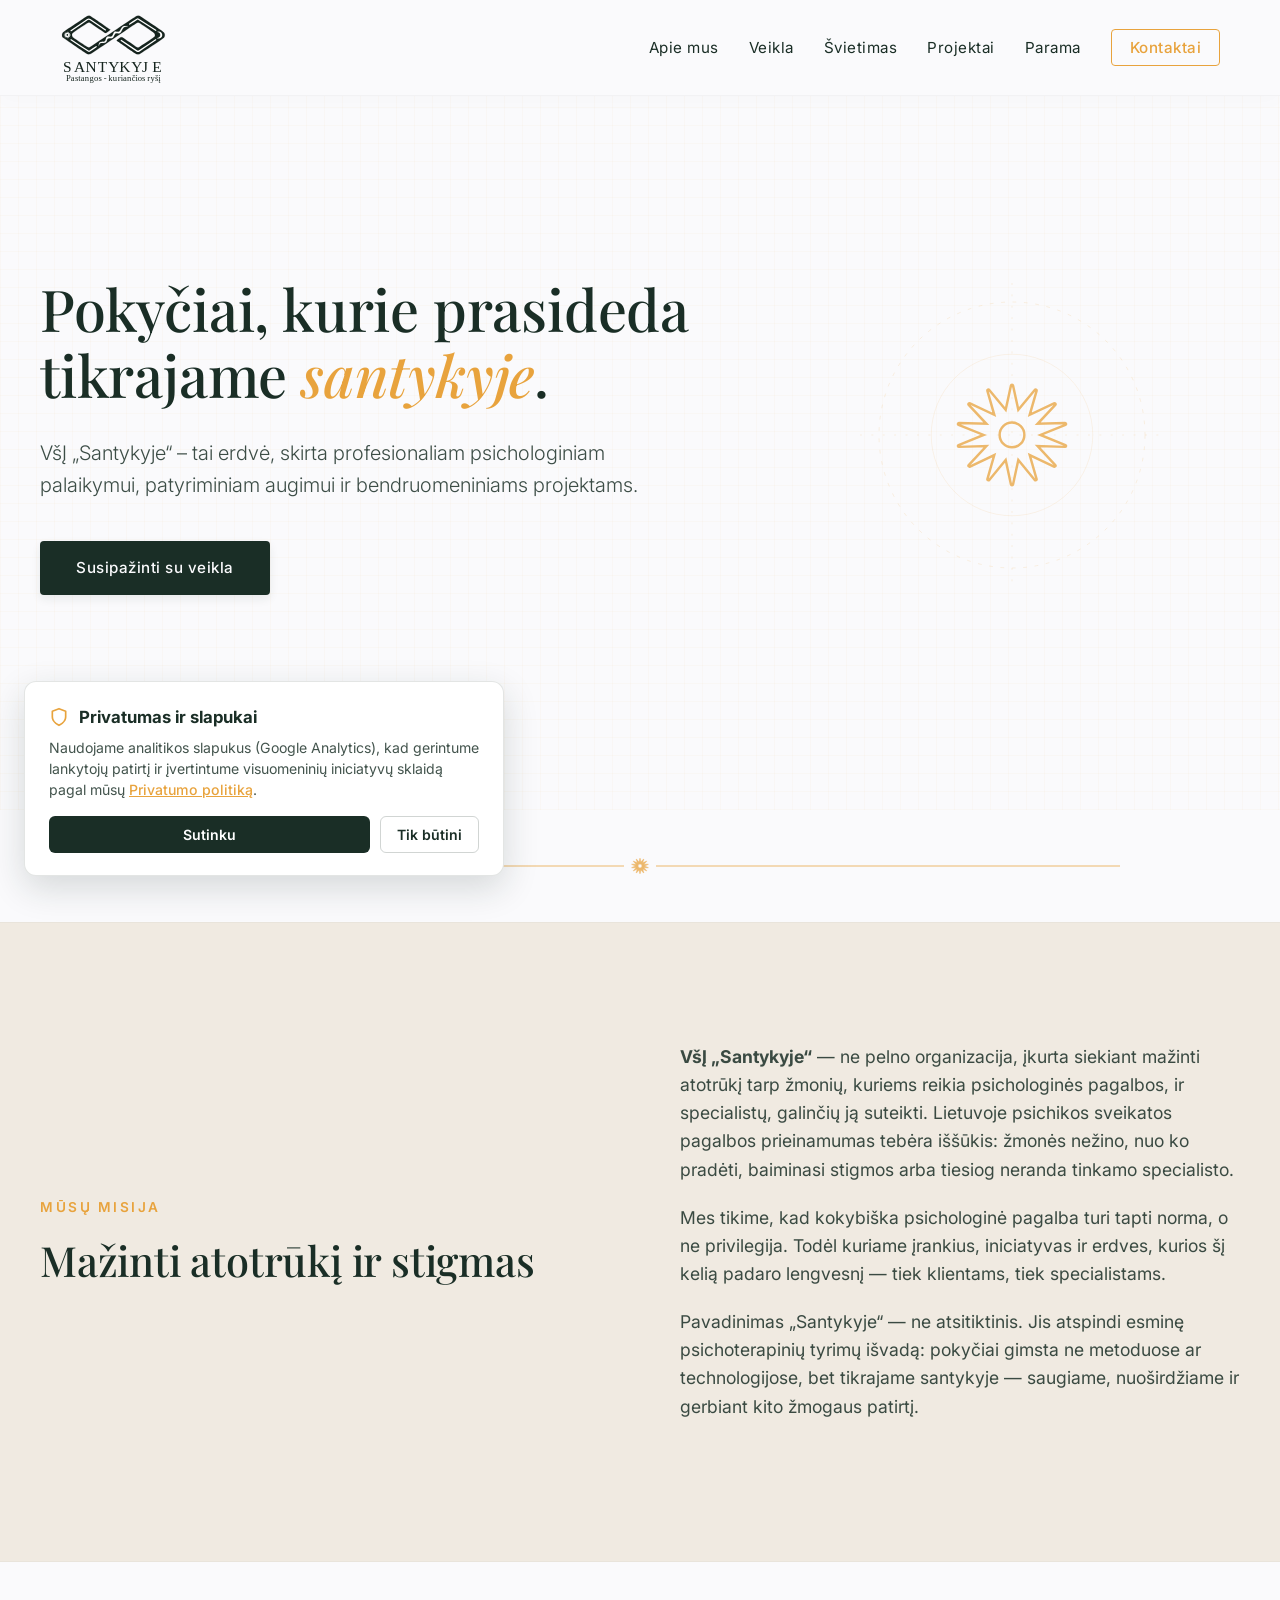
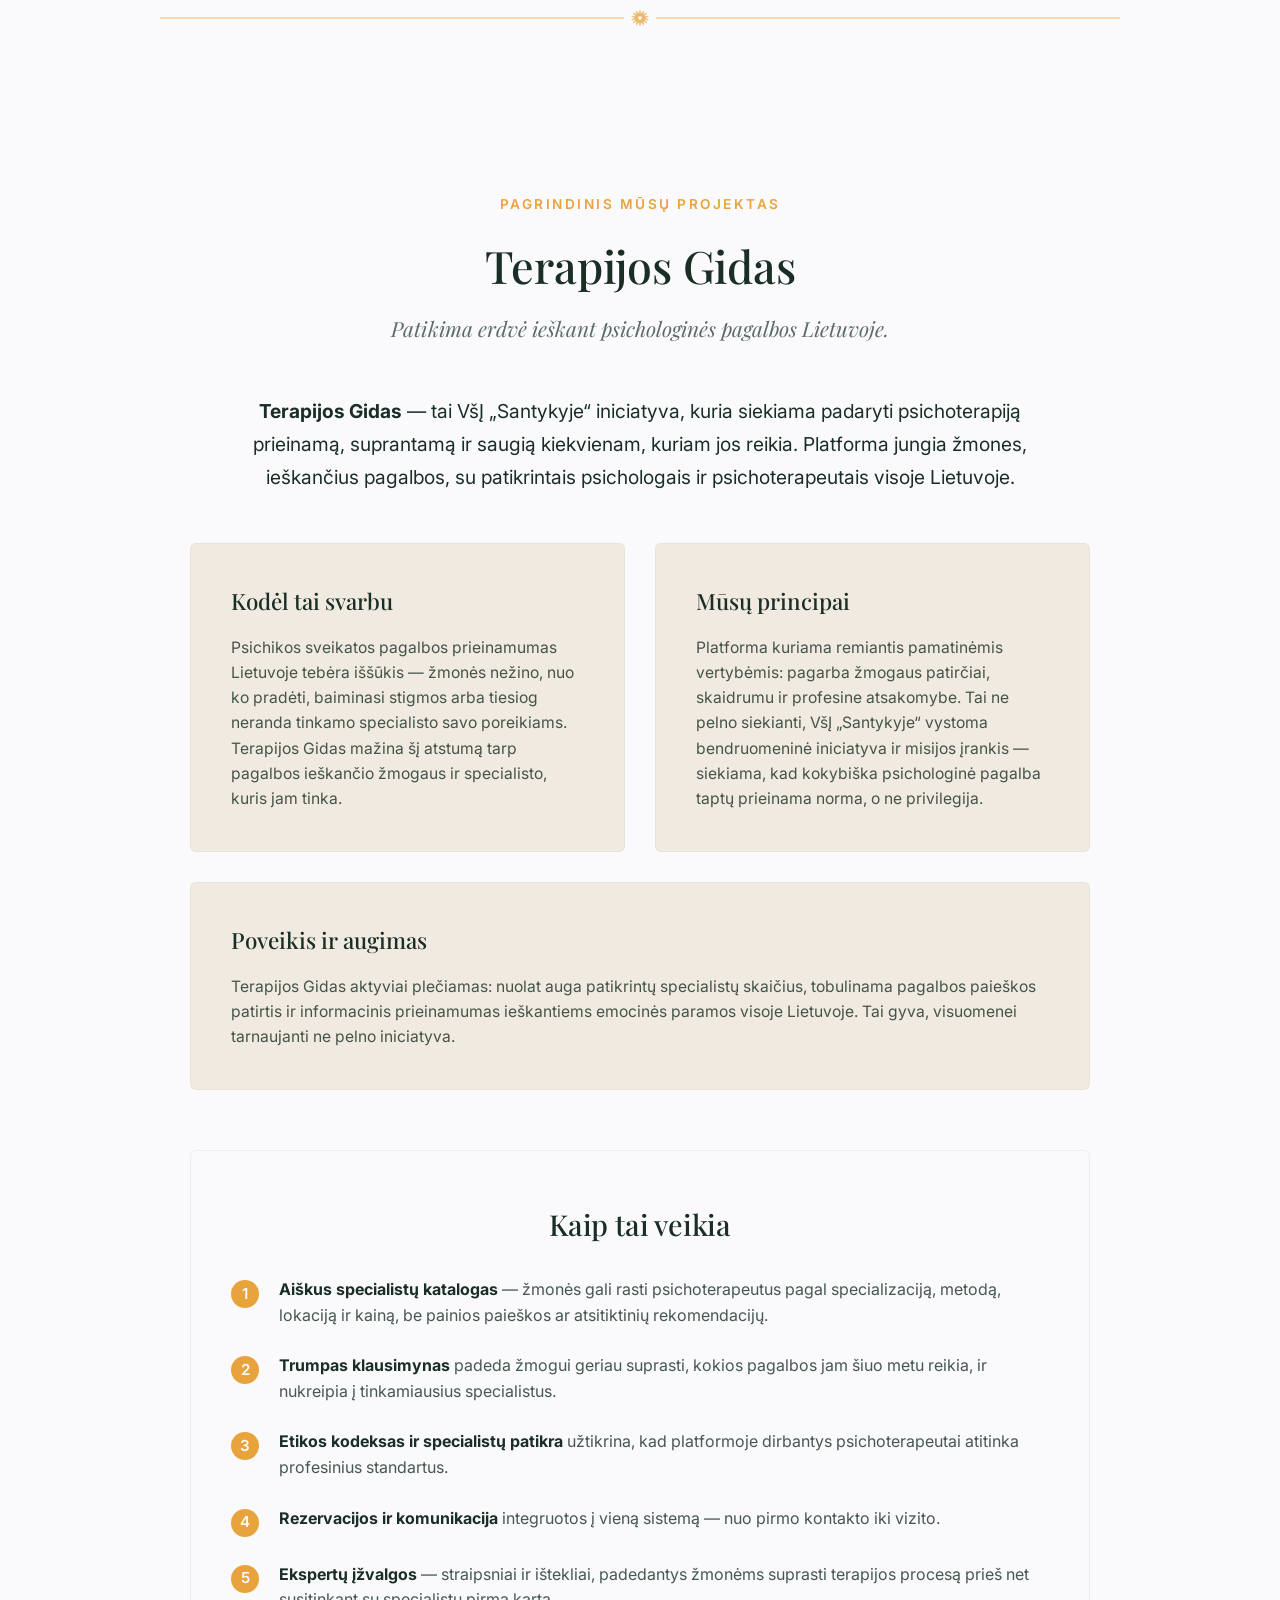
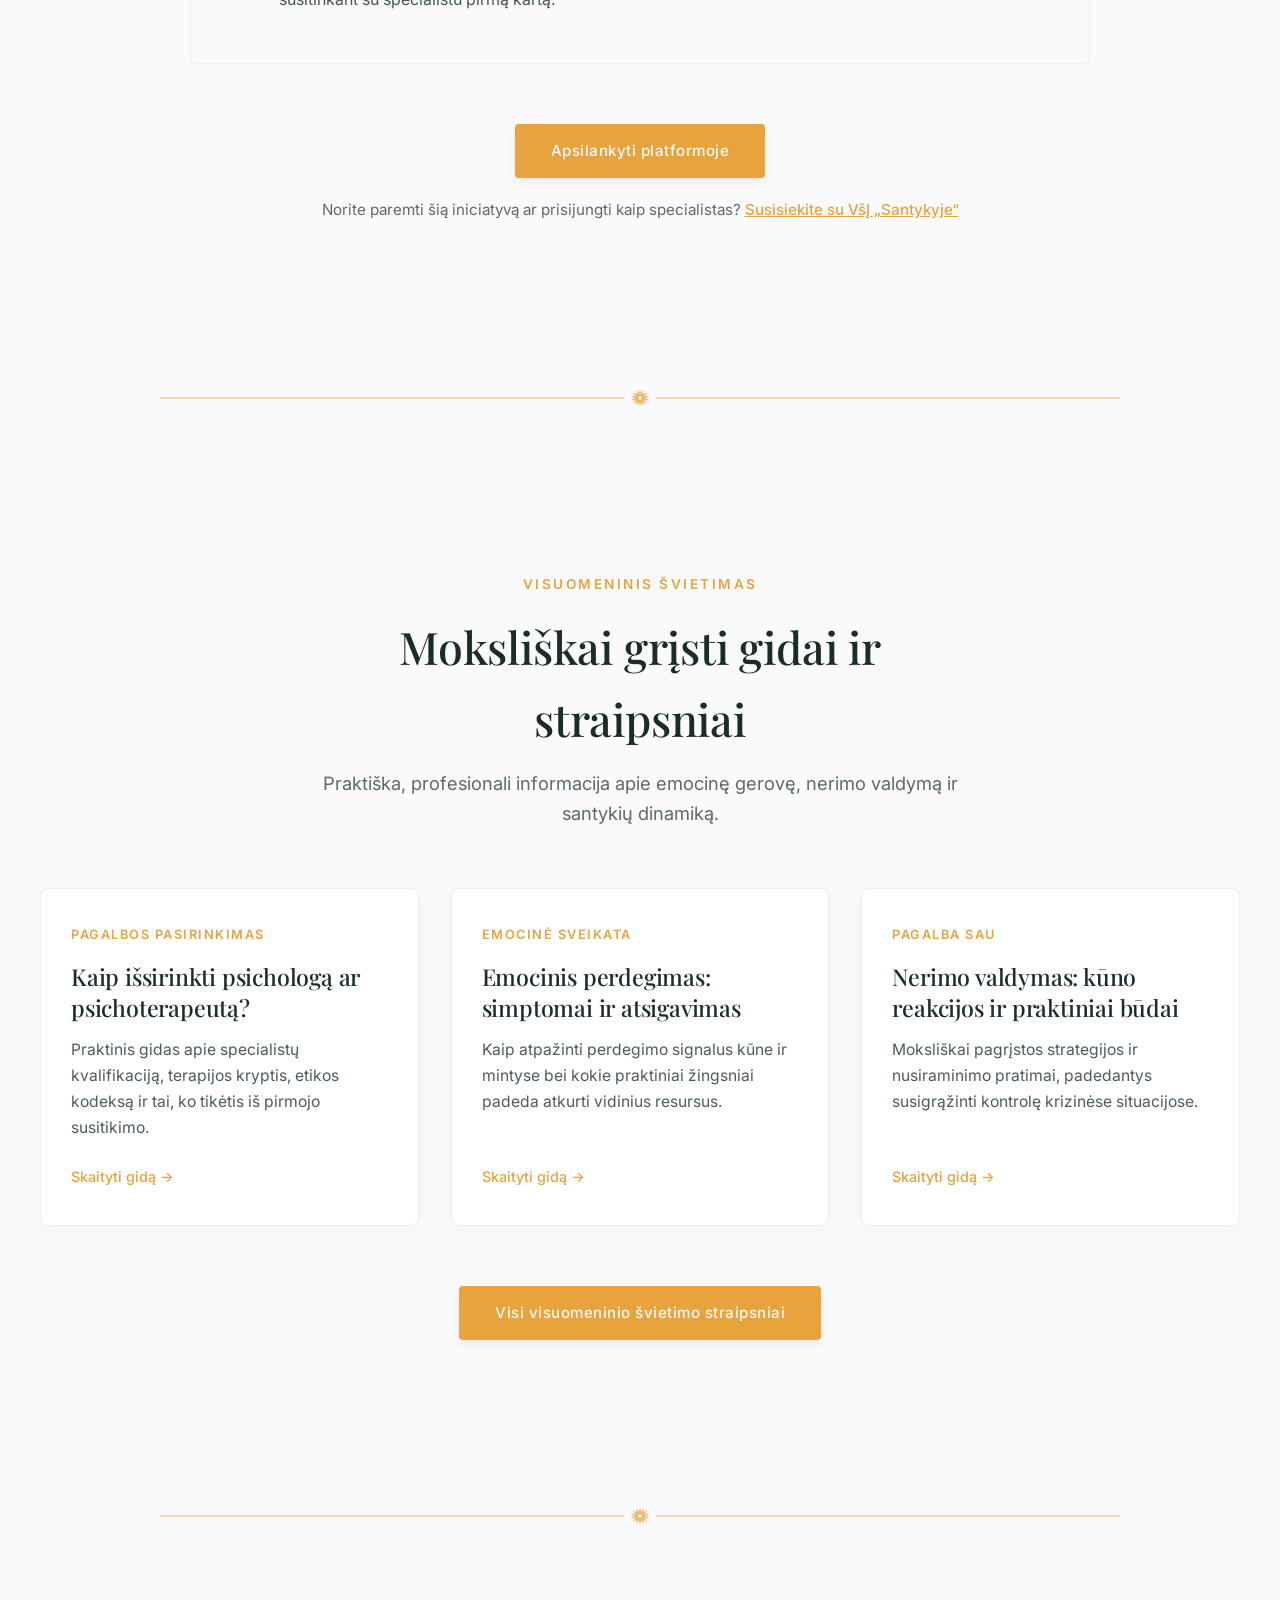
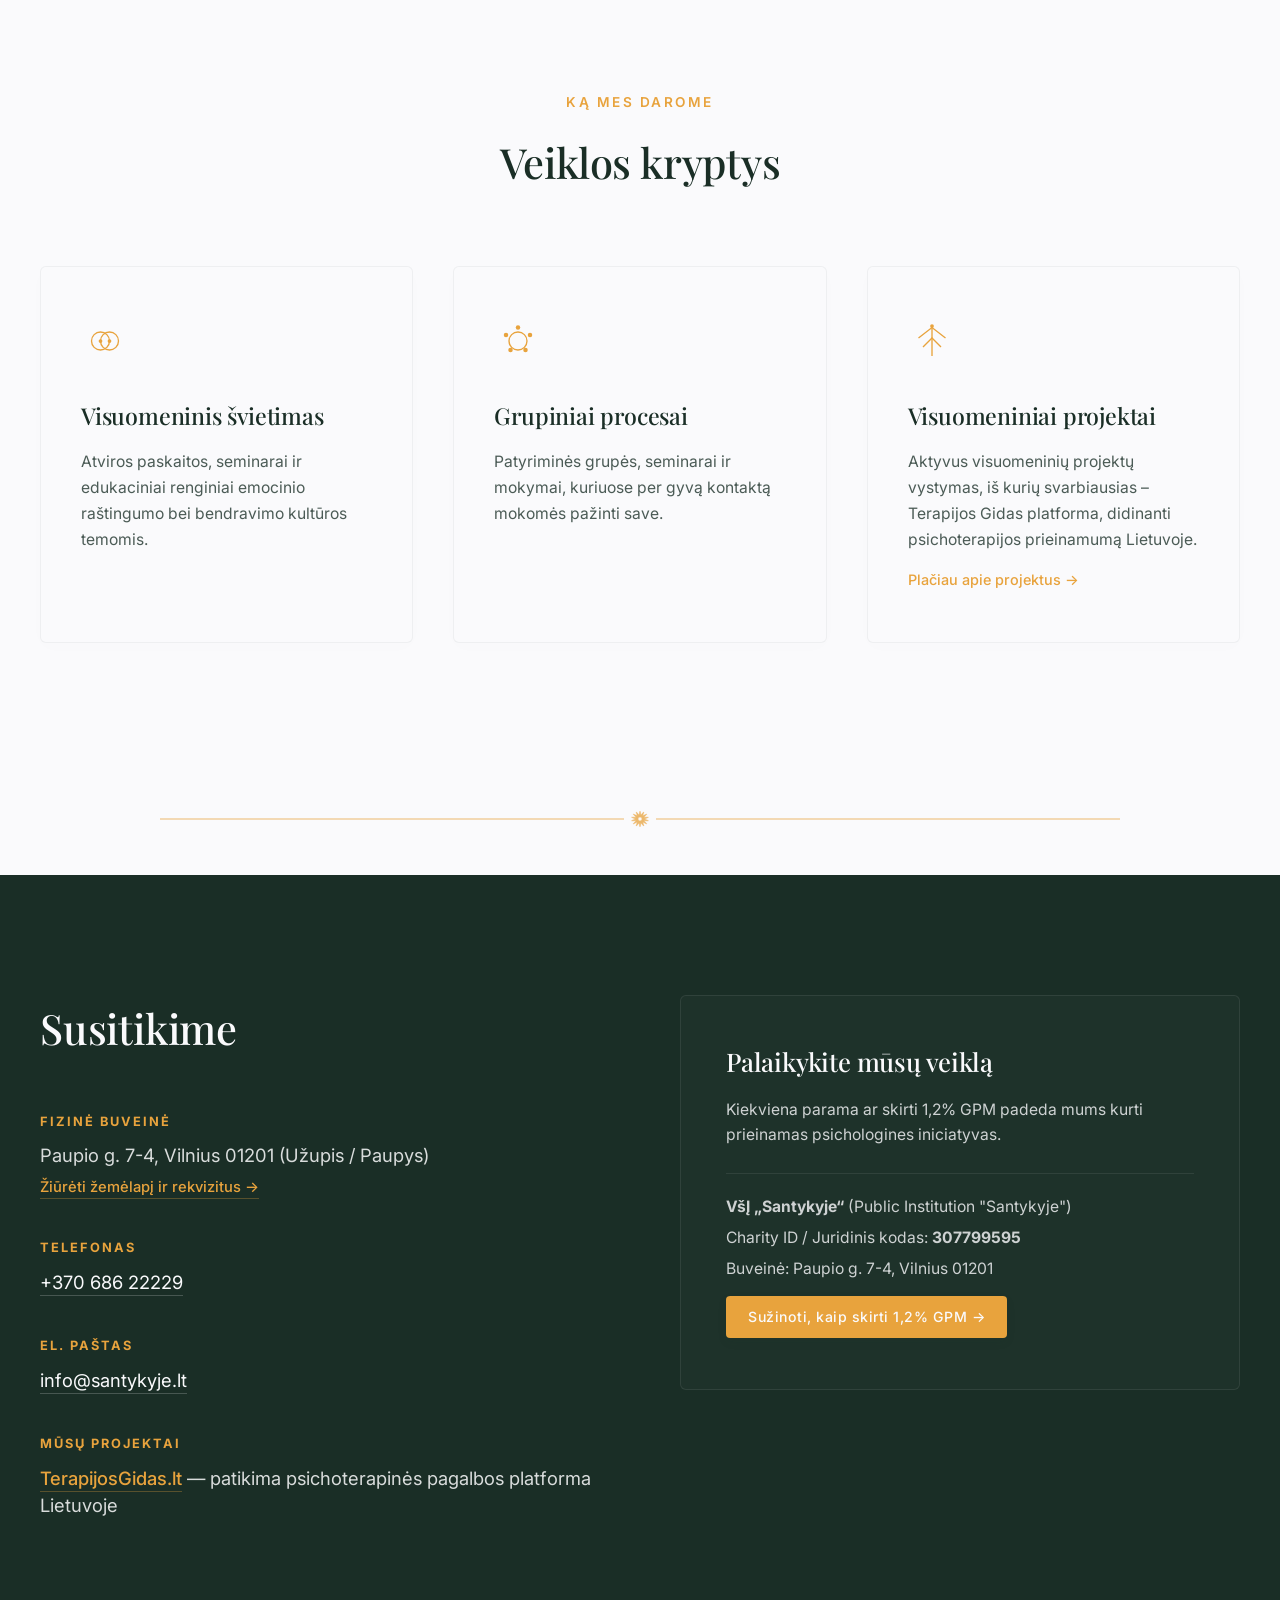
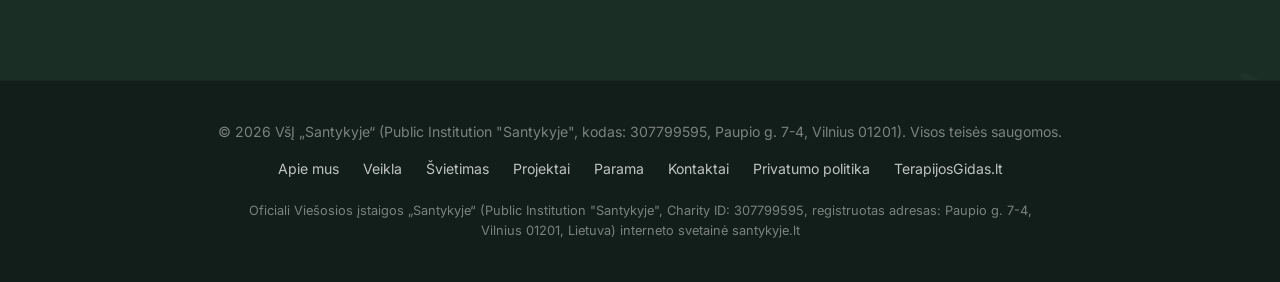
<file: index.html>
<!DOCTYPE html>
<html lang="lt">
<head>
    <meta charset="UTF-8">
    <!-- Google Analytics 4 (GA4) with Google Consent Mode v2 -->
    <script src="analytics.js"></script>
    <script async src="https://www.googletagmanager.com/gtag/js?id=G-ZPH6WLMYG9"></script>
    <meta name="viewport" content="width=device-width, initial-scale=1.0">
    <title>VšĮ Santykyje — Erdvė būti, augti ir susitikti</title>
    <link rel="icon" type="image/svg+xml" href="logo.svg">
    <meta name="description" content="VšĮ „Santykyje“ – patyriminės grupės, edukaciniai seminarai, visuomeninis švietimas ir bendruomeniniai NVO projektai Vilniuje, Užupyje. Terapijos Gidas iniciatyva.">
    <meta name="keywords" content="Santykyje, VšĮ Santykyje, psichoterapija, psichologinė pagalba, Terapijos Gidas, patyriminės grupės, psichologai, Užupis, Vilnius, geštalto terapija">
    <meta name="robots" content="index, follow">
    
    <!-- Open Graph / Facebook -->
    <meta property="og:type" content="website">
    <meta property="og:url" content="https://santykyje.lt/">
    <meta property="og:title" content="VšĮ Santykyje — Erdvė būti, augti ir susitikti">
    <meta property="og:description" content="Profesionalus psichologinis palaikymas, patyriminės grupės, seminarai ir visuomeniniai projektai. Terapijos Gidas – patikima erdvė ieškant pagalbos.">
    <meta property="og:image" content="https://santykyje.lt/Santykyje.png">

    <!-- Twitter -->
    <meta property="twitter:card" content="summary_large_image">
    <meta property="twitter:url" content="https://santykyje.lt/">
    <meta property="twitter:title" content="VšĮ Santykyje — Erdvė būti, augti ir susitikti">
    <meta property="twitter:description" content="Profesionalus psichologinis palaikymas, patyriminės grupės, seminarai ir visuomeniniai projektai. Terapijos Gidas – patikima erdvė ieškant pagalbos.">
    <meta property="twitter:image" content="https://santykyje.lt/Santykyje.png">
    
    <link rel="canonical" href="https://santykyje.lt/">

    <link rel="preconnect" href="https://fonts.googleapis.com">
    <link rel="preconnect" href="https://fonts.gstatic.com" crossorigin>
    <link href="https://fonts.googleapis.com/css2?family=Inter:wght@300;400;500;600&family=Playfair+Display:ital,wght@0,400;0,500;0,600;1,400&display=swap" rel="stylesheet">
    <link rel="stylesheet" href="style.css">

    <!-- Structured Data (JSON-LD) for Search Engines & AI Models -->
    <script type="application/ld+json">
    {
      "@context": "https://schema.org",
      "@type": "NGO",
      "name": "VšĮ Santykyje",
      "alternateName": [
        "Viešoji įstaiga „Santykyje“",
        "Public Institution \"Santykyje\""
      ],
      "url": "https://santykyje.lt",
      "logo": "https://santykyje.lt/logo.svg",
      "image": "https://santykyje.lt/Santykyje.png",
      "description": "Profesionalus psichologinis palaikymas, patyriminės grupės, seminarai ir visuomeniniai projektai Vilniuje.",
      "address": {
        "@type": "PostalAddress",
        "streetAddress": "Paupio g. 7-4",
        "addressLocality": "Vilnius",
        "postalCode": "01201",
        "addressRegion": "Vilniaus m. sav.",
        "addressCountry": "LT"
      },
      "telephone": "+37068622229",
      "email": "info@santykyje.lt",
      "taxID": "307799595",
      "sameAs": [
        "https://terapijosgidas.lt"
      ]
    }
    </script>
</head>
<body>
    <!-- Hidden SVG Defs for Reusable Saulutė Symbol -->
    <svg style="display:none" aria-hidden="true">
        <defs>
            <symbol id="saulute" viewBox="-30 -30 60 60">
                <g transform="translate(-969.774, -870)">
                    <path d="M969.274,845.955c0.047,-0.216 0.256,-0.372 0.5,-0.372c0.243,0 0.452,0.156 0.5,0.372l2.572,11.828l7.978,-9.645c0.146,-0.176 0.409,-0.235 0.628,-0.139c0.219,0.096 0.333,0.318 0.272,0.532l-3.343,11.668l11.804,-5.551c0.216,-0.102 0.481,-0.05 0.633,0.122c0.152,0.172 0.148,0.418 -0.01,0.586l-8.596,9.197l13.292,-0.359c0.243,-0.007 0.457,0.144 0.512,0.359c0.054,0.215 -0.067,0.435 -0.289,0.524l-12.147,4.905l12.147,4.905c0.222,0.09 0.343,0.309 0.289,0.524c-0.054,0.215 -0.268,0.365 -0.512,0.359l-13.292,-0.359l8.596,9.197c0.157,0.168 0.161,0.414 0.01,0.586c-0.152,0.172 -0.417,0.223 -0.633,0.122l-11.804,-5.551l3.343,11.668c0.061,0.213 -0.053,0.436 -0.272,0.532c-0.219,0.096 -0.482,0.037 -0.628,-0.139l-7.978,-9.645l-2.572,11.828c-0.047,0.216 -0.256,0.372 -0.5,0.372c-0.243,0 -0.452,-0.156 -0.5,-0.372l-2.572,-11.828l-7.978,9.645c-0.146,0.176 -0.409,0.235 -0.628,0.139c-0.219,-0.096 -0.333,-0.318 -0.272,-0.532l3.343,-11.668l-11.804,5.551c-0.216,0.102 -0.481,0.05 -0.633,-0.122c-0.152,-0.172 -0.148,-0.418 0.01,-0.586l8.596,-9.197l-13.292,0.359c-0.243,0.007 -0.457,-0.144 -0.512,-0.359c-0.054,-0.215 0.067,-0.435 0.289,-0.524l12.147,-4.905l-12.147,-4.905c-0.222,-0.09 -0.343,-0.309 -0.289,-0.524c0.054,-0.215 0.268,-0.365 0.512,-0.359l13.292,0.359l-8.596,-9.197c-0.157,-0.168 -0.161,-0.414 -0.01,-0.586c0.152,-0.172 0.417,-0.223 0.633,-0.122l11.804,5.551l-3.343,-11.668c-0.061,-0.213 0.053,-0.436 0.272,-0.532c0.219,-0.096 0.482,-0.037 0.628,0.139l7.978,9.645l2.572,-11.828Zm0.5,18.022c-3.315,0 -6.006,2.691 -6.006,6.006c0,3.315 2.691,6.006 6.006,6.006c3.315,0 6.006,-2.691 6.006,-6.006c0,-3.315 -2.691,-6.006 -6.006,-6.006Z" />
                </g>
            </symbol>
        </defs>
    </svg>

    <header>
        <div class="nav-container">
            <div class="logo">
                <a href="index.html"><img src="logo.svg" alt="VšĮ Santykyje"></a>
            </div>
            <nav>
                <ul>
                    <li><a href="apie.html">Apie mus</a></li>
                    <li><a href="veikla.html">Veikla</a></li>
                    <li><a href="straipsniai.html">Švietimas</a></li>
                    <li><a href="projektai.html">Projektai</a></li>
                    <li><a href="parama.html">Parama</a></li>
                    <li><a href="kontaktai.html" class="cta-nav">Kontaktai</a></li>
                </ul>
            </nav>
        </div>
    </header>

    <section class="hero">
        <div class="hero-container">
            <div class="hero-text-block">
                <h1>Pokyčiai, kurie prasideda tikrajame <em>santykyje</em>.</h1>
                <p>VšĮ „Santykyje“ – tai erdvė, skirta profesionaliam psichologiniam palaikymui, patyriminiam augimui ir bendruomeniniams projektams.</p>
                <a href="veikla.html" class="btn">Susipažinti su veikla</a>
            </div>
            <div class="hero-graphic-block">
                <!-- Large Modern Rotating Baltic Star (Saulutė) -->
                <svg class="hero-star-graphic" viewBox="-200 -200 400 400" width="100%" height="100%" aria-hidden="true">
                    <g class="rotating-group">
                        <!-- Concentric geometric circles for blueprint alignment look -->
                        <circle cx="0" cy="0" r="140" stroke="#E8A33D" stroke-width="0.75px" stroke-dasharray="4 8" opacity="0.2" fill="none" />
                        <circle cx="0" cy="0" r="85" stroke="#E8A33D" stroke-width="0.75px" opacity="0.15" fill="none" />
                        <line x1="-160" y1="0" x2="160" y2="0" stroke="#E8A33D" stroke-width="0.75px" stroke-dasharray="2 10" opacity="0.2" />
                        <line x1="0" y1="-160" x2="0" y2="160" stroke="#E8A33D" stroke-width="0.75px" stroke-dasharray="2 10" opacity="0.2" />
                        
                        <!-- High-fidelity vector Baltic Star scaled and centered via <use> -->
                        <use href="#saulute" x="-65" y="-65" width="130" height="130" fill="none" stroke="#E8A33D" stroke-width="1.2px" opacity="0.75" />
                    </g>
                </svg>
            </div>
        </div>
    </section>

    <!-- Modern Baltic Star Divider -->
    <div class="divider-container">
        <svg class="baltic-divider" viewBox="-600 -20 1200 40" width="100%" height="32px" aria-hidden="true">
            <line x1="-600" y1="0" x2="-20" y2="0" />
            <line x1="20" y1="0" x2="600" y2="0" />
            <use href="#saulute" x="-12" y="-12" width="24" height="24" fill="#E8A33D" />
        </svg>
    </div>

    <section class="philosophy fade-up" id="apie">
        <div class="section-container">
            <div class="philosophy-grid">
                <div>
                    <span class="section-tag">Mūsų misija</span>
                    <h2>Mažinti atotrūkį ir stigmas</h2>
                </div>
                <div class="philosophy-text">
                    <p><strong>VšĮ „Santykyje“</strong> — ne pelno organizacija, įkurta siekiant mažinti atotrūkį tarp žmonių, kuriems reikia psichologinės pagalbos, ir specialistų, galinčių ją suteikti. Lietuvoje psichikos sveikatos pagalbos prieinamumas tebėra iššūkis: žmonės nežino, nuo ko pradėti, baiminasi stigmos arba tiesiog neranda tinkamo specialisto.</p>
                    <p>Mes tikime, kad kokybiška psichologinė pagalba turi tapti norma, o ne privilegija. Todėl kuriame įrankius, iniciatyvas ir erdves, kurios šį kelią padaro lengvesnį — tiek klientams, tiek specialistams.</p>
                    <p>Pavadinimas „Santykyje“ — ne atsitiktinis. Jis atspindi esminę psichoterapinių tyrimų išvadą: pokyčiai gimsta ne metoduose ar technologijose, bet tikrajame santykyje — saugiame, nuoširdžiame ir gerbiant kito žmogaus patirtį.</p>
                </div>
            </div>
        </div>
    </section>

    <!-- Modern Baltic Star Divider -->
    <div class="divider-container">
        <svg class="baltic-divider" viewBox="-600 -20 1200 40" width="100%" height="32px" aria-hidden="true">
            <line x1="-600" y1="0" x2="-20" y2="0" />
            <line x1="20" y1="0" x2="600" y2="0" />
            <use href="#saulute" x="-12" y="-12" width="24" height="24" fill="#E8A33D" />
        </svg>
    </div>

    <!-- Featured Project: Terapijos Gidas -->
    <section class="project-feature fade-up" id="projektas">
        <div class="section-container">
            <div class="project-header">
                <span class="section-tag">Pagrindinis mūsų projektas</span>
                <h2>Terapijos Gidas</h2>
                <p class="project-subtitle">Patikima erdvė ieškant psichologinės pagalbos Lietuvoje.</p>
            </div>
            
            <div class="project-intro">
                <p><strong>Terapijos Gidas</strong> — tai VšĮ „Santykyje“ iniciatyva, kuria siekiama padaryti psichoterapiją prieinamą, suprantamą ir saugią kiekvienam, kuriam jos reikia. Platforma jungia žmones, ieškančius pagalbos, su patikrintais psichologais ir psichoterapeutais visoje Lietuvoje.</p>
            </div>

            <div class="project-details-grid">
                <div class="project-detail-card">
                    <h4>Kodėl tai svarbu</h4>
                    <p>Psichikos sveikatos pagalbos prieinamumas Lietuvoje tebėra iššūkis — žmonės nežino, nuo ko pradėti, baiminasi stigmos arba tiesiog neranda tinkamo specialisto savo poreikiams. Terapijos Gidas mažina šį atstumą tarp pagalbos ieškančio žmogaus ir specialisto, kuris jam tinka.</p>
                </div>
                
                <div class="project-detail-card">
                    <h4>Mūsų principai</h4>
                    <p>Platforma kuriama remiantis pamatinėmis vertybėmis: pagarba žmogaus patirčiai, skaidrumu ir profesine atsakomybe. Tai ne pelno siekianti, VšĮ „Santykyje“ vystoma bendruomeninė iniciatyva ir misijos įrankis — siekiama, kad kokybiška psichologinė pagalba taptų prieinama norma, o ne privilegija.</p>
                </div>

                <div class="project-detail-card full-width">
                    <h4>Poveikis ir augimas</h4>
                    <p>Terapijos Gidas aktyviai plečiamas: nuolat auga patikrintų specialistų skaičius, tobulinama pagalbos paieškos patirtis ir informacinis prieinamumas ieškantiems emocinės paramos visoje Lietuvoje. Tai gyva, visuomenei tarnaujanti ne pelno iniciatyva.</p>
                </div>
            </div>

            <div class="project-how-it-works">
                <h3>Kaip tai veikia</h3>
                <ul class="how-it-works-list">
                    <li>
                        <span class="step-num">1</span>
                        <div>
                            <strong>Aiškus specialistų katalogas</strong> — žmonės gali rasti psichoterapeutus pagal specializaciją, metodą, lokaciją ir kainą, be painios paieškos ar atsitiktinių rekomendacijų.
                        </div>
                    </li>
                    <li>
                        <span class="step-num">2</span>
                        <div>
                            <strong>Trumpas klausimynas</strong> padeda žmogui geriau suprasti, kokios pagalbos jam šiuo metu reikia, ir nukreipia į tinkamiausius specialistus.
                        </div>
                    </li>
                    <li>
                        <span class="step-num">3</span>
                        <div>
                            <strong>Etikos kodeksas ir specialistų patikra</strong> užtikrina, kad platformoje dirbantys psichoterapeutai atitinka profesinius standartus.
                        </div>
                    </li>
                    <li>
                        <span class="step-num">4</span>
                        <div>
                            <strong>Rezervacijos ir komunikacija</strong> integruotos į vieną sistemą — nuo pirmo kontakto iki vizito.
                        </div>
                    </li>
                    <li>
                        <span class="step-num">5</span>
                        <div>
                            <strong>Ekspertų įžvalgos</strong> — straipsniai ir ištekliai, padedantys žmonėms suprasti terapijos procesą prieš net susitinkant su specialistu pirmą kartą.
                        </div>
                    </li>
                </ul>
            </div>

            <div class="project-cta-block">
                <a href="https://terapijosgidas.lt" target="_blank" rel="noopener" class="btn btn-amber">Apsilankyti platformoje</a>
                <p class="cta-subtext">Norite paremti šią iniciatyvą ar prisijungti kaip specialistas? <a href="kontaktai.html">Susisiekite su VšĮ „Santykyje“</a></p>
            </div>
        </div>
    </section>

    <!-- Modern Baltic Star Divider -->
    <div class="divider-container">
        <svg class="baltic-divider" viewBox="-600 -20 1200 40" width="100%" height="32px" aria-hidden="true">
            <line x1="-600" y1="0" x2="-20" y2="0" />
            <line x1="20" y1="0" x2="600" y2="0" />
            <use href="#saulute" x="-12" y="-12" width="24" height="24" fill="#E8A33D" />
        </svg>
    </div>

    <!-- Articles Preview Section -->
    <section class="articles-section fade-up" id="straipsniai">
        <div class="section-container">
            <div class="articles-header">
                <span class="section-tag">Visuomeninis švietimas</span>
                <h2>Moksliškai grįsti gidai ir straipsniai</h2>
                <p class="articles-subtitle">Praktiška, profesionali informacija apie emocinę gerovę, nerimo valdymą ir santykių dinamiką.</p>
            </div>
            
            <div class="articles-grid">
                <div class="article-card">
                    <span class="article-category">Pagalbos pasirinkimas</span>
                    <h3>Kaip išsirinkti psichologą ar psichoterapeutą?</h3>
                    <p>Praktinis gidas apie specialistų kvalifikaciją, terapijos kryptis, etikos kodeksą ir tai, ko tikėtis iš pirmojo susitikimo.</p>
                    <a href="kaip-issirinkti-psichologa.html" class="article-link">Skaityti gidą &rarr;</a>
                </div>
                
                <div class="article-card">
                    <span class="article-category">Emocinė sveikata</span>
                    <h3>Emocinis perdegimas: simptomai ir atsigavimas</h3>
                    <p>Kaip atpažinti perdegimo signalus kūne ir mintyse bei kokie praktiniai žingsniai padeda atkurti vidinius resursus.</p>
                    <a href="emocinis-perdegimas.html" class="article-link">Skaityti gidą &rarr;</a>
                </div>
                
                <div class="article-card">
                    <span class="article-category">Pagalba sau</span>
                    <h3>Nerimo valdymas: kūno reakcijos ir praktiniai būdai</h3>
                    <p>Moksliškai pagrįstos strategijos ir nusiraminimo pratimai, padedantys susigrąžinti kontrolę krizinėse situacijose.</p>
                    <a href="nerimo-valdymas.html" class="article-link">Skaityti gidą &rarr;</a>
                </div>
            </div>
            
            <div class="articles-cta">
                <a href="straipsniai.html" class="btn btn-amber">Visi visuomeninio švietimo straipsniai</a>
            </div>
        </div>
    </section>

    <!-- Modern Baltic Star Divider -->
    <div class="divider-container">
        <svg class="baltic-divider" viewBox="-600 -20 1200 40" width="100%" height="32px" aria-hidden="true">
            <line x1="-600" y1="0" x2="-20" y2="0" />
            <line x1="20" y1="0" x2="600" y2="0" />
            <use href="#saulute" x="-12" y="-12" width="24" height="24" fill="#E8A33D" />
        </svg>
    </div>

    <section class="services fade-up" id="veiklos">
        <div class="section-container">
            <div class="services-header">
                <span class="section-tag">Ką mes darome</span>
                <h2>Veiklos kryptys</h2>
            </div>
            <div class="grid-three">
                <div class="card">
                    <!-- Harmonized Baltic Line Icon for Individual Meetings -->
                    <span class="card-icon">
                        <svg viewBox="0 0 64 64" width="48" height="48" fill="none" stroke="currentColor" stroke-width="1.8" aria-hidden="true">
                            <circle cx="26" cy="32" r="12" />
                            <circle cx="38" cy="32" r="12" />
                            <circle cx="26" cy="32" r="2.5" fill="currentColor" stroke="none" />
                            <circle cx="38" cy="32" r="2.5" fill="currentColor" stroke="none" />
                        </svg>
                    </span>
                    <h3>Visuomeninis švietimas</h3>
                    <p>Atviros paskaitos, seminarai ir edukaciniai renginiai emocinio raštingumo bei bendravimo kultūros temomis.</p>
                </div>
                <div class="card">
                    <!-- Harmonized Baltic Line Icon for Group Processes -->
                    <span class="card-icon">
                        <svg viewBox="0 0 64 64" width="48" height="48" fill="none" stroke="currentColor" stroke-width="1.8" aria-hidden="true">
                            <circle cx="32" cy="32" r="12" />
                            <circle cx="32" cy="14" r="3" fill="currentColor" stroke="none" />
                            <circle cx="48" cy="24" r="3" fill="currentColor" stroke="none" />
                            <circle cx="42" cy="44" r="3" fill="currentColor" stroke="none" />
                            <circle cx="22" cy="44" r="3" fill="currentColor" stroke="none" />
                            <circle cx="16" cy="24" r="3" fill="currentColor" stroke="none" />
                        </svg>
                    </span>
                    <h3>Grupiniai procesai</h3>
                    <p>Patyriminės grupės, seminarai ir mokymai, kuriuose per gyvą kontaktą mokomės pažinti save.</p>
                </div>
                <div class="card">
                    <!-- Harmonized Baltic Line Icon for NVO / Public Projects -->
                    <span class="card-icon">
                        <svg viewBox="0 0 64 64" width="48" height="48" fill="none" stroke="currentColor" stroke-width="1.8" aria-hidden="true">
                            <path d="M32,52 L32,12" />
                            <path d="M20,40 L32,28 L44,40" />
                            <path d="M14,28 L32,14 L50,28" />
                            <circle cx="32" cy="12" r="2.5" fill="currentColor" stroke="none" />
                        </svg>
                    </span>
                    <h3>Visuomeniniai projektai</h3>
                    <p>Aktyvus visuomeninių projektų vystymas, iš kurių svarbiausias – Terapijos Gidas platforma, didinanti psichoterapijos prieinamumą Lietuvoje.</p>
                    <a href="projektai.html" style="display: inline-block; margin-top: 15px; font-size: 0.9rem; color: #E8A33D; font-weight: 500; text-decoration: none; border-bottom: 1px solid transparent; transition: border-color 0.2s;" onmouseover="this.style.borderBottomColor='#E8A33D'" onmouseout="this.style.borderBottomColor='transparent'">Plačiau apie projektus &rarr;</a>
                </div>
            </div>
        </div>
    </section>

    <!-- Modern Baltic Star Divider -->
    <div class="divider-container">
        <svg class="baltic-divider" viewBox="-600 -20 1200 40" width="100%" height="32px" aria-hidden="true">
            <line x1="-600" y1="0" x2="-20" y2="0" />
            <line x1="20" y1="0" x2="600" y2="0" />
            <use href="#saulute" x="-12" y="-12" width="24" height="24" fill="#E8A33D" />
        </svg>
    </div>

    <section class="contact fade-up" id="kontaktai">
        <!-- Subtle Baltic Star Watermark in the background -->
        <svg class="contact-watermark" aria-hidden="true" viewBox="-30 -30 60 60">
            <use href="#saulute" fill="#FAFAFC" />
        </svg>
        <div class="section-container" style="position: relative; z-index: 2;">
            <div class="contact-grid">
                <div>
                    <h2>Susitikime</h2>
                    <div class="info-block">
                        <h4>Fizinė buveinė</h4>
                        <address>Paupio g. 7-4, Vilnius 01201 (Užupis / Paupys)</address>
                        <p style="margin-top: 6px; font-size: 0.92rem;"><a href="kontaktai.html" class="text-link">Žiūrėti žemėlapį ir rekvizitus &rarr;</a></p>
                    </div>
                    <div class="info-block">
                        <h4>Telefonas</h4>
                        <p><a href="tel:+37068622229">+370 686 22229</a></p>
                    </div>
                    <div class="info-block">
                        <h4>El. paštas</h4>
                        <p><a href="mailto:info@santykyje.lt">info@santykyje.lt</a></p>
                    </div>
                    <div class="info-block">
                        <h4>Mūsų projektai</h4>
                        <p><a href="https://terapijosgidas.lt" target="_blank" rel="noopener" class="text-link">TerapijosGidas.lt</a> — patikima psichoterapinės pagalbos platforma Lietuvoje</p>
                    </div>
                </div>
                <div>
                    <div class="support-box">
                        <h3>Palaikykite mūsų veiklą</h3>
                        <p>Kiekviena parama ar skirti 1,2% GPM padeda mums kurti prieinamas psichologines iniciatyvas.</p>
                        <div class="support-details">
                            <p><strong>VšĮ „Santykyje“</strong> (Public Institution "Santykyje")</p>
                            <p>Charity ID / Juridinis kodas: <strong>307799595</strong></p>
                            <p>Buveinė: Paupio g. 7-4, Vilnius 01201</p>
                            <p style="margin-top: 15px;"><a href="parama.html" class="btn" style="background-color: #E8A33D; color: #FAFAFC; padding: 10px 22px; font-size: 0.88rem;">Sužinoti, kaip skirti 1,2% GPM &rarr;</a></p>
                        </div>
                    </div>
                </div>
            </div>
        </div>
    </section>

    <footer>
        <div class="footer-container" style="flex-direction: column; gap: 15px; text-align: center;">
            <p>&copy; 2026 VšĮ „Santykyje“ (Public Institution "Santykyje", kodas: 307799595, Paupio g. 7-4, Vilnius 01201). Visos teisės saugomos.</p>
            <p>
                <a href="apie.html" style="margin: 0 10px;">Apie mus</a>
                <a href="veikla.html" style="margin: 0 10px;">Veikla</a>
                <a href="straipsniai.html" style="margin: 0 10px;">Švietimas</a>
                <a href="projektai.html" style="margin: 0 10px;">Projektai</a>
                <a href="parama.html" style="margin: 0 10px;">Parama</a>
                <a href="kontaktai.html" style="margin: 0 10px;">Kontaktai</a>
                <a href="privatumo-politika.html" style="margin: 0 10px;">Privatumo politika</a>
                <a href="https://terapijosgidas.lt" target="_blank" rel="noopener" style="margin: 0 10px;">TerapijosGidas.lt</a>
            </p>
            <p style="font-size: 0.8rem; color: rgba(250,250,252,0.45); max-width: 800px; margin: 5px auto 0 auto;">
                Oficiali Viešosios įstaigos „Santykyje“ (Public Institution "Santykyje", Charity ID: 307799595, registruotas adresas: Paupio g. 7-4, Vilnius 01201, Lietuva) interneto svetainė santykyje.lt
            </p>
        </div>
    </footer>

    <script>
        // Scroll to the top and clean hash on page refresh
        if (performance.getEntriesByType("navigation")[0].type === "reload") {
            if (window.location.hash) {
                history.replaceState(null, document.title, window.location.pathname + window.location.search);
            }
            window.scrollTo(0, 0);
        }

        // Scroll Entry Animations trigger
        document.addEventListener("DOMContentLoaded", function() {
            const observer = new IntersectionObserver((entries) => {
                entries.forEach(entry => {
                    if (entry.isIntersecting) {
                        entry.target.classList.add("visible");
                    }
                });
            }, { threshold: 0.08 });
            
            document.querySelectorAll(".fade-up").forEach(el => observer.observe(el));
        });
    </script>
</body>
</html>
</file>
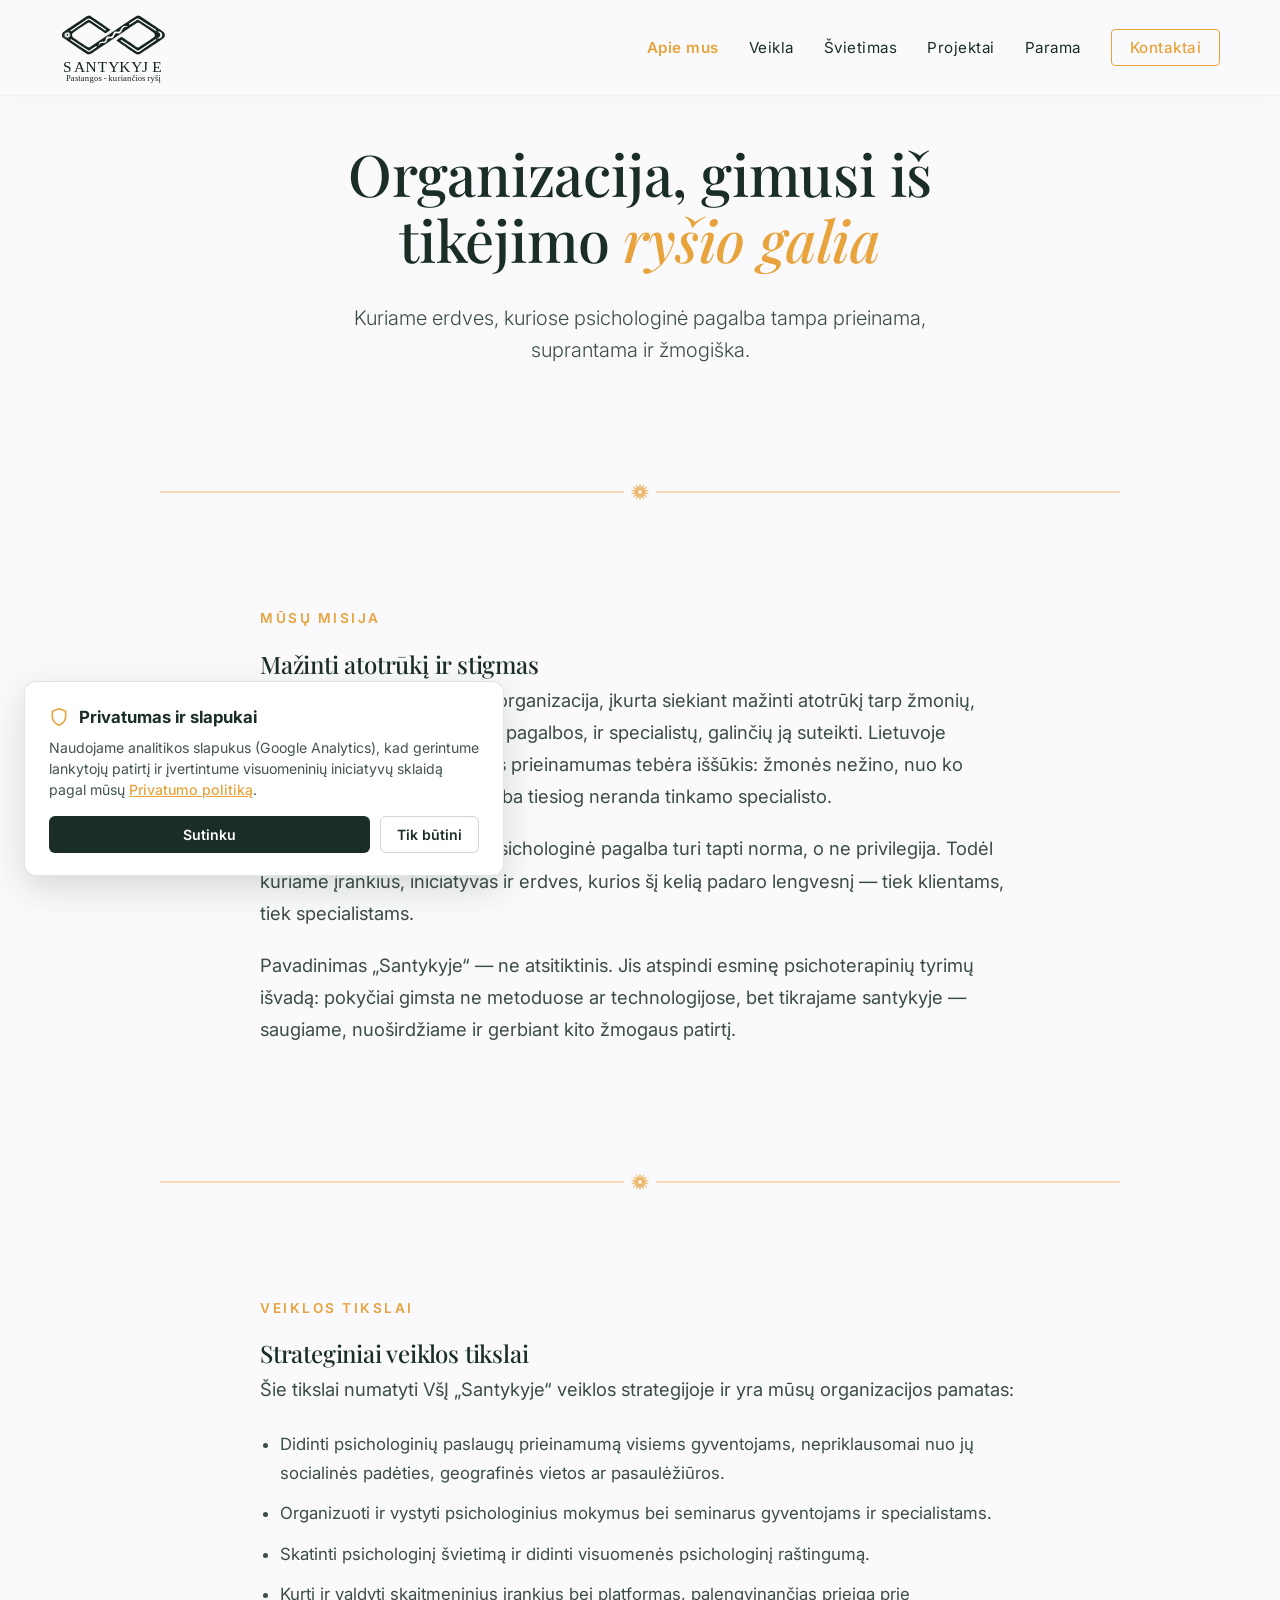
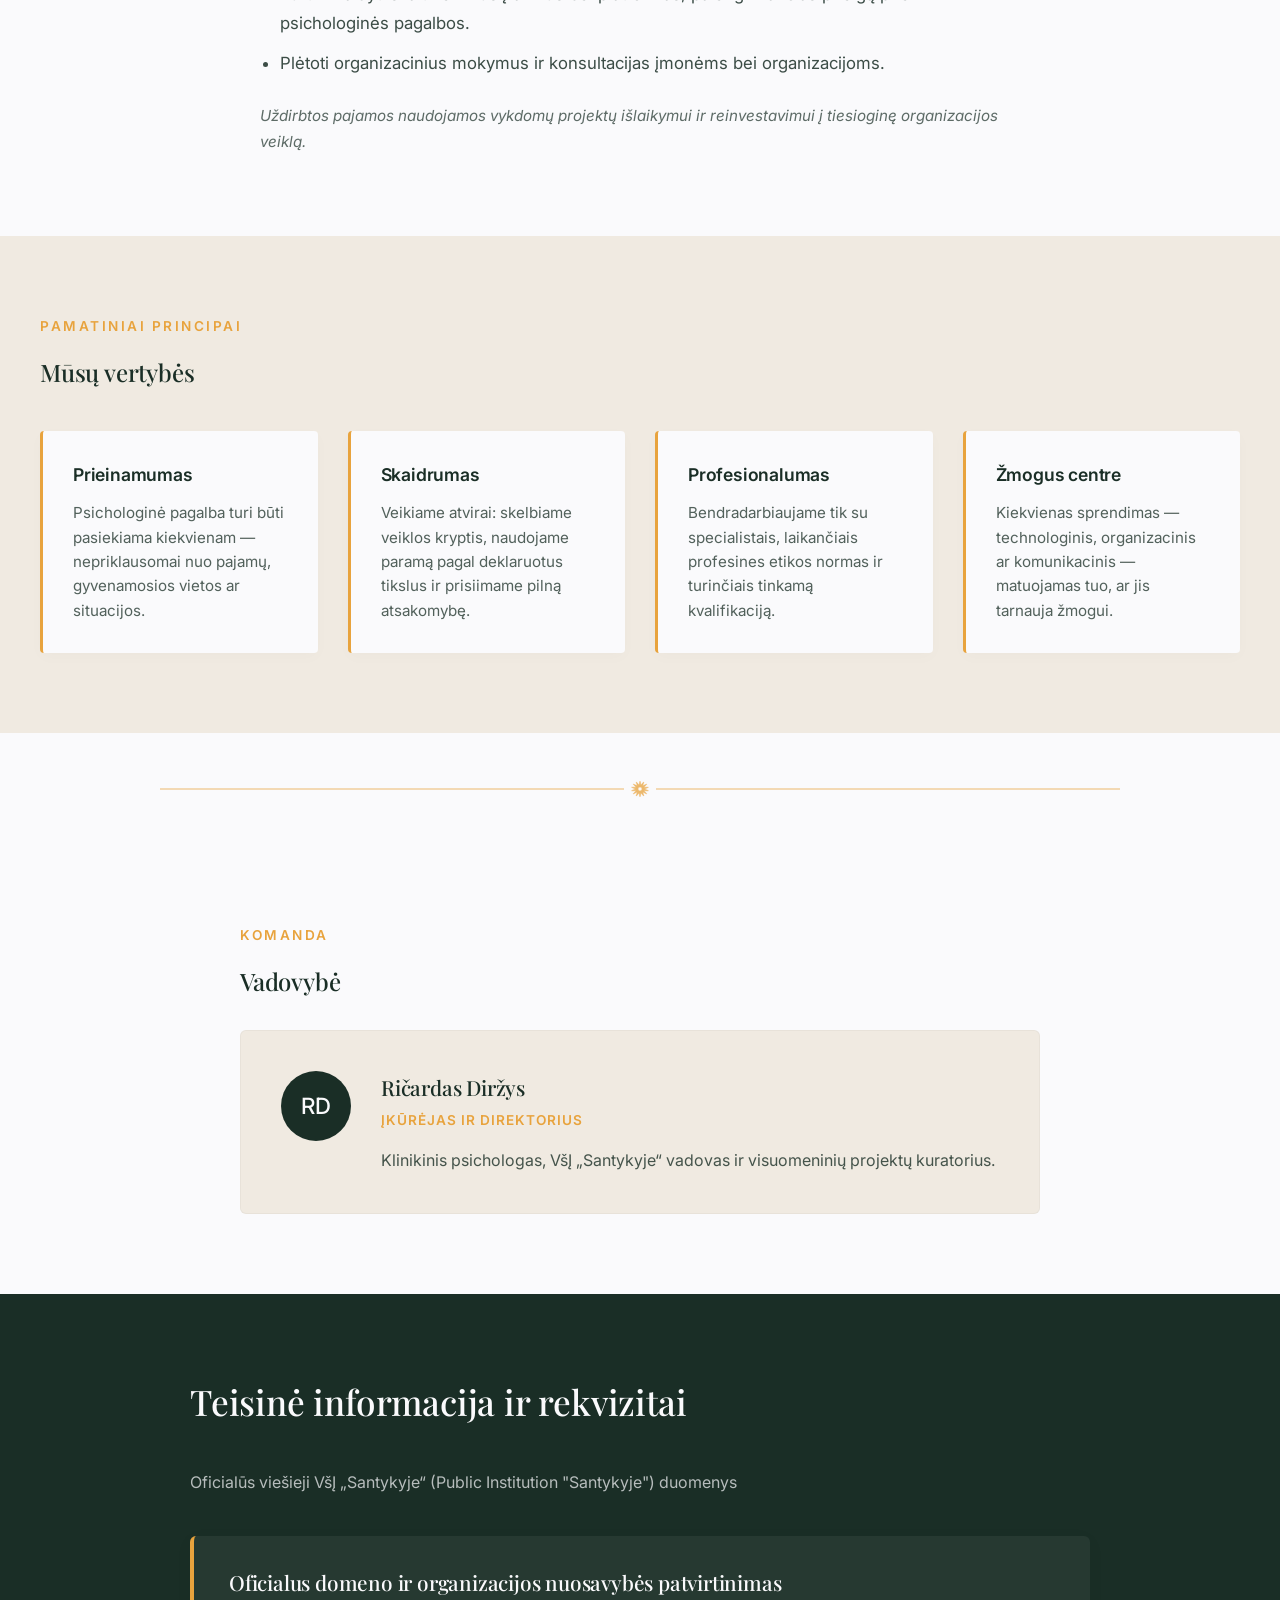
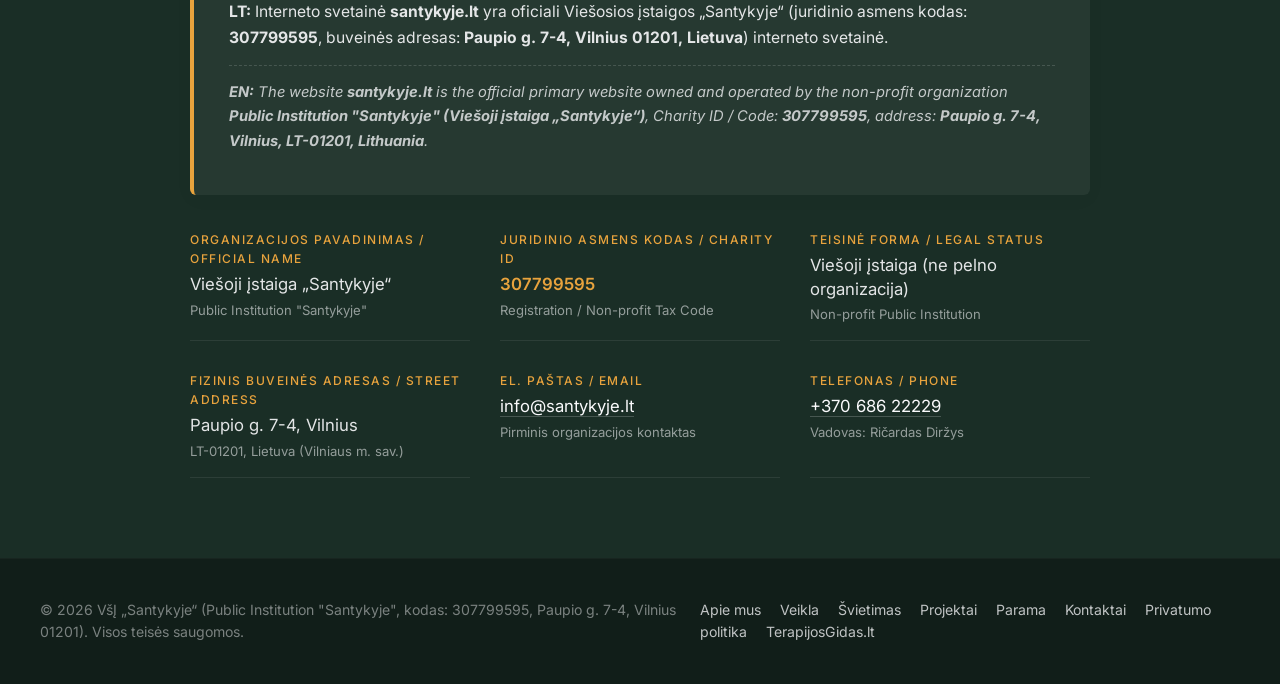
<file: apie.html>
<!DOCTYPE html>
<html lang="lt">

<head>
    <meta charset="UTF-8">
    <!-- Google Analytics 4 (GA4) with Google Consent Mode v2 -->
    <script src="analytics.js"></script>
    <script async src="https://www.googletagmanager.com/gtag/js?id=G-ZPH6WLMYG9"></script>
    <meta name="viewport" content="width=device-width, initial-scale=1.0">
    <title>Apie mus — VšĮ „Santykyje“</title>
    <link rel="icon" type="image/svg+xml" href="logo.svg">
    <meta name="description"
        content="VšĮ „Santykyje“ — ne pelno organizacija, kurianti prieinamas psichologines iniciatyvas Lietuvoje. Sužinokite apie mūsų misiją, vertybes ir veiklą.">
    <meta name="robots" content="index, follow">
    <link rel="canonical" href="https://santykyje.lt/apie.html">

    <!-- Open Graph / Facebook -->
    <meta property="og:type" content="website">
    <meta property="og:url" content="https://santykyje.lt/apie.html">
    <meta property="og:title" content="Apie mus — VšĮ „Santykyje“">
    <meta property="og:description"
        content="Ne pelno organizacija, kurianti prieinamas psichologines iniciatyvas Lietuvoje. Sužinokite apie mūsų misiją ir veiklą.">
    <meta property="og:image" content="https://santykyje.lt/Santykyje.png">

    <link rel="preconnect" href="https://fonts.googleapis.com">
    <link rel="preconnect" href="https://fonts.gstatic.com" crossorigin>
    <link
        href="https://fonts.googleapis.com/css2?family=Inter:wght@300;400;500;600&family=Playfair+Display:ital,wght@0,400;0,500;0,600;1,400&display=swap"
        rel="stylesheet">
    <link rel="stylesheet" href="style.css">

    <!-- Structured Data (JSON-LD) -->
    <script type="application/ld+json">
    {
      "@context": "https://schema.org",
      "@type": "NGO",
      "name": "VšĮ „Santykyje“",
      "alternateName": [
        "Viešoji įstaiga „Santykyje“",
        "Public Institution \"Santykyje\""
      ],
      "url": "https://santykyje.lt",
      "logo": "https://santykyje.lt/logo.svg",
      "image": "https://santykyje.lt/Santykyje.png",
      "description": "Ne pelno organizacija, kurianti prieinamas psichologines iniciatyvas Lietuvoje.",
      "address": {
        "@type": "PostalAddress",
        "streetAddress": "Paupio g. 7-4",
        "addressLocality": "Vilnius",
        "postalCode": "01201",
        "addressRegion": "Vilniaus m. sav.",
        "addressCountry": "LT"
      },
      "telephone": "+37068622229",
      "email": "info@santykyje.lt",
      "taxID": "307799595",
      "areaServed": "LT",
      "founder": {
        "@type": "Person",
        "name": "Ričardas Diržys",
        "jobTitle": "Klinikinis psichologas, geštalto terapijos praktikas"
      }
    }
    </script>

    <style>
        /* Subpage Hero override */
        .hero {
            min-height: 45vh !important;
            padding: 140px 20px 50px 20px !important;
        }

        .section-intro {
            max-width: 800px;
            margin: 0 auto;
            padding: 60px 20px;
        }

        .section-intro p {
            font-size: 1.15rem;
            line-height: 1.75;
            color: rgba(26, 46, 38, 0.85);
            margin-bottom: 20px;
        }

        /* Subpage-specific styling updated to match theme variables */
        .values-block {
            background-color: #F0EAE1;
            padding: 80px 20px;
        }

        .values-container {
            max-width: 1200px;
            margin: 0 auto;
        }

        .values-grid {
            display: grid;
            grid-template-columns: repeat(auto-fit, minmax(260px, 1fr));
            gap: 30px;
            margin-top: 40px;
        }

        .value-card-sub {
            background-color: #FAFAFC;
            border-left: 3px solid #E8A33D;
            padding: 30px;
            border-radius: 4px;
            box-shadow: 0 4px 15px rgba(26, 46, 38, 0.02);
        }

        .value-card-sub h3 {
            font-family: 'Inter', sans-serif;
            font-size: 1.1rem;
            font-weight: 600;
            color: #1A2E26;
            margin-bottom: 12px;
        }

        .value-card-sub p {
            font-size: 0.95rem;
            color: rgba(26, 46, 38, 0.75);
            line-height: 1.6;
        }

        .team-section {
            padding: 80px 20px;
            background-color: #FAFAFC;
        }

        .team-container {
            max-width: 800px;
            margin: 0 auto;
        }

        .team-card {
            display: flex;
            gap: 30px;
            align-items: flex-start;
            background: #F0EAE1;
            border-radius: 6px;
            padding: 40px;
            border: 1px solid rgba(26, 46, 38, 0.04);
            margin-top: 30px;
        }

        .team-initials {
            width: 70px;
            height: 70px;
            min-width: 70px;
            border-radius: 50%;
            background: #1A2E26;
            color: #FAFAFC;
            display: flex;
            align-items: center;
            justify-content: center;
            font-size: 1.4rem;
            font-family: 'Inter', sans-serif;
            font-weight: 500;
        }

        .team-info h3 {
            font-size: 1.3rem;
            margin-bottom: 5px;
        }

        .team-info .role {
            font-family: 'Inter', sans-serif;
            font-size: 0.85rem;
            color: #E8A33D;
            letter-spacing: 1px;
            text-transform: uppercase;
            font-weight: 600;
            margin-bottom: 15px;
        }

        .team-info p {
            font-size: 1rem;
            color: rgba(26, 46, 38, 0.8);
            line-height: 1.65;
        }

        .rekvizitai-section {
            background-color: #1A2E26;
            color: #FAFAFC;
            padding: 80px 20px;
        }

        .rekvizitai-container {
            max-width: 900px;
            margin: 0 auto;
        }

        .rekvizitai-container h2 {
            color: #FAFAFC;
            margin-bottom: 40px;
        }

        .rek-grid {
            display: grid;
            grid-template-columns: repeat(auto-fit, minmax(250px, 1fr));
            gap: 30px;
        }

        .rek-item {
            border-bottom: 1px solid rgba(250, 250, 252, 0.08);
            padding-bottom: 15px;
        }

        .rek-item label {
            display: block;
            font-family: 'Inter', sans-serif;
            font-size: 0.75rem;
            letter-spacing: 1.5px;
            text-transform: uppercase;
            color: #E8A33D;
            margin-bottom: 5px;
            font-weight: 500;
        }

        .rek-item span {
            font-size: 1.05rem;
            color: rgba(250, 250, 252, 0.9);
        }

        .rek-item a {
            color: #FAFAFC;
            border-bottom: 1px solid rgba(250, 250, 252, 0.2);
        }

        .rek-item a:hover {
            color: #E8A33D;
            border-bottom-color: #E8A33D;
        }

        .goals-list {
            margin-top: 25px;
            padding-left: 20px;
        }

        .goals-list li {
            margin-bottom: 12px;
            font-size: 1.05rem;
            color: rgba(26, 46, 38, 0.85);
            line-height: 1.7;
        }

        @media (max-width: 768px) {
            .team-card {
                flex-direction: column;
                align-items: center;
                text-align: center;
            }

            .team-initials {
                margin-bottom: 15px;
            }
        }
    </style>
</head>

<body>
    <!-- Hidden SVG Defs for Reusable Saulutė Symbol -->
    <svg style="display:none" aria-hidden="true">
        <defs>
            <symbol id="saulute" viewBox="-30 -30 60 60">
                <g transform="translate(-969.774, -870)">
                    <path
                        d="M969.274,845.955c0.047,-0.216 0.256,-0.372 0.5,-0.372c0.243,0 0.452,0.156 0.5,0.372l2.572,11.828l7.978,-9.645c0.146,-0.176 0.409,-0.235 0.628,-0.139c0.219,0.096 0.333,0.318 0.272,0.532l-3.343,11.668l11.804,-5.551c0.216,-0.102 0.481,-0.05 0.633,0.122c0.152,0.172 0.148,0.418 -0.01,0.586l-8.596,9.197l13.292,-0.359c0.243,-0.007 0.457,0.144 0.512,0.359c0.054,0.215 -0.067,0.435 -0.289,0.524l-12.147,4.905l12.147,4.905c0.222,0.09 0.343,0.309 0.289,0.524c-0.054,0.215 -0.268,0.365 -0.512,0.359l-13.292,-0.359l8.596,9.197c0.157,0.168 0.161,0.414 0.01,0.586c-0.152,0.172 -0.417,0.223 -0.633,0.122l-11.804,-5.551l3.343,11.668c0.061,0.213 -0.053,0.436 -0.272,0.532c-0.219,0.096 -0.482,0.037 -0.628,-0.139l-7.978,-9.645l-2.572,11.828c-0.047,0.216 -0.256,0.372 -0.5,0.372c-0.243,0 -0.452,-0.156 -0.5,-0.372l-2.572,-11.828l-7.978,9.645c-0.146,0.176 -0.409,0.235 -0.628,0.139c-0.219,-0.096 -0.333,-0.318 -0.272,-0.532l3.343,-11.668l-11.804,5.551c-0.216,0.102 -0.481,0.05 -0.633,-0.122c-0.152,-0.172 -0.148,-0.418 0.01,-0.586l8.596,-9.197l-13.292,0.359c-0.243,0.007 -0.457,-0.144 -0.512,-0.359c-0.054,-0.215 0.067,-0.435 0.289,-0.524l12.147,-4.905l-12.147,-4.905c-0.222,-0.09 -0.343,-0.309 -0.289,-0.524c0.054,-0.215 0.268,-0.365 0.512,-0.359l13.292,0.359l-8.596,-9.197c-0.157,-0.168 -0.161,-0.414 -0.01,-0.586c0.152,-0.172 0.417,-0.223 0.633,-0.122l11.804,5.551l-3.343,-11.668c-0.061,-0.213 0.053,-0.436 0.272,-0.532c0.219,-0.096 0.482,-0.037 0.628,0.139l7.978,9.645l2.572,-11.828Zm0.5,18.022c-3.315,0 -6.006,2.691 -6.006,6.006c0,3.315 2.691,6.006 6.006,6.006c3.315,0 6.006,-2.691 6.006,-6.006c0,-3.315 -2.691,-6.006 -6.006,-6.006Z" />
                </g>
            </symbol>
        </defs>
    </svg>

    <!-- HEADER -->
    <header>
        <div class="nav-container">
            <div class="logo">
                <a href="index.html"><img src="logo.svg" alt="VšĮ Santykyje"></a>
            </div>
            <nav>
                <ul>
                    <li><a href="apie.html" style="font-weight: 600; color: #E8A33D;">Apie mus</a></li>
                    <li><a href="veikla.html">Veikla</a></li>
                    <li><a href="straipsniai.html">Švietimas</a></li>
                    <li><a href="projektai.html">Projektai</a></li>
                    <li><a href="parama.html">Parama</a></li>
                    <li><a href="kontaktai.html" class="cta-nav">Kontaktai</a></li>
                </ul>
            </nav>
        </div>
    </header>

    <!-- HERO -->
    <section class="hero">
        <div class="hero-container" style="grid-template-columns: 1fr;">
            <div class="hero-text-block" style="max-width: 800px; margin: 0 auto; text-align: center;">
                <h1>Organizacija, gimusi iš tikėjimo <em>ryšio galia</em></h1>
                <p style="margin: 0 auto 20px auto;">Kuriame erdves, kuriose psichologinė pagalba tampa prieinama,
                    suprantama ir žmogiška.</p>
            </div>
        </div>
    </section>

    <!-- Modern Baltic Star Divider -->
    <div class="divider-container">
        <svg class="baltic-divider" viewBox="-600 -20 1200 40" width="100%" height="32px" aria-hidden="true">
            <line x1="-600" y1="0" x2="-20" y2="0" />
            <line x1="20" y1="0" x2="600" y2="0" />
            <use href="#saulute" x="-12" y="-12" width="24" height="24" fill="#E8A33D" />
        </svg>
    </div>

    <!-- MISIJA -->
    <section class="section-intro fade-up">
        <span class="section-tag">Mūsų misija</span>
        <h2>Mažinti atotrūkį ir stigmas</h2>
        <p>VšĮ „Santykyje“ — ne pelno organizacija, įkurta siekiant mažinti atotrūkį tarp žmonių, kuriems reikia
            psichologinės pagalbos, ir specialistų, galinčių ją suteikti. Lietuvoje psichikos sveikatos pagalbos
            prieinamumas tebėra iššūkis: žmonės nežino, nuo ko pradėti, baiminasi stigmos arba tiesiog neranda tinkamo
            specialisto.</p>
        <p>Mes tikime, kad kokybiška psichologinė pagalba turi tapti norma, o ne privilegija. Todėl kuriame įrankius,
            iniciatyvas ir erdves, kurios šį kelią padaro lengvesnį — tiek klientams, tiek specialistams.</p>
        <p>Pavadinimas „Santykyje“ — ne atsitiktinis. Jis atspindi esminę psichoterapinių tyrimų išvadą: pokyčiai gimsta
            ne metoduose ar technologijose, bet tikrajame santykyje — saugiame, nuoširdžiame ir gerbiant kito žmogaus
            patirtį.</p>
    </section>

    <!-- Modern Baltic Star Divider -->
    <div class="divider-container">
        <svg class="baltic-divider" viewBox="-600 -20 1200 40" width="100%" height="32px" aria-hidden="true">
            <line x1="-600" y1="0" x2="-20" y2="0" />
            <line x1="20" y1="0" x2="600" y2="0" />
            <use href="#saulute" x="-12" y="-12" width="24" height="24" fill="#E8A33D" />
        </svg>
    </div>

    <!-- TIKSLAS -->
    <section class="section-intro fade-up">
        <span class="section-tag">Veiklos tikslai</span>
        <h2>Strateginiai veiklos tikslai</h2>
        <p>Šie tikslai numatyti VšĮ „Santykyje“ veiklos strategijoje ir yra mūsų organizacijos pamatas:</p>
        <ul class="goals-list">
            <li>Didinti psichologinių paslaugų prieinamumą visiems gyventojams, nepriklausomai nuo jų socialinės
                padėties, geografinės vietos ar pasaulėžiūros.</li>
            <li>Organizuoti ir vystyti psichologinius mokymus bei seminarus gyventojams ir specialistams.</li>
            <li>Skatinti psichologinį švietimą ir didinti visuomenės psichologinį raštingumą.</li>
            <li>Kurti ir valdyti skaitmeninius įrankius bei platformas, palengvinančias prieigą prie psichologinės
                pagalbos.</li>
            <li>Plėtoti organizacinius mokymus ir konsultacijas įmonėms bei organizacijoms.</li>
        </ul>
        <p style="margin-top: 25px; color: rgba(26, 46, 38, 0.7); font-size: 0.95rem; font-style: italic;">Uždirbtos pajamos naudojamos vykdomų projektų išlaikymui ir reinvestavimui į tiesioginę organizacijos veiklą.</p>
    </section>

    <!-- VERTYBĖS -->
    <div class="values-block">
        <div class="values-container fade-up">
            <span class="section-tag">Pamatiniai principai</span>
            <h2>Mūsų vertybės</h2>
            <div class="values-grid">
                <div class="value-card-sub">
                    <h3>Prieinamumas</h3>
                    <p>Psichologinė pagalba turi būti pasiekiama kiekvienam — nepriklausomai nuo pajamų, gyvenamosios
                        vietos ar situacijos.</p>
                </div>
                <div class="value-card-sub">
                    <h3>Skaidrumas</h3>
                    <p>Veikiame atvirai: skelbiame veiklos kryptis, naudojame paramą pagal deklaruotus tikslus ir
                        prisiimame pilną atsakomybę.</p>
                </div>
                <div class="value-card-sub">
                    <h3>Profesionalumas</h3>
                    <p>Bendradarbiaujame tik su specialistais, laikančiais profesines etikos normas ir turinčiais
                        tinkamą kvalifikaciją.</p>
                </div>
                <div class="value-card-sub">
                    <h3>Žmogus centre</h3>
                    <p>Kiekvienas sprendimas — technologinis, organizacinis ar komunikacinis — matuojamas tuo, ar jis
                        tarnauja žmogui.</p>
                </div>
            </div>
        </div>
    </div>

    <!-- Modern Baltic Star Divider -->
    <div class="divider-container">
        <svg class="baltic-divider" viewBox="-600 -20 1200 40" width="100%" height="32px" aria-hidden="true">
            <line x1="-600" y1="0" x2="-20" y2="0" />
            <line x1="20" y1="0" x2="600" y2="0" />
            <use href="#saulute" x="-12" y="-12" width="24" height="24" fill="#E8A33D" />
        </svg>
    </div>

    <!-- VADOVYBĖ -->
    <section class="team-section fade-up">
        <div class="team-container">
            <span class="section-tag">Komanda</span>
            <h2>Vadovybė</h2>
            <div class="team-card">
                <div class="team-initials">RD</div>
                <div class="team-info">
                    <h3>Ričardas Diržys</h3>
                    <p class="role">Įkūrėjas ir direktorius</p>
                    <p>Klinikinis psichologas, VšĮ „Santykyje“ vadovas ir visuomeninių projektų kuratorius.</p>
                </div>
            </div>
        </div>
    </section>

    <!-- REKVIZITAI IR TEISINĖ INFORMACIJA -->
    <section class="rekvizitai-section">
        <div class="rekvizitai-container fade-up">
            <h2>Teisinė informacija ir rekvizitai</h2>
            <p class="rekvizitai-subtitle">Oficialūs viešieji VšĮ „Santykyje“ (Public Institution "Santykyje") duomenys</p>

            <div class="official-verification-card" style="background-color: rgba(250, 250, 252, 0.05); border-left: 4px solid #E8A33D; color: #FAFAFC; margin-bottom: 35px;">
                <h3 style="color: #FAFAFC;">Oficialus domeno ir organizacijos nuosavybės patvirtinimas</h3>
                <p style="color: rgba(250, 250, 252, 0.9);"><strong>LT:</strong> Interneto svetainė <strong>santykyje.lt</strong> yra oficiali Viešosios įstaigos „Santykyje“ (juridinio asmens kodas: <strong>307799595</strong>, buveinės adresas: <strong>Paupio g. 7-4, Vilnius 01201, Lietuva</strong>) interneto svetainė.</p>
                <p class="en-note" style="color: rgba(250, 250, 252, 0.75); border-top-color: rgba(250, 250, 252, 0.15);"><strong>EN:</strong> The website <strong>santykyje.lt</strong> is the official primary website owned and operated by the non-profit organization <strong>Public Institution "Santykyje" (Viešoji įstaiga „Santykyje“)</strong>, Charity ID / Code: <strong>307799595</strong>, address: <strong>Paupio g. 7-4, Vilnius, LT-01201, Lithuania</strong>.</p>
            </div>

            <div class="rek-grid">
                <div class="rek-item">
                    <label>Organizacijos pavadinimas / Official Name</label>
                    <span>Viešoji įstaiga „Santykyje“</span>
                    <small>Public Institution "Santykyje"</small>
                </div>
                <div class="rek-item">
                    <label>Juridinio asmens kodas / Charity ID</label>
                    <span style="color: #E8A33D; font-weight: 600;">307799595</span>
                    <small>Registration / Non-profit Tax Code</small>
                </div>
                <div class="rek-item">
                    <label>Teisinė forma / Legal Status</label>
                    <span>Viešoji įstaiga (ne pelno organizacija)</span>
                    <small>Non-profit Public Institution</small>
                </div>
                <div class="rek-item">
                    <label>Fizinis buveinės adresas / Street Address</label>
                    <span>Paupio g. 7-4, Vilnius</span>
                    <small>LT-01201, Lietuva (Vilniaus m. sav.)</small>
                </div>
                <div class="rek-item">
                    <label>El. paštas / Email</label>
                    <span><a href="mailto:info@santykyje.lt">info@santykyje.lt</a></span>
                    <small>Pirminis organizacijos kontaktas</small>
                </div>
                <div class="rek-item">
                    <label>Telefonas / Phone</label>
                    <span><a href="tel:+37068622229">+370 686 22229</a></span>
                    <small>Vadovas: Ričardas Diržys</small>
                </div>
            </div>
        </div>
    </section>

    <footer>
        <div class="footer-container">
            <p>&copy; 2026 VšĮ „Santykyje“ (Public Institution "Santykyje", kodas: 307799595, Paupio g. 7-4, Vilnius 01201). Visos teisės saugomos.</p>
            <p>
                <a href="apie.html" style="margin-right: 15px;">Apie mus</a>
                <a href="veikla.html" style="margin-right: 15px;">Veikla</a>
                <a href="straipsniai.html" style="margin-right: 15px;">Švietimas</a>
                <a href="projektai.html" style="margin-right: 15px;">Projektai</a>
                <a href="parama.html" style="margin-right: 15px;">Parama</a>
                <a href="kontaktai.html" style="margin-right: 15px;">Kontaktai</a>
                <a href="privatumo-politika.html" style="margin-right: 15px;">Privatumo politika</a>
                <a href="https://terapijosgidas.lt" target="_blank" rel="noopener">TerapijosGidas.lt</a>
            </p>
        </div>
    </footer>

    <script>
        // Scroll Entry Animations trigger
        document.addEventListener("DOMContentLoaded", function () {
            const observer = new IntersectionObserver((entries) => {
                entries.forEach(entry => {
                    if (entry.isIntersecting) {
                        entry.target.classList.add("visible");
                    }
                });
            }, { threshold: 0.08 });

            document.querySelectorAll(".fade-up").forEach(el => observer.observe(el));
        });
    </script>
</body>

</html>
</file>
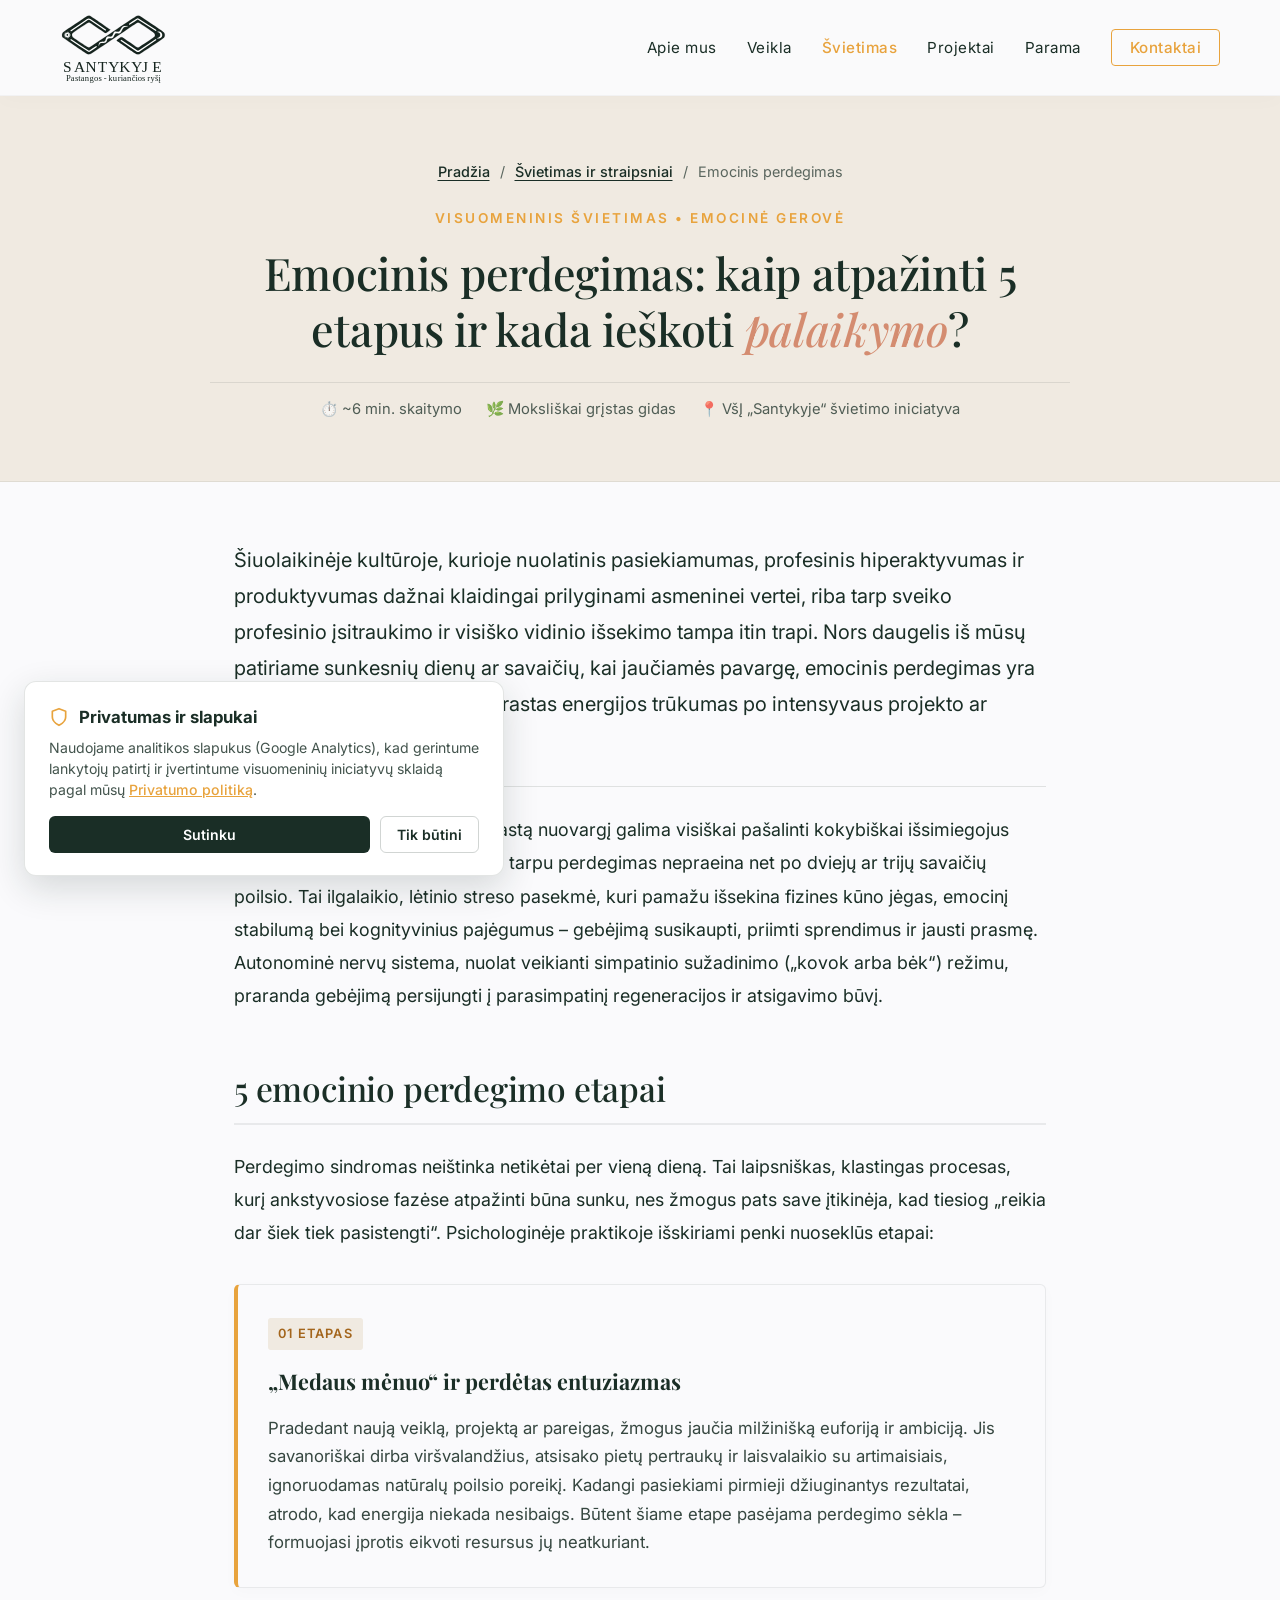
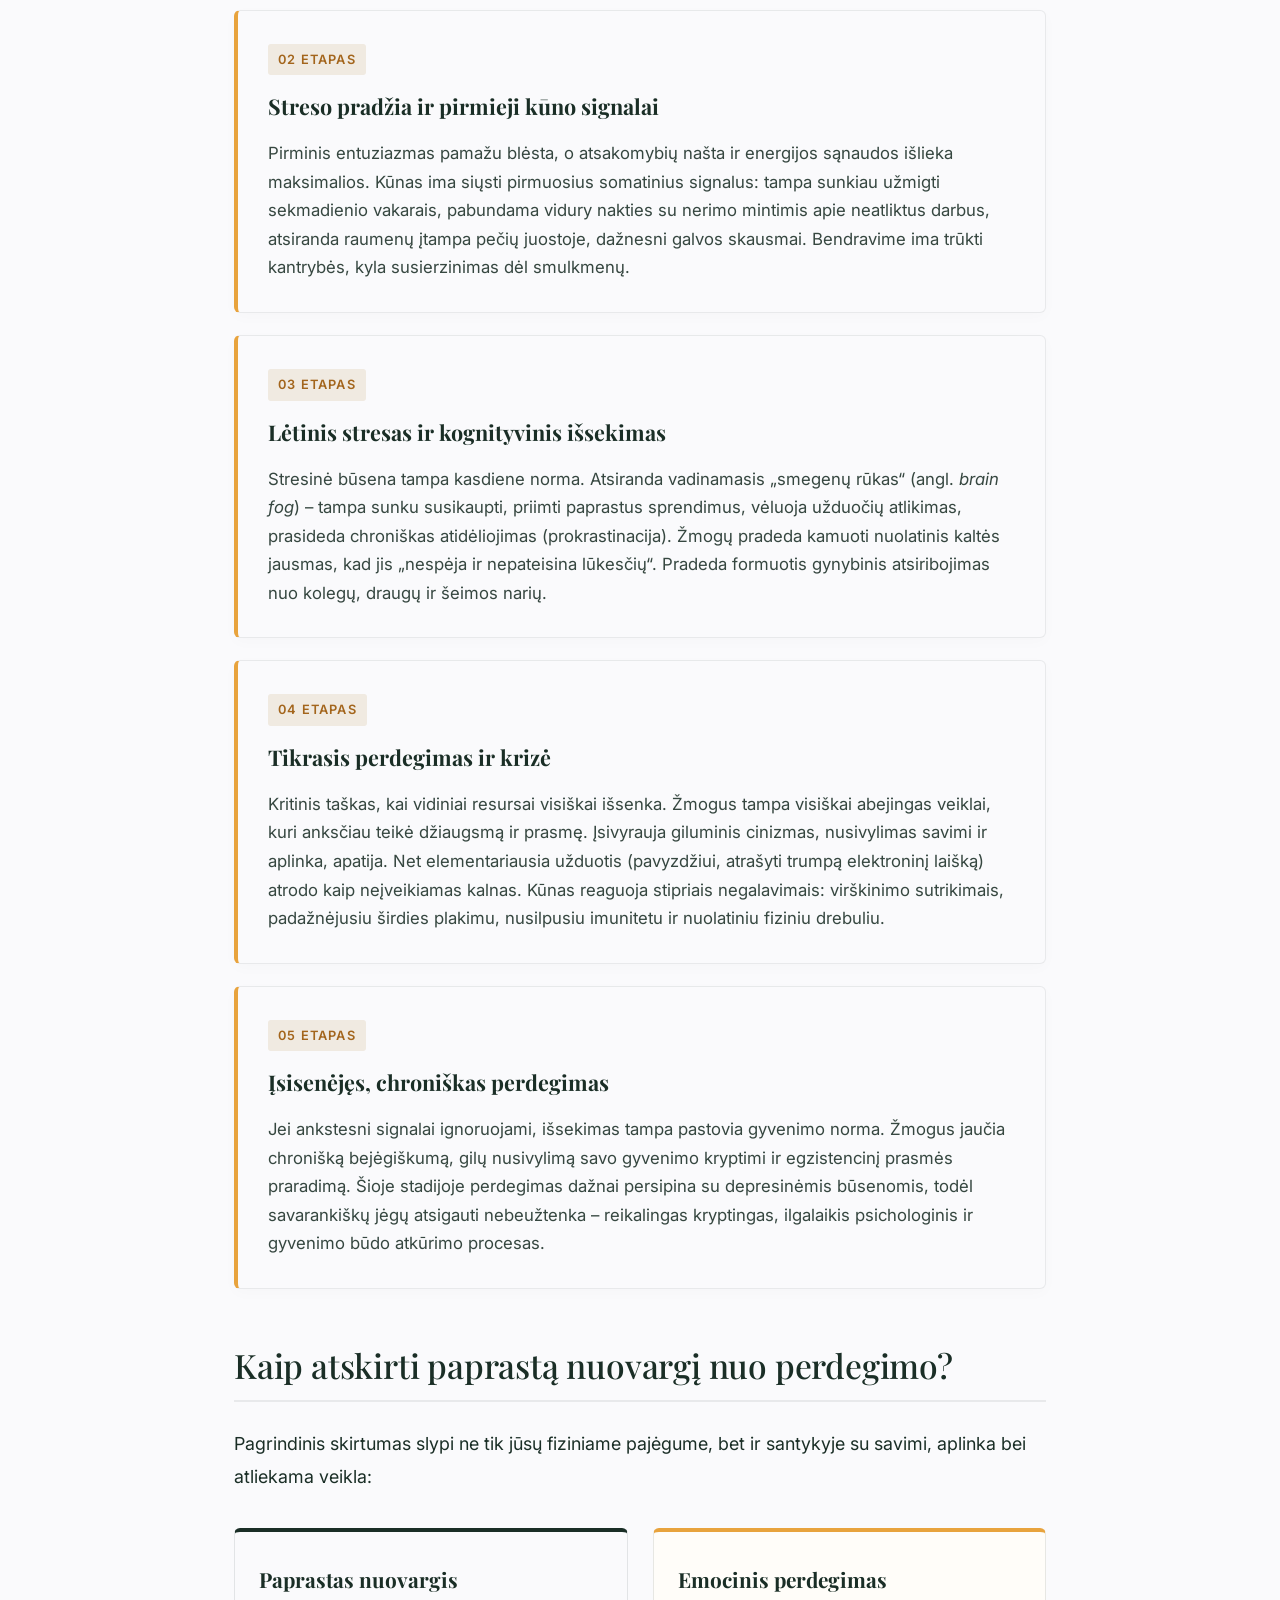
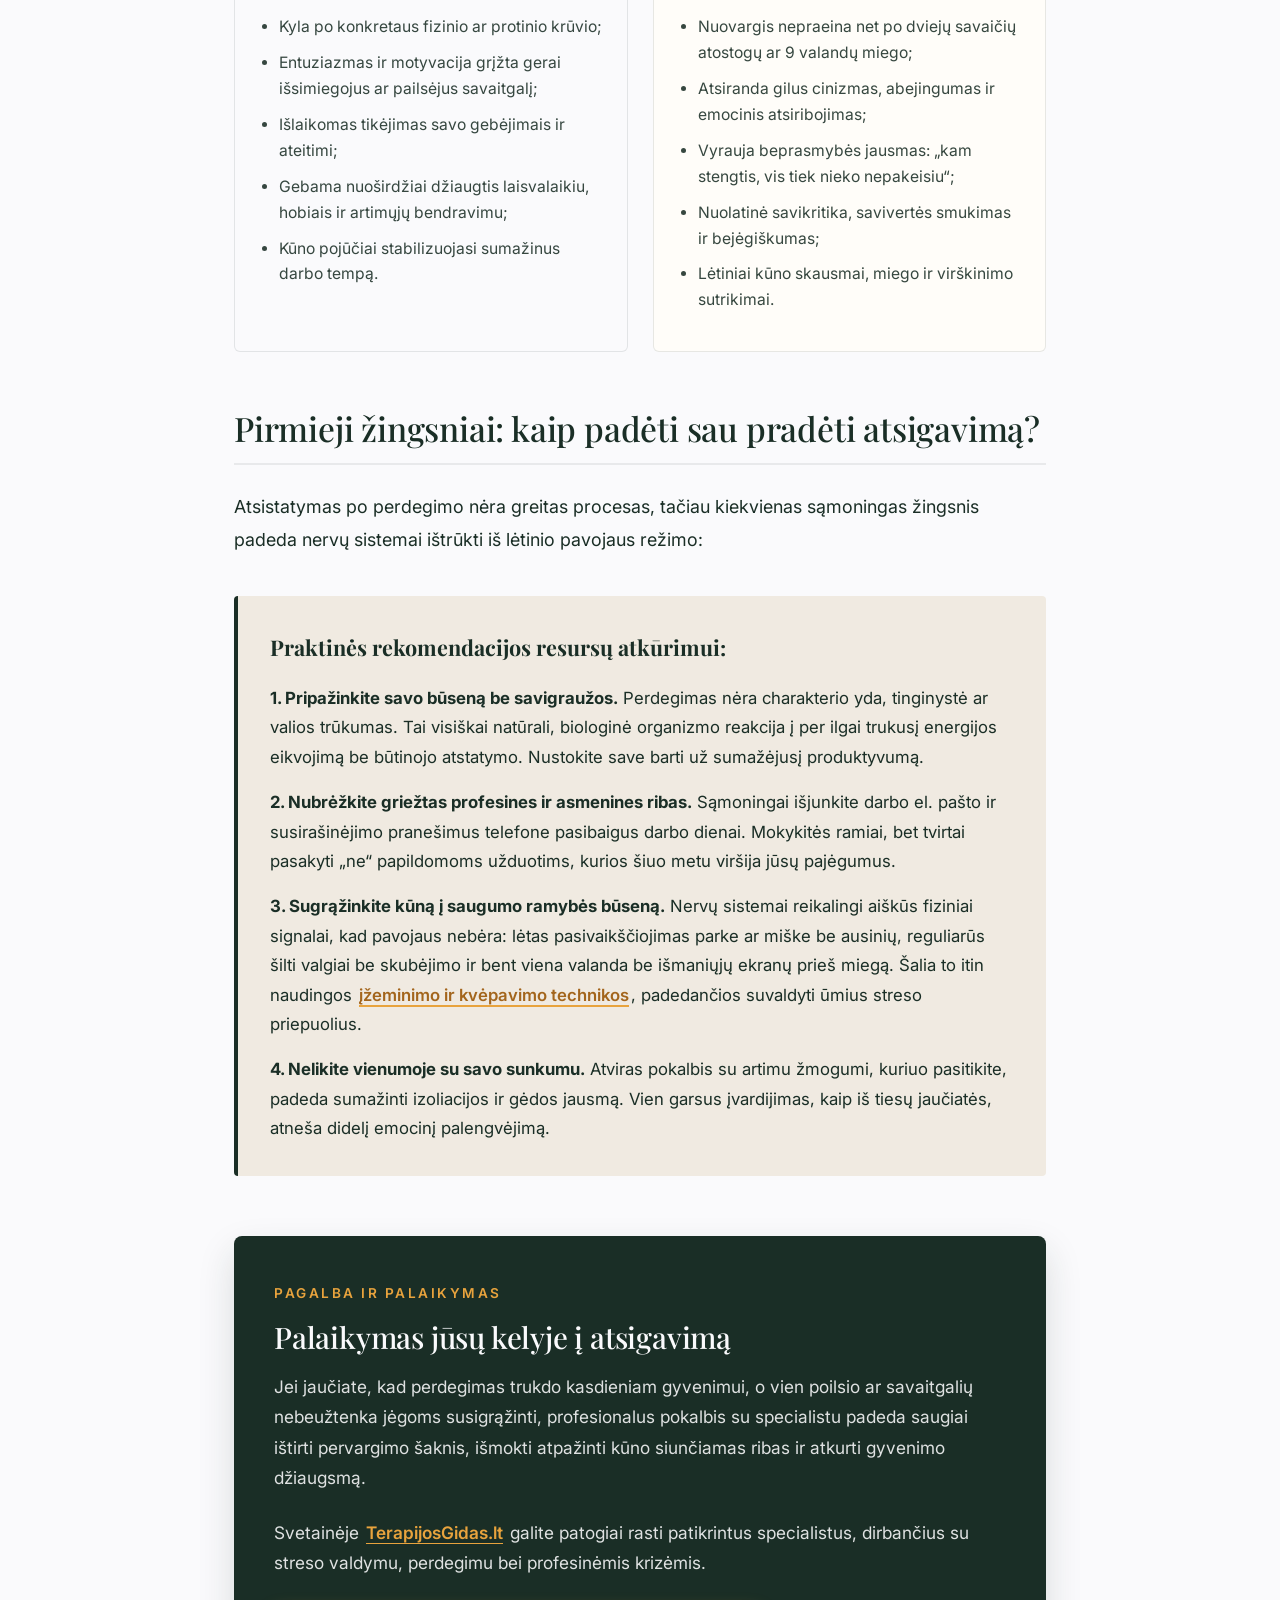
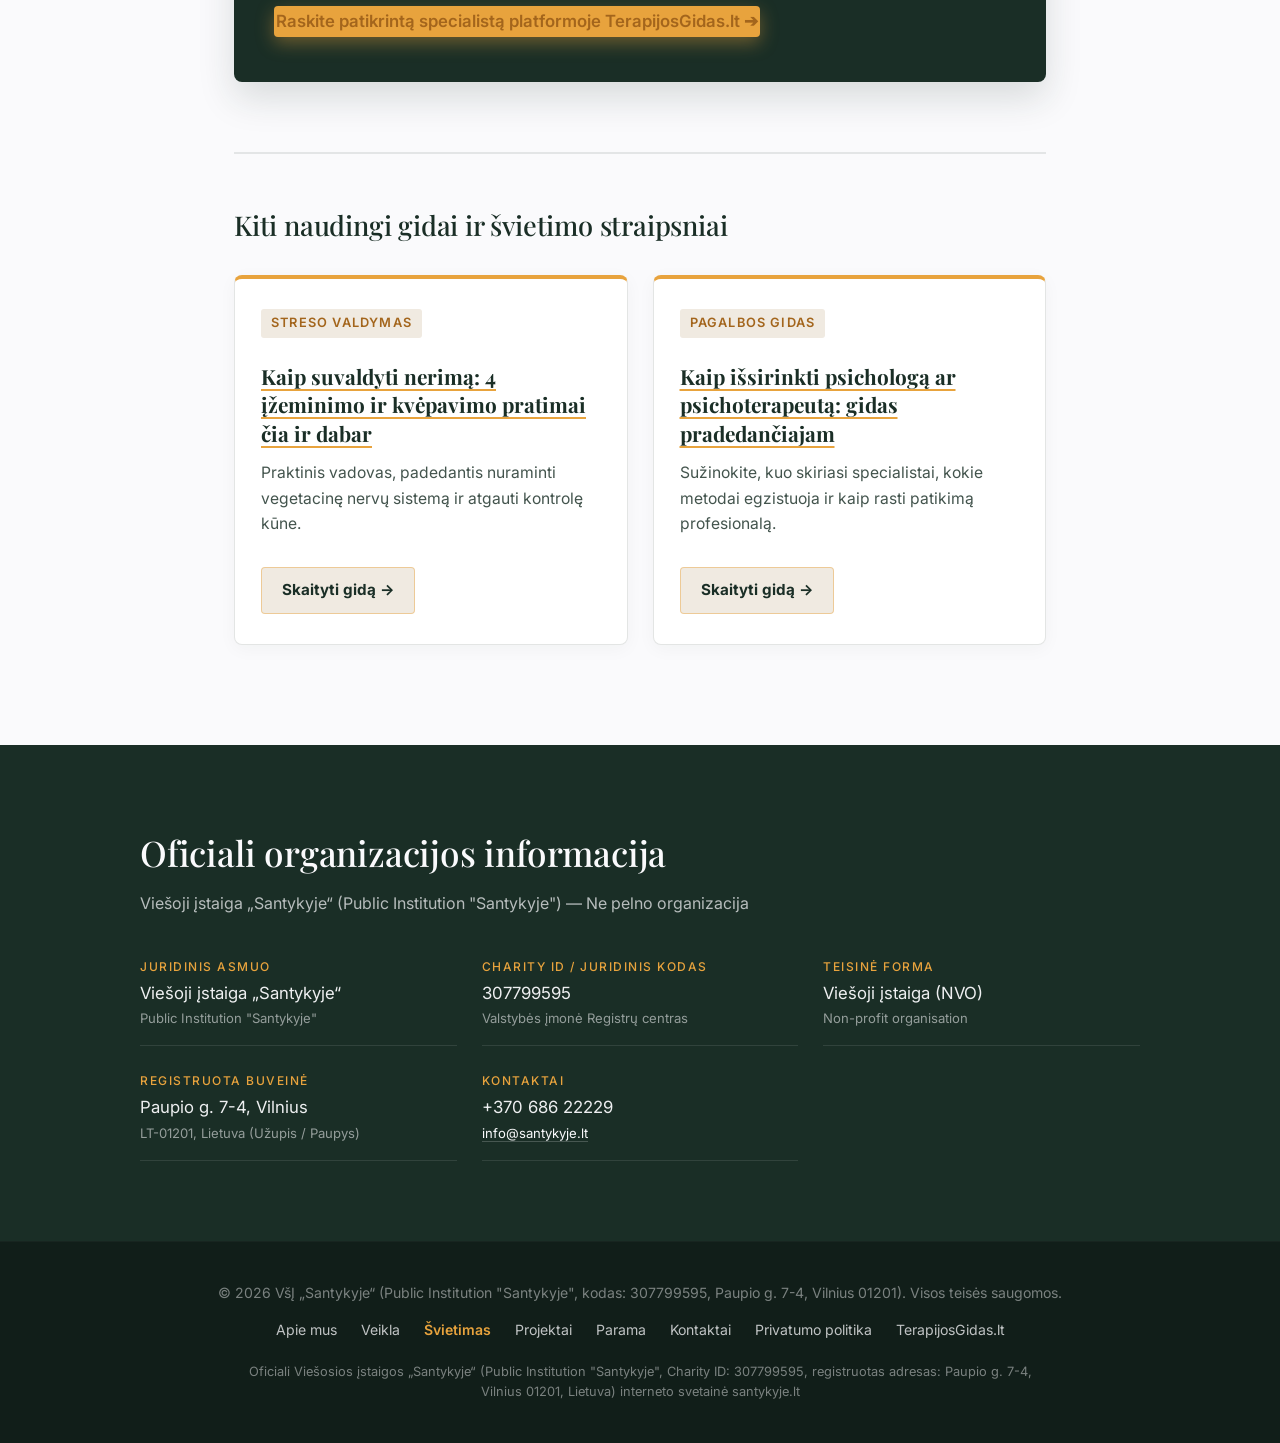
<file: emocinis-perdegimas.html>
<!DOCTYPE html>
<html lang="lt">
<head>
    <meta charset="UTF-8">
    <!-- Google Analytics 4 (GA4) with Google Consent Mode v2 -->
    <script src="analytics.js"></script>
    <script async src="https://www.googletagmanager.com/gtag/js?id=G-ZPH6WLMYG9"></script>
    <meta name="viewport" content="width=device-width, initial-scale=1.0">
    <title>Emocinis perdegimas: kaip atpažinti 5 etapus ir kada ieškoti palaikymo? — VšĮ „Santykyje“</title>
    <link rel="icon" type="image/svg+xml" href="logo.svg">
    <meta name="description" content="Kas yra emocinis perdegimas ir kuo jis skiriasi nuo paprasto nuovargio? Sužinokite 5 perdegimo etapus, kūno signalus ir praktinius žingsnius, kaip atgauti jėgas.">
    <meta name="keywords" content="emocinis perdegimas, perdegimo etapai, nuovargis ar perdegimas, streso valdymas, emocinis išsekimas, kognityviniai resursai, psichologinė pagalba, Terapijos Gidas">
    <meta name="robots" content="index, follow">
    <link rel="canonical" href="https://santykyje.lt/emocinis-perdegimas.html">

    <!-- Open Graph / Facebook -->
    <meta property="og:type" content="article">
    <meta property="og:url" content="https://santykyje.lt/emocinis-perdegimas.html">
    <meta property="og:title" content="Emocinis perdegimas: kaip atpažinti 5 etapus ir kada ieškoti palaikymo?">
    <meta property="og:description" content="Kas yra emocinis perdegimas ir kuo jis skiriasi nuo paprasto nuovargio? Sužinokite 5 perdegimo etapus, kūno signalus ir praktinius žingsnius, kaip atgauti jėgas.">
    <meta property="og:image" content="https://santykyje.lt/Santykyje.png">

    <link rel="preconnect" href="https://fonts.googleapis.com">
    <link rel="preconnect" href="https://fonts.gstatic.com" crossorigin>
    <link href="https://fonts.googleapis.com/css2?family=Inter:wght@300;400;500;600;700&family=Playfair+Display:ital,wght@0,400;0,500;0,600;1,400&display=swap" rel="stylesheet">
    <link rel="stylesheet" href="style.css?v=20261026_3">

    <!-- Structured Data (JSON-LD) for Article -->
    <script type="application/ld+json">
    {
      "@context": "https://schema.org",
      "@type": "Article",
      "headline": "Emocinis perdegimas: kaip atpažinti 5 etapus ir kada ieškoti palaikymo?",
      "description": "Kas yra emocinis perdegimas ir kuo jis skiriasi nuo paprasto nuovargio? Sužinokite 5 perdegimo etapus, kūno signalus ir praktinius žingsnius, kaip atgauti jėgas.",
      "url": "https://santykyje.lt/emocinis-perdegimas.html",
      "inLanguage": "lt",
      "publisher": {
        "@type": "NGO",
        "name": "VšĮ Santykyje",
        "url": "https://santykyje.lt",
        "logo": "https://santykyje.lt/logo.svg"
      },
      "author": {
        "@type": "Organization",
        "name": "VšĮ Santykyje švietimo komanda"
      },
      "datePublished": "2026-10-20",
      "dateModified": "2026-10-26"
    }
    </script>

    <!-- Embedded fail-safe styles matching Santykyje design system -->
    <style>
        /* Article Hero Section */
        .article-hero-section {
            background-color: #F0EAE1;
            padding: 160px 24px 60px 24px;
            border-bottom: 1px solid rgba(26, 46, 38, 0.08);
            text-align: center;
        }

        .article-hero-inner {
            max-width: 860px;
            margin: 0 auto;
        }

        .article-breadcrumbs {
            display: flex;
            justify-content: center;
            align-items: center;
            gap: 10px;
            font-size: 0.9rem;
            color: rgba(26, 46, 38, 0.7);
            margin-bottom: 25px;
            flex-wrap: wrap;
        }

        .article-breadcrumbs a {
            color: #1A2E26;
            font-weight: 500;
            text-decoration: underline;
            text-underline-offset: 3px;
        }

        .article-breadcrumbs a:hover {
            color: #E8A33D;
        }

        .article-hero-inner h1 {
            font-family: 'Playfair Display', Georgia, serif;
            font-size: 2.8rem;
            line-height: 1.25;
            color: #1A2E26;
            margin: 15px 0 25px 0;
            letter-spacing: -0.3px;
        }

        .article-hero-inner h1 em {
            font-style: italic;
            color: #D48C70;
        }

        .article-meta-row {
            display: flex;
            justify-content: center;
            align-items: center;
            gap: 24px;
            font-size: 0.92rem;
            color: rgba(26, 46, 38, 0.75);
            padding-top: 15px;
            border-top: 1px solid rgba(26, 46, 38, 0.1);
            flex-wrap: wrap;
        }

        /* Reading Body Container */
        .article-main-container {
            max-width: 860px;
            margin: 0 auto;
            padding: 60px 24px 100px 24px;
        }

        .article-body {
            font-family: 'Inter', sans-serif;
            font-size: 1.12rem;
            line-height: 1.85;
            color: #1A2E26;
        }

        .article-body p {
            margin-bottom: 26px;
        }

        .article-lead-p {
            font-size: 1.25rem;
            line-height: 1.8;
            color: #1A2E26;
            padding-bottom: 28px;
            margin-bottom: 35px;
            border-bottom: 1px solid rgba(26, 46, 38, 0.12);
        }

        .article-body h2 {
            font-family: 'Playfair Display', Georgia, serif;
            font-size: 2.1rem;
            line-height: 1.3;
            color: #1A2E26;
            margin: 55px 0 25px 0;
            padding-bottom: 12px;
            border-bottom: 2px solid rgba(26, 46, 38, 0.08);
        }

        .article-body h3 {
            font-family: 'Playfair Display', Georgia, serif;
            font-size: 1.5rem;
            line-height: 1.35;
            color: #1A2E26;
            margin: 35px 0 16px 0;
        }

        /* HIGH-CONTRAST IN-TEXT LINKS */
        .article-body a {
            color: #A3651C !important;
            font-weight: 600 !important;
            text-decoration: underline !important;
            text-decoration-color: #E8A33D !important;
            text-decoration-thickness: 2px !important;
            text-underline-offset: 4px !important;
            transition: all 0.2s ease !important;
            padding: 0 2px !important;
        }

        .article-body a:hover {
            color: #1A2E26 !important;
            background-color: rgba(232, 163, 61, 0.18) !important;
            border-radius: 3px !important;
        }

        /* Stage Cards (Etapai) */
        .stage-box-list {
            display: flex;
            flex-direction: column;
            gap: 22px;
            margin: 35px 0;
        }

        .stage-box {
            background-color: #FAFAFC;
            border: 1px solid rgba(26, 46, 38, 0.08);
            border-left: 4px solid #E8A33D;
            border-radius: 6px;
            padding: 30px;
            box-shadow: 0 4px 15px rgba(26, 46, 38, 0.02);
        }

        .stage-box-badge {
            display: inline-block;
            font-size: 0.8rem;
            font-weight: 600;
            text-transform: uppercase;
            letter-spacing: 1.2px;
            color: #A3651C;
            background-color: #F0EAE1;
            padding: 4px 10px;
            border-radius: 3px;
            margin-bottom: 12px;
        }

        .stage-box h4 {
            font-family: 'Playfair Display', Georgia, serif;
            font-size: 1.35rem;
            color: #1A2E26;
            margin-bottom: 12px;
        }

        .stage-box p {
            font-size: 1.05rem;
            line-height: 1.7;
            color: rgba(26, 46, 38, 0.88);
            margin: 0;
        }

        /* Comparison Grid */
        .contrast-table-grid {
            display: grid;
            grid-template-columns: 1fr 1fr;
            gap: 25px;
            margin: 35px 0;
        }

        .contrast-col {
            background-color: #FAFAFC;
            border: 1px solid rgba(26, 46, 38, 0.1);
            border-radius: 6px;
            padding: 28px 24px;
        }

        .contrast-col.col-normal {
            border-top: 4px solid #1A2E26;
        }

        .contrast-col.col-burnout {
            border-top: 4px solid #E8A33D;
            background-color: #FFFDF9;
        }

        .contrast-col h4 {
            font-family: 'Playfair Display', Georgia, serif;
            font-size: 1.3rem;
            margin-bottom: 16px;
            color: #1A2E26;
        }

        .contrast-col ul {
            padding-left: 20px;
            margin: 0;
        }

        .contrast-col li {
            font-size: 0.98rem;
            line-height: 1.65;
            margin-bottom: 10px;
            color: rgba(26, 46, 38, 0.88);
        }

        /* Highlight Callout Box */
        .callout-box {
            background-color: #F0EAE1;
            border-left: 4px solid #1A2E26;
            border-radius: 4px;
            padding: 32px;
            margin: 40px 0;
        }

        .callout-box h4 {
            font-family: 'Playfair Display', Georgia, serif;
            font-size: 1.35rem;
            color: #1A2E26;
            margin-top: 0;
            margin-bottom: 16px;
        }

        .callout-box p {
            margin-bottom: 16px;
            font-size: 1.05rem;
            line-height: 1.75;
        }

        .callout-box p:last-child {
            margin-bottom: 0;
        }

        /* Prominent CTA Box to TerapijosGidas */
        .cta-action-card {
            background-color: #1A2E26;
            color: #FAFAFC;
            border-radius: 8px;
            padding: 45px 40px;
            margin: 60px 0 40px 0;
            box-shadow: 0 16px 36px rgba(26, 46, 38, 0.15);
            text-align: left;
        }

        .cta-action-card .section-tag {
            color: #E8A33D;
            margin-bottom: 12px;
        }

        .cta-action-card h3 {
            font-family: 'Playfair Display', Georgia, serif;
            font-size: 1.85rem;
            color: #FAFAFC;
            margin: 0 0 16px 0;
            line-height: 1.3;
        }

        .cta-action-card p {
            font-size: 1.08rem;
            line-height: 1.75;
            color: rgba(250, 250, 252, 0.88);
            margin-bottom: 25px;
        }

        .cta-action-btn {
            display: inline-flex;
            align-items: center;
            gap: 12px;
            background-color: #E8A33D;
            color: #1A2E26 !important;
            font-weight: 700 !important;
            font-size: 1.05rem;
            padding: 16px 32px;
            border-radius: 4px;
            text-decoration: none !important;
            transition: all 0.25s ease;
            box-shadow: 0 6px 18px rgba(232, 163, 61, 0.4);
        }

        .cta-action-btn:hover {
            background-color: #FAFAFC;
            color: #1A2E26 !important;
            transform: translateY(-2px);
            box-shadow: 0 10px 24px rgba(0, 0, 0, 0.25);
        }

        /* Related Articles Prominent Cards */
        .more-guides-section {
            margin-top: 70px;
            padding-top: 50px;
            border-top: 2px solid rgba(26, 46, 38, 0.1);
        }

        .more-guides-section h3 {
            font-family: 'Playfair Display', Georgia, serif;
            font-size: 1.7rem;
            margin-bottom: 28px;
            color: #1A2E26;
        }

        .guides-cards-grid {
            display: grid;
            grid-template-columns: 1fr 1fr;
            gap: 25px;
        }

        .guide-item-card {
            background-color: #FFFFFF;
            border: 1px solid rgba(26, 46, 38, 0.12);
            border-top: 4px solid #E8A33D;
            border-radius: 8px;
            padding: 30px 26px;
            display: flex;
            flex-direction: column;
            justify-content: space-between;
            transition: all 0.25s ease;
            box-shadow: 0 4px 18px rgba(26, 46, 38, 0.04);
        }

        .guide-item-card:hover {
            border-color: #E8A33D;
            border-top: 4px solid #A3651C;
            transform: translateY(-4px);
            box-shadow: 0 12px 30px rgba(26, 46, 38, 0.09);
        }

        .guide-item-card h4 {
            font-family: 'Playfair Display', Georgia, serif;
            font-size: 1.3rem;
            line-height: 1.38;
            margin: 12px 0 12px 0;
        }

        .guide-item-card h4 a {
            color: #1A2E26 !important;
            text-decoration: underline !important;
            text-decoration-color: #E8A33D !important;
            text-decoration-thickness: 2px !important;
            text-underline-offset: 4px !important;
            transition: all 0.2s ease;
        }

        .guide-item-card:hover h4 a {
            color: #A3651C !important;
            text-decoration-color: #A3651C !important;
        }

        .guide-item-card p {
            font-size: 0.98rem;
            line-height: 1.65;
            color: rgba(26, 46, 38, 0.82);
            margin: 0 0 20px 0;
        }

        .guide-read-link {
            font-size: 0.95rem;
            font-weight: 700 !important;
            color: #1A2E26 !important;
            background-color: #F0EAE1;
            padding: 10px 20px;
            border-radius: 4px;
            border: 1px solid rgba(232, 163, 61, 0.45);
            display: inline-flex;
            align-items: center;
            gap: 8px;
            text-decoration: none !important;
            margin-top: 10px;
            transition: all 0.22s ease;
            align-self: flex-start;
        }

        .guide-item-card:hover .guide-read-link,
        .guide-read-link:hover {
            background-color: #E8A33D;
            color: #1A2E26 !important;
            border-color: #E8A33D;
            transform: translateX(4px);
            box-shadow: 0 4px 12px rgba(232, 163, 61, 0.3);
        }

        @media (max-width: 768px) {
            .article-hero-section {
                padding: 130px 20px 45px 20px;
            }
            .article-hero-inner h1 {
                font-size: 2.1rem;
            }
            .article-main-container {
                padding: 40px 18px 70px 18px;
            }
            .contrast-table-grid,
            .guides-cards-grid {
                grid-template-columns: 1fr;
            }
            .cta-action-card {
                padding: 30px 22px;
            }
            .cta-action-btn {
                width: 100%;
                justify-content: center;
                text-align: center;
            }
        }
    </style>
</head>
<body>
    <header>
        <div class="nav-container">
            <div class="logo">
                <a href="index.html"><img src="logo.svg" alt="VšĮ Santykyje"></a>
            </div>
            <nav>
                <ul>
                    <li><a href="apie.html">Apie mus</a></li>
                    <li><a href="veikla.html">Veikla</a></li>
                    <li><a href="straipsniai.html" style="color: #E8A33D; font-weight: 500;">Švietimas</a></li>
                    <li><a href="projektai.html">Projektai</a></li>
                    <li><a href="parama.html">Parama</a></li>
                    <li><a href="kontaktai.html" class="cta-nav">Kontaktai</a></li>
                </ul>
            </nav>
        </div>
    </header>

    <!-- Header Section with Clear Top Margin and White Space -->
    <section class="article-hero-section">
        <div class="article-hero-inner">
            <nav class="article-breadcrumbs" aria-label="Navigacija">
                <a href="index.html">Pradžia</a>
                <span>/</span>
                <a href="straipsniai.html">Švietimas ir straipsniai</a>
                <span>/</span>
                <span>Emocinis perdegimas</span>
            </nav>

            <span class="section-tag">Visuomeninis švietimas • Emocinė gerovė</span>
            <h1>Emocinis perdegimas: kaip atpažinti 5 etapus ir kada ieškoti <em>palaikymo</em>?</h1>
            
            <div class="article-meta-row">
                <span>⏱️ ~6 min. skaitymo</span>
                <span>🌿 Moksliškai grįstas gidas</span>
                <span>📍 VšĮ „Santykyje“ švietimo iniciatyva</span>
            </div>
        </div>
    </section>

    <!-- Reading Container with Comfortable Margins -->
    <main class="article-main-container">
        <article class="article-body">
            <p class="article-lead-p">
                Šiuolaikinėje kultūroje, kurioje nuolatinis pasiekiamumas, profesinis hiperaktyvumas ir produktyvumas dažnai klaidingai prilyginami asmeninei vertei, riba tarp sveiko profesinio įsitraukimo ir visiško vidinio išsekimo tampa itin trapi. Nors daugelis iš mūsų patiriame sunkesnių dienų ar savaičių, kai jaučiamės pavargę, emocinis perdegimas yra gerokai gilesnė būsena nei įprastas energijos trūkumas po intensyvaus projekto ar bemiegės nakties.
            </p>

            <p>
                Esminis skirtumas tas, kad paprastą nuovargį galima visiškai pašalinti kokybiškai išsimiegojus savaitgalį ar paatostogavus. Tuo tarpu perdegimas nepraeina net po dviejų ar trijų savaičių poilsio. Tai ilgalaikio, lėtinio streso pasekmė, kuri pamažu išsekina fizines kūno jėgas, emocinį stabilumą bei kognityvinius pajėgumus – gebėjimą susikaupti, priimti sprendimus ir jausti prasmę. Autonominė nervų sistema, nuolat veikianti simpatinio sužadinimo („kovok arba bėk“) režimu, praranda gebėjimą persijungti į parasimpatinį regeneracijos ir atsigavimo būvį.
            </p>

            <h2>5 emocinio perdegimo etapai</h2>
            <p>
                Perdegimo sindromas neištinka netikėtai per vieną dieną. Tai laipsniškas, klastingas procesas, kurį ankstyvosiose fazėse atpažinti būna sunku, nes žmogus pats save įtikinėja, kad tiesiog „reikia dar šiek tiek pasistengti“. Psichologinėje praktikoje išskiriami penki nuoseklūs etapai:
            </p>

            <div class="stage-box-list">
                <div class="stage-box">
                    <span class="stage-box-badge">01 etapas</span>
                    <h4>„Medaus mėnuo“ ir perdėtas entuziazmas</h4>
                    <p>
                        Pradedant naują veiklą, projektą ar pareigas, žmogus jaučia milžinišką euforiją ir ambiciją. Jis savanoriškai dirba viršvalandžius, atsisako pietų pertraukų ir laisvalaikio su artimaisiais, ignoruodamas natūralų poilsio poreikį. Kadangi pasiekiami pirmieji džiuginantys rezultatai, atrodo, kad energija niekada nesibaigs. Būtent šiame etape pasėjama perdegimo sėkla – formuojasi įprotis eikvoti resursus jų neatkuriant.
                    </p>
                </div>

                <div class="stage-box">
                    <span class="stage-box-badge">02 etapas</span>
                    <h4>Streso pradžia ir pirmieji kūno signalai</h4>
                    <p>
                        Pirminis entuziazmas pamažu blėsta, o atsakomybių našta ir energijos sąnaudos išlieka maksimalios. Kūnas ima siųsti pirmuosius somatinius signalus: tampa sunkiau užmigti sekmadienio vakarais, pabundama vidury nakties su nerimo mintimis apie neatliktus darbus, atsiranda raumenų įtampa pečių juostoje, dažnesni galvos skausmai. Bendravime ima trūkti kantrybės, kyla susierzinimas dėl smulkmenų.
                    </p>
                </div>

                <div class="stage-box">
                    <span class="stage-box-badge">03 etapas</span>
                    <h4>Lėtinis stresas ir kognityvinis išsekimas</h4>
                    <p>
                        Stresinė būsena tampa kasdiene norma. Atsiranda vadinamasis „smegenų rūkas“ (angl. <em>brain fog</em>) – tampa sunku susikaupti, priimti paprastus sprendimus, vėluoja užduočių atlikimas, prasideda chroniškas atidėliojimas (prokrastinacija). Žmogų pradeda kamuoti nuolatinis kaltės jausmas, kad jis „nespėja ir nepateisina lūkesčių“. Pradeda formuotis gynybinis atsiribojimas nuo kolegų, draugų ir šeimos narių.
                    </p>
                </div>

                <div class="stage-box">
                    <span class="stage-box-badge">04 etapas</span>
                    <h4>Tikrasis perdegimas ir krizė</h4>
                    <p>
                        Kritinis taškas, kai vidiniai resursai visiškai išsenka. Žmogus tampa visiškai abejingas veiklai, kuri anksčiau teikė džiaugsmą ir prasmę. Įsivyrauja giluminis cinizmas, nusivylimas savimi ir aplinka, apatija. Net elementariausia užduotis (pavyzdžiui, atrašyti trumpą elektroninį laišką) atrodo kaip neįveikiamas kalnas. Kūnas reaguoja stipriais negalavimais: virškinimo sutrikimais, padažnėjusiu širdies plakimu, nusilpusiu imunitetu ir nuolatiniu fiziniu drebuliu.
                    </p>
                </div>

                <div class="stage-box">
                    <span class="stage-box-badge">05 etapas</span>
                    <h4>Įsisenėjęs, chroniškas perdegimas</h4>
                    <p>
                        Jei ankstesni signalai ignoruojami, išsekimas tampa pastovia gyvenimo norma. Žmogus jaučia chronišką bejėgiškumą, gilų nusivylimą savo gyvenimo kryptimi ir egzistencinį prasmės praradimą. Šioje stadijoje perdegimas dažnai persipina su depresinėmis būsenomis, todėl savarankiškų jėgų atsigauti nebeužtenka – reikalingas kryptingas, ilgalaikis psichologinis ir gyvenimo būdo atkūrimo procesas.
                    </p>
                </div>
            </div>

            <h2>Kaip atskirti paprastą nuovargį nuo perdegimo?</h2>
            <p>
                Pagrindinis skirtumas slypi ne tik jūsų fiziniame pajėgume, bet ir santykyje su savimi, aplinka bei atliekama veikla:
            </p>

            <div class="contrast-table-grid">
                <div class="contrast-col col-normal">
                    <h4>Paprastas nuovargis</h4>
                    <ul>
                        <li>Kyla po konkretaus fizinio ar protinio krūvio;</li>
                        <li>Entuziazmas ir motyvacija grįžta gerai išsimiegojus ar pailsėjus savaitgalį;</li>
                        <li>Išlaikomas tikėjimas savo gebėjimais ir ateitimi;</li>
                        <li>Gebama nuoširdžiai džiaugtis laisvalaikiu, hobiais ir artimųjų bendravimu;</li>
                        <li>Kūno pojūčiai stabilizuojasi sumažinus darbo tempą.</li>
                    </ul>
                </div>
                <div class="contrast-col col-burnout">
                    <h4>Emocinis perdegimas</h4>
                    <ul>
                        <li>Nuovargis nepraeina net po dviejų savaičių atostogų ar 9 valandų miego;</li>
                        <li>Atsiranda gilus cinizmas, abejingumas ir emocinis atsiribojimas;</li>
                        <li>Vyrauja beprasmybės jausmas: „kam stengtis, vis tiek nieko nepakeisiu“;</li>
                        <li>Nuolatinė savikritika, savivertės smukimas ir bejėgiškumas;</li>
                        <li>Lėtiniai kūno skausmai, miego ir virškinimo sutrikimai.</li>
                    </ul>
                </div>
            </div>

            <h2>Pirmieji žingsniai: kaip padėti sau pradėti atsigavimą?</h2>
            <p>
                Atsistatymas po perdegimo nėra greitas procesas, tačiau kiekvienas sąmoningas žingsnis padeda nervų sistemai ištrūkti iš lėtinio pavojaus režimo:
            </p>

            <div class="callout-box">
                <h4>Praktinės rekomendacijos resursų atkūrimui:</h4>
                <p>
                    <strong>1. Pripažinkite savo būseną be savigraužos.</strong> Perdegimas nėra charakterio yda, tinginystė ar valios trūkumas. Tai visiškai natūrali, biologinė organizmo reakcija į per ilgai trukusį energijos eikvojimą be būtinojo atstatymo. Nustokite save barti už sumažėjusį produktyvumą.
                </p>
                <p>
                    <strong>2. Nubrėžkite griežtas profesines ir asmenines ribas.</strong> Sąmoningai išjunkite darbo el. pašto ir susirašinėjimo pranešimus telefone pasibaigus darbo dienai. Mokykitės ramiai, bet tvirtai pasakyti „ne“ papildomoms užduotims, kurios šiuo metu viršija jūsų pajėgumus.
                </p>
                <p>
                    <strong>3. Sugrąžinkite kūną į saugumo ramybės būseną.</strong> Nervų sistemai reikalingi aiškūs fiziniai signalai, kad pavojaus nebėra: lėtas pasivaikščiojimas parke ar miške be ausinių, reguliarūs šilti valgiai be skubėjimo ir bent viena valanda be išmaniųjų ekranų prieš miegą. Šalia to itin naudingos <a href="nerimo-valdymas.html">įžeminimo ir kvėpavimo technikos</a>, padedančios suvaldyti ūmius streso priepuolius.
                </p>
                <p>
                    <strong>4. Nelikite vienumoje su savo sunkumu.</strong> Atviras pokalbis su artimu žmogumi, kuriuo pasitikite, padeda sumažinti izoliacijos ir gėdos jausmą. Vien garsus įvardijimas, kaip iš tiesų jaučiatės, atneša didelį emocinį palengvėjimą.
                </p>
            </div>

            <!-- Prominent High-Contrast Call to Action Box for TerapijosGidas.lt -->
            <div class="cta-action-card">
                <span class="section-tag">Pagalba ir palaikymas</span>
                <h3>Palaikymas jūsų kelyje į atsigavimą</h3>
                <p>
                    Jei jaučiate, kad perdegimas trukdo kasdieniam gyvenimui, o vien poilsio ar savaitgalių nebeužtenka jėgoms susigrąžinti, profesionalus pokalbis su specialistu padeda saugiai ištirti pervargimo šaknis, išmokti atpažinti kūno siunčiamas ribas ir atkurti gyvenimo džiaugsmą.
                </p>
                <p>
                    Svetainėje <a href="https://terapijosgidas.lt" target="_blank" rel="noopener" style="color: #E8A33D !important; text-decoration: underline !important;">TerapijosGidas.lt</a> galite patogiai rasti patikrintus specialistus, dirbančius su streso valdymu, perdegimu bei profesinėmis krizėmis.
                </p>
                <div style="margin-top: 25px;">
                    <a href="https://terapijosgidas.lt" target="_blank" rel="noopener" class="cta-action-btn">
                        Raskite patikrintą specialistą platformoje TerapijosGidas.lt ➔
                    </a>
                </div>
            </div>
        </article>

        <!-- Related articles section with prominent cards -->
        <section class="more-guides-section">
            <h3>Kiti naudingi gidai ir švietimo straipsniai</h3>
            <div class="guides-cards-grid">
                <div class="guide-item-card">
                    <div>
                        <span class="stage-box-badge">Streso valdymas</span>
                        <h4><a href="nerimo-valdymas.html">Kaip suvaldyti nerimą: 4 įžeminimo ir kvėpavimo pratimai čia ir dabar</a></h4>
                        <p>Praktinis vadovas, padedantis nuraminti vegetacinę nervų sistemą ir atgauti kontrolę kūne.</p>
                    </div>
                    <div>
                        <a href="nerimo-valdymas.html" class="guide-read-link">Skaityti gidą &rarr;</a>
                    </div>
                </div>

                <div class="guide-item-card">
                    <div>
                        <span class="stage-box-badge">Pagalbos gidas</span>
                        <h4><a href="kaip-issirinkti-psichologa.html">Kaip išsirinkti psichologą ar psichoterapeutą: gidas pradedančiajam</a></h4>
                        <p>Sužinokite, kuo skiriasi specialistai, kokie metodai egzistuoja ir kaip rasti patikimą profesionalą.</p>
                    </div>
                    <div>
                        <a href="kaip-issirinkti-psichologa.html" class="guide-read-link">Skaityti gidą &rarr;</a>
                    </div>
                </div>
            </div>
        </section>
    </main>

    <!-- Official Rekvizitai Bar -->
    <section class="rekvizitai-section">
        <div class="rekvizitai-container">
            <h2>Oficiali organizacijos informacija</h2>
            <p class="rekvizitai-subtitle">Viešoji įstaiga „Santykyje“ (Public Institution "Santykyje") — Ne pelno organizacija</p>
            <div class="rek-grid">
                <div class="rek-item">
                    <label>Juridinis asmuo</label>
                    <span>Viešoji įstaiga „Santykyje“</span>
                    <small>Public Institution "Santykyje"</small>
                </div>
                <div class="rek-item">
                    <label>Charity ID / Juridinis kodas</label>
                    <span>307799595</span>
                    <small>Valstybės įmonė Registrų centras</small>
                </div>
                <div class="rek-item">
                    <label>Teisinė forma</label>
                    <span>Viešoji įstaiga (NVO)</span>
                    <small>Non-profit organisation</small>
                </div>
                <div class="rek-item">
                    <label>Registruota buveinė</label>
                    <span>Paupio g. 7-4, Vilnius</span>
                    <small>LT-01201, Lietuva (Užupis / Paupys)</small>
                </div>
                <div class="rek-item">
                    <label>Kontaktai</label>
                    <span>+370 686 22229</span>
                    <small><a href="mailto:info@santykyje.lt">info@santykyje.lt</a></small>
                </div>
            </div>
        </div>
    </section>

    <footer>
        <div class="footer-container" style="flex-direction: column; gap: 15px; text-align: center;">
            <p>&copy; 2026 VšĮ „Santykyje“ (Public Institution "Santykyje", kodas: 307799595, Paupio g. 7-4, Vilnius 01201). Visos teisės saugomos.</p>
            <p>
                <a href="apie.html" style="margin: 0 10px;">Apie mus</a>
                <a href="veikla.html" style="margin: 0 10px;">Veikla</a>
                <a href="straipsniai.html" style="margin: 0 10px; font-weight: 600; color: #E8A33D;">Švietimas</a>
                <a href="projektai.html" style="margin: 0 10px;">Projektai</a>
                <a href="parama.html" style="margin: 0 10px;">Parama</a>
                <a href="kontaktai.html" style="margin: 0 10px;">Kontaktai</a>
                <a href="privatumo-politika.html" style="margin: 0 10px;">Privatumo politika</a>
                <a href="https://terapijosgidas.lt" target="_blank" rel="noopener" style="margin: 0 10px;">TerapijosGidas.lt</a>
            </p>
            <p style="font-size: 0.8rem; color: rgba(250,250,252,0.45); max-width: 800px; margin: 5px auto 0 auto;">
                Oficiali Viešosios įstaigos „Santykyje“ (Public Institution "Santykyje", Charity ID: 307799595, registruotas adresas: Paupio g. 7-4, Vilnius 01201, Lietuva) interneto svetainė santykyje.lt
            </p>
        </div>
    </footer>
</body>
</html>
</file>
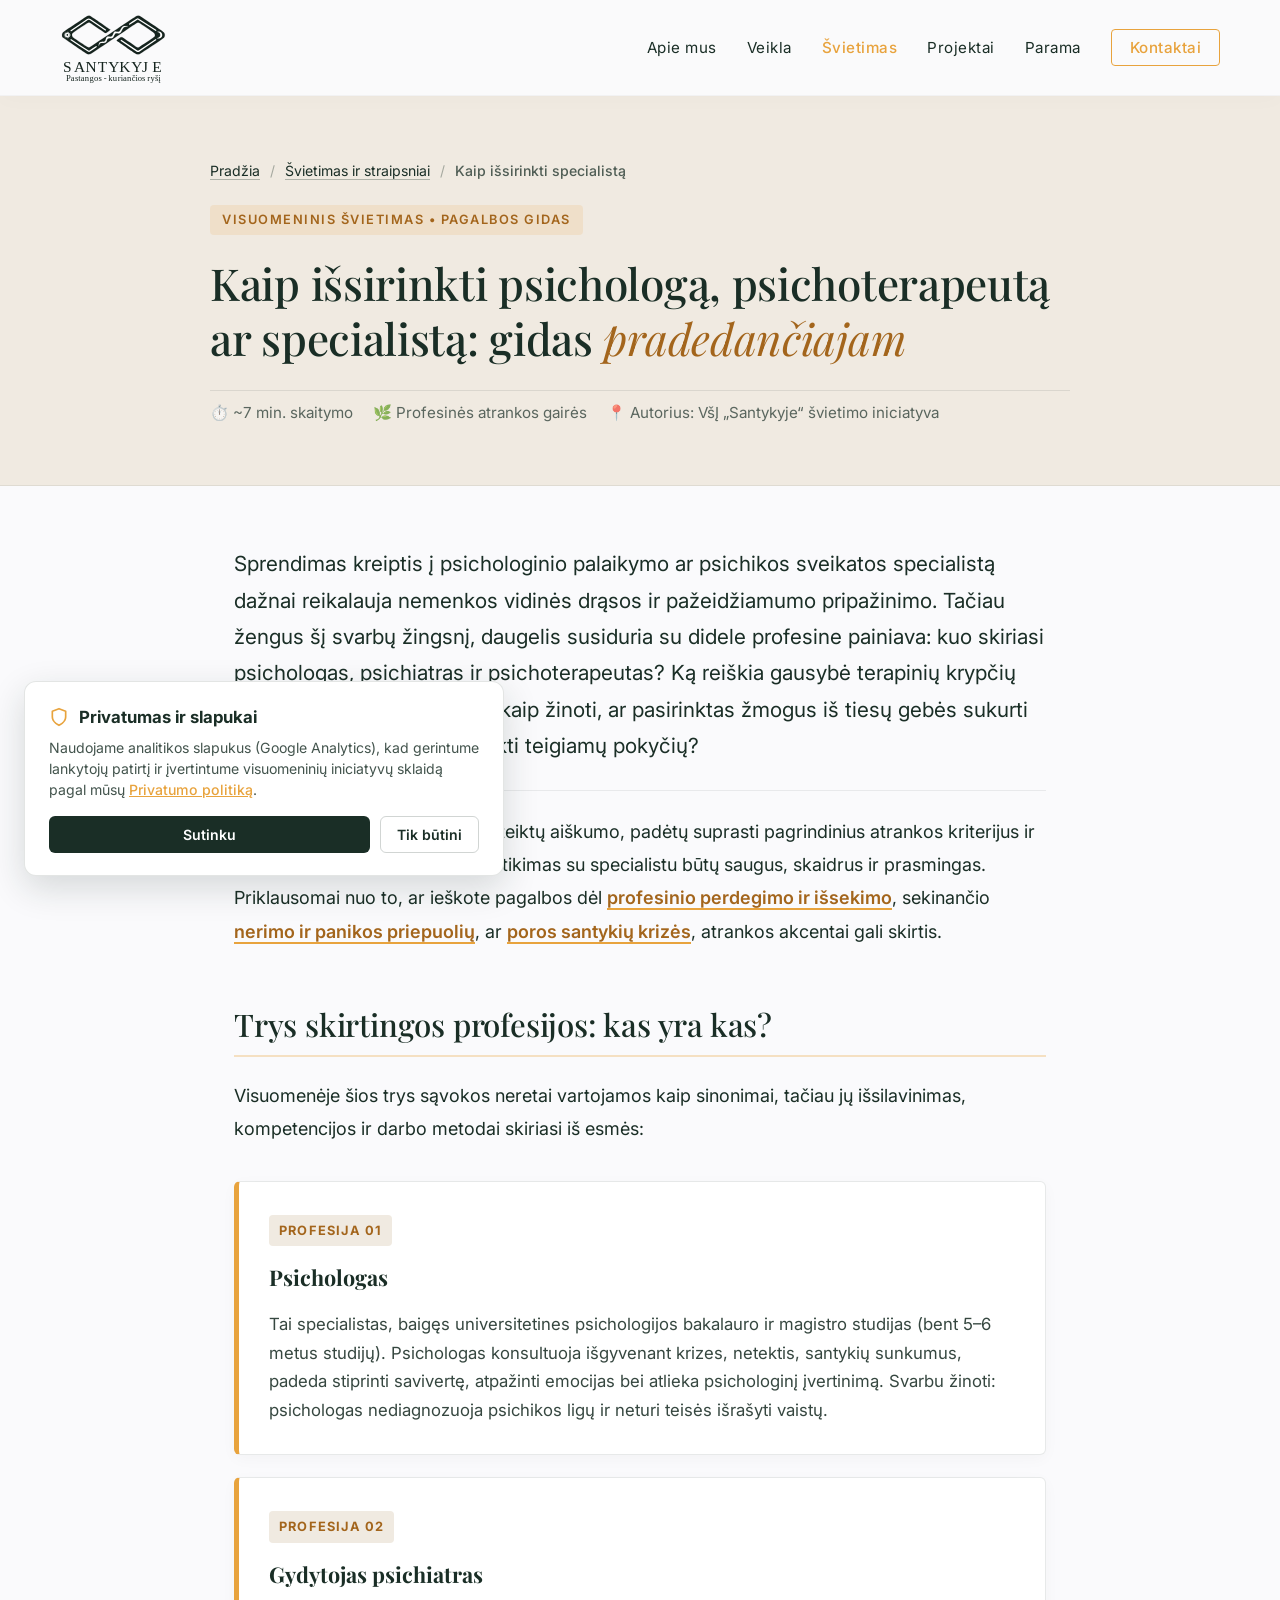
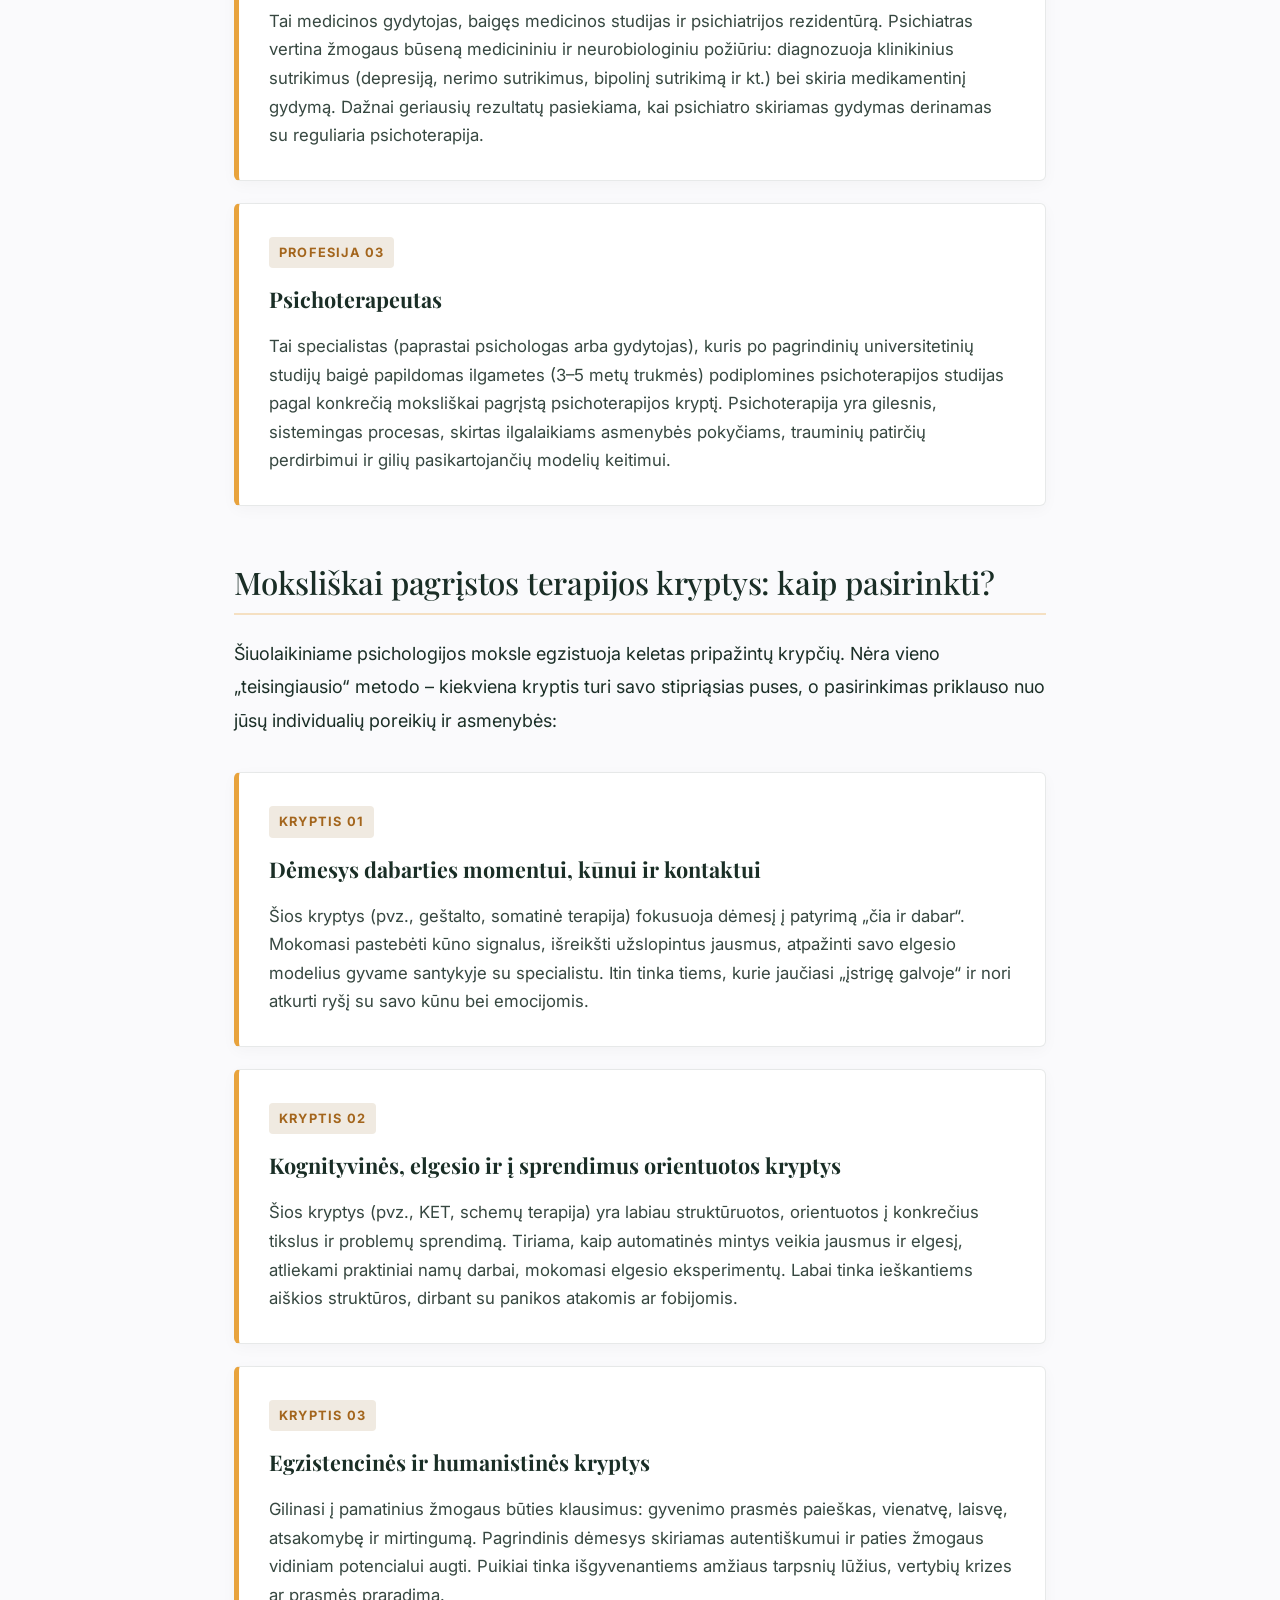
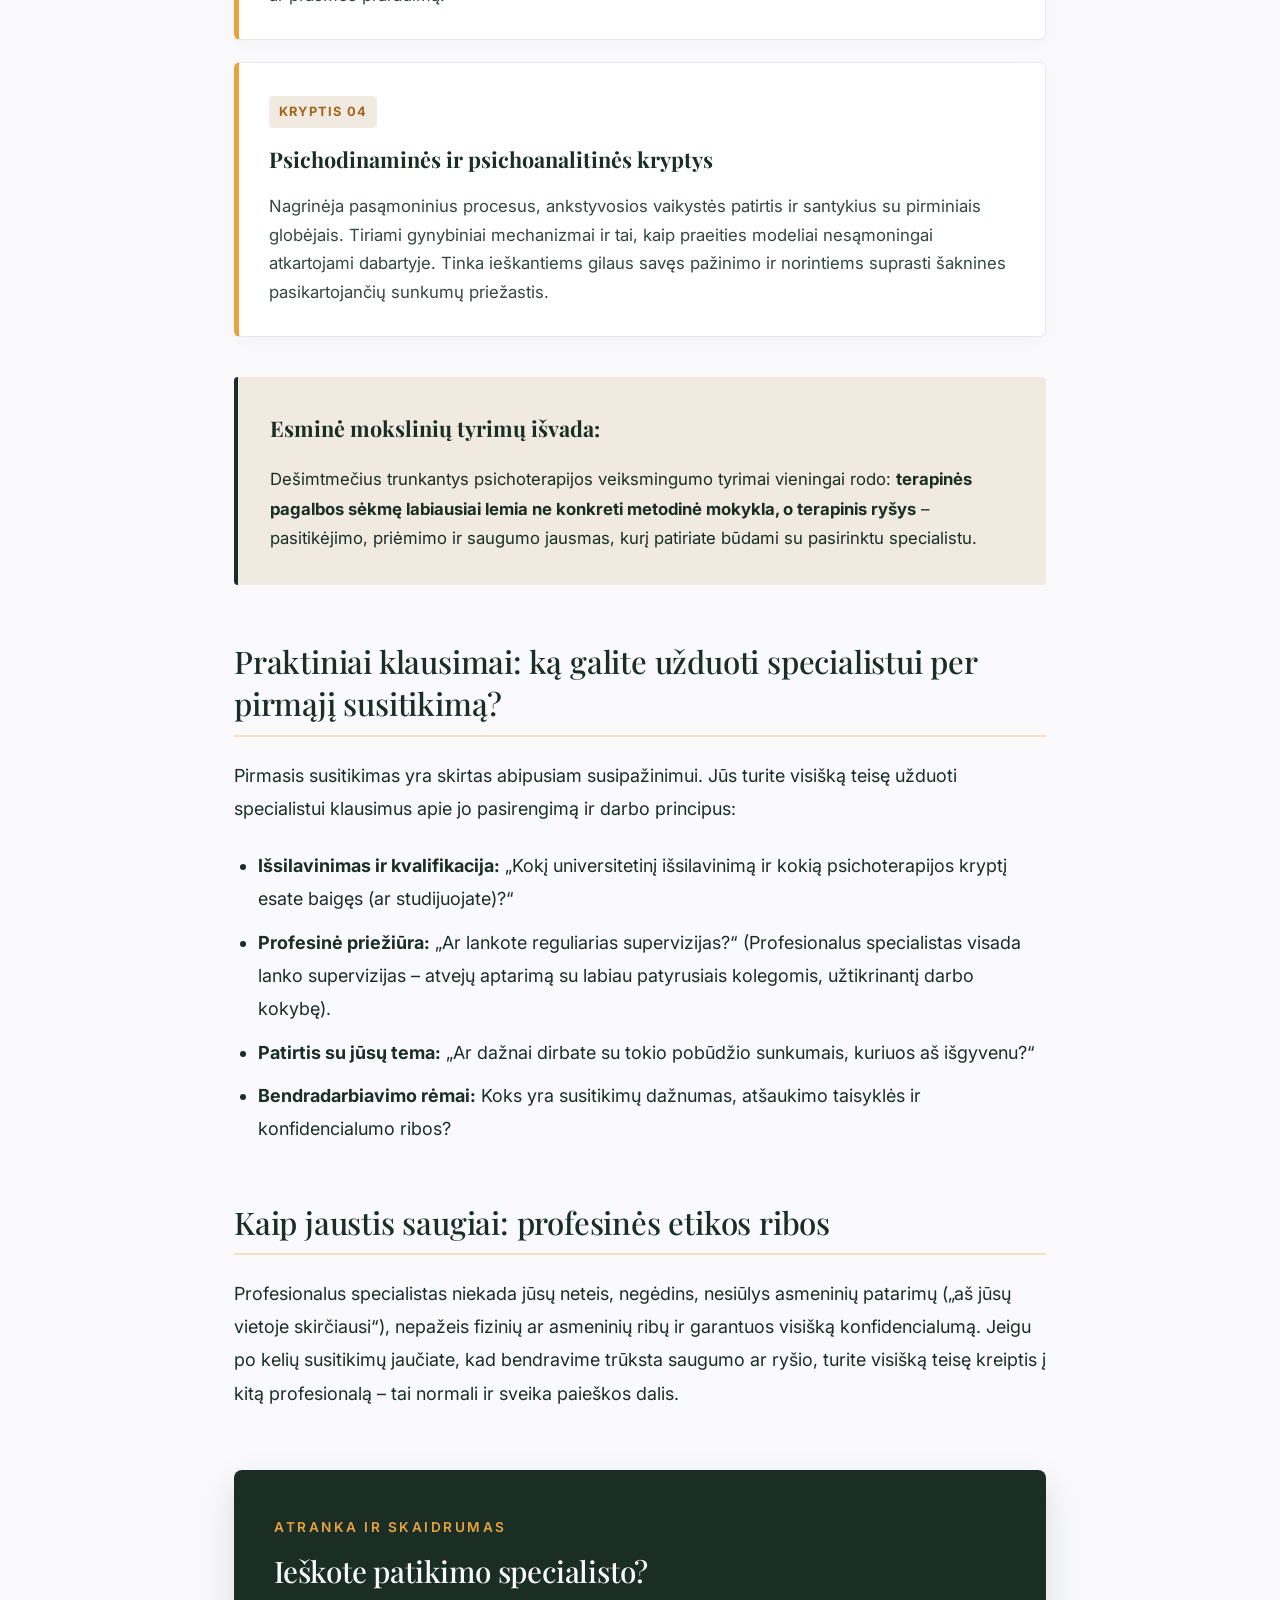
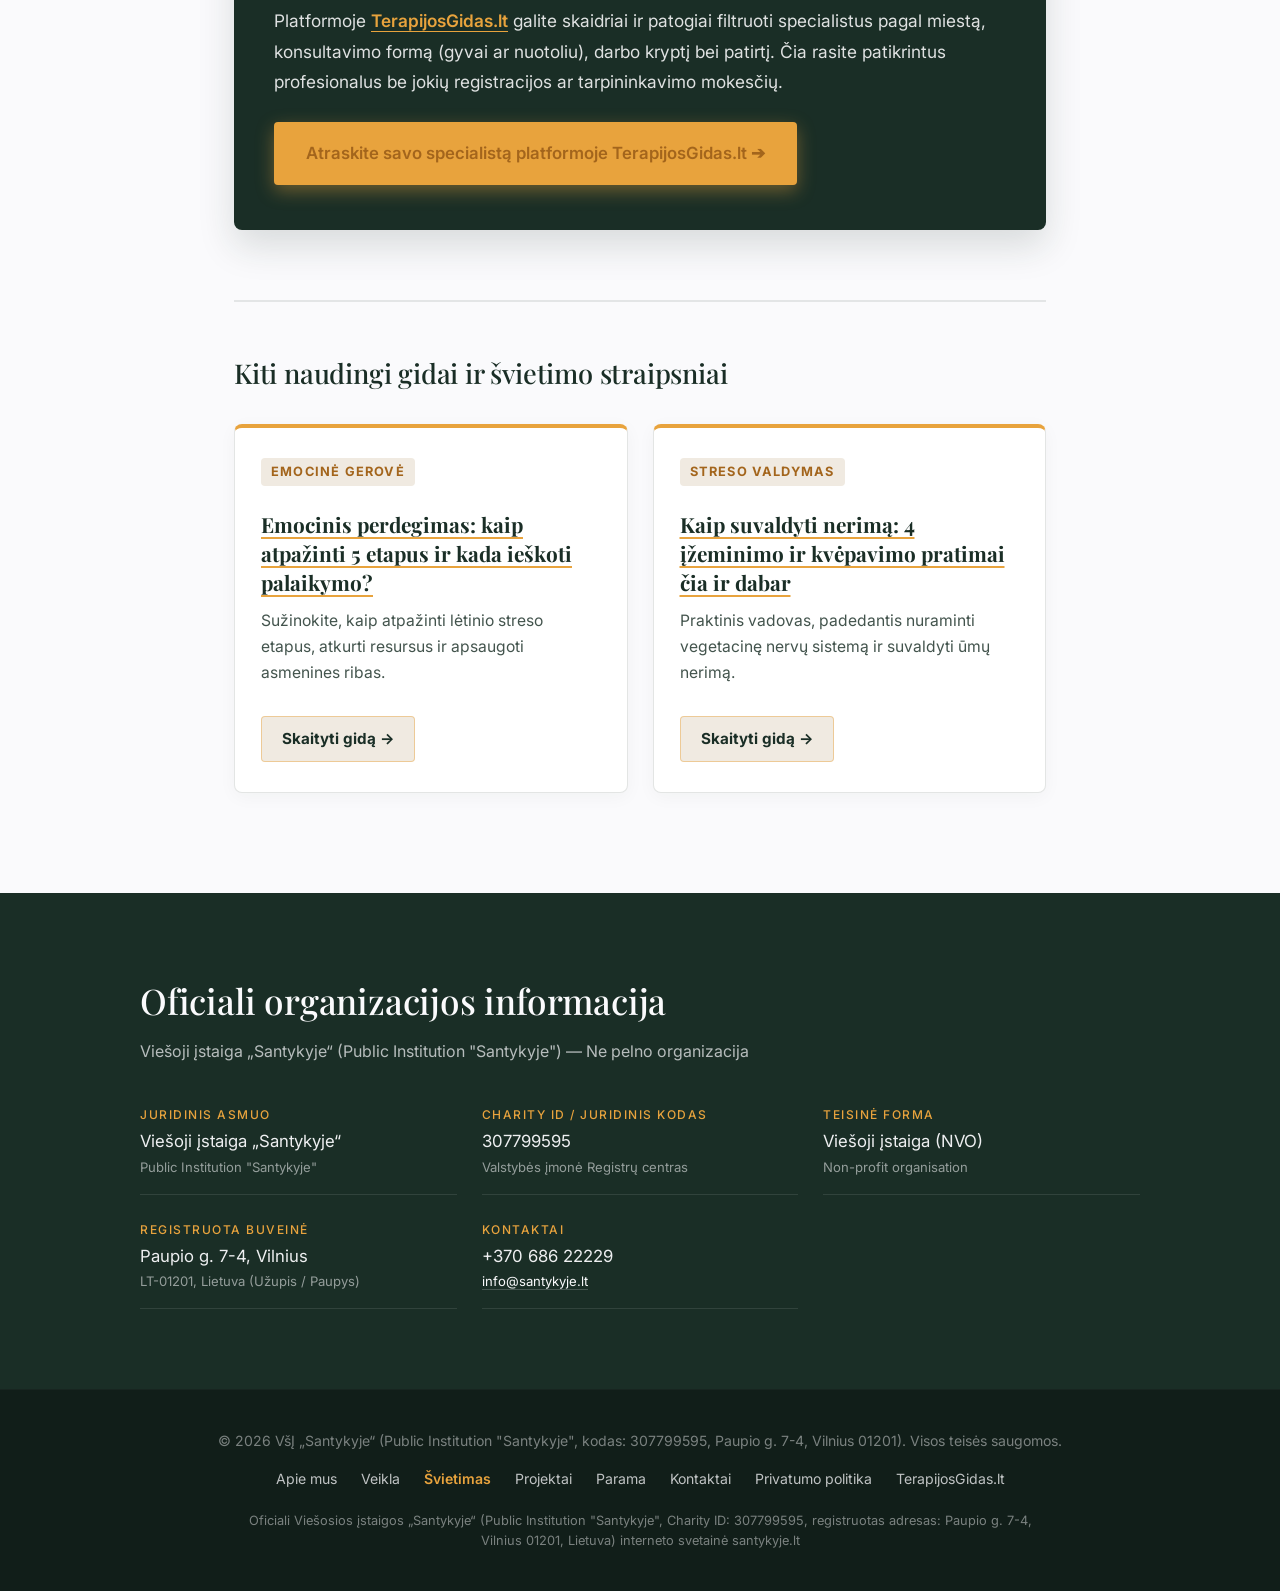
<file: kaip-issirinkti-psichologa.html>
<!DOCTYPE html>
<html lang="lt">
<head>
    <meta charset="UTF-8">
    <!-- Google Analytics 4 (GA4) with Google Consent Mode v2 -->
    <script src="analytics.js"></script>
    <script async src="https://www.googletagmanager.com/gtag/js?id=G-ZPH6WLMYG9"></script>
    <meta name="viewport" content="width=device-width, initial-scale=1.0">
    <title>Kaip išsirinkti psichologą, psichoterapeutą ar specialistą: gidas pradedančiajam — VšĮ „Santykyje“</title>
    <link rel="icon" type="image/svg+xml" href="logo.svg">
    <meta name="description" content="Svarstote kreiptis į specialistą, bet nežinote, nuo ko pradėti? Kuo skiriasi specialistai, kokie metodai egzistuoja ir kaip atpažinti saugų profesionalą.">
    <meta name="keywords" content="kaip išsirinkti psichologą, psichoterapeutas ar psichologas, psichoterapijos kryptys, terapinis ryšys, supervizija, etikos kodeksas, Terapijos Gidas">
    <meta name="robots" content="index, follow">
    <link rel="canonical" href="https://santykyje.lt/kaip-issirinkti-psichologa.html">

    <!-- Open Graph / Facebook -->
    <meta property="og:type" content="article">
    <meta property="og:url" content="https://santykyje.lt/kaip-issirinkti-psichologa.html">
    <meta property="og:title" content="Kaip išsirinkti psichologą, psichoterapeutą ar specialistą: gidas pradedančiajam">
    <meta property="og:description" content="Svarstote kreiptis į specialistą, bet nežinote, nuo ko pradėti? Kuo skiriasi specialistai, kokie metodai egzistuoja ir kaip atpažinti saugų profesionalą.">
    <meta property="og:image" content="https://santykyje.lt/Santykyje.png">

    <!-- Twitter -->
    <meta property="twitter:card" content="summary_large_image">
    <meta property="twitter:url" content="https://santykyje.lt/kaip-issirinkti-psichologa.html">
    <meta property="twitter:title" content="Kaip išsirinkti psichologą, psichoterapeutą ar specialistą: gidas pradedančiajam">
    <meta property="twitter:description" content="Svarstote kreiptis į specialistą, bet nežinote, nuo ko pradėti? Kuo skiriasi specialistai, kokie metodai egzistuoja ir kaip atpažinti saugų profesionalą.">
    <meta property="twitter:image" content="https://santykyje.lt/Santykyje.png">

    <link rel="preconnect" href="https://fonts.googleapis.com">
    <link rel="preconnect" href="https://fonts.gstatic.com" crossorigin>
    <link href="https://fonts.googleapis.com/css2?family=Inter:wght@300;400;500;600;700&family=Playfair+Display:ital,wght@0,400;0,500;0,600;1,400&display=swap" rel="stylesheet">
    <link rel="stylesheet" href="style.css?v=20261026_4">

    <!-- Structured Data (JSON-LD) for Article -->
    <script type="application/ld+json">
    {
      "@context": "https://schema.org",
      "@type": "Article",
      "headline": "Kaip išsirinkti psichologą, psichoterapeutą ar specialistą: gidas pradedančiajam",
      "description": "Svarstote kreiptis į specialistą, bet nežinote, nuo ko pradėti? Kuo skiriasi specialistai, kokie metodai egzistuoja ir kaip atpažinti saugų profesionalą.",
      "url": "https://santykyje.lt/kaip-issirinkti-psichologa.html",
      "inLanguage": "lt",
      "publisher": {
        "@type": "NGO",
        "name": "VšĮ Santykyje",
        "url": "https://santykyje.lt",
        "logo": "https://santykyje.lt/logo.svg"
      },
      "author": {
        "@type": "Organization",
        "name": "VšĮ Santykyje švietimo komanda"
      },
      "datePublished": "2026-10-23",
      "dateModified": "2026-10-26"
    }
    </script>

    <!-- Resilient Baltic Modern Article Stylesheet -->
    <style>
        /* Article Hero Header with warm Baltic Sand background */
        .article-hero-section {
            background-color: #F0EAE1;
            padding: 160px 24px 60px 24px;
            border-bottom: 1px solid rgba(26, 46, 38, 0.08);
            width: 100%;
            display: block;
        }

        .article-hero-inner {
            max-width: 860px;
            margin: 0 auto;
            text-align: left;
        }

        .article-breadcrumbs {
            display: flex;
            align-items: center;
            gap: 10px;
            font-size: 0.88rem;
            color: rgba(26, 46, 38, 0.65);
            margin-bottom: 22px;
            flex-wrap: wrap;
        }

        .article-breadcrumbs a {
            color: #1A2E26 !important;
            text-decoration: underline !important;
            text-decoration-color: rgba(26, 46, 38, 0.3) !important;
            text-underline-offset: 3px;
            transition: color 0.2s ease;
        }

        .article-breadcrumbs a:hover {
            color: #E8A33D !important;
            text-decoration-color: #E8A33D !important;
        }

        .article-breadcrumbs .sep {
            color: rgba(26, 46, 38, 0.35);
        }

        .article-breadcrumbs .current {
            color: rgba(26, 46, 38, 0.75);
            font-weight: 500;
        }

        .article-hero-inner .section-tag {
            display: inline-block;
            font-size: 0.8rem;
            font-weight: 600;
            text-transform: uppercase;
            letter-spacing: 1.5px;
            color: #A3651C;
            background-color: rgba(232, 163, 61, 0.15);
            padding: 5px 12px;
            border-radius: 4px;
            margin-bottom: 20px;
        }

        .article-hero-inner h1 {
            font-family: 'Playfair Display', Georgia, serif;
            font-size: 2.75rem;
            line-height: 1.25;
            color: #1A2E26;
            margin: 0 0 25px 0;
            letter-spacing: -0.3px;
        }

        .article-hero-inner h1 em {
            font-style: italic;
            font-weight: 400;
            color: #A3651C;
        }

        .article-meta-row {
            display: flex;
            align-items: center;
            gap: 20px;
            font-size: 0.95rem;
            color: rgba(26, 46, 38, 0.7);
            flex-wrap: wrap;
            padding-top: 10px;
            border-top: 1px solid rgba(26, 46, 38, 0.1);
        }

        .article-meta-row span {
            display: inline-flex;
            align-items: center;
            gap: 6px;
        }

        /* Main Article Reading Container */
        .article-main-container {
            max-width: 860px;
            margin: 0 auto;
            padding: 60px 24px 100px 24px;
            box-sizing: border-box;
            background-color: #FAFAFC;
        }

        .article-body {
            font-family: 'Inter', -apple-system, BlinkMacSystemFont, "Segoe UI", Arial, sans-serif;
            font-size: 1.125rem;
            line-height: 1.85;
            color: #1A2E26;
        }

        .article-body p {
            margin-bottom: 24px;
        }

        .article-lead {
            font-size: 1.3rem;
            line-height: 1.75;
            color: #1A2E26;
            font-weight: 400;
            margin-bottom: 35px;
            border-bottom: 1px solid rgba(26, 46, 38, 0.08);
            padding-bottom: 25px;
        }

        .article-body h2 {
            font-family: 'Playfair Display', Georgia, serif;
            font-size: 1.95rem;
            line-height: 1.35;
            color: #1A2E26;
            margin-top: 55px;
            margin-bottom: 22px;
            letter-spacing: -0.2px;
            border-bottom: 2px solid rgba(232, 163, 61, 0.3);
            padding-bottom: 10px;
        }

        .article-body h3 {
            font-family: 'Playfair Display', Georgia, serif;
            font-size: 1.45rem;
            color: #1A2E26;
            margin-top: 35px;
            margin-bottom: 16px;
        }

        /* In-text Links with high contrast & amber underline */
        .article-body a {
            color: #A3651C !important;
            font-weight: 600 !important;
            text-decoration: underline !important;
            text-decoration-color: #E8A33D !important;
            text-decoration-thickness: 2px !important;
            text-underline-offset: 4px !important;
            transition: all 0.2s ease;
        }

        .article-body a:hover {
            color: #1A2E26 !important;
            background-color: rgba(232, 163, 61, 0.18) !important;
            border-radius: 3px !important;
        }

        /* Stage / Role Box */
        .stage-box-list {
            display: flex;
            flex-direction: column;
            gap: 22px;
            margin: 35px 0;
        }

        .stage-box {
            background-color: #FFFFFF;
            border: 1px solid rgba(26, 46, 38, 0.1);
            border-left: 5px solid #E8A33D;
            border-radius: 6px;
            padding: 30px;
            box-shadow: 0 4px 15px rgba(26, 46, 38, 0.03);
        }

        .stage-box-badge {
            display: inline-block;
            font-size: 0.8rem;
            font-weight: 700;
            text-transform: uppercase;
            letter-spacing: 1.2px;
            color: #A3651C;
            background-color: #F0EAE1;
            padding: 4px 10px;
            border-radius: 4px;
            margin-bottom: 12px;
        }

        .stage-box h4 {
            font-family: 'Playfair Display', Georgia, serif;
            font-size: 1.35rem;
            color: #1A2E26;
            margin-bottom: 12px;
        }

        .stage-box p {
            font-size: 1.05rem;
            line-height: 1.7;
            color: rgba(26, 46, 38, 0.88);
            margin: 0;
        }

        /* Highlight Callout Box */
        .callout-box {
            background-color: #F0EAE1;
            border-left: 4px solid #1A2E26;
            border-radius: 4px;
            padding: 32px;
            margin: 40px 0;
        }

        .callout-box h4 {
            font-family: 'Playfair Display', Georgia, serif;
            font-size: 1.35rem;
            color: #1A2E26;
            margin-top: 0;
            margin-bottom: 16px;
        }

        .callout-box p {
            margin-bottom: 14px;
            font-size: 1.05rem;
            line-height: 1.75;
        }

        .callout-box p:last-child {
            margin-bottom: 0;
        }

        /* Prominent CTA Box to TerapijosGidas */
        .cta-action-card {
            background-color: #1A2E26;
            color: #FAFAFC;
            border-radius: 8px;
            padding: 45px 40px;
            margin: 60px 0 40px 0;
            box-shadow: 0 16px 36px rgba(26, 46, 38, 0.15);
            text-align: left;
        }

        .cta-action-card .section-tag {
            color: #E8A33D;
            margin-bottom: 12px;
        }

        .cta-action-card h3 {
            font-family: 'Playfair Display', Georgia, serif;
            font-size: 1.85rem;
            color: #FAFAFC;
            margin: 0 0 16px 0;
            line-height: 1.3;
        }

        .cta-action-card p {
            font-size: 1.08rem;
            line-height: 1.75;
            color: rgba(250, 250, 252, 0.88);
            margin-bottom: 25px;
        }

        .cta-action-btn {
            display: inline-flex;
            align-items: center;
            gap: 12px;
            background-color: #E8A33D;
            color: #1A2E26 !important;
            font-weight: 700 !important;
            font-size: 1.05rem;
            padding: 16px 32px;
            border-radius: 4px;
            text-decoration: none !important;
            transition: all 0.25s ease;
            box-shadow: 0 6px 18px rgba(232, 163, 61, 0.4);
        }

        .cta-action-btn:hover {
            background-color: #FAFAFC;
            color: #1A2E26 !important;
            transform: translateY(-2px);
            box-shadow: 0 10px 24px rgba(0, 0, 0, 0.25);
        }

        /* Related Articles Prominent Cards */
        .more-guides-section {
            margin-top: 70px;
            padding-top: 50px;
            border-top: 2px solid rgba(26, 46, 38, 0.1);
        }

        .more-guides-section h3 {
            font-family: 'Playfair Display', Georgia, serif;
            font-size: 1.7rem;
            margin-bottom: 28px;
            color: #1A2E26;
        }

        .guides-cards-grid {
            display: grid;
            grid-template-columns: 1fr 1fr;
            gap: 25px;
        }

        .guide-item-card {
            background-color: #FFFFFF;
            border: 1px solid rgba(26, 46, 38, 0.12);
            border-top: 4px solid #E8A33D;
            border-radius: 8px;
            padding: 30px 26px;
            display: flex;
            flex-direction: column;
            justify-content: space-between;
            transition: all 0.25s ease;
            box-shadow: 0 4px 18px rgba(26, 46, 38, 0.04);
        }

        .guide-item-card:hover {
            border-color: #E8A33D;
            border-top: 4px solid #A3651C;
            transform: translateY(-4px);
            box-shadow: 0 12px 30px rgba(26, 46, 38, 0.09);
        }

        .guide-item-card h4 {
            font-family: 'Playfair Display', Georgia, serif;
            font-size: 1.3rem;
            line-height: 1.38;
            margin: 12px 0 12px 0;
        }

        .guide-item-card h4 a {
            color: #1A2E26 !important;
            text-decoration: underline !important;
            text-decoration-color: #E8A33D !important;
            text-decoration-thickness: 2px !important;
            text-underline-offset: 4px !important;
            transition: all 0.2s ease;
        }

        .guide-item-card:hover h4 a {
            color: #A3651C !important;
            text-decoration-color: #A3651C !important;
        }

        .guide-item-card p {
            font-size: 0.98rem;
            line-height: 1.65;
            color: rgba(26, 46, 38, 0.82);
            margin: 0 0 20px 0;
        }

        .guide-read-link {
            font-size: 0.95rem;
            font-weight: 700 !important;
            color: #1A2E26 !important;
            background-color: #F0EAE1;
            padding: 10px 20px;
            border-radius: 4px;
            border: 1px solid rgba(232, 163, 61, 0.45);
            display: inline-flex;
            align-items: center;
            gap: 8px;
            text-decoration: none !important;
            margin-top: 10px;
            transition: all 0.22s ease;
            align-self: flex-start;
        }

        .guide-item-card:hover .guide-read-link,
        .guide-read-link:hover {
            background-color: #E8A33D;
            color: #1A2E26 !important;
            border-color: #E8A33D;
            transform: translateX(4px);
            box-shadow: 0 4px 12px rgba(232, 163, 61, 0.3);
        }

        @media (max-width: 768px) {
            .article-hero-section {
                padding: 130px 20px 45px 20px;
            }
            .article-hero-inner h1 {
                font-size: 2.1rem;
            }
            .article-main-container {
                padding: 40px 18px 70px 18px;
            }
            .guides-cards-grid {
                grid-template-columns: 1fr;
            }
            .cta-action-card {
                padding: 30px 20px;
            }
            .cta-action-btn {
                width: 100%;
                justify-content: center;
            }
        }
    </style>
</head>
<body>
    <header>
        <div class="nav-container">
            <div class="logo">
                <a href="index.html"><img src="logo.svg" alt="VšĮ Santykyje"></a>
            </div>
            <nav>
                <ul>
                    <li><a href="apie.html">Apie mus</a></li>
                    <li><a href="veikla.html">Veikla</a></li>
                    <li><a href="straipsniai.html" style="color: #E8A33D; font-weight: 500;">Švietimas</a></li>
                    <li><a href="projektai.html">Projektai</a></li>
                    <li><a href="parama.html">Parama</a></li>
                    <li><a href="kontaktai.html" class="cta-nav">Kontaktai</a></li>
                </ul>
            </nav>
        </div>
    </header>

    <!-- Header Section with Baltic Sand Background & Breathing Room -->
    <section class="article-hero-section">
        <div class="article-hero-inner">
            <nav class="article-breadcrumbs" aria-label="Navigacija">
                <a href="index.html">Pradžia</a>
                <span class="sep">/</span>
                <a href="straipsniai.html">Švietimas ir straipsniai</a>
                <span class="sep">/</span>
                <span class="current">Kaip išsirinkti specialistą</span>
            </nav>

            <span class="section-tag">Visuomeninis švietimas • Pagalbos gidas</span>
            <h1>Kaip išsirinkti psichologą, psichoterapeutą ar specialistą: gidas <em>pradedančiajam</em></h1>
            
            <div class="article-meta-row">
                <span>⏱️ ~7 min. skaitymo</span>
                <span>🌿 Profesinės atrankos gairės</span>
                <span>📍 Autorius: VšĮ „Santykyje“ švietimo iniciatyva</span>
            </div>
        </div>
    </section>

    <!-- Main Article Body -->
    <main class="article-main-container">
        <article class="article-body">
            <p class="article-lead">
                Sprendimas kreiptis į psichologinio palaikymo ar psichikos sveikatos specialistą dažnai reikalauja nemenkos vidinės drąsos ir pažeidžiamumo pripažinimo. Tačiau žengus šį svarbų žingsnį, daugelis susiduria su didele profesine painiava: kuo skiriasi psichologas, psichiatras ir psichoterapeutas? Ką reiškia gausybė terapinių krypčių santrumpų? Ir svarbiausia – kaip žinoti, ar pasirinktas žmogus iš tiesų gebės sukurti saugią erdvę ir padėti pasiekti teigiamų pokyčių?
            </p>

            <p>
                Šis gidas parengtas tam, kad suteiktų aiškumo, padėtų suprasti pagrindinius atrankos kriterijus ir užtikrintų, kad jūsų pirmasis susitikimas su specialistu būtų saugus, skaidrus ir prasmingas. Priklausomai nuo to, ar ieškote pagalbos dėl <a href="emocinis-perdegimas.html">profesinio perdegimo ir išsekimo</a>, sekinančio <a href="nerimo-valdymas.html">nerimo ir panikos priepuolių</a>, ar <a href="santykiu-krize.html">poros santykių krizės</a>, atrankos akcentai gali skirtis.
            </p>

            <h2>Trys skirtingos profesijos: kas yra kas?</h2>
            <p>
                Visuomenėje šios trys sąvokos neretai vartojamos kaip sinonimai, tačiau jų išsilavinimas, kompetencijos ir darbo metodai skiriasi iš esmės:
            </p>

            <div class="stage-box-list">
                <div class="stage-box">
                    <span class="stage-box-badge">Profesija 01</span>
                    <h4>Psichologas</h4>
                    <p>
                        Tai specialistas, baigęs universitetines psichologijos bakalauro ir magistro studijas (bent 5–6 metus studijų). Psichologas konsultuoja išgyvenant krizes, netektis, santykių sunkumus, padeda stiprinti savivertę, atpažinti emocijas bei atlieka psichologinį įvertinimą. Svarbu žinoti: psichologas nediagnozuoja psichikos ligų ir neturi teisės išrašyti vaistų.
                    </p>
                </div>

                <div class="stage-box">
                    <span class="stage-box-badge">Profesija 02</span>
                    <h4>Gydytojas psichiatras</h4>
                    <p>
                        Tai medicinos gydytojas, baigęs medicinos studijas ir psichiatrijos rezidentūrą. Psichiatras vertina žmogaus būseną medicininiu ir neurobiologiniu požiūriu: diagnozuoja klinikinius sutrikimus (depresiją, nerimo sutrikimus, bipolinį sutrikimą ir kt.) bei skiria medikamentinį gydymą. Dažnai geriausių rezultatų pasiekiama, kai psichiatro skiriamas gydymas derinamas su reguliaria psichoterapija.
                    </p>
                </div>

                <div class="stage-box">
                    <span class="stage-box-badge">Profesija 03</span>
                    <h4>Psichoterapeutas</h4>
                    <p>
                        Tai specialistas (paprastai psichologas arba gydytojas), kuris po pagrindinių universitetinių studijų baigė papildomas ilgametes (3–5 metų trukmės) podiplomines psichoterapijos studijas pagal konkrečią moksliškai pagrįstą psichoterapijos kryptį. Psichoterapija yra gilesnis, sistemingas procesas, skirtas ilgalaikiams asmenybės pokyčiams, trauminių patirčių perdirbimui ir gilių pasikartojančių modelių keitimui.
                    </p>
                </div>
            </div>

            <h2>Moksliškai pagrįstos terapijos kryptys: kaip pasirinkti?</h2>
            <p>
                Šiuolaikiniame psichologijos moksle egzistuoja keletas pripažintų krypčių. Nėra vieno „teisingiausio“ metodo – kiekviena kryptis turi savo stipriąsias puses, o pasirinkimas priklauso nuo jūsų individualių poreikių ir asmenybės:
            </p>

            <div class="stage-box-list">
                <div class="stage-box">
                    <span class="stage-box-badge">Kryptis 01</span>
                    <h4>Dėmesys dabarties momentui, kūnui ir kontaktui</h4>
                    <p>
                        Šios kryptys (pvz., geštalto, somatinė terapija) fokusuoja dėmesį į patyrimą „čia ir dabar“. Mokomasi pastebėti kūno signalus, išreikšti užslopintus jausmus, atpažinti savo elgesio modelius gyvame santykyje su specialistu. Itin tinka tiems, kurie jaučiasi „įstrigę galvoje“ ir nori atkurti ryšį su savo kūnu bei emocijomis.
                    </p>
                </div>

                <div class="stage-box">
                    <span class="stage-box-badge">Kryptis 02</span>
                    <h4>Kognityvinės, elgesio ir į sprendimus orientuotos kryptys</h4>
                    <p>
                        Šios kryptys (pvz., KET, schemų terapija) yra labiau struktūruotos, orientuotos į konkrečius tikslus ir problemų sprendimą. Tiriama, kaip automatinės mintys veikia jausmus ir elgesį, atliekami praktiniai namų darbai, mokomasi elgesio eksperimentų. Labai tinka ieškantiems aiškios struktūros, dirbant su panikos atakomis ar fobijomis.
                    </p>
                </div>

                <div class="stage-box">
                    <span class="stage-box-badge">Kryptis 03</span>
                    <h4>Egzistencinės ir humanistinės kryptys</h4>
                    <p>
                        Gilinasi į pamatinius žmogaus būties klausimus: gyvenimo prasmės paieškas, vienatvę, laisvę, atsakomybę ir mirtingumą. Pagrindinis dėmesys skiriamas autentiškumui ir paties žmogaus vidiniam potencialui augti. Puikiai tinka išgyvenantiems amžiaus tarpsnių lūžius, vertybių krizes ar prasmės praradimą.
                    </p>
                </div>

                <div class="stage-box">
                    <span class="stage-box-badge">Kryptis 04</span>
                    <h4>Psichodinaminės ir psichoanalitinės kryptys</h4>
                    <p>
                        Nagrinėja pasąmoninius procesus, ankstyvosios vaikystės patirtis ir santykius su pirminiais globėjais. Tiriami gynybiniai mechanizmai ir tai, kaip praeities modeliai nesąmoningai atkartojami dabartyje. Tinka ieškantiems gilaus savęs pažinimo ir norintiems suprasti šaknines pasikartojančių sunkumų priežastis.
                    </p>
                </div>
            </div>

            <div class="callout-box">
                <h4>Esminė mokslinių tyrimų išvada:</h4>
                <p>
                    Dešimtmečius trunkantys psichoterapijos veiksmingumo tyrimai vieningai rodo: <strong>terapinės pagalbos sėkmę labiausiai lemia ne konkreti metodinė mokykla, o terapinis ryšys</strong> – pasitikėjimo, priėmimo ir saugumo jausmas, kurį patiriate būdami su pasirinktu specialistu.
                </p>
            </div>

            <h2>Praktiniai klausimai: ką galite užduoti specialistui per pirmąjį susitikimą?</h2>
            <p>
                Pirmasis susitikimas yra skirtas abipusiam susipažinimui. Jūs turite visišką teisę užduoti specialistui klausimus apie jo pasirengimą ir darbo principus:
            </p>

            <ul style="padding-left: 24px; margin-bottom: 30px;">
                <li style="margin-bottom: 10px;"><strong>Išsilavinimas ir kvalifikacija:</strong> „Kokį universitetinį išsilavinimą ir kokią psichoterapijos kryptį esate baigęs (ar studijuojate)?“</li>
                <li style="margin-bottom: 10px;"><strong>Profesinė priežiūra:</strong> „Ar lankote reguliarias supervizijas?“ (Profesionalus specialistas visada lanko supervizijas – atvejų aptarimą su labiau patyrusiais kolegomis, užtikrinantį darbo kokybę).</li>
                <li style="margin-bottom: 10px;"><strong>Patirtis su jūsų tema:</strong> „Ar dažnai dirbate su tokio pobūdžio sunkumais, kuriuos aš išgyvenu?“</li>
                <li style="margin-bottom: 10px;"><strong>Bendradarbiavimo rėmai:</strong> Koks yra susitikimų dažnumas, atšaukimo taisyklės ir konfidencialumo ribos?</li>
            </ul>

            <h2>Kaip jaustis saugiai: profesinės etikos ribos</h2>
            <p>
                Profesionalus specialistas niekada jūsų neteis, negėdins, nesiūlys asmeninių patarimų („aš jūsų vietoje skirčiausi“), nepažeis fizinių ar asmeninių ribų ir garantuos visišką konfidencialumą. Jeigu po kelių susitikimų jaučiate, kad bendravime trūksta saugumo ar ryšio, turite visišką teisę kreiptis į kitą profesionalą – tai normali ir sveika paieškos dalis.
            </p>

            <!-- Prominent High-Contrast Call to Action Box for TerapijosGidas.lt -->
            <div class="cta-action-card">
                <span class="section-tag">Atranka ir skaidrumas</span>
                <h3>Ieškote patikimo specialisto?</h3>
                <p>
                    Platformoje <a href="https://terapijosgidas.lt" target="_blank" rel="noopener" style="color: #E8A33D !important; text-decoration: underline !important;">TerapijosGidas.lt</a> galite skaidriai ir patogiai filtruoti specialistus pagal miestą, konsultavimo formą (gyvai ar nuotoliu), darbo kryptį bei patirtį. Čia rasite patikrintus profesionalus be jokių registracijos ar tarpininkavimo mokesčių.
                </p>
                <div>
                    <a href="https://terapijosgidas.lt" target="_blank" rel="noopener" class="cta-action-btn">
                        Atraskite savo specialistą platformoje TerapijosGidas.lt ➔
                    </a>
                </div>
            </div>
        </article>

        <!-- Related articles section with prominent cards -->
        <section class="more-guides-section">
            <h3>Kiti naudingi gidai ir švietimo straipsniai</h3>
            <div class="guides-cards-grid">
                <div class="guide-item-card">
                    <div>
                        <span class="stage-box-badge">Emocinė gerovė</span>
                        <h4><a href="emocinis-perdegimas.html">Emocinis perdegimas: kaip atpažinti 5 etapus ir kada ieškoti palaikymo?</a></h4>
                        <p>Sužinokite, kaip atpažinti lėtinio streso etapus, atkurti resursus ir apsaugoti asmenines ribas.</p>
                    </div>
                    <div>
                        <a href="emocinis-perdegimas.html" class="guide-read-link">Skaityti gidą &rarr;</a>
                    </div>
                </div>

                <div class="guide-item-card">
                    <div>
                        <span class="stage-box-badge">Streso valdymas</span>
                        <h4><a href="nerimo-valdymas.html">Kaip suvaldyti nerimą: 4 įžeminimo ir kvėpavimo pratimai čia ir dabar</a></h4>
                        <p>Praktinis vadovas, padedantis nuraminti vegetacinę nervų sistemą ir suvaldyti ūmų nerimą.</p>
                    </div>
                    <div>
                        <a href="nerimo-valdymas.html" class="guide-read-link">Skaityti gidą &rarr;</a>
                    </div>
                </div>
            </div>
        </section>
    </main>

    <!-- Official Rekvizitai Bar -->
    <section class="rekvizitai-section">
        <div class="rekvizitai-container">
            <h2>Oficiali organizacijos informacija</h2>
            <p class="rekvizitai-subtitle">Viešoji įstaiga „Santykyje“ (Public Institution "Santykyje") — Ne pelno organizacija</p>
            <div class="rek-grid">
                <div class="rek-item">
                    <label>Juridinis asmuo</label>
                    <span>Viešoji įstaiga „Santykyje“</span>
                    <small>Public Institution "Santykyje"</small>
                </div>
                <div class="rek-item">
                    <label>Charity ID / Juridinis kodas</label>
                    <span>307799595</span>
                    <small>Valstybės įmonė Registrų centras</small>
                </div>
                <div class="rek-item">
                    <label>Teisinė forma</label>
                    <span>Viešoji įstaiga (NVO)</span>
                    <small>Non-profit organisation</small>
                </div>
                <div class="rek-item">
                    <label>Registruota buveinė</label>
                    <span>Paupio g. 7-4, Vilnius</span>
                    <small>LT-01201, Lietuva (Užupis / Paupys)</small>
                </div>
                <div class="rek-item">
                    <label>Kontaktai</label>
                    <span>+370 686 22229</span>
                    <small><a href="mailto:info@santykyje.lt">info@santykyje.lt</a></small>
                </div>
            </div>
        </div>
    </section>

    <footer>
        <div class="footer-container" style="flex-direction: column; gap: 15px; text-align: center;">
            <p>&copy; 2026 VšĮ „Santykyje“ (Public Institution "Santykyje", kodas: 307799595, Paupio g. 7-4, Vilnius 01201). Visos teisės saugomos.</p>
            <p>
                <a href="apie.html" style="margin: 0 10px;">Apie mus</a>
                <a href="veikla.html" style="margin: 0 10px;">Veikla</a>
                <a href="straipsniai.html" style="margin: 0 10px; font-weight: 600; color: #E8A33D;">Švietimas</a>
                <a href="projektai.html" style="margin: 0 10px;">Projektai</a>
                <a href="parama.html" style="margin: 0 10px;">Parama</a>
                <a href="kontaktai.html" style="margin: 0 10px;">Kontaktai</a>
                <a href="privatumo-politika.html" style="margin: 0 10px;">Privatumo politika</a>
                <a href="https://terapijosgidas.lt" target="_blank" rel="noopener" style="margin: 0 10px;">TerapijosGidas.lt</a>
            </p>
            <p style="font-size: 0.8rem; color: rgba(250,250,252,0.45); max-width: 800px; margin: 5px auto 0 auto;">
                Oficiali Viešosios įstaigos „Santykyje“ (Public Institution "Santykyje", Charity ID: 307799595, registruotas adresas: Paupio g. 7-4, Vilnius 01201, Lietuva) interneto svetainė santykyje.lt
            </p>
        </div>
    </footer>
</body>
</html>
</file>
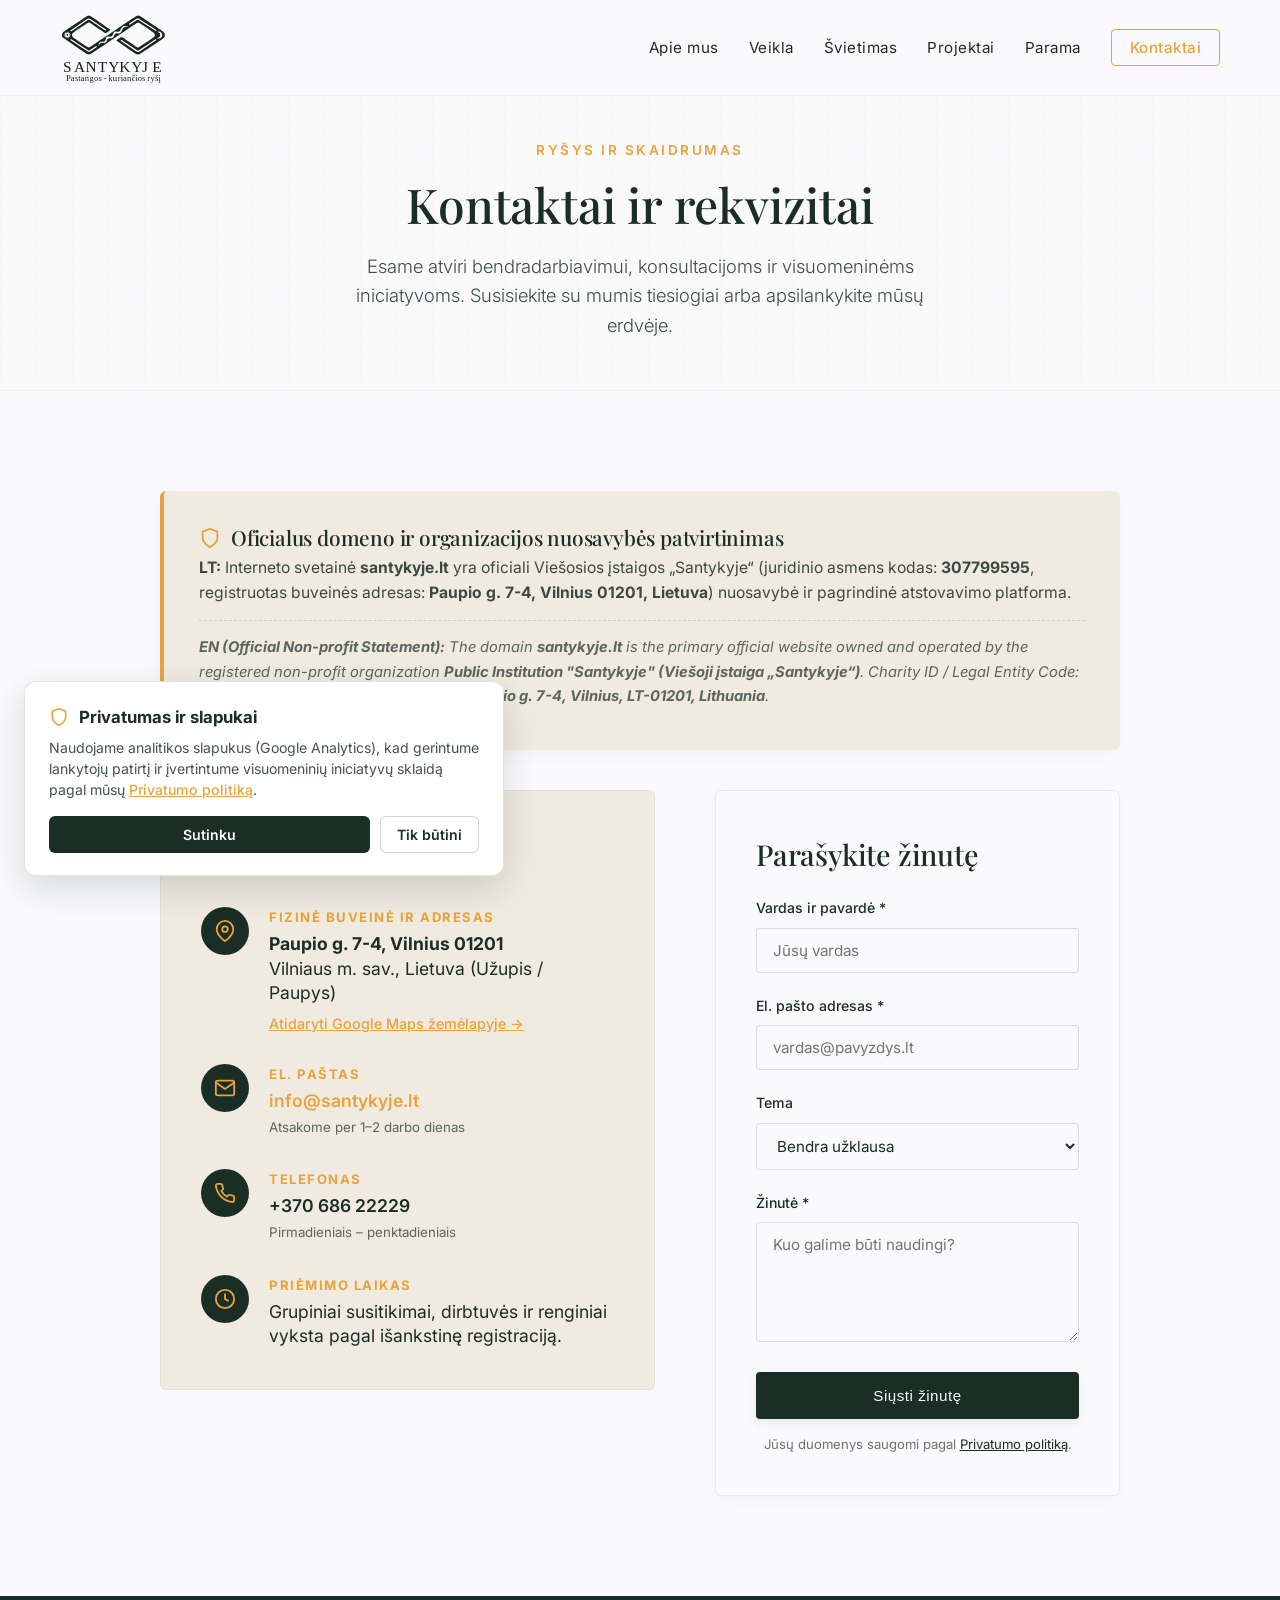
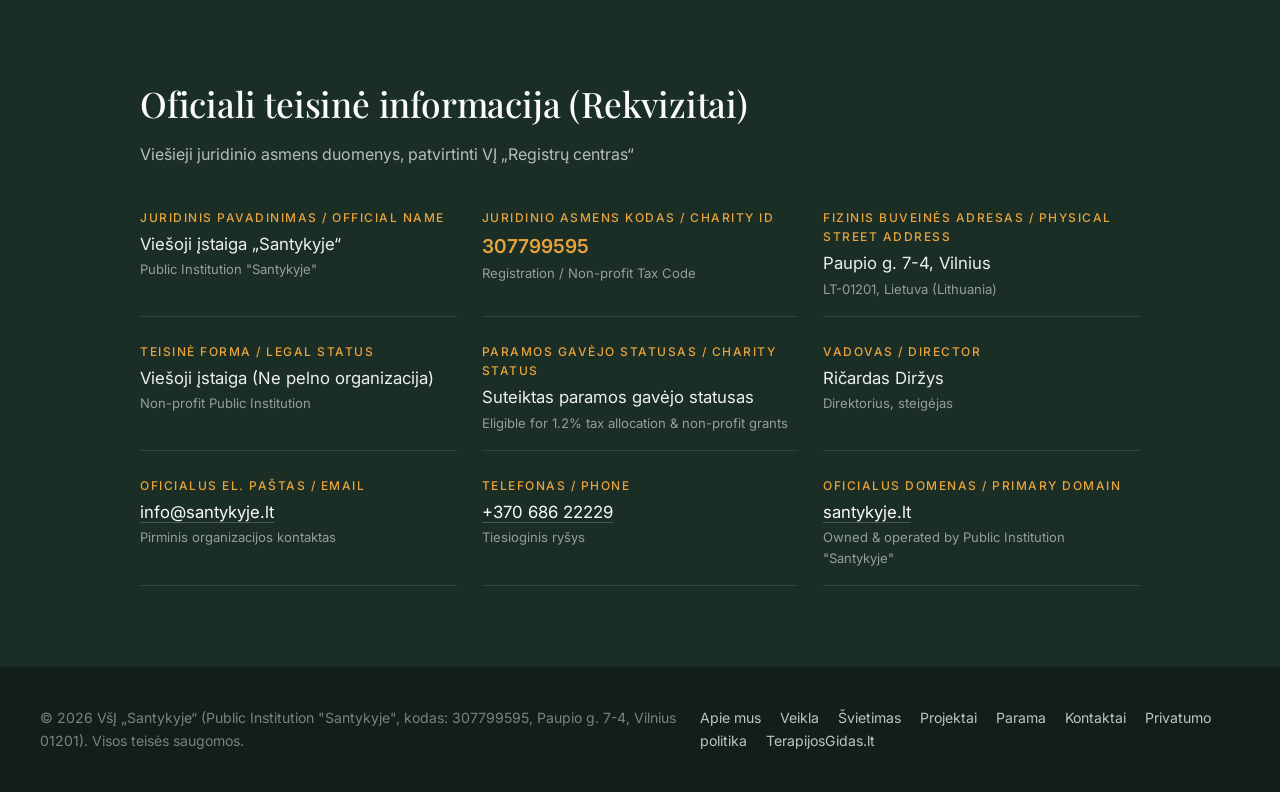
<file: kontaktai.html>
<!DOCTYPE html>
<html lang="lt">
<head>
    <meta charset="UTF-8">
    <!-- Google Analytics 4 (GA4) with Google Consent Mode v2 -->
    <script src="analytics.js"></script>
    <script async src="https://www.googletagmanager.com/gtag/js?id=G-ZPH6WLMYG9"></script>
    <meta name="viewport" content="width=device-width, initial-scale=1.0">
    <title>Kontaktai ir rekvizitai — VšĮ „Santykyje“</title>
    <link rel="icon" type="image/svg+xml" href="logo.svg">
    <meta name="description" content="VšĮ „Santykyje“ (Public Institution &quot;Santykyje&quot;) kontaktai ir oficialūs rekvizitai. Fizinis adresas: Paupio g. 7-4, Vilnius 01201. Tel. +370 686 22229, info@santykyje.lt.">
    <meta name="keywords" content="Santykyje kontaktai, VšĮ Santykyje rekvizitai, Paupio g. 7-4 Vilnius, Ričardas Diržys, Charity ID 307799595">
    <meta name="robots" content="index, follow">
    <link rel="canonical" href="https://santykyje.lt/kontaktai.html">

    <!-- Open Graph / Facebook -->
    <meta property="og:type" content="website">
    <meta property="og:url" content="https://santykyje.lt/kontaktai.html">
    <meta property="og:title" content="Kontaktai ir rekvizitai — VšĮ „Santykyje“">
    <meta property="og:description" content="Oficialūs ne pelno organizacijos VšĮ „Santykyje“ rekvizitai, fizinis adresas Paupio g. 7-4, Vilnius ir kontaktai.">
    <meta property="og:image" content="https://santykyje.lt/Santykyje.png">

    <link rel="preconnect" href="https://fonts.googleapis.com">
    <link rel="preconnect" href="https://fonts.gstatic.com" crossorigin>
    <link href="https://fonts.googleapis.com/css2?family=Inter:wght@300;400;500;600&family=Playfair+Display:ital,wght@0,400;0,500;0,600;1,400&display=swap" rel="stylesheet">
    <link rel="stylesheet" href="style.css">

    <!-- Structured Data (JSON-LD) for Search Engines & Verification -->
    <script type="application/ld+json">
    {
      "@context": "https://schema.org",
      "@type": "NGO",
      "name": "VšĮ Santykyje",
      "alternateName": [
        "Viešoji įstaiga „Santykyje“",
        "Public Institution \"Santykyje\""
      ],
      "url": "https://santykyje.lt",
      "logo": "https://santykyje.lt/logo.svg",
      "image": "https://santykyje.lt/Santykyje.png",
      "description": "Ne pelno organizacija, teikianti profesionalų psichologinį palaikymą, patyriminį ugdymą bei vystanti visuomeninius projektus Lietuvoje.",
      "address": {
        "@type": "PostalAddress",
        "streetAddress": "Paupio g. 7-4",
        "addressLocality": "Vilnius",
        "postalCode": "01201",
        "addressRegion": "Vilniaus m. sav.",
        "addressCountry": "LT"
      },
      "telephone": "+37068622229",
      "email": "info@santykyje.lt",
      "taxID": "307799595",
      "founder": {
        "@type": "Person",
        "name": "Ričardas Diržys"
      }
    }
    </script>
</head>
<body>
    <header>
        <div class="nav-container">
            <div class="logo">
                <a href="index.html"><img src="logo.svg" alt="VšĮ Santykyje"></a>
            </div>
            <nav>
                <ul>
                    <li><a href="apie.html">Apie mus</a></li>
                    <li><a href="veikla.html">Veikla</a></li>
                    <li><a href="straipsniai.html">Švietimas</a></li>
                    <li><a href="projektai.html">Projektai</a></li>
                    <li><a href="parama.html">Parama</a></li>
                    <li><a href="kontaktai.html" class="cta-nav">Kontaktai</a></li>
                </ul>
            </nav>
        </div>
    </header>

    <section class="hero hero-subpage">
        <div class="hero-container" style="grid-template-columns: 1fr; text-align: center;">
            <div class="hero-text-block" style="max-width: 800px; margin: 0 auto;">
                <span class="section-tag">Ryšys ir skaidrumas</span>
                <h1 style="font-size: 3rem; margin-bottom: 20px;">Kontaktai ir rekvizitai</h1>
                <p style="margin: 0 auto; font-size: 1.15rem;">Esame atviri bendradarbiavimui, konsultacijoms ir visuomeninėms iniciatyvoms. Susisiekite su mumis tiesiogiai arba apsilankykite mūsų erdvėje.</p>
            </div>
        </div>
    </section>

    <div class="subpage-container">
        <!-- Official Google / International Non-profit Ownership Declaration -->
        <div class="official-verification-card">
            <h3>
                <svg width="22" height="22" viewBox="0 0 24 24" fill="none" stroke="#E8A33D" stroke-width="2" stroke-linecap="round" stroke-linejoin="round">
                    <path d="M12 22s8-4 8-10V5l-8-3-8 3v7c0 6 8 10 8 10z"/>
                </svg>
                Oficialus domeno ir organizacijos nuosavybės patvirtinimas
            </h3>
            <p><strong>LT:</strong> Interneto svetainė <strong>santykyje.lt</strong> yra oficiali Viešosios įstaigos „Santykyje“ (juridinio asmens kodas: <strong>307799595</strong>, registruotas buveinės adresas: <strong>Paupio g. 7-4, Vilnius 01201, Lietuva</strong>) nuosavybė ir pagrindinė atstovavimo platforma.</p>
            <p class="en-note"><strong>EN (Official Non-profit Statement):</strong> The domain <strong>santykyje.lt</strong> is the primary official website owned and operated by the registered non-profit organization <strong>Public Institution "Santykyje" (Viešoji įstaiga „Santykyje“)</strong>. Charity ID / Legal Entity Code: <strong>307799595</strong>. Physical Street Address: <strong>Paupio g. 7-4, Vilnius, LT-01201, Lithuania</strong>.</p>
        </div>

        <div class="contact-page-grid">
            <div class="contact-card-box">
                <h2 style="font-size: 1.8rem; margin-bottom: 30px; color: #1A2E26;">Tiesioginiai kontaktai</h2>

                <div class="contact-item-row">
                    <div class="contact-icon-badge">
                        <svg width="22" height="22" viewBox="0 0 24 24" fill="none" stroke="currentColor" stroke-width="2">
                            <path d="M21 10c0 7-9 13-9 13s-9-6-9-13a9 9 0 0 1 18 0z"></path>
                            <circle cx="12" cy="10" r="3"></circle>
                        </svg>
                    </div>
                    <div class="contact-item-text">
                        <h4>Fizinė buveinė ir adresas</h4>
                        <address>
                            <strong>Paupio g. 7-4, Vilnius 01201</strong><br>
                            Vilniaus m. sav., Lietuva (Užupis / Paupys)
                        </address>
                        <p style="margin-top: 8px; font-size: 0.9rem;">
                            <a href="https://maps.google.com/?q=Paupio+g.+7,+Vilnius+01201" target="_blank" rel="noopener" class="text-link" style="text-decoration: underline;">
                                Atidaryti Google Maps žemėlapyje &rarr;
                            </a>
                        </p>
                    </div>
                </div>

                <div class="contact-item-row">
                    <div class="contact-icon-badge">
                        <svg width="22" height="22" viewBox="0 0 24 24" fill="none" stroke="currentColor" stroke-width="2">
                            <path d="M4 4h16c1.1 0 2 .9 2 2v12c0 1.1-.9 2-2 2H4c-1.1 0-2-.9-2-2V6c0-1.1.9-2 2-2z"></path>
                            <polyline points="22,6 12,13 2,6"></polyline>
                        </svg>
                    </div>
                    <div class="contact-item-text">
                        <h4>El. paštas</h4>
                        <p><a href="mailto:info@santykyje.lt" class="text-link" style="font-weight: 600;">info@santykyje.lt</a></p>
                        <small style="color: rgba(26,46,38,0.7);">Atsakome per 1–2 darbo dienas</small>
                    </div>
                </div>

                <div class="contact-item-row">
                    <div class="contact-icon-badge">
                        <svg width="22" height="22" viewBox="0 0 24 24" fill="none" stroke="currentColor" stroke-width="2">
                            <path d="M22 16.92v3a2 2 0 0 1-2.18 2 19.79 19.79 0 0 1-8.63-3.07 19.5 19.5 0 0 1-6-6 19.79 19.79 0 0 1-3.07-8.67A2 2 0 0 1 4.11 2h3a2 2 0 0 1 2 1.72 12.84 12.84 0 0 0 .7 2.81 2 2 0 0 1-.45 2.11L8.09 9.91a16 16 0 0 0 6 6l1.27-1.27a2 2 0 0 1 2.11-.45 12.84 12.84 0 0 0 2.81.7A2 2 0 0 1 22 16.92z"></path>
                        </svg>
                    </div>
                    <div class="contact-item-text">
                        <h4>Telefonas</h4>
                        <p><a href="tel:+37068622229" style="color: #1A2E26; font-weight: 600;">+370 686 22229</a></p>
                        <small style="color: rgba(26,46,38,0.7);">Pirmadieniais – penktadieniais</small>
                    </div>
                </div>

                <div class="contact-item-row" style="margin-bottom: 0;">
                    <div class="contact-icon-badge">
                        <svg width="22" height="22" viewBox="0 0 24 24" fill="none" stroke="currentColor" stroke-width="2">
                            <circle cx="12" cy="12" r="10"></circle>
                            <polyline points="12 6 12 12 16 14"></polyline>
                        </svg>
                    </div>
                    <div class="contact-item-text">
                        <h4>Priėmimo laikas</h4>
                        <p>Grupiniai susitikimai, dirbtuvės ir renginiai vyksta pagal išankstinę registraciją.</p>
                    </div>
                </div>
            </div>

            <!-- Contact Form -->
            <div class="form-box">
                <h2 style="font-size: 1.8rem; margin-bottom: 20px; color: #1A2E26;">Parašykite žinutę</h2>
                <form id="contact-form">
                    <div class="form-group">
                        <label for="contact-name">Vardas ir pavardė *</label>
                        <input type="text" id="contact-name" name="name" required placeholder="Jūsų vardas">
                    </div>
                    <div class="form-group">
                        <label for="contact-email">El. pašto adresas *</label>
                        <input type="email" id="contact-email" name="email" required placeholder="vardas@pavyzdys.lt">
                    </div>
                    <div class="form-group">
                        <label for="contact-topic">Tema</label>
                        <select id="contact-topic" name="subject">
                            <option value="Bendra užklausa">Bendra užklausa</option>
                            <option value="Patyriminiai užsiėmimai">Patyriminės grupės / saviugda</option>
                            <option value="Grupiniai užsiėmimai">Grupiniai procesai / seminarai</option>
                            <option value="Projektai ir partnerystė">Visuomeniniai projektai / Terapijos Gidas</option>
                            <option value="Parama">Parama ir bendradarbiavimas</option>
                        </select>
                    </div>
                    <div class="form-group">
                        <label for="contact-msg">Žinutė *</label>
                        <textarea id="contact-msg" name="body" required placeholder="Kuo galime būti naudingi?"></textarea>
                    </div>
                    <button type="submit" class="btn" style="width: 100%; border: none; cursor: pointer; text-align: center;">Siųsti žinutę</button>
                    <div id="form-feedback" style="display: none; background: #EAF4EE; border: 1px solid #C4DFC9; border-radius: 4px; padding: 15px; margin-top: 15px; color: #1A2E26; text-align: center; font-size: 0.92rem; line-height: 1.5;">
                        ✓ <strong>Žinutė paruošta!</strong> Jūsų el. pašto programa atveriama išsiuntimui.<br>
                        Jei ji neatsidarė automatiškai, prašome parašyti tiesiogiai į <a href="mailto:info@santykyje.lt" style="color: #E8A33D; font-weight: 600; text-decoration: underline;">info@santykyje.lt</a>.
                    </div>
                    <p style="margin-top: 15px; font-size: 0.82rem; color: rgba(26,46,38,0.65); text-align: center;">
                        Jūsų duomenys saugomi pagal <a href="privatumo-politika.html" style="text-decoration: underline; color: #1A2E26;">Privatumo politiką</a>.
                    </p>
                </form>
            </div>
        </div>
    </div>

    <!-- Official Rekvizitai Section for Legal Verification -->
    <section class="rekvizitai-section" id="rekvizitai">
        <div class="rekvizitai-container">
            <h2>Oficiali teisinė informacija (Rekvizitai)</h2>
            <p class="rekvizitai-subtitle">Viešieji juridinio asmens duomenys, patvirtinti VĮ „Registrų centras“</p>

            <div class="rek-grid">
                <div class="rek-item">
                    <label>Juridinis pavadinimas / Official Name</label>
                    <span>Viešoji įstaiga „Santykyje“</span>
                    <small>Public Institution "Santykyje"</small>
                </div>
                <div class="rek-item">
                    <label>Juridinio asmens kodas / Charity ID</label>
                    <span style="color: #E8A33D; font-weight: 600; font-size: 1.2rem;">307799595</span>
                    <small>Registration / Non-profit Tax Code</small>
                </div>
                <div class="rek-item">
                    <label>Fizinis buveinės adresas / Physical Street Address</label>
                    <span>Paupio g. 7-4, Vilnius</span>
                    <small>LT-01201, Lietuva (Lithuania)</small>
                </div>
                <div class="rek-item">
                    <label>Teisinė forma / Legal Status</label>
                    <span>Viešoji įstaiga (Ne pelno organizacija)</span>
                    <small>Non-profit Public Institution</small>
                </div>
                <div class="rek-item">
                    <label>Paramos gavėjo statusas / Charity Status</label>
                    <span>Suteiktas paramos gavėjo statusas</span>
                    <small>Eligible for 1.2% tax allocation & non-profit grants</small>
                </div>
                <div class="rek-item">
                    <label>Vadovas / Director</label>
                    <span>Ričardas Diržys</span>
                    <small>Direktorius, steigėjas</small>
                </div>
                <div class="rek-item">
                    <label>Oficialus el. paštas / Email</label>
                    <span><a href="mailto:info@santykyje.lt">info@santykyje.lt</a></span>
                    <small>Pirminis organizacijos kontaktas</small>
                </div>
                <div class="rek-item">
                    <label>Telefonas / Phone</label>
                    <span><a href="tel:+37068622229">+370 686 22229</a></span>
                    <small>Tiesioginis ryšys</small>
                </div>
                <div class="rek-item">
                    <label>Oficialus domenas / Primary Domain</label>
                    <span><a href="https://santykyje.lt">santykyje.lt</a></span>
                    <small>Owned & operated by Public Institution "Santykyje"</small>
                </div>
            </div>
        </div>
    </section>

    <footer>
        <div class="footer-container">
            <p>&copy; 2026 VšĮ „Santykyje“ (Public Institution "Santykyje", kodas: 307799595, Paupio g. 7-4, Vilnius 01201). Visos teisės saugomos.</p>
            <p>
                <a href="apie.html" style="margin-right: 15px;">Apie mus</a>
                <a href="veikla.html" style="margin-right: 15px;">Veikla</a>
                <a href="straipsniai.html" style="margin-right: 15px;">Švietimas</a>
                <a href="projektai.html" style="margin-right: 15px;">Projektai</a>
                <a href="parama.html" style="margin-right: 15px;">Parama</a>
                <a href="kontaktai.html" style="margin-right: 15px;">Kontaktai</a>
                <a href="privatumo-politika.html" style="margin-right: 15px;">Privatumo politika</a>
                <a href="https://terapijosgidas.lt" target="_blank" rel="noopener">TerapijosGidas.lt</a>
            </p>
        </div>
    </footer>
    <script>
        document.getElementById('contact-form').addEventListener('submit', function(e) {
            e.preventDefault();
            const name = document.getElementById('contact-name').value;
            const email = document.getElementById('contact-email').value;
            const topic = document.getElementById('contact-topic').value;
            const msg = document.getElementById('contact-msg').value;
            
            const subject = encodeURIComponent(`[Santykyje.lt] ${topic} - ${name}`);
            const body = encodeURIComponent(`Vardas: ${name}\nEl. paštas: ${email}\nTema: ${topic}\n\nŽinutė:\n${msg}`);
            
            document.getElementById('form-feedback').style.display = 'block';
            window.location.href = `mailto:info@santykyje.lt?subject=${subject}&body=${body}`;
        });
    </script>
</body>
</html>
</file>
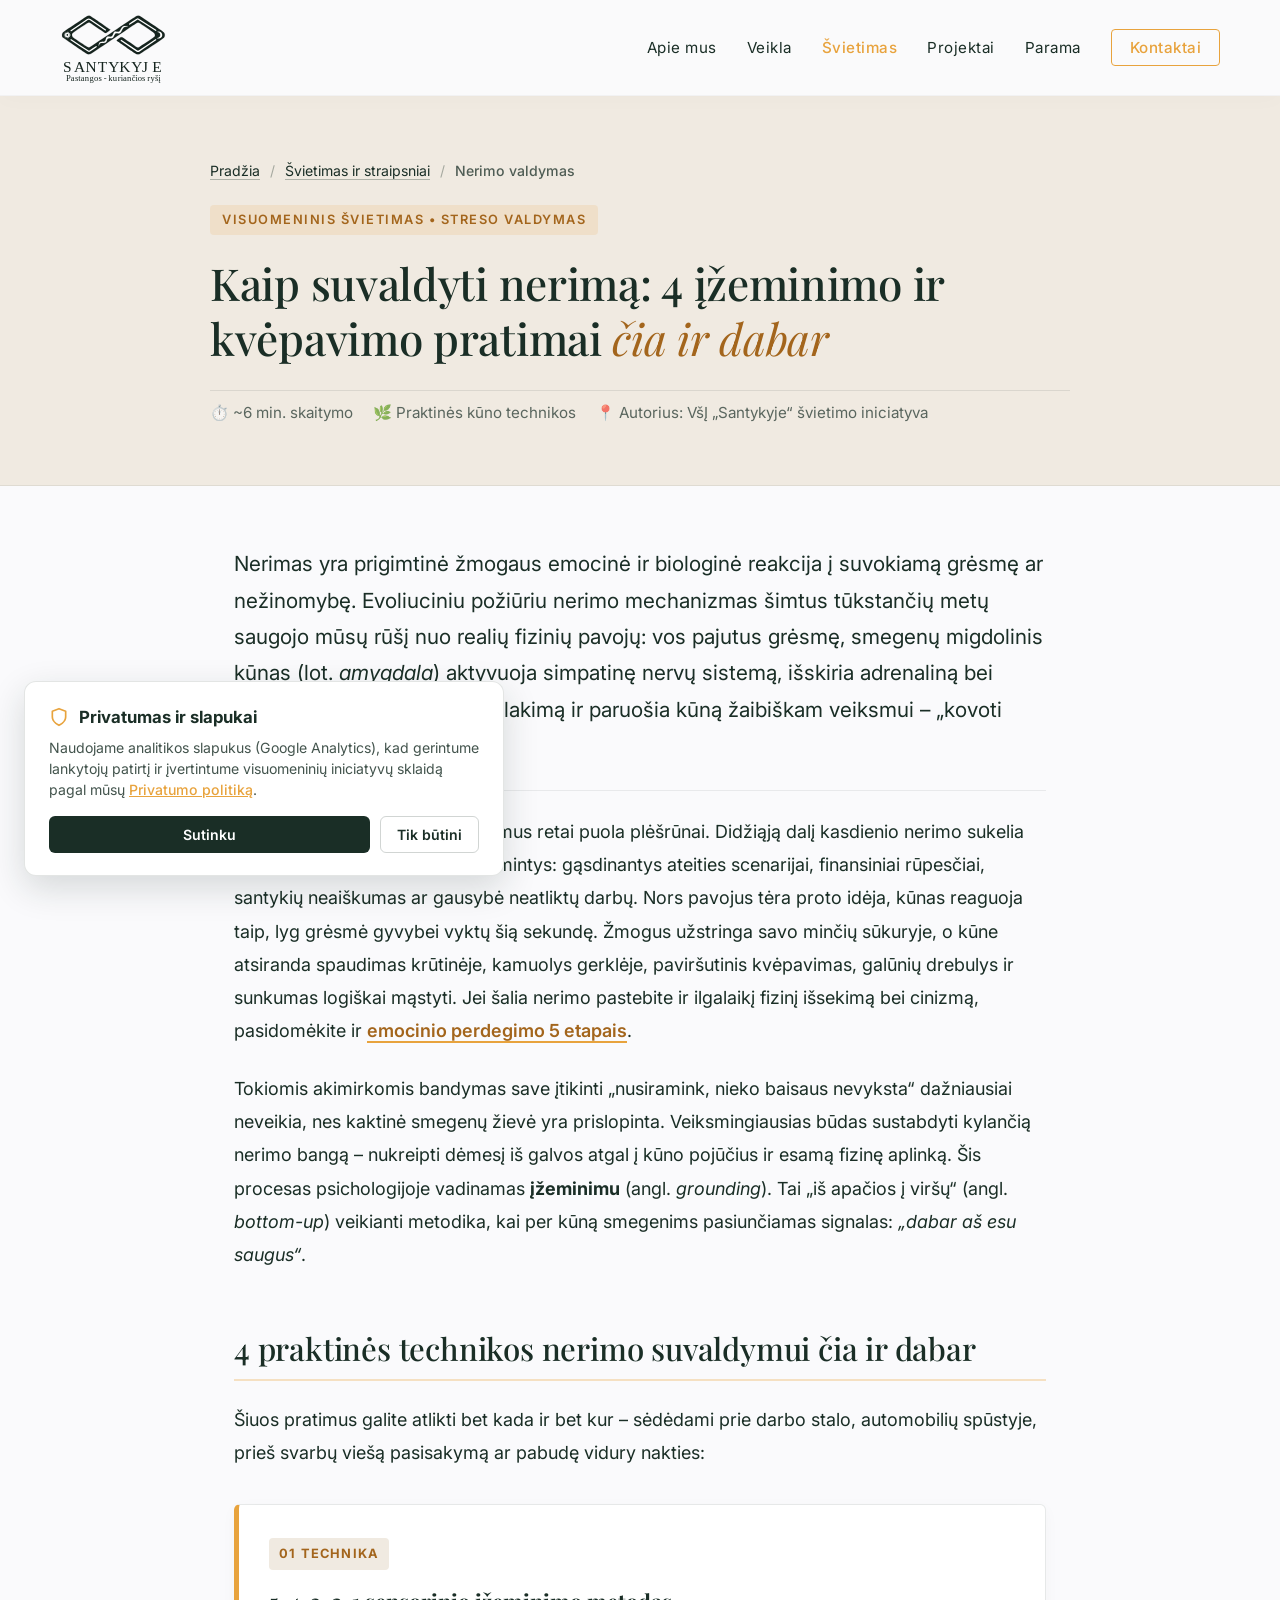
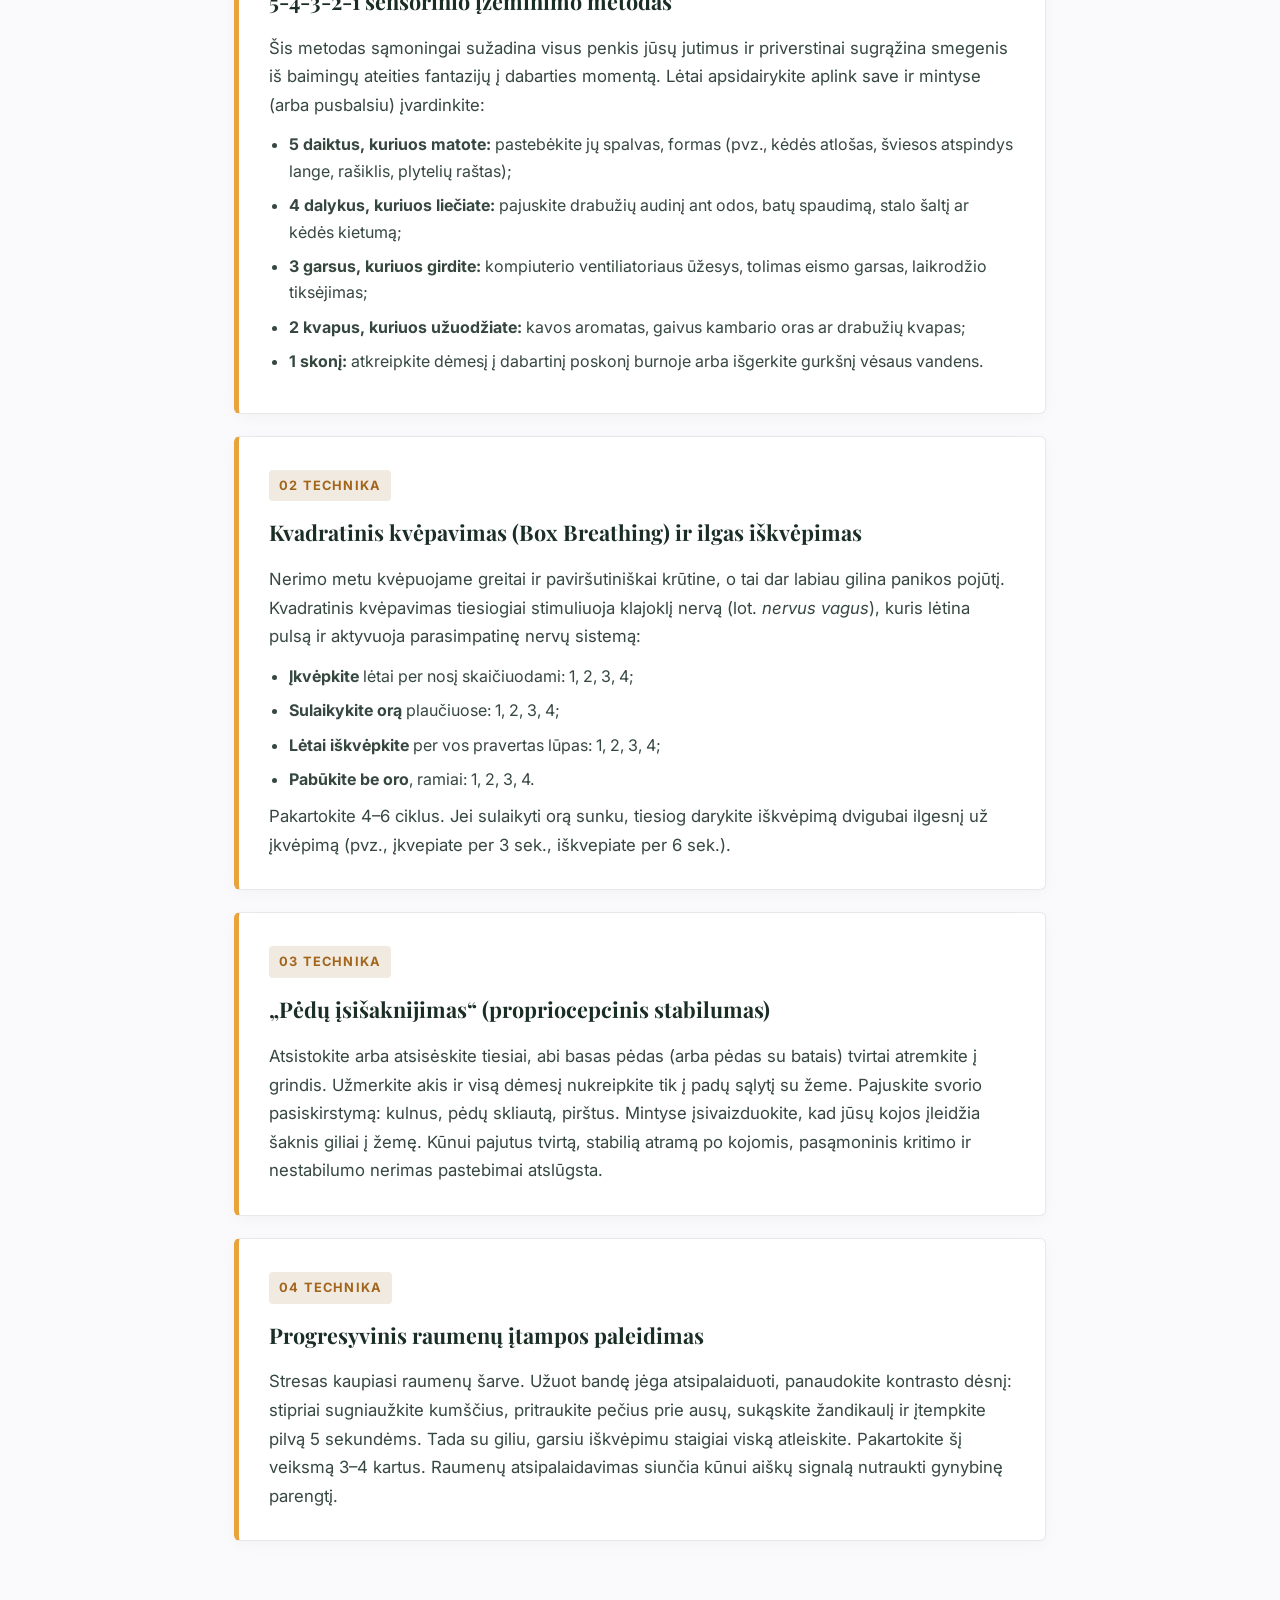
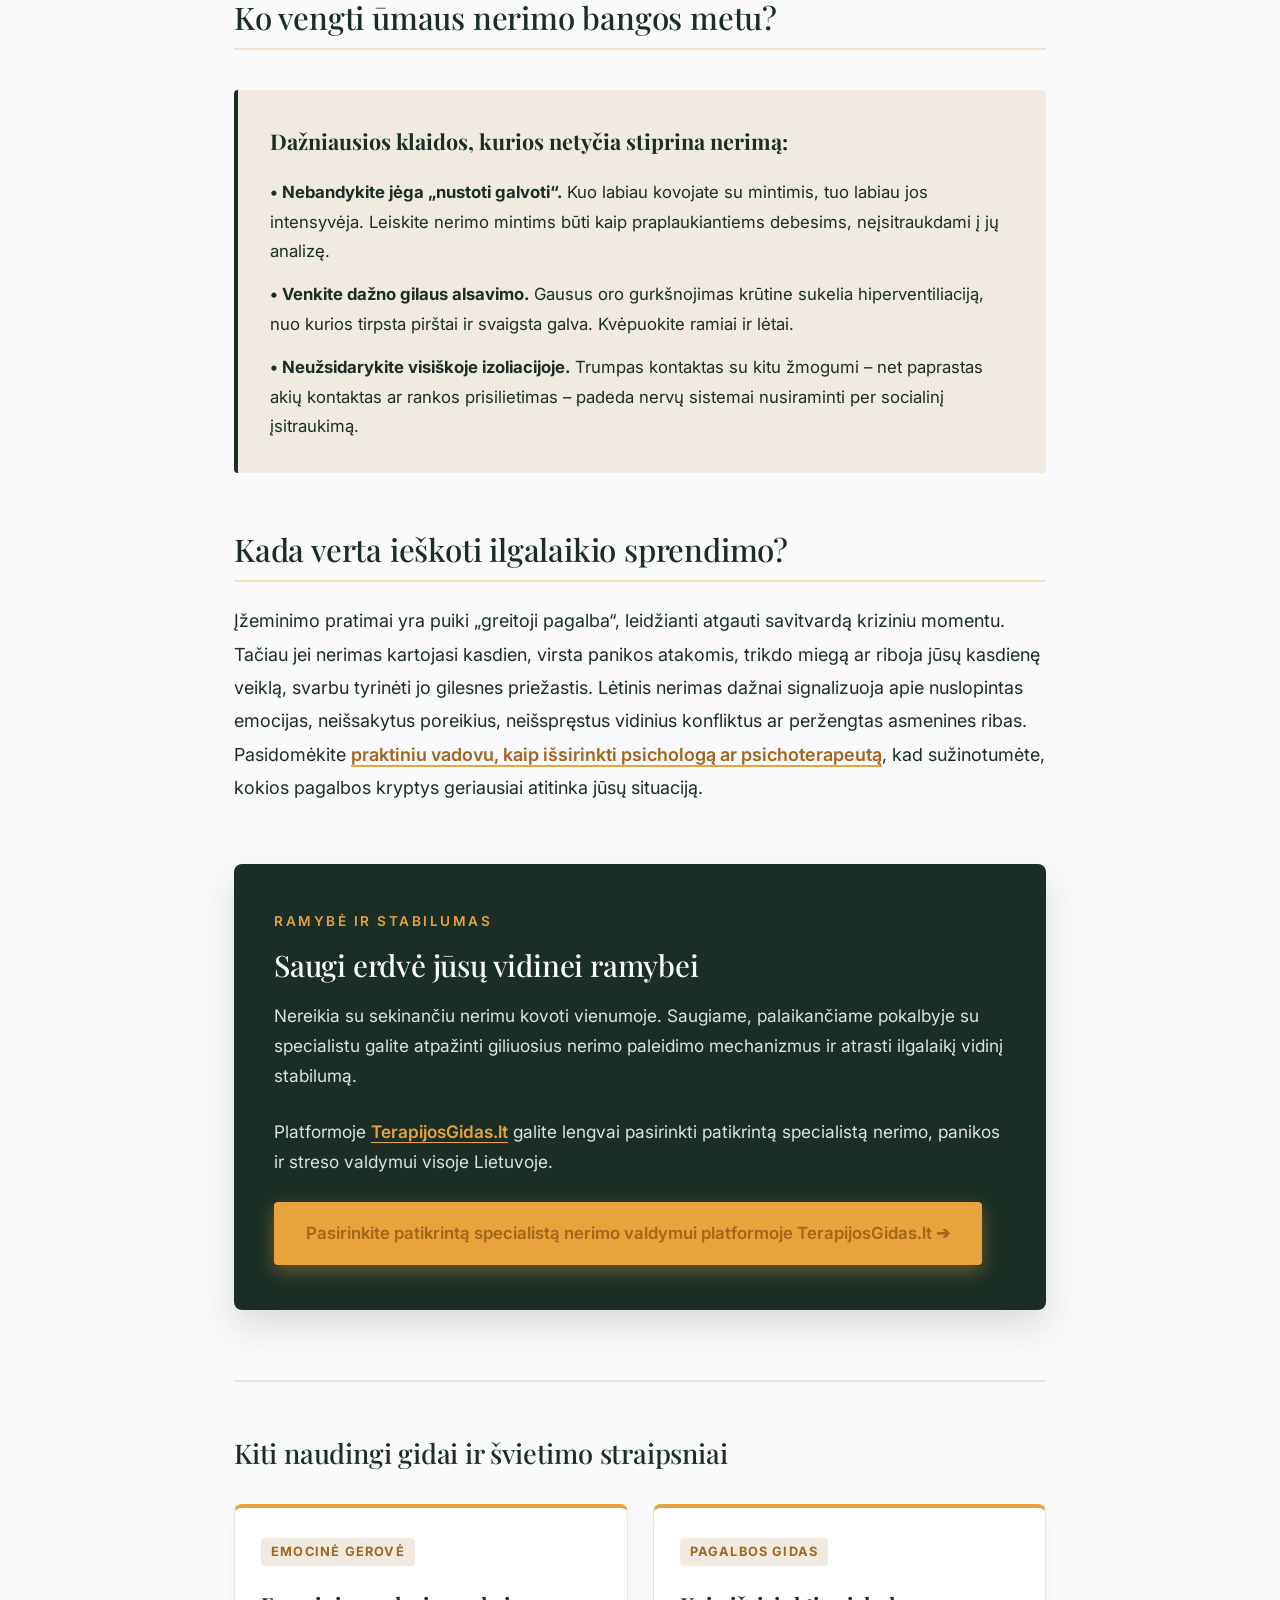
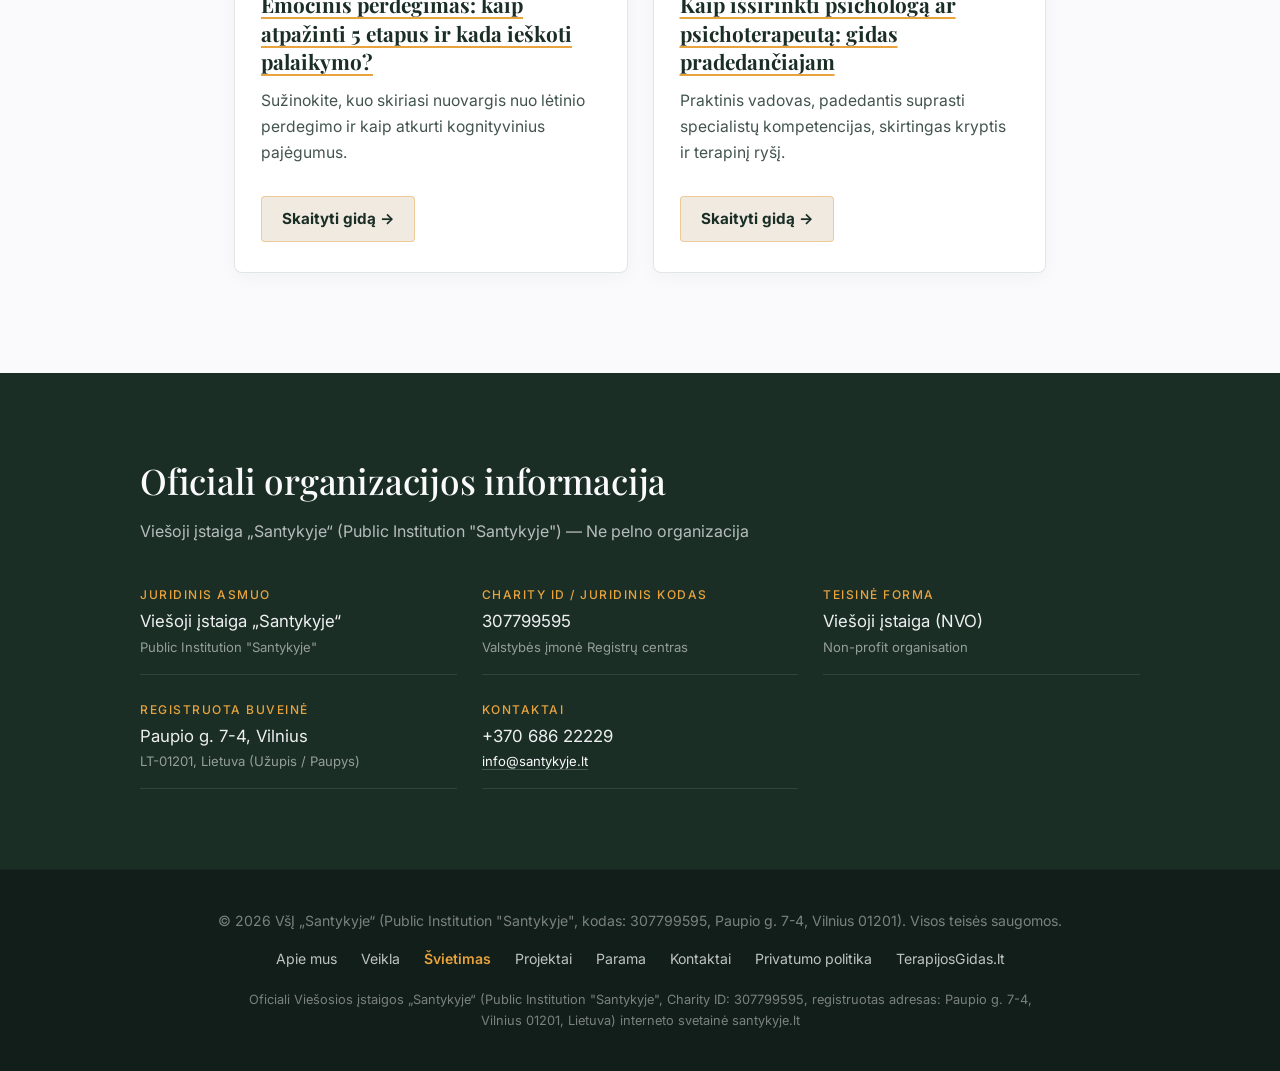
<file: nerimo-valdymas.html>
<!DOCTYPE html>
<html lang="lt">
<head>
    <meta charset="UTF-8">
    <!-- Google Analytics 4 (GA4) with Google Consent Mode v2 -->
    <script src="analytics.js"></script>
    <script async src="https://www.googletagmanager.com/gtag/js?id=G-ZPH6WLMYG9"></script>
    <meta name="viewport" content="width=device-width, initial-scale=1.0">
    <title>Kaip suvaldyti nerimą: 4 įžeminimo ir kvėpavimo pratimai čia ir dabar — VšĮ „Santykyje“</title>
    <link rel="icon" type="image/svg+xml" href="logo.svg">
    <meta name="description" content="Praktinis vadovas, kaip suvaldyti ūmų nerimą ir įtampą. 4 veiksmingos įžeminimo ir kūno technikos, kurias galite pritaikyti bet kurioje situacijoje.">
    <meta name="keywords" content="nerimo valdymas, kaip suvaldyti nerimą, įžeminimo pratimai, kvadratinis kvėpavimas, panikos priepuolis, vegetacinė nervų sistema, streso įveika, Terapijos Gidas">
    <meta name="robots" content="index, follow">
    <link rel="canonical" href="https://santykyje.lt/nerimo-valdymas.html">

    <!-- Open Graph / Facebook -->
    <meta property="og:type" content="article">
    <meta property="og:url" content="https://santykyje.lt/nerimo-valdymas.html">
    <meta property="og:title" content="Kaip suvaldyti nerimą: 4 įžeminimo ir kvėpavimo pratimai čia ir dabar">
    <meta property="og:description" content="Praktinis vadovas, kaip suvaldyti ūmų nerimą ir įtampą. 4 veiksmingos įžeminimo ir kūno technikos, kurias galite pritaikyti bet kurioje situacijoje.">
    <meta property="og:image" content="https://santykyje.lt/Santykyje.png">

    <!-- Twitter -->
    <meta property="twitter:card" content="summary_large_image">
    <meta property="twitter:url" content="https://santykyje.lt/nerimo-valdymas.html">
    <meta property="twitter:title" content="Kaip suvaldyti nerimą: 4 įžeminimo ir kvėpavimo pratimai čia ir dabar">
    <meta property="twitter:description" content="Praktinis vadovas, kaip suvaldyti ūmų nerimą ir įtampą. 4 veiksmingos įžeminimo ir kūno technikos, kurias galite pritaikyti bet kurioje situacijoje.">
    <meta property="twitter:image" content="https://santykyje.lt/Santykyje.png">

    <link rel="preconnect" href="https://fonts.googleapis.com">
    <link rel="preconnect" href="https://fonts.gstatic.com" crossorigin>
    <link href="https://fonts.googleapis.com/css2?family=Inter:wght@300;400;500;600;700&family=Playfair+Display:ital,wght@0,400;0,500;0,600;1,400&display=swap" rel="stylesheet">
    <link rel="stylesheet" href="style.css?v=20261026_4">

    <!-- Structured Data (JSON-LD) for Article -->
    <script type="application/ld+json">
    {
      "@context": "https://schema.org",
      "@type": "Article",
      "headline": "Kaip suvaldyti nerimą: 4 įžeminimo ir kvėpavimo pratimai čia ir dabar",
      "description": "Praktinis vadovas, kaip suvaldyti ūmų nerimą ir įtampą. 4 veiksmingos įžeminimo ir kūno technikos, kurias galite pritaikyti bet kurioje situacijoje.",
      "url": "https://santykyje.lt/nerimo-valdymas.html",
      "inLanguage": "lt",
      "publisher": {
        "@type": "NGO",
        "name": "VšĮ Santykyje",
        "url": "https://santykyje.lt",
        "logo": "https://santykyje.lt/logo.svg"
      },
      "author": {
        "@type": "Organization",
        "name": "VšĮ Santykyje švietimo komanda"
      },
      "datePublished": "2026-10-21",
      "dateModified": "2026-10-26"
    }
    </script>

    <!-- Resilient Baltic Modern Article Stylesheet -->
    <style>
        /* Article Hero Header with warm Baltic Sand background */
        .article-hero-section {
            background-color: #F0EAE1;
            padding: 160px 24px 60px 24px;
            border-bottom: 1px solid rgba(26, 46, 38, 0.08);
            width: 100%;
            display: block;
        }

        .article-hero-inner {
            max-width: 860px;
            margin: 0 auto;
            text-align: left;
        }

        .article-breadcrumbs {
            display: flex;
            align-items: center;
            gap: 10px;
            font-size: 0.88rem;
            color: rgba(26, 46, 38, 0.65);
            margin-bottom: 22px;
            flex-wrap: wrap;
        }

        .article-breadcrumbs a {
            color: #1A2E26 !important;
            text-decoration: underline !important;
            text-decoration-color: rgba(26, 46, 38, 0.3) !important;
            text-underline-offset: 3px;
            transition: color 0.2s ease;
        }

        .article-breadcrumbs a:hover {
            color: #E8A33D !important;
            text-decoration-color: #E8A33D !important;
        }

        .article-breadcrumbs .sep {
            color: rgba(26, 46, 38, 0.35);
        }

        .article-breadcrumbs .current {
            color: rgba(26, 46, 38, 0.75);
            font-weight: 500;
        }

        .article-hero-inner .section-tag {
            display: inline-block;
            font-size: 0.8rem;
            font-weight: 600;
            text-transform: uppercase;
            letter-spacing: 1.5px;
            color: #A3651C;
            background-color: rgba(232, 163, 61, 0.15);
            padding: 5px 12px;
            border-radius: 4px;
            margin-bottom: 20px;
        }

        .article-hero-inner h1 {
            font-family: 'Playfair Display', Georgia, serif;
            font-size: 2.75rem;
            line-height: 1.25;
            color: #1A2E26;
            margin: 0 0 25px 0;
            letter-spacing: -0.3px;
        }

        .article-hero-inner h1 em {
            font-style: italic;
            font-weight: 400;
            color: #A3651C;
        }

        .article-meta-row {
            display: flex;
            align-items: center;
            gap: 20px;
            font-size: 0.95rem;
            color: rgba(26, 46, 38, 0.7);
            flex-wrap: wrap;
            padding-top: 10px;
            border-top: 1px solid rgba(26, 46, 38, 0.1);
        }

        .article-meta-row span {
            display: inline-flex;
            align-items: center;
            gap: 6px;
        }

        /* Main Article Reading Container */
        .article-main-container {
            max-width: 860px;
            margin: 0 auto;
            padding: 60px 24px 100px 24px;
            box-sizing: border-box;
            background-color: #FAFAFC;
        }

        .article-body {
            font-family: 'Inter', -apple-system, BlinkMacSystemFont, "Segoe UI", Arial, sans-serif;
            font-size: 1.125rem;
            line-height: 1.85;
            color: #1A2E26;
        }

        .article-body p {
            margin-bottom: 24px;
        }

        .article-lead {
            font-size: 1.3rem;
            line-height: 1.75;
            color: #1A2E26;
            font-weight: 400;
            margin-bottom: 35px;
            border-bottom: 1px solid rgba(26, 46, 38, 0.08);
            padding-bottom: 25px;
        }

        .article-body h2 {
            font-family: 'Playfair Display', Georgia, serif;
            font-size: 1.95rem;
            line-height: 1.35;
            color: #1A2E26;
            margin-top: 55px;
            margin-bottom: 22px;
            letter-spacing: -0.2px;
            border-bottom: 2px solid rgba(232, 163, 61, 0.3);
            padding-bottom: 10px;
        }

        .article-body h3 {
            font-family: 'Playfair Display', Georgia, serif;
            font-size: 1.45rem;
            color: #1A2E26;
            margin-top: 35px;
            margin-bottom: 16px;
        }

        /* In-text Links with high contrast & amber underline */
        .article-body a {
            color: #A3651C !important;
            font-weight: 600 !important;
            text-decoration: underline !important;
            text-decoration-color: #E8A33D !important;
            text-decoration-thickness: 2px !important;
            text-underline-offset: 4px !important;
            transition: all 0.2s ease;
        }

        .article-body a:hover {
            color: #1A2E26 !important;
            background-color: rgba(232, 163, 61, 0.18) !important;
            border-radius: 3px !important;
        }

        /* Technique Cards (Etapai) */
        .stage-box-list {
            display: flex;
            flex-direction: column;
            gap: 22px;
            margin: 35px 0;
        }

        .stage-box {
            background-color: #FFFFFF;
            border: 1px solid rgba(26, 46, 38, 0.1);
            border-left: 5px solid #E8A33D;
            border-radius: 6px;
            padding: 30px;
            box-shadow: 0 4px 15px rgba(26, 46, 38, 0.03);
        }

        .stage-box-badge {
            display: inline-block;
            font-size: 0.8rem;
            font-weight: 700;
            text-transform: uppercase;
            letter-spacing: 1.2px;
            color: #A3651C;
            background-color: #F0EAE1;
            padding: 4px 10px;
            border-radius: 4px;
            margin-bottom: 12px;
        }

        .stage-box h4 {
            font-family: 'Playfair Display', Georgia, serif;
            font-size: 1.35rem;
            color: #1A2E26;
            margin-bottom: 12px;
        }

        .stage-box p {
            font-size: 1.05rem;
            line-height: 1.7;
            color: rgba(26, 46, 38, 0.88);
            margin: 0;
        }

        .stage-box ul {
            padding-left: 20px;
            margin-top: 12px;
        }

        .stage-box li {
            font-size: 1rem;
            line-height: 1.65;
            margin-bottom: 8px;
            color: rgba(26, 46, 38, 0.88);
        }

        /* Highlight Callout Box */
        .callout-box {
            background-color: #F0EAE1;
            border-left: 4px solid #1A2E26;
            border-radius: 4px;
            padding: 32px;
            margin: 40px 0;
        }

        .callout-box h4 {
            font-family: 'Playfair Display', Georgia, serif;
            font-size: 1.35rem;
            color: #1A2E26;
            margin-top: 0;
            margin-bottom: 16px;
        }

        .callout-box p {
            margin-bottom: 14px;
            font-size: 1.05rem;
            line-height: 1.75;
        }

        .callout-box p:last-child {
            margin-bottom: 0;
        }

        /* Prominent CTA Box to TerapijosGidas */
        .cta-action-card {
            background-color: #1A2E26;
            color: #FAFAFC;
            border-radius: 8px;
            padding: 45px 40px;
            margin: 60px 0 40px 0;
            box-shadow: 0 16px 36px rgba(26, 46, 38, 0.15);
            text-align: left;
        }

        .cta-action-card .section-tag {
            color: #E8A33D;
            margin-bottom: 12px;
        }

        .cta-action-card h3 {
            font-family: 'Playfair Display', Georgia, serif;
            font-size: 1.85rem;
            color: #FAFAFC;
            margin: 0 0 16px 0;
            line-height: 1.3;
        }

        .cta-action-card p {
            font-size: 1.08rem;
            line-height: 1.75;
            color: rgba(250, 250, 252, 0.88);
            margin-bottom: 25px;
        }

        .cta-action-btn {
            display: inline-flex;
            align-items: center;
            gap: 12px;
            background-color: #E8A33D;
            color: #1A2E26 !important;
            font-weight: 700 !important;
            font-size: 1.05rem;
            padding: 16px 32px;
            border-radius: 4px;
            text-decoration: none !important;
            transition: all 0.25s ease;
            box-shadow: 0 6px 18px rgba(232, 163, 61, 0.4);
        }

        .cta-action-btn:hover {
            background-color: #FAFAFC;
            color: #1A2E26 !important;
            transform: translateY(-2px);
            box-shadow: 0 10px 24px rgba(0, 0, 0, 0.25);
        }

        /* Related Articles Prominent Cards */
        .more-guides-section {
            margin-top: 70px;
            padding-top: 50px;
            border-top: 2px solid rgba(26, 46, 38, 0.1);
        }

        .more-guides-section h3 {
            font-family: 'Playfair Display', Georgia, serif;
            font-size: 1.7rem;
            margin-bottom: 28px;
            color: #1A2E26;
        }

        .guides-cards-grid {
            display: grid;
            grid-template-columns: 1fr 1fr;
            gap: 25px;
        }

        .guide-item-card {
            background-color: #FFFFFF;
            border: 1px solid rgba(26, 46, 38, 0.12);
            border-top: 4px solid #E8A33D;
            border-radius: 8px;
            padding: 30px 26px;
            display: flex;
            flex-direction: column;
            justify-content: space-between;
            transition: all 0.25s ease;
            box-shadow: 0 4px 18px rgba(26, 46, 38, 0.04);
        }

        .guide-item-card:hover {
            border-color: #E8A33D;
            border-top: 4px solid #A3651C;
            transform: translateY(-4px);
            box-shadow: 0 12px 30px rgba(26, 46, 38, 0.09);
        }

        .guide-item-card h4 {
            font-family: 'Playfair Display', Georgia, serif;
            font-size: 1.3rem;
            line-height: 1.38;
            margin: 12px 0 12px 0;
        }

        .guide-item-card h4 a {
            color: #1A2E26 !important;
            text-decoration: underline !important;
            text-decoration-color: #E8A33D !important;
            text-decoration-thickness: 2px !important;
            text-underline-offset: 4px !important;
            transition: all 0.2s ease;
        }

        .guide-item-card:hover h4 a {
            color: #A3651C !important;
            text-decoration-color: #A3651C !important;
        }

        .guide-item-card p {
            font-size: 0.98rem;
            line-height: 1.65;
            color: rgba(26, 46, 38, 0.82);
            margin: 0 0 20px 0;
        }

        .guide-read-link {
            font-size: 0.95rem;
            font-weight: 700 !important;
            color: #1A2E26 !important;
            background-color: #F0EAE1;
            padding: 10px 20px;
            border-radius: 4px;
            border: 1px solid rgba(232, 163, 61, 0.45);
            display: inline-flex;
            align-items: center;
            gap: 8px;
            text-decoration: none !important;
            margin-top: 10px;
            transition: all 0.22s ease;
            align-self: flex-start;
        }

        .guide-item-card:hover .guide-read-link,
        .guide-read-link:hover {
            background-color: #E8A33D;
            color: #1A2E26 !important;
            border-color: #E8A33D;
            transform: translateX(4px);
            box-shadow: 0 4px 12px rgba(232, 163, 61, 0.3);
        }

        @media (max-width: 768px) {
            .article-hero-section {
                padding: 130px 20px 45px 20px;
            }
            .article-hero-inner h1 {
                font-size: 2.1rem;
            }
            .article-main-container {
                padding: 40px 18px 70px 18px;
            }
            .guides-cards-grid {
                grid-template-columns: 1fr;
            }
            .cta-action-card {
                padding: 30px 20px;
            }
            .cta-action-btn {
                width: 100%;
                justify-content: center;
            }
        }
    </style>
</head>
<body>
    <header>
        <div class="nav-container">
            <div class="logo">
                <a href="index.html"><img src="logo.svg" alt="VšĮ Santykyje"></a>
            </div>
            <nav>
                <ul>
                    <li><a href="apie.html">Apie mus</a></li>
                    <li><a href="veikla.html">Veikla</a></li>
                    <li><a href="straipsniai.html" style="color: #E8A33D; font-weight: 500;">Švietimas</a></li>
                    <li><a href="projektai.html">Projektai</a></li>
                    <li><a href="parama.html">Parama</a></li>
                    <li><a href="kontaktai.html" class="cta-nav">Kontaktai</a></li>
                </ul>
            </nav>
        </div>
    </header>

    <!-- Header Section with Baltic Sand Background & Breathing Room -->
    <section class="article-hero-section">
        <div class="article-hero-inner">
            <nav class="article-breadcrumbs" aria-label="Navigacija">
                <a href="index.html">Pradžia</a>
                <span class="sep">/</span>
                <a href="straipsniai.html">Švietimas ir straipsniai</a>
                <span class="sep">/</span>
                <span class="current">Nerimo valdymas</span>
            </nav>

            <span class="section-tag">Visuomeninis švietimas • Streso valdymas</span>
            <h1>Kaip suvaldyti nerimą: 4 įžeminimo ir kvėpavimo pratimai <em>čia ir dabar</em></h1>
            
            <div class="article-meta-row">
                <span>⏱️ ~6 min. skaitymo</span>
                <span>🌿 Praktinės kūno technikos</span>
                <span>📍 Autorius: VšĮ „Santykyje“ švietimo iniciatyva</span>
            </div>
        </div>
    </section>

    <!-- Main Article Body -->
    <main class="article-main-container">
        <article class="article-body">
            <p class="article-lead">
                Nerimas yra prigimtinė žmogaus emocinė ir biologinė reakcija į suvokiamą grėsmę ar nežinomybę. Evoliuciniu požiūriu nerimo mechanizmas šimtus tūkstančių metų saugojo mūsų rūšį nuo realių fizinių pavojų: vos pajutus grėsmę, smegenų migdolinis kūnas (lot. <em>amygdala</em>) aktyvuoja simpatinę nervų sistemą, išskiria adrenaliną bei kortizolį, padažnina širdies plakimą ir paruošia kūną žaibiškam veiksmui – „kovoti arba bėgti“.
            </p>

            <p>
                Tačiau šiuolaikiniame pasaulyje mus retai puola plėšrūnai. Didžiąją dalį kasdienio nerimo sukelia ne fizinė grėsmė, o mūsų pačių mintys: gąsdinantys ateities scenarijai, finansiniai rūpesčiai, santykių neaiškumas ar gausybė neatliktų darbų. Nors pavojus tėra proto idėja, kūnas reaguoja taip, lyg grėsmė gyvybei vyktų šią sekundę. Žmogus užstringa savo minčių sūkuryje, o kūne atsiranda spaudimas krūtinėje, kamuolys gerklėje, paviršutinis kvėpavimas, galūnių drebulys ir sunkumas logiškai mąstyti. Jei šalia nerimo pastebite ir ilgalaikį fizinį išsekimą bei cinizmą, pasidomėkite ir <a href="emocinis-perdegimas.html">emocinio perdegimo 5 etapais</a>.
            </p>

            <p>
                Tokiomis akimirkomis bandymas save įtikinti „nusiramink, nieko baisaus nevyksta“ dažniausiai neveikia, nes kaktinė smegenų žievė yra prislopinta. Veiksmingiausias būdas sustabdyti kylančią nerimo bangą – nukreipti dėmesį iš galvos atgal į kūno pojūčius ir esamą fizinę aplinką. Šis procesas psichologijoje vadinamas <strong>įžeminimu</strong> (angl. <em>grounding</em>). Tai „iš apačios į viršų“ (angl. <em>bottom-up</em>) veikianti metodika, kai per kūną smegenims pasiunčiamas signalas: <em>„dabar aš esu saugus“</em>.
            </p>

            <h2>4 praktinės technikos nerimo suvaldymui čia ir dabar</h2>
            <p>
                Šiuos pratimus galite atlikti bet kada ir bet kur – sėdėdami prie darbo stalo, automobilių spūstyje, prieš svarbų viešą pasisakymą ar pabudę vidury nakties:
            </p>

            <div class="stage-box-list">
                <div class="stage-box">
                    <span class="stage-box-badge">01 technika</span>
                    <h4>5-4-3-2-1 sensorinio įžeminimo metodas</h4>
                    <p>
                        Šis metodas sąmoningai sužadina visus penkis jūsų jutimus ir priverstinai sugrąžina smegenis iš baimingų ateities fantazijų į dabarties momentą. Lėtai apsidairykite aplink save ir mintyse (arba pusbalsiu) įvardinkite:
                    </p>
                    <ul>
                        <li><strong>5 daiktus, kuriuos matote:</strong> pastebėkite jų spalvas, formas (pvz., kėdės atlošas, šviesos atspindys lange, rašiklis, plytelių raštas);</li>
                        <li><strong>4 dalykus, kuriuos liečiate:</strong> pajuskite drabužių audinį ant odos, batų spaudimą, stalo šaltį ar kėdės kietumą;</li>
                        <li><strong>3 garsus, kuriuos girdite:</strong> kompiuterio ventiliatoriaus ūžesys, tolimas eismo garsas, laikrodžio tiksėjimas;</li>
                        <li><strong>2 kvapus, kuriuos užuodžiate:</strong> kavos aromatas, gaivus kambario oras ar drabužių kvapas;</li>
                        <li><strong>1 skonį:</strong> atkreipkite dėmesį į dabartinį poskonį burnoje arba išgerkite gurkšnį vėsaus vandens.</li>
                    </ul>
                </div>

                <div class="stage-box">
                    <span class="stage-box-badge">02 technika</span>
                    <h4>Kvadratinis kvėpavimas (Box Breathing) ir ilgas iškvėpimas</h4>
                    <p>
                        Nerimo metu kvėpuojame greitai ir paviršutiniškai krūtine, o tai dar labiau gilina panikos pojūtį. Kvadratinis kvėpavimas tiesiogiai stimuliuoja klajoklį nervą (lot. <em>nervus vagus</em>), kuris lėtina pulsą ir aktyvuoja parasimpatinę nervų sistemą:
                    </p>
                    <ul>
                        <li><strong>Įkvėpkite</strong> lėtai per nosį skaičiuodami: 1, 2, 3, 4;</li>
                        <li><strong>Sulaikykite orą</strong> plaučiuose: 1, 2, 3, 4;</li>
                        <li><strong>Lėtai iškvėpkite</strong> per vos pravertas lūpas: 1, 2, 3, 4;</li>
                        <li><strong>Pabūkite be oro</strong>, ramiai: 1, 2, 3, 4.</li>
                    </ul>
                    <p style="margin-top: 10px;">
                        Pakartokite 4–6 ciklus. Jei sulaikyti orą sunku, tiesiog darykite iškvėpimą dvigubai ilgesnį už įkvėpimą (pvz., įkvepiate per 3 sek., iškvepiate per 6 sek.).
                    </p>
                </div>

                <div class="stage-box">
                    <span class="stage-box-badge">03 technika</span>
                    <h4>„Pėdų įsišaknijimas“ (propriocepcinis stabilumas)</h4>
                    <p>
                        Atsistokite arba atsisėskite tiesiai, abi basas pėdas (arba pėdas su batais) tvirtai atremkite į grindis. Užmerkite akis ir visą dėmesį nukreipkite tik į padų sąlytį su žeme. Pajuskite svorio pasiskirstymą: kulnus, pėdų skliautą, pirštus. Mintyse įsivaizduokite, kad jūsų kojos įleidžia šaknis giliai į žemę. Kūnui pajutus tvirtą, stabilią atramą po kojomis, pasąmoninis kritimo ir nestabilumo nerimas pastebimai atslūgsta.
                    </p>
                </div>

                <div class="stage-box">
                    <span class="stage-box-badge">04 technika</span>
                    <h4>Progresyvinis raumenų įtampos paleidimas</h4>
                    <p>
                        Stresas kaupiasi raumenų šarve. Užuot bandę jėga atsipalaiduoti, panaudokite kontrasto dėsnį: stipriai sugniaužkite kumščius, pritraukite pečius prie ausų, sukąskite žandikaulį ir įtempkite pilvą 5 sekundėms. Tada su giliu, garsiu iškvėpimu staigiai viską atleiskite. Pakartokite šį veiksmą 3–4 kartus. Raumenų atsipalaidavimas siunčia kūnui aiškų signalą nutraukti gynybinę parengtį.
                    </p>
                </div>
            </div>

            <h2>Ko vengti ūmaus nerimo bangos metu?</h2>
            <div class="callout-box">
                <h4>Dažniausios klaidos, kurios netyčia stiprina nerimą:</h4>
                <p>
                    <strong>• Nebandykite jėga „nustoti galvoti“.</strong> Kuo labiau kovojate su mintimis, tuo labiau jos intensyvėja. Leiskite nerimo mintims būti kaip praplaukiantiems debesims, neįsitraukdami į jų analizę.
                </p>
                <p>
                    <strong>• Venkite dažno gilaus alsavimo.</strong> Gausus oro gurkšnojimas krūtine sukelia hiperventiliaciją, nuo kurios tirpsta pirštai ir svaigsta galva. Kvėpuokite ramiai ir lėtai.
                </p>
                <p>
                    <strong>• Neužsidarykite visiškoje izoliacijoje.</strong> Trumpas kontaktas su kitu žmogumi – net paprastas akių kontaktas ar rankos prisilietimas – padeda nervų sistemai nusiraminti per socialinį įsitraukimą.
                </p>
            </div>

            <h2>Kada verta ieškoti ilgalaikio sprendimo?</h2>
            <p>
                Įžeminimo pratimai yra puiki „greitoji pagalba“, leidžianti atgauti savitvardą kriziniu momentu. Tačiau jei nerimas kartojasi kasdien, virsta panikos atakomis, trikdo miegą ar riboja jūsų kasdienę veiklą, svarbu tyrinėti jo gilesnes priežastis. Lėtinis nerimas dažnai signalizuoja apie nuslopintas emocijas, neišsakytus poreikius, neišspręstus vidinius konfliktus ar peržengtas asmenines ribas. Pasidomėkite <a href="kaip-issirinkti-psichologa.html">praktiniu vadovu, kaip išsirinkti psichologą ar psichoterapeutą</a>, kad sužinotumėte, kokios pagalbos kryptys geriausiai atitinka jūsų situaciją.
            </p>

            <!-- Prominent High-Contrast Call to Action Box for TerapijosGidas.lt -->
            <div class="cta-action-card">
                <span class="section-tag">Ramybė ir stabilumas</span>
                <h3>Saugi erdvė jūsų vidinei ramybei</h3>
                <p>
                    Nereikia su sekinančiu nerimu kovoti vienumoje. Saugiame, palaikančiame pokalbyje su specialistu galite atpažinti giliuosius nerimo paleidimo mechanizmus ir atrasti ilgalaikį vidinį stabilumą.
                </p>
                <p style="margin-bottom: 25px;">
                    Platformoje <a href="https://terapijosgidas.lt" target="_blank" rel="noopener" style="color: #E8A33D !important; text-decoration: underline !important;">TerapijosGidas.lt</a> galite lengvai pasirinkti patikrintą specialistą nerimo, panikos ir streso valdymui visoje Lietuvoje.
                </p>
                <div>
                    <a href="https://terapijosgidas.lt" target="_blank" rel="noopener" class="cta-action-btn">
                        Pasirinkite patikrintą specialistą nerimo valdymui platformoje TerapijosGidas.lt ➔
                    </a>
                </div>
            </div>
        </article>

        <!-- Related articles section with prominent cards -->
        <section class="more-guides-section">
            <h3>Kiti naudingi gidai ir švietimo straipsniai</h3>
            <div class="guides-cards-grid">
                <div class="guide-item-card">
                    <div>
                        <span class="stage-box-badge">Emocinė gerovė</span>
                        <h4><a href="emocinis-perdegimas.html">Emocinis perdegimas: kaip atpažinti 5 etapus ir kada ieškoti palaikymo?</a></h4>
                        <p>Sužinokite, kuo skiriasi nuovargis nuo lėtinio perdegimo ir kaip atkurti kognityvinius pajėgumus.</p>
                    </div>
                    <div>
                        <a href="emocinis-perdegimas.html" class="guide-read-link">Skaityti gidą &rarr;</a>
                    </div>
                </div>

                <div class="guide-item-card">
                    <div>
                        <span class="stage-box-badge">Pagalbos gidas</span>
                        <h4><a href="kaip-issirinkti-psichologa.html">Kaip išsirinkti psichologą ar psichoterapeutą: gidas pradedančiajam</a></h4>
                        <p>Praktinis vadovas, padedantis suprasti specialistų kompetencijas, skirtingas kryptis ir terapinį ryšį.</p>
                    </div>
                    <div>
                        <a href="kaip-issirinkti-psichologa.html" class="guide-read-link">Skaityti gidą &rarr;</a>
                    </div>
                </div>
            </div>
        </section>
    </main>

    <!-- Official Rekvizitai Bar -->
    <section class="rekvizitai-section">
        <div class="rekvizitai-container">
            <h2>Oficiali organizacijos informacija</h2>
            <p class="rekvizitai-subtitle">Viešoji įstaiga „Santykyje“ (Public Institution "Santykyje") — Ne pelno organizacija</p>
            <div class="rek-grid">
                <div class="rek-item">
                    <label>Juridinis asmuo</label>
                    <span>Viešoji įstaiga „Santykyje“</span>
                    <small>Public Institution "Santykyje"</small>
                </div>
                <div class="rek-item">
                    <label>Charity ID / Juridinis kodas</label>
                    <span>307799595</span>
                    <small>Valstybės įmonė Registrų centras</small>
                </div>
                <div class="rek-item">
                    <label>Teisinė forma</label>
                    <span>Viešoji įstaiga (NVO)</span>
                    <small>Non-profit organisation</small>
                </div>
                <div class="rek-item">
                    <label>Registruota buveinė</label>
                    <span>Paupio g. 7-4, Vilnius</span>
                    <small>LT-01201, Lietuva (Užupis / Paupys)</small>
                </div>
                <div class="rek-item">
                    <label>Kontaktai</label>
                    <span>+370 686 22229</span>
                    <small><a href="mailto:info@santykyje.lt">info@santykyje.lt</a></small>
                </div>
            </div>
        </div>
    </section>

    <footer>
        <div class="footer-container" style="flex-direction: column; gap: 15px; text-align: center;">
            <p>&copy; 2026 VšĮ „Santykyje“ (Public Institution "Santykyje", kodas: 307799595, Paupio g. 7-4, Vilnius 01201). Visos teisės saugomos.</p>
            <p>
                <a href="apie.html" style="margin: 0 10px;">Apie mus</a>
                <a href="veikla.html" style="margin: 0 10px;">Veikla</a>
                <a href="straipsniai.html" style="margin: 0 10px; font-weight: 600; color: #E8A33D;">Švietimas</a>
                <a href="projektai.html" style="margin: 0 10px;">Projektai</a>
                <a href="parama.html" style="margin: 0 10px;">Parama</a>
                <a href="kontaktai.html" style="margin: 0 10px;">Kontaktai</a>
                <a href="privatumo-politika.html" style="margin: 0 10px;">Privatumo politika</a>
                <a href="https://terapijosgidas.lt" target="_blank" rel="noopener" style="margin: 0 10px;">TerapijosGidas.lt</a>
            </p>
            <p style="font-size: 0.8rem; color: rgba(250,250,252,0.45); max-width: 800px; margin: 5px auto 0 auto;">
                Oficiali Viešosios įstaigos „Santykyje“ (Public Institution "Santykyje", Charity ID: 307799595, registruotas adresas: Paupio g. 7-4, Vilnius 01201, Lietuva) interneto svetainė santykyje.lt
            </p>
        </div>
    </footer>
</body>
</html>
</file>
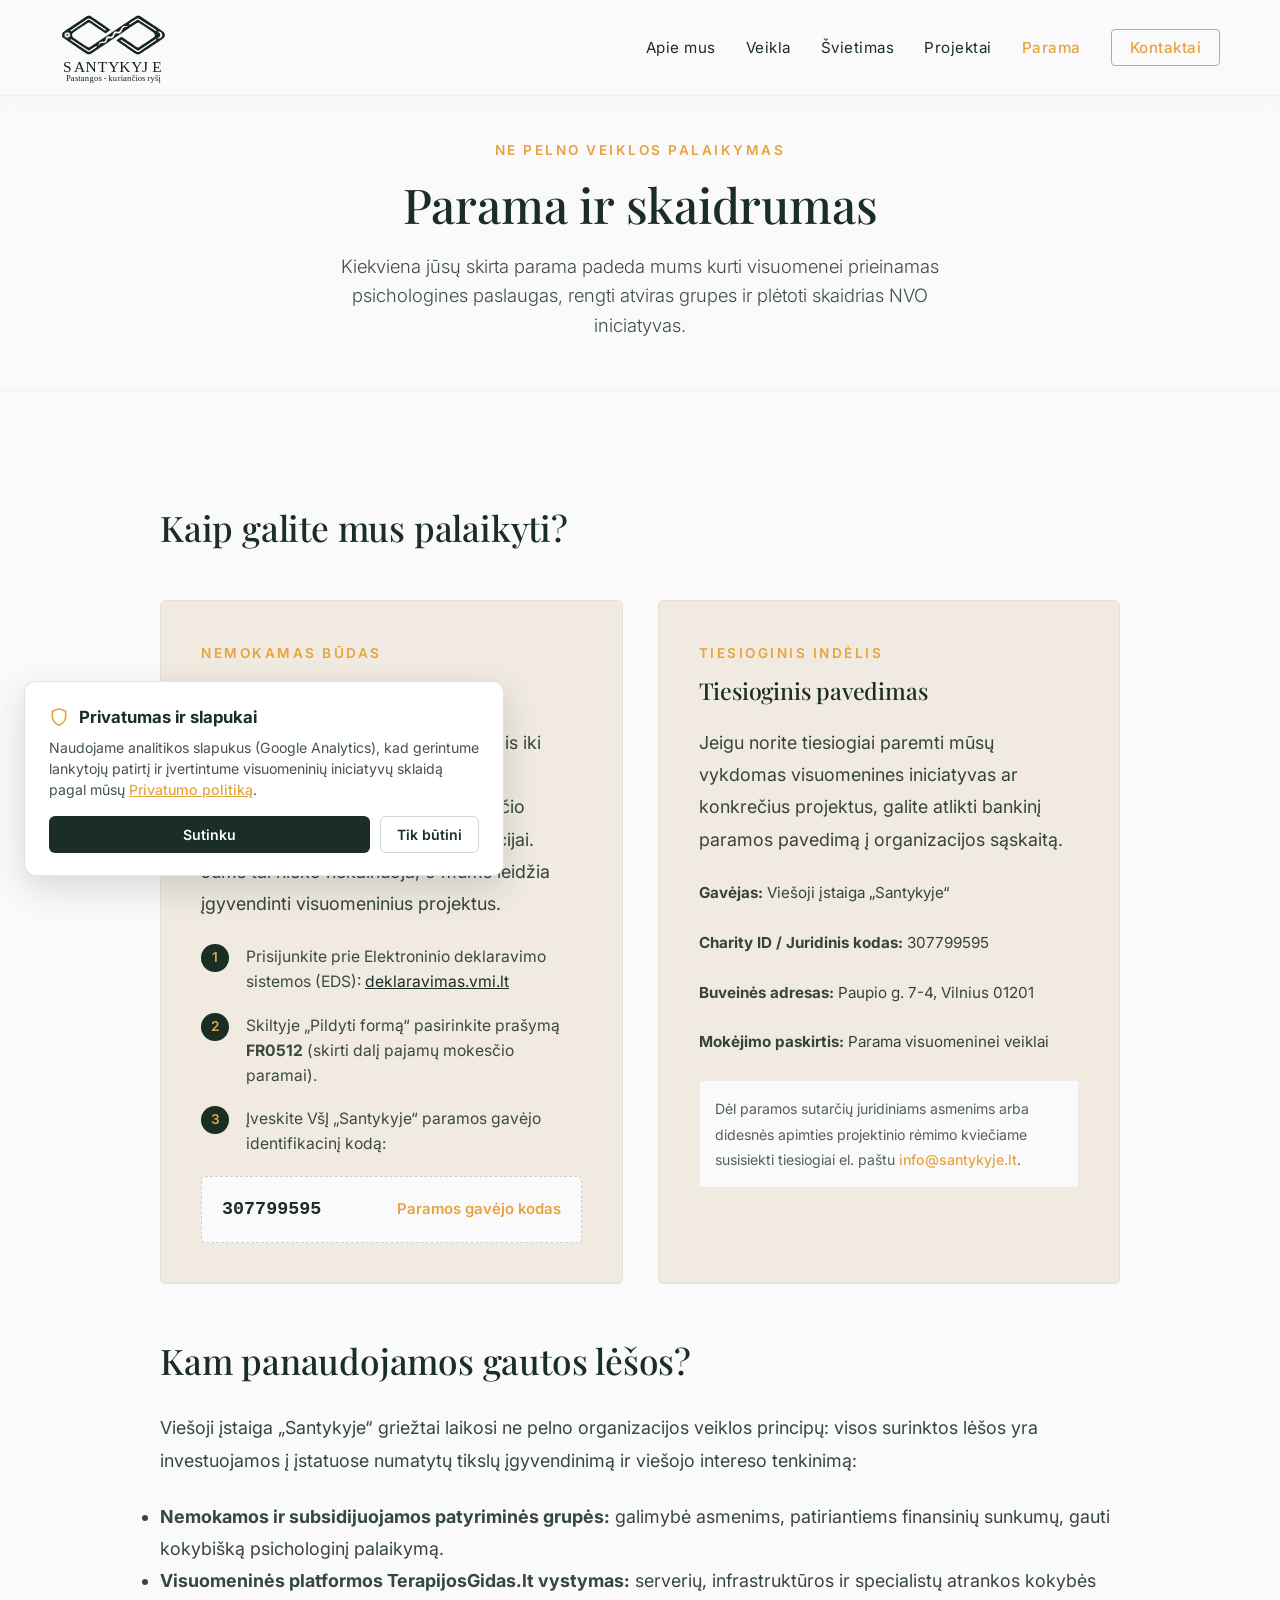
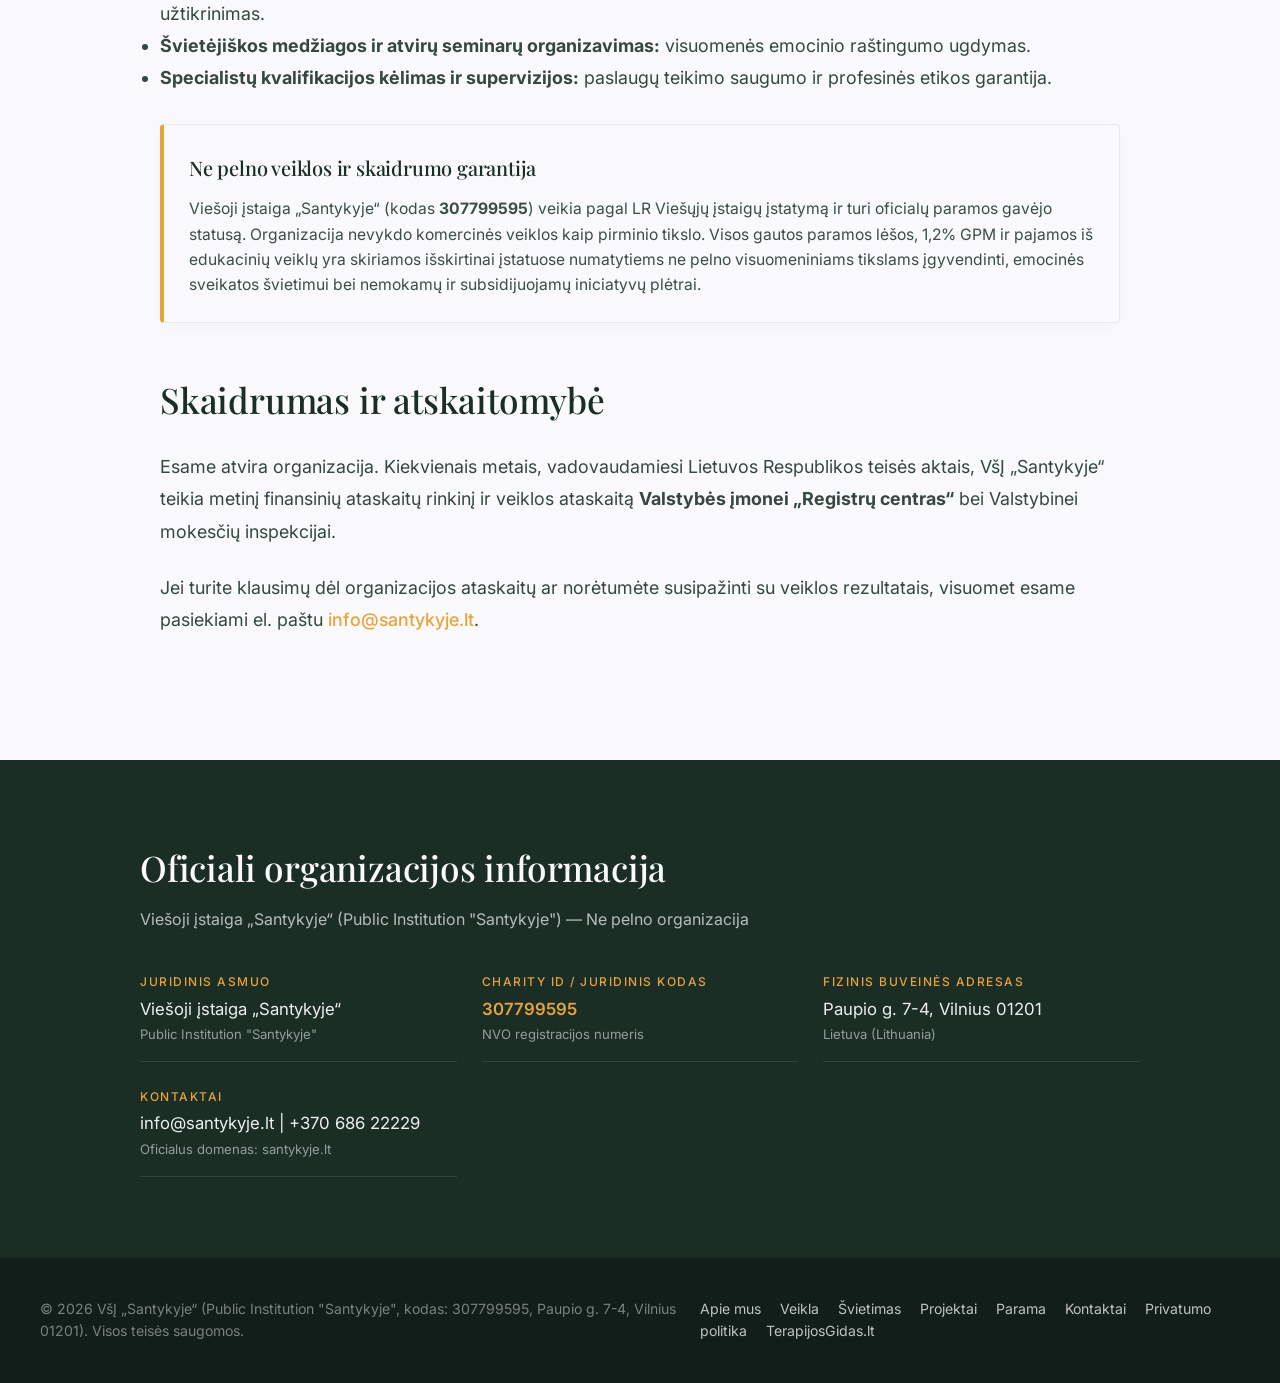
<file: parama.html>
<!DOCTYPE html>
<html lang="lt">
<head>
    <meta charset="UTF-8">
    <!-- Google Analytics 4 (GA4) with Google Consent Mode v2 -->
    <script src="analytics.js"></script>
    <script async src="https://www.googletagmanager.com/gtag/js?id=G-ZPH6WLMYG9"></script>
    <meta name="viewport" content="width=device-width, initial-scale=1.0">
    <title>Parama ir skaidrumas — VšĮ „Santykyje“</title>
    <link rel="icon" type="image/svg+xml" href="logo.svg">
    <meta name="description" content="Palaikykite VšĮ „Santykyje“ veiklą skirdami 1,2% GPM ar finansinę paramą. Skaidrumo atskaitomybė, rekvizitai ir paramos panaudojimo tikslai.">
    <meta name="keywords" content="VšĮ Santykyje parama, 1.2 GPM parama, paramos gavėjo kodas 307799595, NVO skaidrumas, Ričardas Diržys">
    <meta name="robots" content="index, follow">
    <link rel="canonical" href="https://santykyje.lt/parama.html">

    <!-- Open Graph / Facebook -->
    <meta property="og:type" content="website">
    <meta property="og:url" content="https://santykyje.lt/parama.html">
    <meta property="og:title" content="Parama ir skaidrumas — VšĮ „Santykyje“">
    <meta property="og:description" content="Palaikykite prieinamas psichologinės pagalbos ir visuomeninio švietimo iniciatyvas Lietuvoje.">
    <meta property="og:image" content="https://santykyje.lt/Santykyje.png">

    <link rel="preconnect" href="https://fonts.googleapis.com">
    <link rel="preconnect" href="https://fonts.gstatic.com" crossorigin>
    <link href="https://fonts.googleapis.com/css2?family=Inter:wght@300;400;500;600&family=Playfair+Display:ital,wght@0,400;0,500;0,600;1,400&display=swap" rel="stylesheet">
    <link rel="stylesheet" href="style.css">

    <!-- Structured Data (JSON-LD) -->
    <script type="application/ld+json">
    {
      "@context": "https://schema.org",
      "@type": "NGO",
      "name": "VšĮ Santykyje",
      "alternateName": "Public Institution \"Santykyje\"",
      "url": "https://santykyje.lt",
      "logo": "https://santykyje.lt/logo.svg",
      "description": "Ne pelno siekianti organizacija, turinti oficialų paramos gavėjo statusą.",
      "address": {
        "@type": "PostalAddress",
        "streetAddress": "Paupio g. 7-4",
        "addressLocality": "Vilnius",
        "postalCode": "01201",
        "addressCountry": "LT"
      },
      "taxID": "307799595",
      "telephone": "+37068622229",
      "email": "info@santykyje.lt"
    }
    </script>
</head>
<body>
    <header>
        <div class="nav-container">
            <div class="logo">
                <a href="index.html"><img src="logo.svg" alt="VšĮ Santykyje"></a>
            </div>
            <nav>
                <ul>
                    <li><a href="apie.html">Apie mus</a></li>
                    <li><a href="veikla.html">Veikla</a></li>
                    <li><a href="straipsniai.html">Švietimas</a></li>
                    <li><a href="projektai.html">Projektai</a></li>
                    <li><a href="parama.html" style="color: #E8A33D; font-weight: 500;">Parama</a></li>
                    <li><a href="kontaktai.html" class="cta-nav">Kontaktai</a></li>
                </ul>
            </nav>
        </div>
    </header>

    <section class="hero hero-subpage">
        <div class="hero-container" style="grid-template-columns: 1fr; text-align: center;">
            <div class="hero-text-block" style="max-width: 800px; margin: 0 auto;">
                <span class="section-tag">Ne pelno veiklos palaikymas</span>
                <h1 style="font-size: 3rem; margin-bottom: 20px;">Parama ir skaidrumas</h1>
                <p style="margin: 0 auto; font-size: 1.15rem;">Kiekviena jūsų skirta parama padeda mums kurti visuomenei prieinamas psichologines paslaugas, rengti atviras grupes ir plėtoti skaidrias NVO iniciatyvas.</p>
            </div>
        </div>
    </section>

    <div class="subpage-container">
        <div class="subpage-content">
            <h2>Kaip galite mus palaikyti?</h2>
            <div class="donation-grid">
                <!-- 1.2% GPM -->
                <div class="donation-card">
                    <span class="section-tag" style="margin-bottom: 5px;">Nemokamas būdas</span>
                    <h3>1,2% GPM parama</h3>
                    <p>Lietuvos gyventojai kiekvienais metais iki gegužės pradžios gali skirti iki 1,2% sumokėto Gyventojų pajamų mokesčio (GPM) pasirinktai ne pelno organizacijai. Jums tai nieko nekainuoja, o mums leidžia įgyvendinti visuomeninius projektus.</p>
                    
                    <ol class="step-list">
                        <li>Prisijunkite prie Elektroninio deklaravimo sistemos (EDS): <a href="https://deklaravimas.vmi.lt" target="_blank" rel="noopener" style="text-decoration: underline; color: #1A2E26;">deklaravimas.vmi.lt</a></li>
                        <li>Skiltyje „Pildyti formą“ pasirinkite prašymą <strong>FR0512</strong> (skirti dalį pajamų mokesčio paramai).</li>
                        <li>Įveskite VšĮ „Santykyje“ paramos gavėjo identifikacinį kodą:</li>
                    </ol>

                    <div class="copy-box">
                        <span id="gpm-code">307799595</span>
                        <small style="color: #E8A33D; font-weight: 600;">Paramos gavėjo kodas</small>
                    </div>
                </div>

                <!-- Tiesioginė parama -->
                <div class="donation-card">
                    <span class="section-tag" style="margin-bottom: 5px;">Tiesioginis indėlis</span>
                    <h3>Tiesioginis pavedimas</h3>
                    <p>Jeigu norite tiesiogiai paremti mūsų vykdomas visuomenines iniciatyvas ar konkrečius projektus, galite atlikti bankinį paramos pavedimą į organizacijos sąskaitą.</p>

                    <div style="margin-top: 20px; font-size: 0.95rem; line-height: 1.7;">
                        <p><strong>Gavėjas:</strong> Viešoji įstaiga „Santykyje“</p>
                        <p><strong>Charity ID / Juridinis kodas:</strong> 307799595</p>
                        <p><strong>Buveinės adresas:</strong> Paupio g. 7-4, Vilnius 01201</p>
                        <p><strong>Mokėjimo paskirtis:</strong> Parama visuomeninei veiklai</p>
                    </div>

                    <div style="margin-top: 25px; padding: 15px; background: #FAFAFC; border-radius: 4px; border: 1px solid rgba(26,46,38,0.06);">
                        <p style="margin: 0; font-size: 0.88rem; color: rgba(26,46,38,0.75);">
                            Dėl paramos sutarčių juridiniams asmenims arba didesnės apimties projektinio rėmimo kviečiame susisiekti tiesiogiai el. paštu <a href="mailto:info@santykyje.lt" style="color: #E8A33D; font-weight: 500;">info@santykyje.lt</a>.
                        </p>
                    </div>
                </div>
            </div>

            <h2>Kam panaudojamos gautos lėšos?</h2>
            <p>Viešoji įstaiga „Santykyje“ griežtai laikosi ne pelno organizacijos veiklos principų: visos surinktos lėšos yra investuojamos į įstatuose numatytų tikslų įgyvendinimą ir viešojo intereso tenkinimą:</p>
            <ul>
                <li><strong>Nemokamos ir subsidijuojamos patyriminės grupės:</strong> galimybė asmenims, patiriantiems finansinių sunkumų, gauti kokybišką psichologinį palaikymą.</li>
                <li><strong>Visuomeninės platformos TerapijosGidas.lt vystymas:</strong> serverių, infrastruktūros ir specialistų atrankos kokybės užtikrinimas.</li>
                <li><strong>Švietėjiškos medžiagos ir atvirų seminarų organizavimas:</strong> visuomenės emocinio raštingumo ugdymas.</li>
                <li><strong>Specialistų kvalifikacijos kėlimas ir supervizijos:</strong> paslaugų teikimo saugumo ir profesinės etikos garantija.</li>
            </ul>

            <div class="official-verification-card" style="background-color: #FAFAFC; border: 1px solid rgba(26,46,38,0.08); border-left: 4px solid #E8A33D; margin-top: 30px; margin-bottom: 30px; padding: 25px; border-radius: 4px;">
                <h3 style="color: #1A2E26; margin-bottom: 10px; font-size: 1.25rem;">Ne pelno veiklos ir skaidrumo garantija</h3>
                <p style="color: rgba(26,46,38,0.85); line-height: 1.6; margin: 0;">
                    Viešoji įstaiga „Santykyje“ (kodas <strong>307799595</strong>) veikia pagal LR Viešųjų įstaigų įstatymą ir turi oficialų paramos gavėjo statusą. Organizacija nevykdo komercinės veiklos kaip pirminio tikslo. Visos gautos paramos lėšos, 1,2% GPM ir pajamos iš edukacinių veiklų yra skiriamos išskirtinai įstatuose numatytiems ne pelno visuomeniniams tikslams įgyvendinti, emocinės sveikatos švietimui bei nemokamų ir subsidijuojamų iniciatyvų plėtrai.
                </p>
            </div>

            <h2>Skaidrumas ir atskaitomybė</h2>
            <p>Esame atvira organizacija. Kiekvienais metais, vadovaudamiesi Lietuvos Respublikos teisės aktais, VšĮ „Santykyje“ teikia metinį finansinių ataskaitų rinkinį ir veiklos ataskaitą <strong>Valstybės įmonei „Registrų centras“</strong> bei Valstybinei mokesčių inspekcijai.</p>
            <p>Jei turite klausimų dėl organizacijos ataskaitų ar norėtumėte susipažinti su veiklos rezultatais, visuomet esame pasiekiami el. paštu <a href="mailto:info@santykyje.lt" class="text-link">info@santykyje.lt</a>.</p>
        </div>
    </div>

    <!-- Official Rekvizitai Bar -->
    <section class="rekvizitai-section">
        <div class="rekvizitai-container">
            <h2>Oficiali organizacijos informacija</h2>
            <p class="rekvizitai-subtitle">Viešoji įstaiga „Santykyje“ (Public Institution "Santykyje") — Ne pelno organizacija</p>
            <div class="rek-grid">
                <div class="rek-item">
                    <label>Juridinis asmuo</label>
                    <span>Viešoji įstaiga „Santykyje“</span>
                    <small>Public Institution "Santykyje"</small>
                </div>
                <div class="rek-item">
                    <label>Charity ID / Juridinis kodas</label>
                    <span style="color: #E8A33D; font-weight: 600;">307799595</span>
                    <small>NVO registracijos numeris</small>
                </div>
                <div class="rek-item">
                    <label>Fizinis buveinės adresas</label>
                    <span>Paupio g. 7-4, Vilnius 01201</span>
                    <small>Lietuva (Lithuania)</small>
                </div>
                <div class="rek-item">
                    <label>Kontaktai</label>
                    <span>info@santykyje.lt | +370 686 22229</span>
                    <small>Oficialus domenas: santykyje.lt</small>
                </div>
            </div>
        </div>
    </section>

    <footer>
        <div class="footer-container">
            <p>&copy; 2026 VšĮ „Santykyje“ (Public Institution "Santykyje", kodas: 307799595, Paupio g. 7-4, Vilnius 01201). Visos teisės saugomos.</p>
            <p>
                <a href="apie.html" style="margin-right: 15px;">Apie mus</a>
                <a href="veikla.html" style="margin-right: 15px;">Veikla</a>
                <a href="straipsniai.html" style="margin-right: 15px;">Švietimas</a>
                <a href="projektai.html" style="margin-right: 15px;">Projektai</a>
                <a href="parama.html" style="margin-right: 15px;">Parama</a>
                <a href="kontaktai.html" style="margin-right: 15px;">Kontaktai</a>
                <a href="privatumo-politika.html" style="margin-right: 15px;">Privatumo politika</a>
                <a href="https://terapijosgidas.lt" target="_blank" rel="noopener">TerapijosGidas.lt</a>
            </p>
        </div>
    </footer>
</body>
</html>
</file>
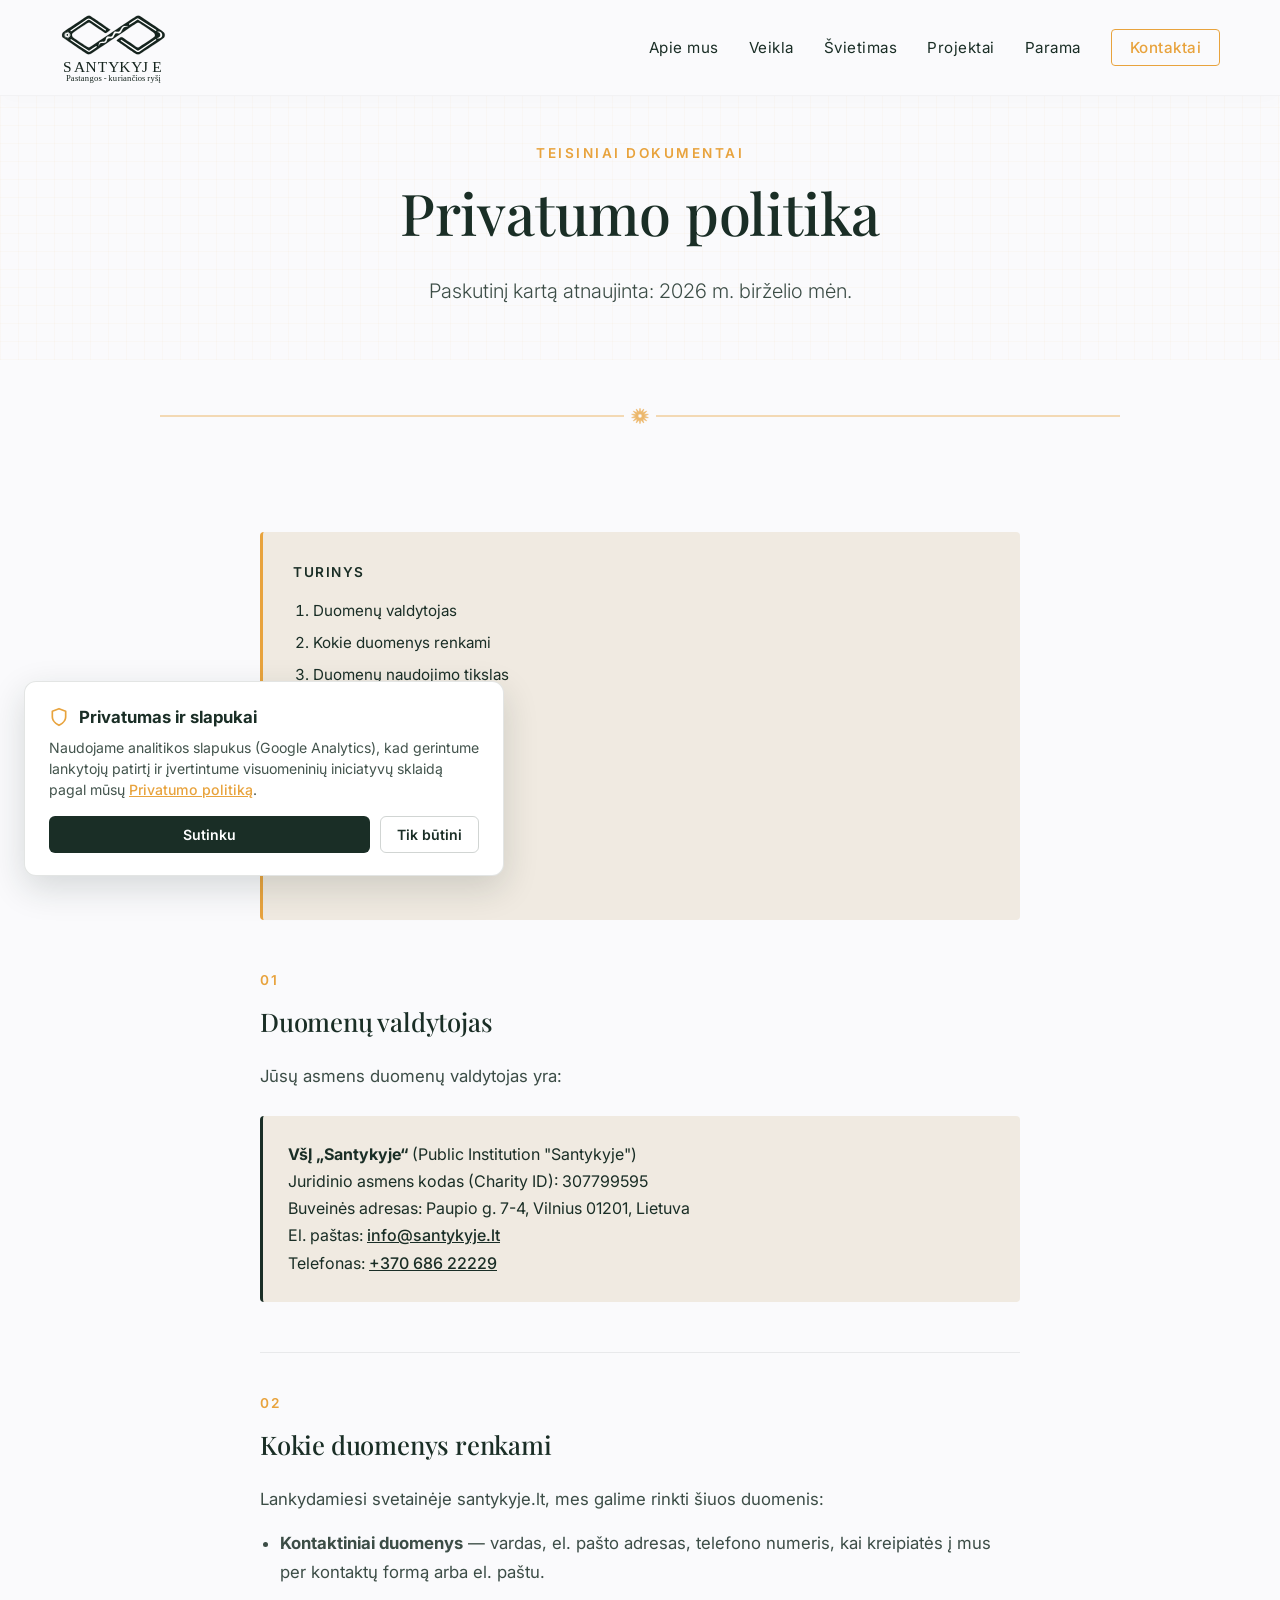
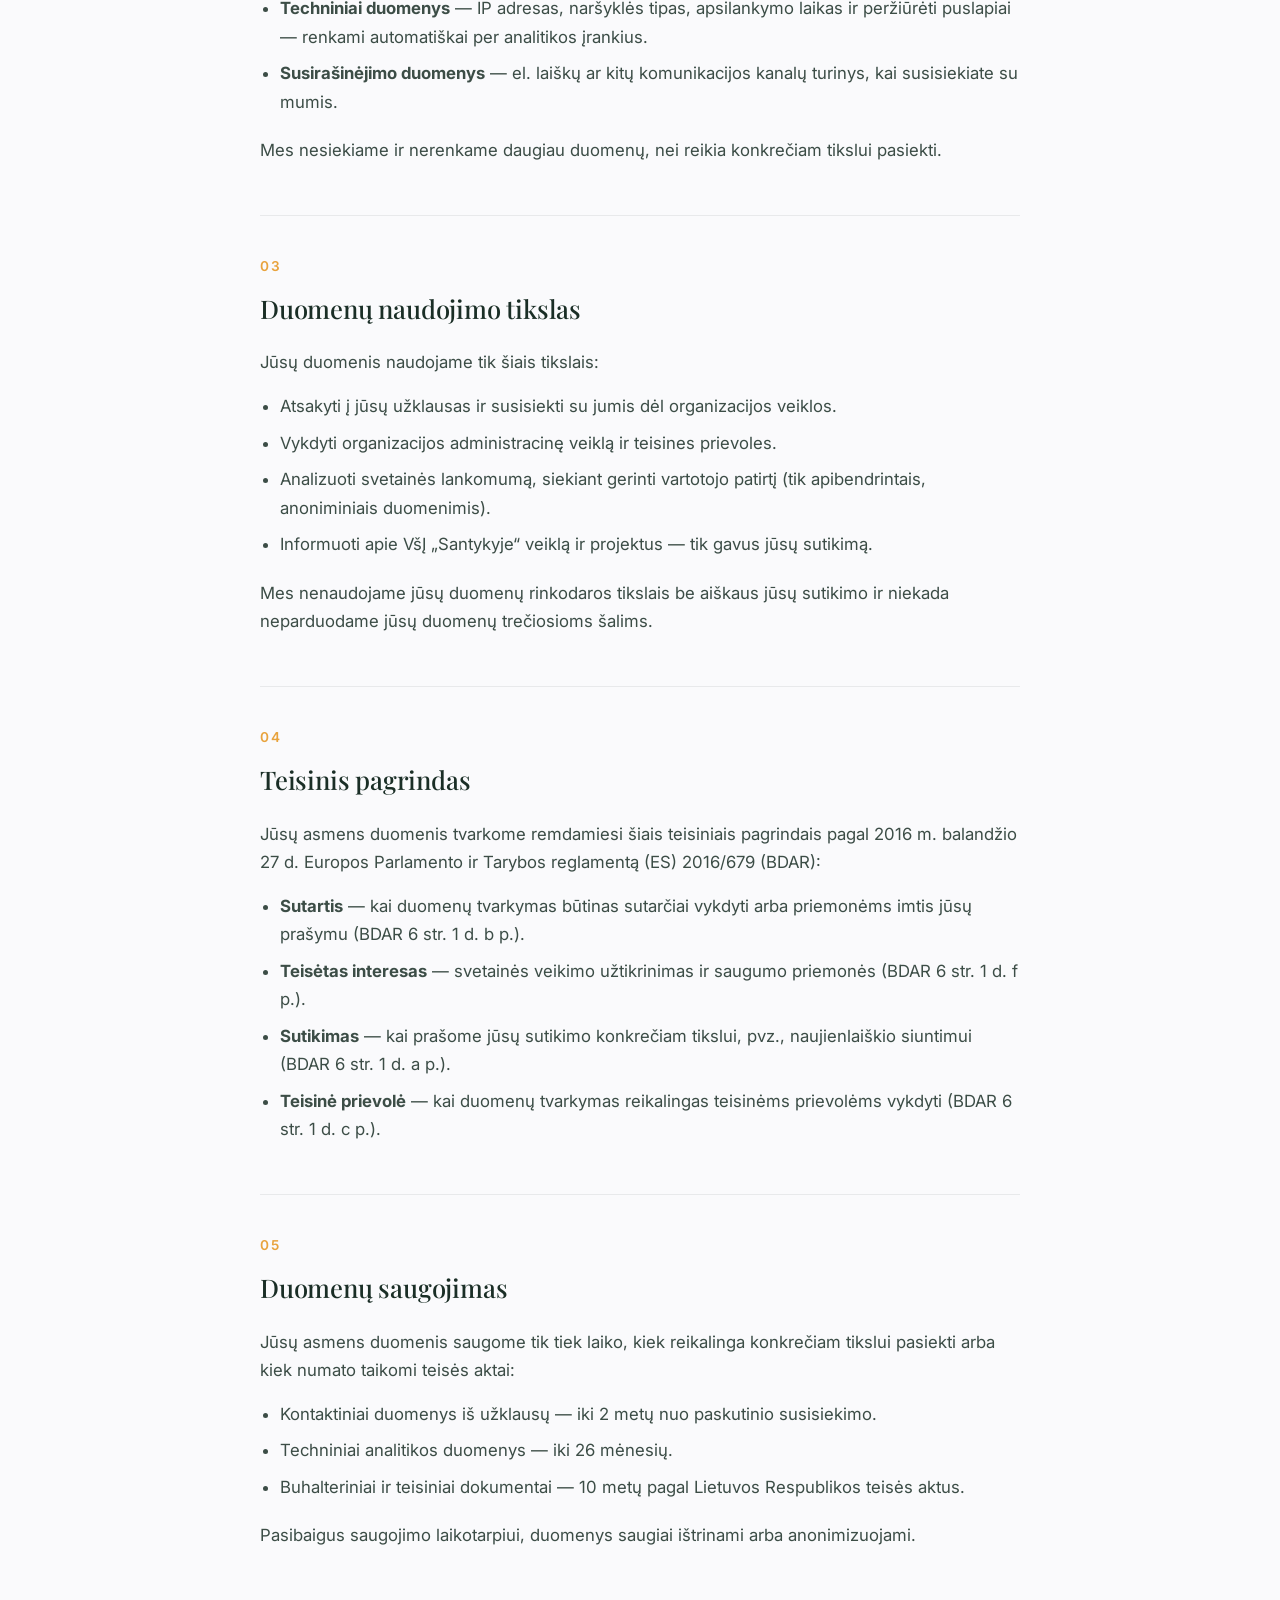
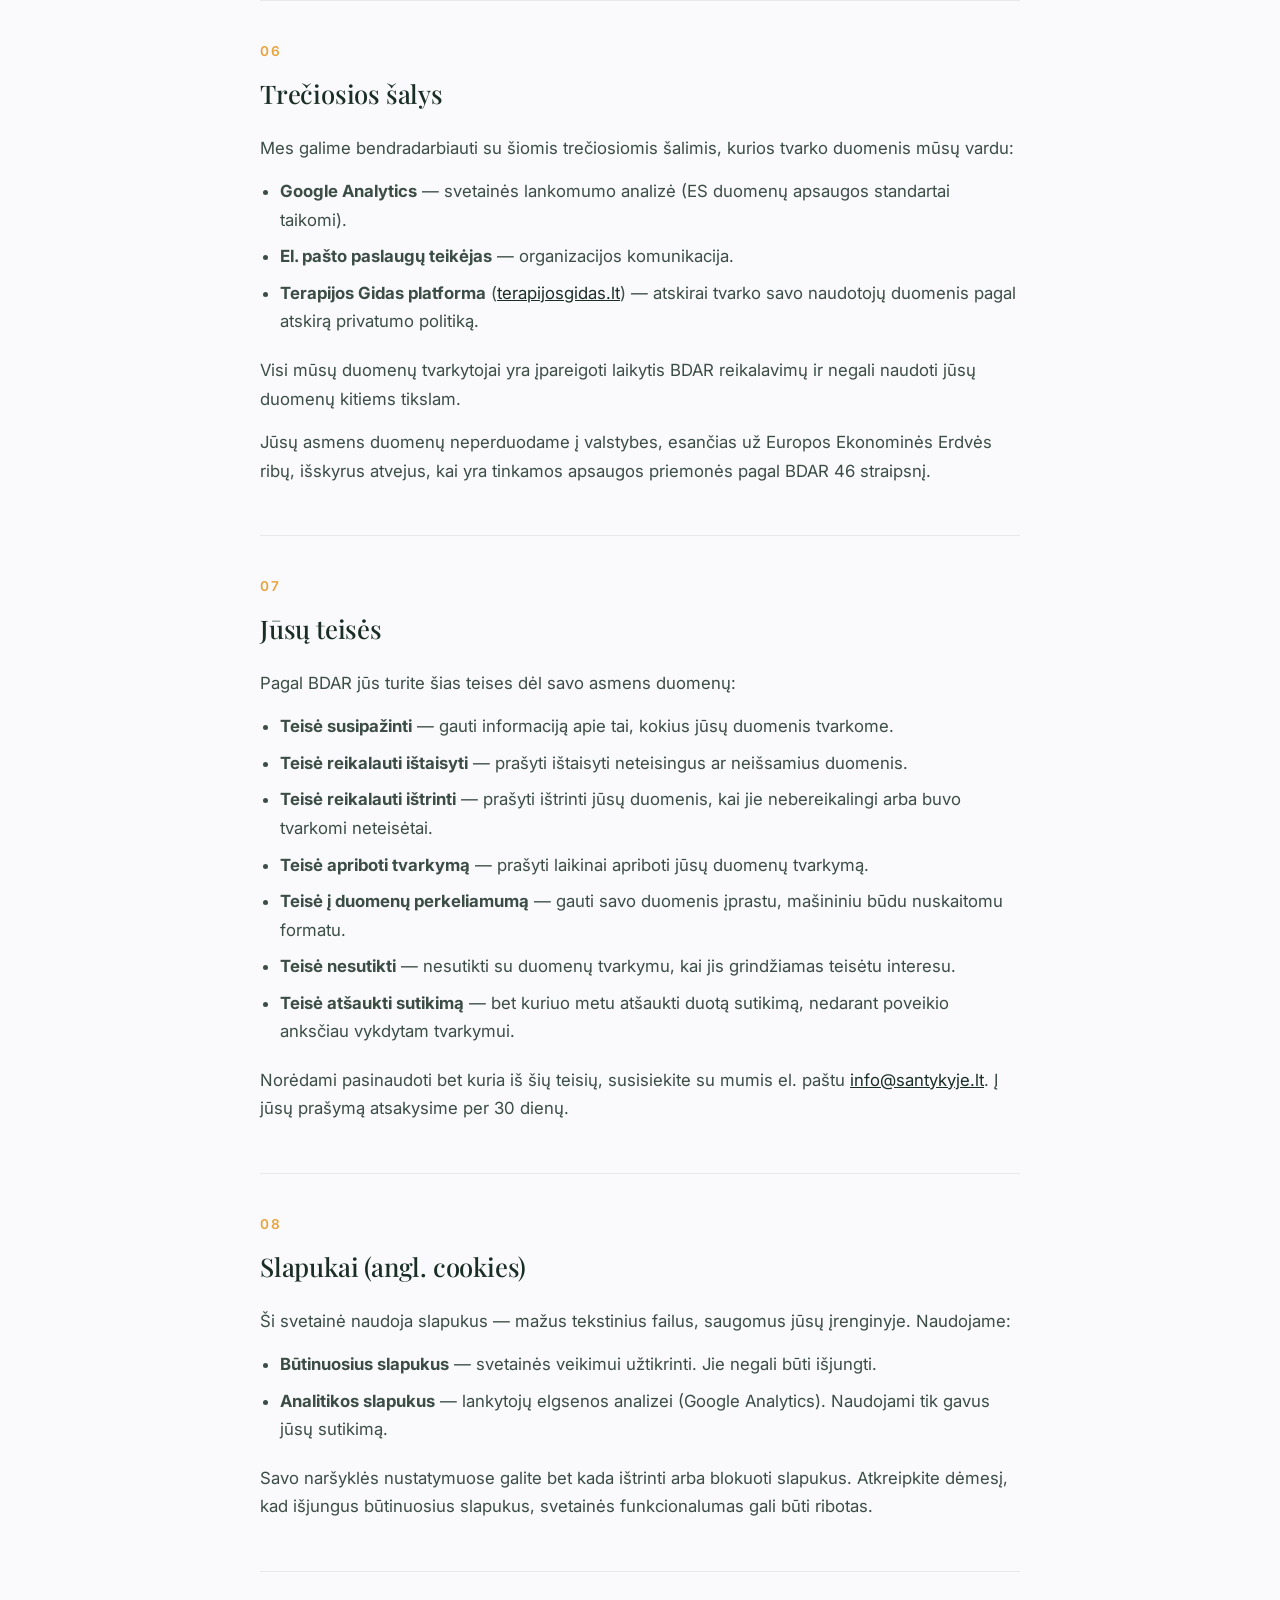
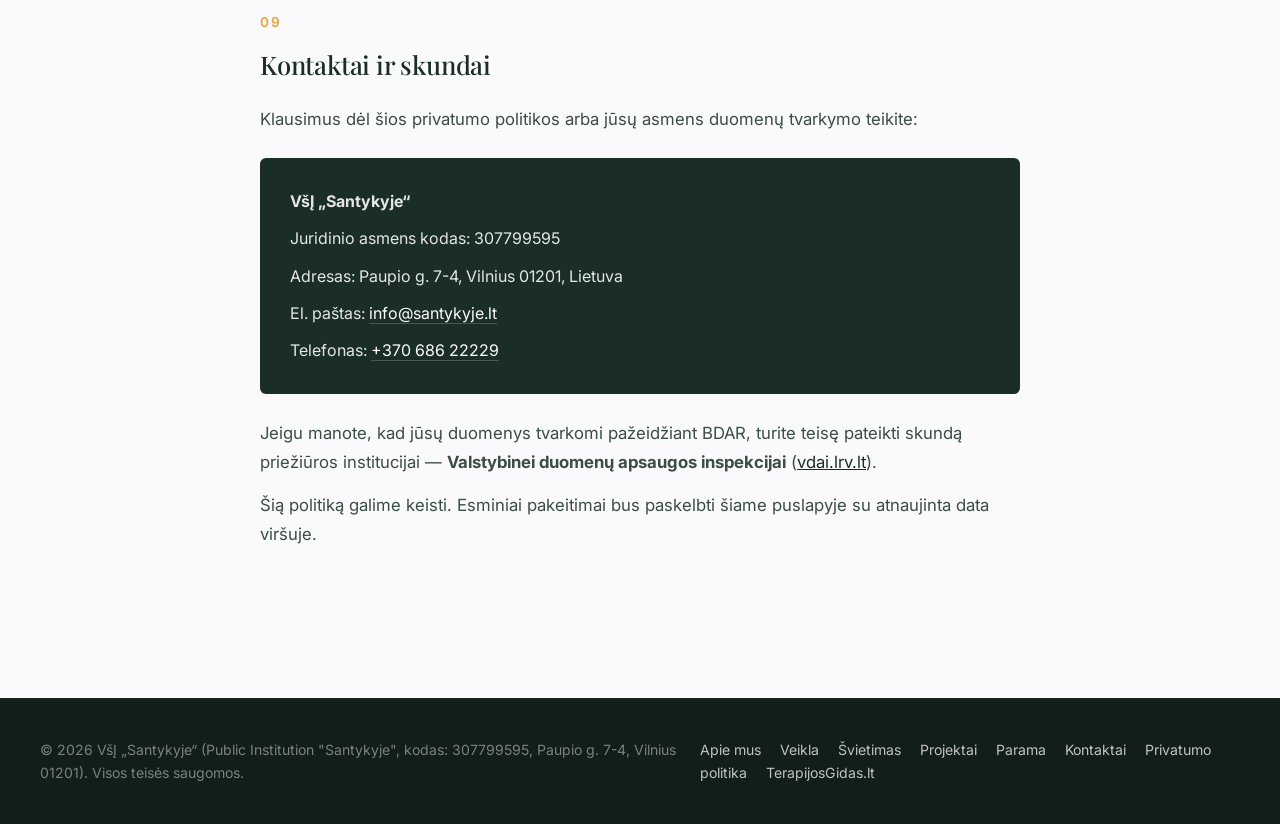
<file: privatumo-politika.html>
<!DOCTYPE html>
<html lang="lt">
<head>
    <meta charset="UTF-8">
    <!-- Google Analytics 4 (GA4) with Google Consent Mode v2 -->
    <script src="analytics.js"></script>
    <script async src="https://www.googletagmanager.com/gtag/js?id=G-ZPH6WLMYG9"></script>
    <meta name="viewport" content="width=device-width, initial-scale=1.0">
    <title>Privatumo politika — VšĮ „Santykyje“</title>
    <link rel="icon" type="image/svg+xml" href="logo.svg">
    <meta name="description" content="VšĮ „Santykyje“ privatumo politika. Sužinokite, kaip renkame, naudojame ir saugome jūsų asmens duomenis pagal BDAR.">
    <meta name="robots" content="index, follow">
    <link rel="canonical" href="https://santykyje.lt/privatumo-politika.html">

    <!-- Open Graph / Facebook -->
    <meta property="og:type" content="website">
    <meta property="og:url" content="https://santykyje.lt/privatumo-politika.html">
    <meta property="og:title" content="Privatumo politika — VšĮ „Santykyje“">
    <meta property="og:description" content="Sužinokite, kaip VšĮ „Santykyje“ saugo jūsų asmens duomenis pagal BDAR reikalavimus.">
    <meta property="og:image" content="https://santykyje.lt/Santykyje.png">

    <link rel="preconnect" href="https://fonts.googleapis.com">
    <link rel="preconnect" href="https://fonts.gstatic.com" crossorigin>
    <link href="https://fonts.googleapis.com/css2?family=Inter:wght@300;400;500;600&family=Playfair+Display:ital,wght@0,400;0,500;0,600;1,400&display=swap" rel="stylesheet">
    <link rel="stylesheet" href="style.css">

    <style>
        /* Subpage Hero override */
        .hero {
            min-height: 40vh !important;
            padding: 140px 20px 40px 20px !important;
        }

        .content-container {
            max-width: 800px;
            margin: 0 auto;
            padding: 60px 20px 100px 20px;
        }

        /* Table of Contents style */
        .toc {
            background-color: #F0EAE1;
            border-left: 3px solid #E8A33D;
            padding: 30px;
            margin-bottom: 50px;
            border-radius: 4px;
        }

        .toc p {
            font-family: 'Inter', sans-serif;
            font-size: 0.85rem;
            letter-spacing: 1.5px;
            text-transform: uppercase;
            color: #1A2E26;
            font-weight: 600;
            margin-bottom: 15px;
        }

        .toc ol {
            padding-left: 20px;
            font-family: 'Inter', sans-serif;
            font-size: 0.95rem;
        }

        .toc ol li {
            margin-bottom: 8px;
        }

        .toc ol a {
            color: #1A2E26;
            border-bottom: 1px solid transparent;
        }

        .toc ol a:hover {
            color: #E8A33D;
            border-bottom-color: #E8A33D;
        }

        /* Document sections */
        .policy-section {
            margin-bottom: 50px;
        }

        .section-num {
            font-family: 'Inter', sans-serif;
            font-size: 0.85rem;
            letter-spacing: 2px;
            color: #E8A33D;
            font-weight: 600;
            margin-bottom: 10px;
            display: block;
        }

        .policy-section h2 {
            font-size: 1.6rem;
            margin-bottom: 20px;
            color: #1A2E26;
        }

        .policy-section p {
            margin-bottom: 15px;
            color: rgba(26, 46, 38, 0.85);
            font-size: 1.05rem;
            line-height: 1.7;
        }

        .policy-section ul, .policy-section ol {
            padding-left: 20px;
            margin-bottom: 20px;
        }

        .policy-section li {
            margin-bottom: 8px;
            color: rgba(26, 46, 38, 0.85);
            font-size: 1.05rem;
            line-height: 1.7;
        }

        .highlight-box {
            background-color: #F0EAE1;
            border-left: 3px solid #1A2E26;
            padding: 25px;
            margin: 25px 0;
            border-radius: 4px;
        }

        .highlight-box p {
            margin: 0;
            font-size: 1rem;
            color: #1A2E26;
        }

        .contact-block {
            background-color: #1A2E26;
            color: #FAFAFC;
            padding: 30px;
            border-radius: 6px;
            margin: 25px 0;
        }

        .contact-block p {
            margin-bottom: 10px;
            color: rgba(250, 250, 252, 0.9);
            font-size: 1rem;
        }

        .contact-block p:last-child {
            margin-bottom: 0;
        }

        .contact-block a {
            color: #FAFAFC;
            border-bottom: 1px solid rgba(250, 250, 252, 0.2);
        }

        .contact-block a:hover {
            color: #E8A33D;
            border-bottom-color: #E8A33D;
        }

        hr {
            border: none;
            border-top: 1px solid rgba(26, 46, 38, 0.08);
            margin: 40px 0;
        }
    </style>
</head>
<body>
    <!-- Hidden SVG Defs for Reusable Saulutė Symbol -->
    <svg style="display:none" aria-hidden="true">
        <defs>
            <symbol id="saulute" viewBox="-30 -30 60 60">
                <g transform="translate(-969.774, -870)">
                    <path d="M969.274,845.955c0.047,-0.216 0.256,-0.372 0.5,-0.372c0.243,0 0.452,0.156 0.5,0.372l2.572,11.828l7.978,-9.645c0.146,-0.176 0.409,-0.235 0.628,-0.139c0.219,0.096 0.333,0.318 0.272,0.532l-3.343,11.668l11.804,-5.551c0.216,-0.102 0.481,-0.05 0.633,0.122c0.152,0.172 0.148,0.418 -0.01,0.586l-8.596,9.197l13.292,-0.359c0.243,-0.007 0.457,0.144 0.512,0.359c0.054,0.215 -0.067,0.435 -0.289,0.524l-12.147,4.905l12.147,4.905c0.222,0.09 0.343,0.309 0.289,0.524c-0.054,0.215 -0.268,0.365 -0.512,0.359l-13.292,-0.359l8.596,9.197c0.157,0.168 0.161,0.414 0.01,0.586c-0.152,0.172 -0.417,0.223 -0.633,0.122l-11.804,-5.551l3.343,11.668c0.061,0.213 -0.053,0.436 -0.272,0.532c-0.219,0.096 -0.482,0.037 -0.628,-0.139l-7.978,-9.645l-2.572,11.828c-0.047,0.216 -0.256,0.372 -0.5,0.372c-0.243,0 -0.452,-0.156 -0.5,-0.372l-2.572,-11.828l-7.978,9.645c-0.146,0.176 -0.409,0.235 -0.628,0.139c-0.219,-0.096 -0.333,-0.318 -0.272,-0.532l3.343,-11.668l-11.804,5.551c-0.216,0.102 -0.481,0.05 -0.633,-0.122c-0.152,-0.172 -0.148,-0.418 0.01,-0.586l8.596,-9.197l-13.292,0.359c-0.243,0.007 -0.457,-0.144 -0.512,-0.359c-0.054,-0.215 0.067,-0.435 0.289,-0.524l12.147,-4.905l-12.147,-4.905c-0.222,-0.09 -0.343,-0.309 -0.289,-0.524c0.054,-0.215 0.268,-0.365 0.512,-0.359l13.292,0.359l-8.596,-9.197c-0.157,-0.168 -0.161,-0.414 -0.01,-0.586c0.152,-0.172 0.417,-0.223 0.633,-0.122l11.804,5.551l-3.343,-11.668c-0.061,-0.213 0.053,-0.436 0.272,-0.532c0.219,-0.096 0.482,-0.037 0.628,0.139l7.978,9.645l2.572,-11.828Zm0.5,18.022c-3.315,0 -6.006,2.691 -6.006,6.006c0,3.315 2.691,6.006 6.006,6.006c3.315,0 6.006,-2.691 6.006,-6.006c0,-3.315 -2.691,-6.006 -6.006,-6.006Z" />
                </g>
            </symbol>
        </defs>
    </svg>

    <!-- HEADER -->
    <header>
        <div class="nav-container">
            <div class="logo">
                <a href="index.html"><img src="logo.svg" alt="VšĮ Santykyje"></a>
            </div>
            <nav>
                <ul>
                    <li><a href="apie.html">Apie mus</a></li>
                    <li><a href="veikla.html">Veikla</a></li>
                    <li><a href="straipsniai.html">Švietimas</a></li>
                    <li><a href="projektai.html">Projektai</a></li>
                    <li><a href="parama.html">Parama</a></li>
                    <li><a href="kontaktai.html" class="cta-nav">Kontaktai</a></li>
                </ul>
            </nav>
        </div>
    </header>

    <!-- HERO -->
    <section class="hero">
        <div class="hero-container" style="grid-template-columns: 1fr;">
            <div class="hero-text-block" style="max-width: 800px; margin: 0 auto; text-align: center;">
                <span class="section-tag" style="justify-content: center;">Teisiniai dokumentai</span>
                <h1>Privatumo politika</h1>
                <p style="margin: 0 auto 10px auto;">Paskutinį kartą atnaujinta: 2026 m. birželio mėn.</p>
            </div>
        </div>
    </section>

    <!-- Modern Baltic Star Divider -->
    <div class="divider-container">
        <svg class="baltic-divider" viewBox="-600 -20 1200 40" width="100%" height="32px" aria-hidden="true">
            <line x1="-600" y1="0" x2="-20" y2="0" />
            <line x1="20" y1="0" x2="600" y2="0" />
            <use href="#saulute" x="-12" y="-12" width="24" height="24" fill="#E8A33D" />
        </svg>
    </div>

    <!-- CONTENT -->
    <div class="content-container">
        <div class="toc">
            <p>Turinys</p>
            <ol>
                <li><a href="#valdytojas">Duomenų valdytojas</a></li>
                <li><a href="#renkami">Kokie duomenys renkami</a></li>
                <li><a href="#tikslas">Duomenų naudojimo tikslas</a></li>
                <li><a href="#pagrindas">Teisinis pagrindas</a></li>
                <li><a href="#saugojimas">Duomenų saugojimas</a></li>
                <li><a href="#treciosios">Trečiosios šalys</a></li>
                <li><a href="#teises">Jūsų teisės</a></li>
                <li><a href="#slapukai">Slapukai</a></li>
                <li><a href="#kontaktai">Kontaktai ir skundai</a></li>
            </ol>
        </div>

        <!-- 1 -->
        <div class="policy-section" id="valdytojas">
            <span class="section-num">01</span>
            <h2>Duomenų valdytojas</h2>
            <p>Jūsų asmens duomenų valdytojas yra:</p>
            <div class="highlight-box">
                <p><strong>VšĮ „Santykyje“</strong> (Public Institution "Santykyje")<br/>
                Juridinio asmens kodas (Charity ID): 307799595<br/>
                Buveinės adresas: Paupio g. 7-4, Vilnius 01201, Lietuva<br/>
                El. paštas: <a href="mailto:info@santykyje.lt" style="color: #1A2E26; font-weight: 500; text-decoration: underline;">info@santykyje.lt</a><br/>
                Telefonas: <a href="tel:+37068622229" style="color: #1A2E26; font-weight: 500; text-decoration: underline;">+370 686 22229</a></p>
            </div>
        </div>

        <hr/>

        <!-- 2 -->
        <div class="policy-section" id="renkami">
            <span class="section-num">02</span>
            <h2>Kokie duomenys renkami</h2>
            <p>Lankydamiesi svetainėje santykyje.lt, mes galime rinkti šiuos duomenis:</p>
            <ul>
                <li><strong>Kontaktiniai duomenys</strong> — vardas, el. pašto adresas, telefono numeris, kai kreipiatės į mus per kontaktų formą arba el. paštu.</li>
                <li><strong>Techniniai duomenys</strong> — IP adresas, naršyklės tipas, apsilankymo laikas ir peržiūrėti puslapiai — renkami automatiškai per analitikos įrankius.</li>
                <li><strong>Susirašinėjimo duomenys</strong> — el. laiškų ar kitų komunikacijos kanalų turinys, kai susisiekiate su mumis.</li>
            </ul>
            <p>Mes nesiekiame ir nerenkame daugiau duomenų, nei reikia konkrečiam tikslui pasiekti.</p>
        </div>

        <hr/>

        <!-- 3 -->
        <div class="policy-section" id="tikslas">
            <span class="section-num">03</span>
            <h2>Duomenų naudojimo tikslas</h2>
            <p>Jūsų duomenis naudojame tik šiais tikslais:</p>
            <ul>
                <li>Atsakyti į jūsų užklausas ir susisiekti su jumis dėl organizacijos veiklos.</li>
                <li>Vykdyti organizacijos administracinę veiklą ir teisines prievoles.</li>
                <li>Analizuoti svetainės lankomumą, siekiant gerinti vartotojo patirtį (tik apibendrintais, anoniminiais duomenimis).</li>
                <li>Informuoti apie VšĮ „Santykyje“ veiklą ir projektus — tik gavus jūsų sutikimą.</li>
            </ul>
            <p>Mes nenaudojame jūsų duomenų rinkodaros tikslais be aiškaus jūsų sutikimo ir niekada neparduodame jūsų duomenų trečiosioms šalims.</p>
        </div>

        <hr/>

        <!-- 4 -->
        <div class="policy-section" id="pagrindas">
            <span class="section-num">04</span>
            <h2>Teisinis pagrindas</h2>
            <p>Jūsų asmens duomenis tvarkome remdamiesi šiais teisiniais pagrindais pagal 2016 m. balandžio 27 d. Europos Parlamento ir Tarybos reglamentą (ES) 2016/679 (BDAR):</p>
            <ul>
                <li><strong>Sutartis</strong> — kai duomenų tvarkymas būtinas sutarčiai vykdyti arba priemonėms imtis jūsų prašymu (BDAR 6 str. 1 d. b p.).</li>
                <li><strong>Teisėtas interesas</strong> — svetainės veikimo užtikrinimas ir saugumo priemonės (BDAR 6 str. 1 d. f p.).</li>
                <li><strong>Sutikimas</strong> — kai prašome jūsų sutikimo konkrečiam tikslui, pvz., naujienlaiškio siuntimui (BDAR 6 str. 1 d. a p.).</li>
                <li><strong>Teisinė prievolė</strong> — kai duomenų tvarkymas reikalingas teisinėms prievolėms vykdyti (BDAR 6 str. 1 d. c p.).</li>
            </ul>
        </div>

        <hr/>

        <!-- 5 -->
        <div class="policy-section" id="saugojimas">
            <span class="section-num">05</span>
            <h2>Duomenų saugojimas</h2>
            <p>Jūsų asmens duomenis saugome tik tiek laiko, kiek reikalinga konkrečiam tikslui pasiekti arba kiek numato taikomi teisės aktai:</p>
            <ul>
                <li>Kontaktiniai duomenys iš užklausų — iki 2 metų nuo paskutinio susisiekimo.</li>
                <li>Techniniai analitikos duomenys — iki 26 mėnesių.</li>
                <li>Buhalteriniai ir teisiniai dokumentai — 10 metų pagal Lietuvos Respublikos teisės aktus.</li>
            </ul>
            <p>Pasibaigus saugojimo laikotarpiui, duomenys saugiai ištrinami arba anonimizuojami.</p>
        </div>

        <hr/>

        <!-- 6 -->
        <div class="policy-section" id="treciosios">
            <span class="section-num">06</span>
            <h2>Trečiosios šalys</h2>
            <p>Mes galime bendradarbiauti su šiomis trečiosiomis šalimis, kurios tvarko duomenis mūsų vardu:</p>
            <ul>
                <li><strong>Google Analytics</strong> — svetainės lankomumo analizė (ES duomenų apsaugos standartai taikomi).</li>
                <li><strong>El. pašto paslaugų teikėjas</strong> — organizacijos komunikacija.</li>
                <li><strong>Terapijos Gidas platforma</strong> (<a href="https://terapijosgidas.lt" target="_blank" rel="noopener" style="color: #1A2E26; text-decoration: underline;">terapijosgidas.lt</a>) — atskirai tvarko savo naudotojų duomenis pagal atskirą privatumo politiką.</li>
            </ul>
            <p>Visi mūsų duomenų tvarkytojai yra įpareigoti laikytis BDAR reikalavimų ir negali naudoti jūsų duomenų kitiems tikslam.</p>
            <p>Jūsų asmens duomenų neperduodame į valstybes, esančias už Europos Ekonominės Erdvės ribų, išskyrus atvejus, kai yra tinkamos apsaugos priemonės pagal BDAR 46 straipsnį.</p>
        </div>

        <hr/>

        <!-- 7 -->
        <div class="policy-section" id="teises">
            <span class="section-num">07</span>
            <h2>Jūsų teisės</h2>
            <p>Pagal BDAR jūs turite šias teises dėl savo asmens duomenų:</p>
            <ul>
                <li><strong>Teisė susipažinti</strong> — gauti informaciją apie tai, kokius jūsų duomenis tvarkome.</li>
                <li><strong>Teisė reikalauti ištaisyti</strong> — prašyti ištaisyti neteisingus ar neišsamius duomenis.</li>
                <li><strong>Teisė reikalauti ištrinti</strong> — prašyti ištrinti jūsų duomenis, kai jie nebereikalingi arba buvo tvarkomi neteisėtai.</li>
                <li><strong>Teisė apriboti tvarkymą</strong> — prašyti laikinai apriboti jūsų duomenų tvarkymą.</li>
                <li><strong>Teisė į duomenų perkeliamumą</strong> — gauti savo duomenis įprastu, mašininiu būdu nuskaitomu formatu.</li>
                <li><strong>Teisė nesutikti</strong> — nesutikti su duomenų tvarkymu, kai jis grindžiamas teisėtu interesu.</li>
                <li><strong>Teisė atšaukti sutikimą</strong> — bet kuriuo metu atšaukti duotą sutikimą, nedarant poveikio anksčiau vykdytam tvarkymui.</li>
            </ul>
            <p>Norėdami pasinaudoti bet kuria iš šių teisių, susisiekite su mumis el. paštu <a href="mailto:info@santykyje.lt" style="color: #1A2E26; text-decoration: underline;">info@santykyje.lt</a>. Į jūsų prašymą atsakysime per 30 dienų.</p>
        </div>

        <hr/>

        <!-- 8 -->
        <div class="policy-section" id="slapukai">
            <span class="section-num">08</span>
            <h2>Slapukai (angl. cookies)</h2>
            <p>Ši svetainė naudoja slapukus — mažus tekstinius failus, saugomus jūsų įrenginyje. Naudojame:</p>
            <ul>
                <li><strong>Būtinuosius slapukus</strong> — svetainės veikimui užtikrinti. Jie negali būti išjungti.</li>
                <li><strong>Analitikos slapukus</strong> — lankytojų elgsenos analizei (Google Analytics). Naudojami tik gavus jūsų sutikimą.</li>
            </ul>
            <p>Savo naršyklės nustatymuose galite bet kada ištrinti arba blokuoti slapukus. Atkreipkite dėmesį, kad išjungus būtinuosius slapukus, svetainės funkcionalumas gali būti ribotas.</p>
        </div>

        <hr/>

        <!-- 9 -->
        <div class="policy-section" id="kontaktai">
            <span class="section-num">09</span>
            <h2>Kontaktai ir skundai</h2>
            <p>Klausimus dėl šios privatumo politikos arba jūsų asmens duomenų tvarkymo teikite:</p>
            <div class="contact-block">
                <p><strong>VšĮ „Santykyje“</strong></p>
                <p>Juridinio asmens kodas: 307799595</p>
                <p>Adresas: Paupio g. 7-4, Vilnius 01201, Lietuva</p>
                <p>El. paštas: <a href="mailto:info@santykyje.lt">info@santykyje.lt</a></p>
                <p>Telefonas: <a href="tel:+37068622229">+370 686 22229</a></p>
            </div>
            <p style="margin-top:25px;">Jeigu manote, kad jūsų duomenys tvarkomi pažeidžiant BDAR, turite teisę pateikti skundą priežiūros institucijai — <strong>Valstybinei duomenų apsaugos inspekcijai</strong> (<a href="https://vdai.lrv.lt" target="_blank" rel="noopener" style="color: #1A2E26; text-decoration: underline;">vdai.lrv.lt</a>).</p>
            <p>Šią politiką galime keisti. Esminiai pakeitimai bus paskelbti šiame puslapyje su atnaujinta data viršuje.</p>
        </div>
    </div>

    <footer>
        <div class="footer-container">
            <p>&copy; 2026 VšĮ „Santykyje“ (Public Institution "Santykyje", kodas: 307799595, Paupio g. 7-4, Vilnius 01201). Visos teisės saugomos.</p>
            <p>
                <a href="apie.html" style="margin-right: 15px;">Apie mus</a>
                <a href="veikla.html" style="margin-right: 15px;">Veikla</a>
                <a href="straipsniai.html" style="margin-right: 15px;">Švietimas</a>
                <a href="projektai.html" style="margin-right: 15px;">Projektai</a>
                <a href="parama.html" style="margin-right: 15px;">Parama</a>
                <a href="kontaktai.html" style="margin-right: 15px;">Kontaktai</a>
                <a href="privatumo-politika.html" style="margin-right: 15px;">Privatumo politika</a>
                <a href="https://terapijosgidas.lt" target="_blank" rel="noopener">TerapijosGidas.lt</a>
            </p>
        </div>
    </footer>
</body>
</html>
</file>
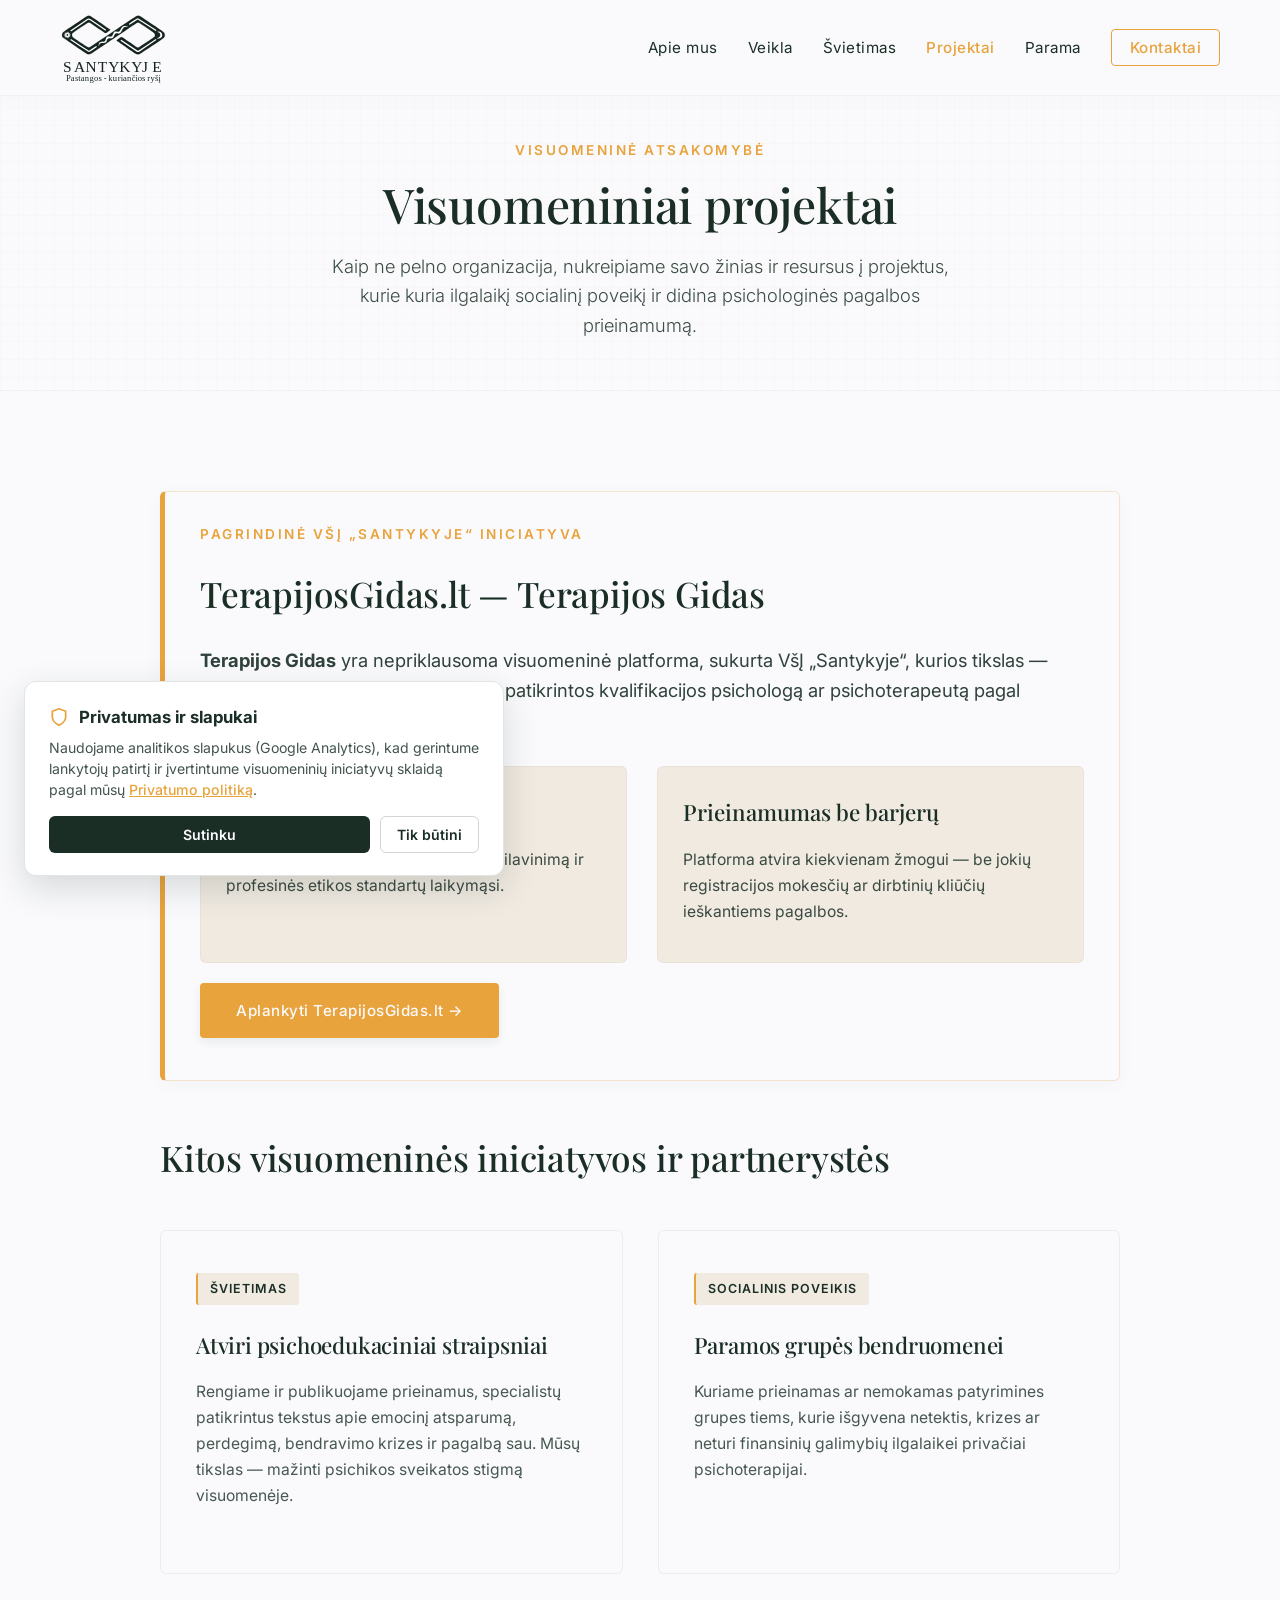
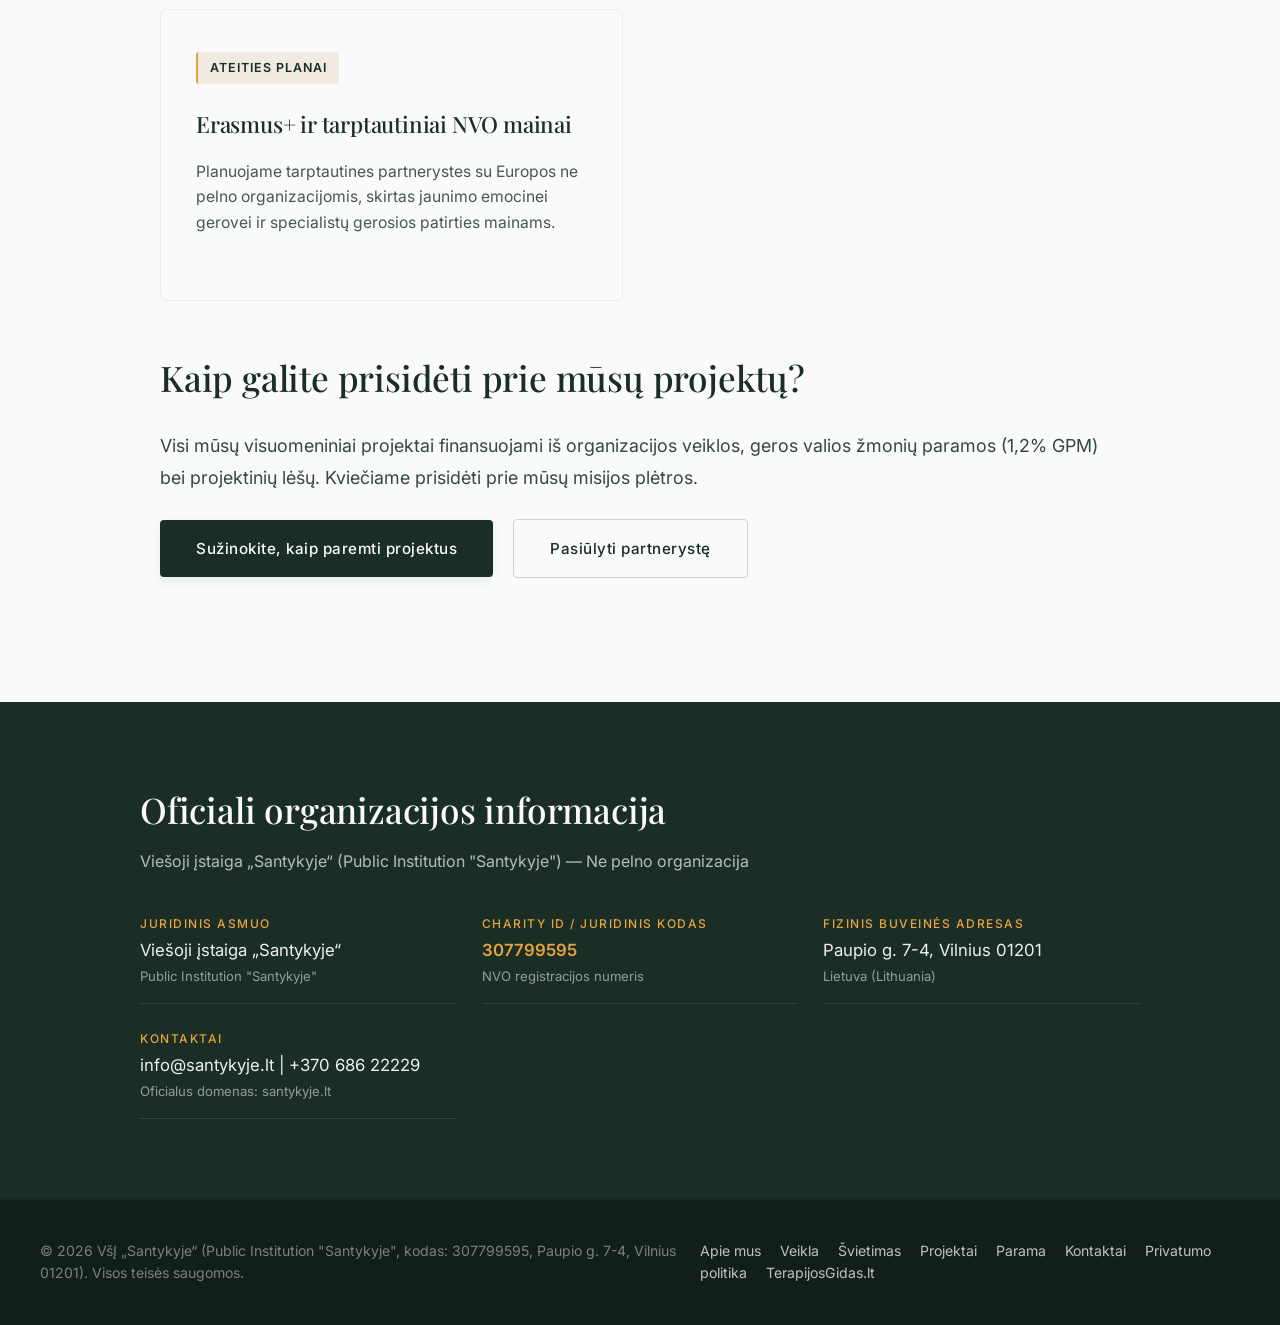
<file: projektai.html>
<!DOCTYPE html>
<html lang="lt">
<head>
    <meta charset="UTF-8">
    <!-- Google Analytics 4 (GA4) with Google Consent Mode v2 -->
    <script src="analytics.js"></script>
    <script async src="https://www.googletagmanager.com/gtag/js?id=G-ZPH6WLMYG9"></script>
    <meta name="viewport" content="width=device-width, initial-scale=1.0">
    <title>Visuomeniniai projektai — VšĮ „Santykyje“</title>
    <link rel="icon" type="image/svg+xml" href="logo.svg">
    <meta name="description" content="VšĮ „Santykyje“ visuomeniniai projektai ir iniciatyvos: Terapijos Gidas platforma, psichologinis švietimas ir bendruomeninės programos.">
    <meta name="keywords" content="Terapijos Gidas, VšĮ Santykyje projektai, psichoterapijos prieinamumas, NVO iniciatyvos, Ričardas Diržys, Vilnius">
    <meta name="robots" content="index, follow">
    <link rel="canonical" href="https://santykyje.lt/projektai.html">

    <!-- Open Graph / Facebook -->
    <meta property="og:type" content="website">
    <meta property="og:url" content="https://santykyje.lt/projektai.html">
    <meta property="og:title" content="Visuomeniniai projektai — VšĮ „Santykyje“">
    <meta property="og:description" content="VšĮ „Santykyje“ visuomeniniai projektai: TerapijosGidas.lt, švietimo iniciatyvos ir partnerystės.">
    <meta property="og:image" content="https://santykyje.lt/Santykyje.png">

    <link rel="preconnect" href="https://fonts.googleapis.com">
    <link rel="preconnect" href="https://fonts.gstatic.com" crossorigin>
    <link href="https://fonts.googleapis.com/css2?family=Inter:wght@300;400;500;600&family=Playfair+Display:ital,wght@0,400;0,500;0,600;1,400&display=swap" rel="stylesheet">
    <link rel="stylesheet" href="style.css">

    <!-- Structured Data (JSON-LD) -->
    <script type="application/ld+json">
    {
      "@context": "https://schema.org",
      "@type": "NGO",
      "name": "VšĮ Santykyje",
      "alternateName": "Public Institution \"Santykyje\"",
      "url": "https://santykyje.lt",
      "logo": "https://santykyje.lt/logo.svg",
      "description": "Ne pelno organizacija, vystanti visuomeninius projektus, iš kurių svarbiausias – Terapijos Gidas platforma.",
      "address": {
        "@type": "PostalAddress",
        "streetAddress": "Paupio g. 7-4",
        "addressLocality": "Vilnius",
        "postalCode": "01201",
        "addressCountry": "LT"
      },
      "taxID": "307799595",
      "telephone": "+37068622229",
      "email": "info@santykyje.lt"
    }
    </script>
</head>
<body>
    <header>
        <div class="nav-container">
            <div class="logo">
                <a href="index.html"><img src="logo.svg" alt="VšĮ Santykyje"></a>
            </div>
            <nav>
                <ul>
                    <li><a href="apie.html">Apie mus</a></li>
                    <li><a href="veikla.html">Veikla</a></li>
                    <li><a href="straipsniai.html">Švietimas</a></li>
                    <li><a href="projektai.html" style="color: #E8A33D; font-weight: 500;">Projektai</a></li>
                    <li><a href="parama.html">Parama</a></li>
                    <li><a href="kontaktai.html" class="cta-nav">Kontaktai</a></li>
                </ul>
            </nav>
        </div>
    </header>

    <section class="hero hero-subpage">
        <div class="hero-container" style="grid-template-columns: 1fr; text-align: center;">
            <div class="hero-text-block" style="max-width: 800px; margin: 0 auto;">
                <span class="section-tag">Visuomeninė atsakomybė</span>
                <h1 style="font-size: 3rem; margin-bottom: 20px;">Visuomeniniai projektai</h1>
                <p style="margin: 0 auto; font-size: 1.15rem;">Kaip ne pelno organizacija, nukreipiame savo žinias ir resursus į projektus, kurie kuria ilgalaikį socialinį poveikį ir didina psichologinės pagalbos prieinamumą.</p>
            </div>
        </div>
    </section>

    <div class="subpage-container">
        <div class="subpage-content">
            <!-- Pagrindinis projektas: Terapijos Gidas -->
            <div class="official-verification-card" style="background-color: #FAFAFC; border: 1px solid rgba(232, 163, 61, 0.25); border-left: 5px solid #E8A33D;">
                <span class="section-tag">Pagrindinė VšĮ „Santykyje“ iniciatyva</span>
                <h2 style="margin-top: 10px; font-size: 2.2rem; color: #1A2E26;">TerapijosGidas.lt — Terapijos Gidas</h2>
                <p style="font-size: 1.15rem; color: rgba(26,46,38,0.9); margin-top: 15px;">
                    <strong>Terapijos Gidas</strong> yra nepriklausoma visuomeninė platforma, sukurta VšĮ „Santykyje“, kurios tikslas — padėti žmonėms rasti profesionalų, patikrintos kvalifikacijos psichologą ar psichoterapeutą pagal asmeninius poreikius ir lokaciją.
                </p>
                <div class="project-details-grid" style="margin-top: 30px; margin-bottom: 20px;">
                    <div class="project-detail-card" style="padding: 25px;">
                        <h4>Verifikuota kvalifikacija</h4>
                        <p>Tikriname specialistų kvalifikaciją, išsilavinimą ir profesinės etikos standartų laikymąsi.</p>
                    </div>
                    <div class="project-detail-card" style="padding: 25px;">
                        <h4>Prieinamumas be barjerų</h4>
                        <p>Platforma atvira kiekvienam žmogui — be jokių registracijos mokesčių ar dirbtinių kliūčių ieškantiems pagalbos.</p>
                    </div>
                </div>
                <p style="margin-top: 20px;">
                    <a href="https://terapijosgidas.lt" target="_blank" rel="noopener" class="btn" style="background-color: #E8A33D; color: #FAFAFC;">
                        Aplankyti TerapijosGidas.lt &rarr;
                    </a>
                </p>
            </div>

            <h2>Kitos visuomeninės iniciatyvos ir partnerystės</h2>

            <div class="activities-detail-grid">
                <div class="activity-detail-card">
                    <span class="activity-badge">Švietimas</span>
                    <h3>Atviri psichoedukaciniai straipsniai</h3>
                    <p>Rengiame ir publikuojame prieinamus, specialistų patikrintus tekstus apie emocinį atsparumą, perdegimą, bendravimo krizes ir pagalbą sau. Mūsų tikslas — mažinti psichikos sveikatos stigmą visuomenėje.</p>
                </div>

                <div class="activity-detail-card">
                    <span class="activity-badge">Socialinis poveikis</span>
                    <h3>Paramos grupės bendruomenei</h3>
                    <p>Kuriame prieinamas ar nemokamas patyrimines grupes tiems, kurie išgyvena netektis, krizes ar neturi finansinių galimybių ilgalaikei privačiai psichoterapijai.</p>
                </div>

                <div class="activity-detail-card">
                    <span class="activity-badge">Ateities planai</span>
                    <h3>Erasmus+ ir tarptautiniai NVO mainai</h3>
                    <p>Planuojame tarptautines partnerystes su Europos ne pelno organizacijomis, skirtas jaunimo emocinei gerovei ir specialistų gerosios patirties mainams.</p>
                </div>
            </div>

            <h2>Kaip galite prisidėti prie mūsų projektų?</h2>
            <p>Visi mūsų visuomeniniai projektai finansuojami iš organizacijos veiklos, geros valios žmonių paramos (1,2% GPM) bei projektinių lėšų. Kviečiame prisidėti prie mūsų misijos plėtros.</p>
            <p style="margin-top: 25px;">
                <a href="parama.html" class="btn">Sužinokite, kaip paremti projektus</a>
                <a href="kontaktai.html" class="btn" style="background-color: transparent; color: #1A2E26; border: 1px solid rgba(26,46,38,0.2); box-shadow: none; margin-left: 15px;">Pasiūlyti partnerystę</a>
            </p>
        </div>
    </div>

    <!-- Official Rekvizitai Bar -->
    <section class="rekvizitai-section">
        <div class="rekvizitai-container">
            <h2>Oficiali organizacijos informacija</h2>
            <p class="rekvizitai-subtitle">Viešoji įstaiga „Santykyje“ (Public Institution "Santykyje") — Ne pelno organizacija</p>
            <div class="rek-grid">
                <div class="rek-item">
                    <label>Juridinis asmuo</label>
                    <span>Viešoji įstaiga „Santykyje“</span>
                    <small>Public Institution "Santykyje"</small>
                </div>
                <div class="rek-item">
                    <label>Charity ID / Juridinis kodas</label>
                    <span style="color: #E8A33D; font-weight: 600;">307799595</span>
                    <small>NVO registracijos numeris</small>
                </div>
                <div class="rek-item">
                    <label>Fizinis buveinės adresas</label>
                    <span>Paupio g. 7-4, Vilnius 01201</span>
                    <small>Lietuva (Lithuania)</small>
                </div>
                <div class="rek-item">
                    <label>Kontaktai</label>
                    <span>info@santykyje.lt | +370 686 22229</span>
                    <small>Oficialus domenas: santykyje.lt</small>
                </div>
            </div>
        </div>
    </section>

    <footer>
        <div class="footer-container">
            <p>&copy; 2026 VšĮ „Santykyje“ (Public Institution "Santykyje", kodas: 307799595, Paupio g. 7-4, Vilnius 01201). Visos teisės saugomos.</p>
            <p>
                <a href="apie.html" style="margin-right: 15px;">Apie mus</a>
                <a href="veikla.html" style="margin-right: 15px;">Veikla</a>
                <a href="straipsniai.html" style="margin-right: 15px;">Švietimas</a>
                <a href="projektai.html" style="margin-right: 15px;">Projektai</a>
                <a href="parama.html" style="margin-right: 15px;">Parama</a>
                <a href="kontaktai.html" style="margin-right: 15px;">Kontaktai</a>
                <a href="privatumo-politika.html" style="margin-right: 15px;">Privatumo politika</a>
                <a href="https://terapijosgidas.lt" target="_blank" rel="noopener">TerapijosGidas.lt</a>
            </p>
        </div>
    </footer>
</body>
</html>
</file>
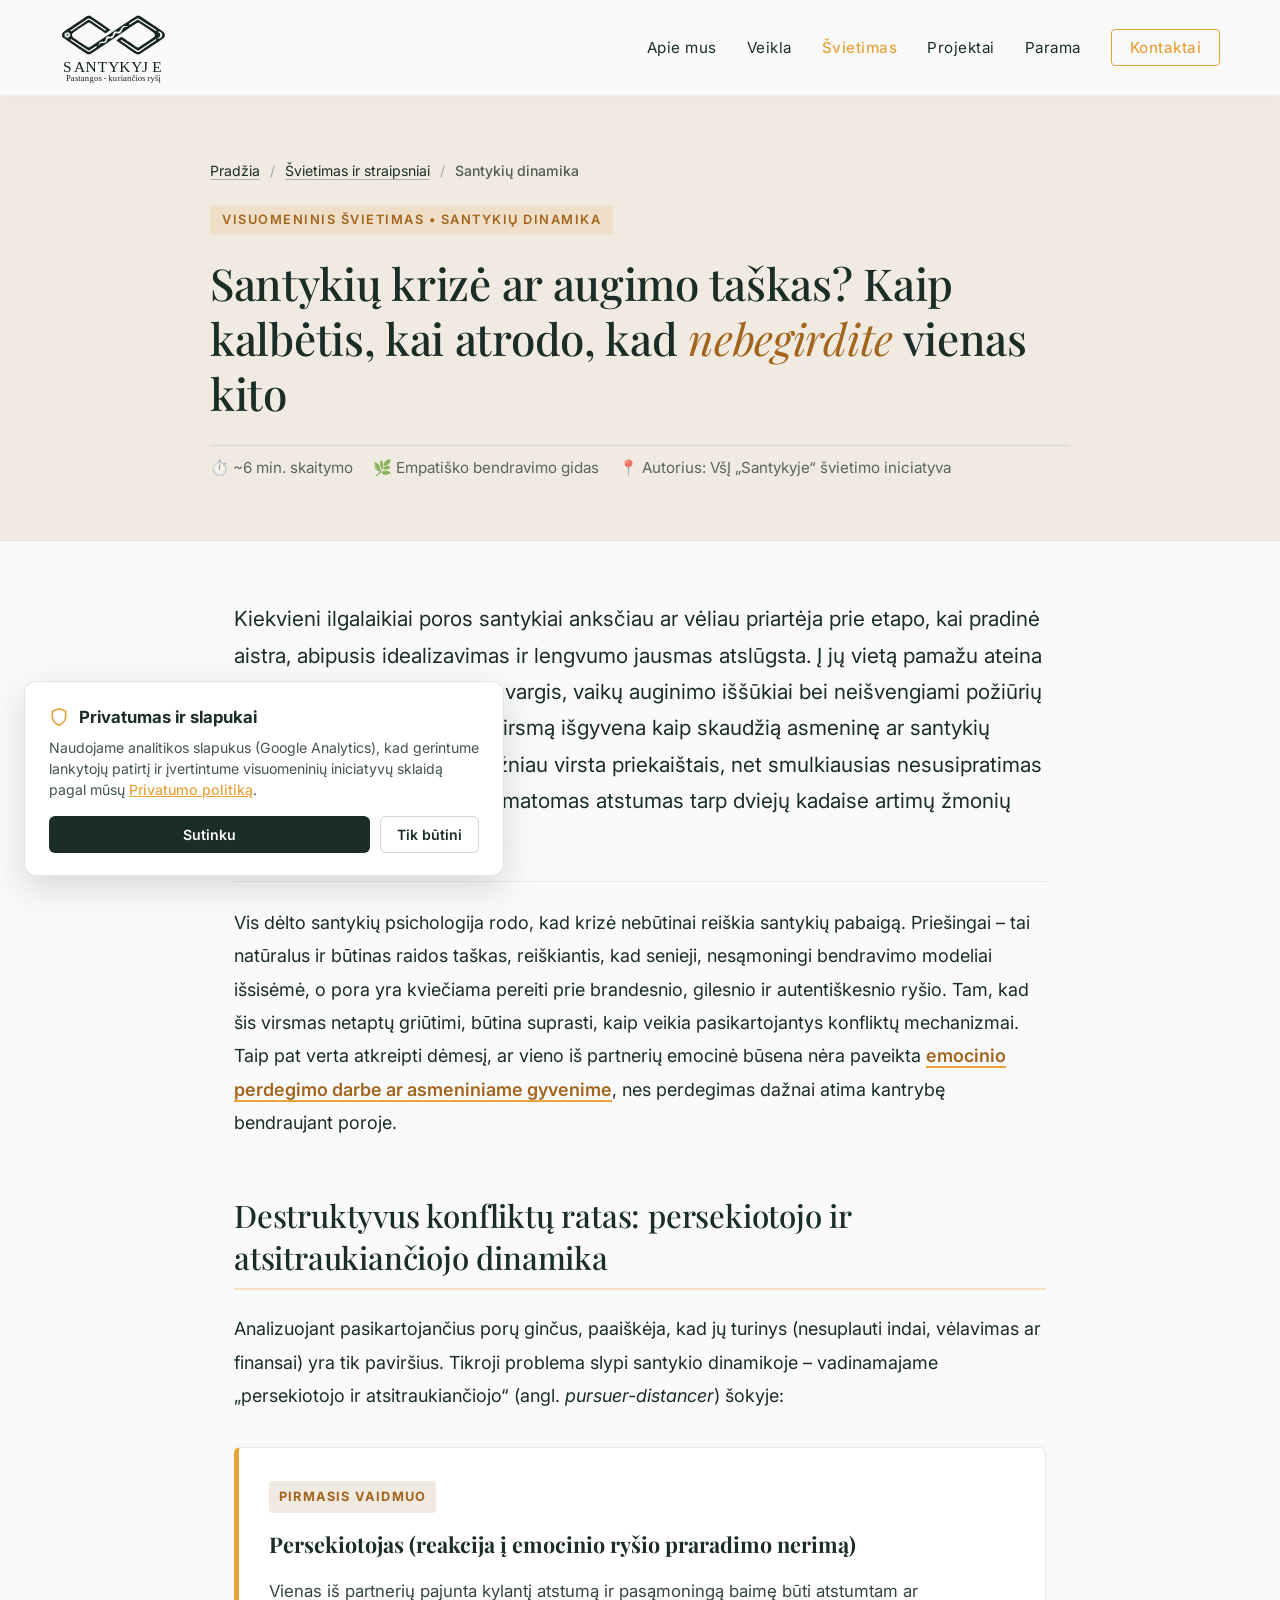
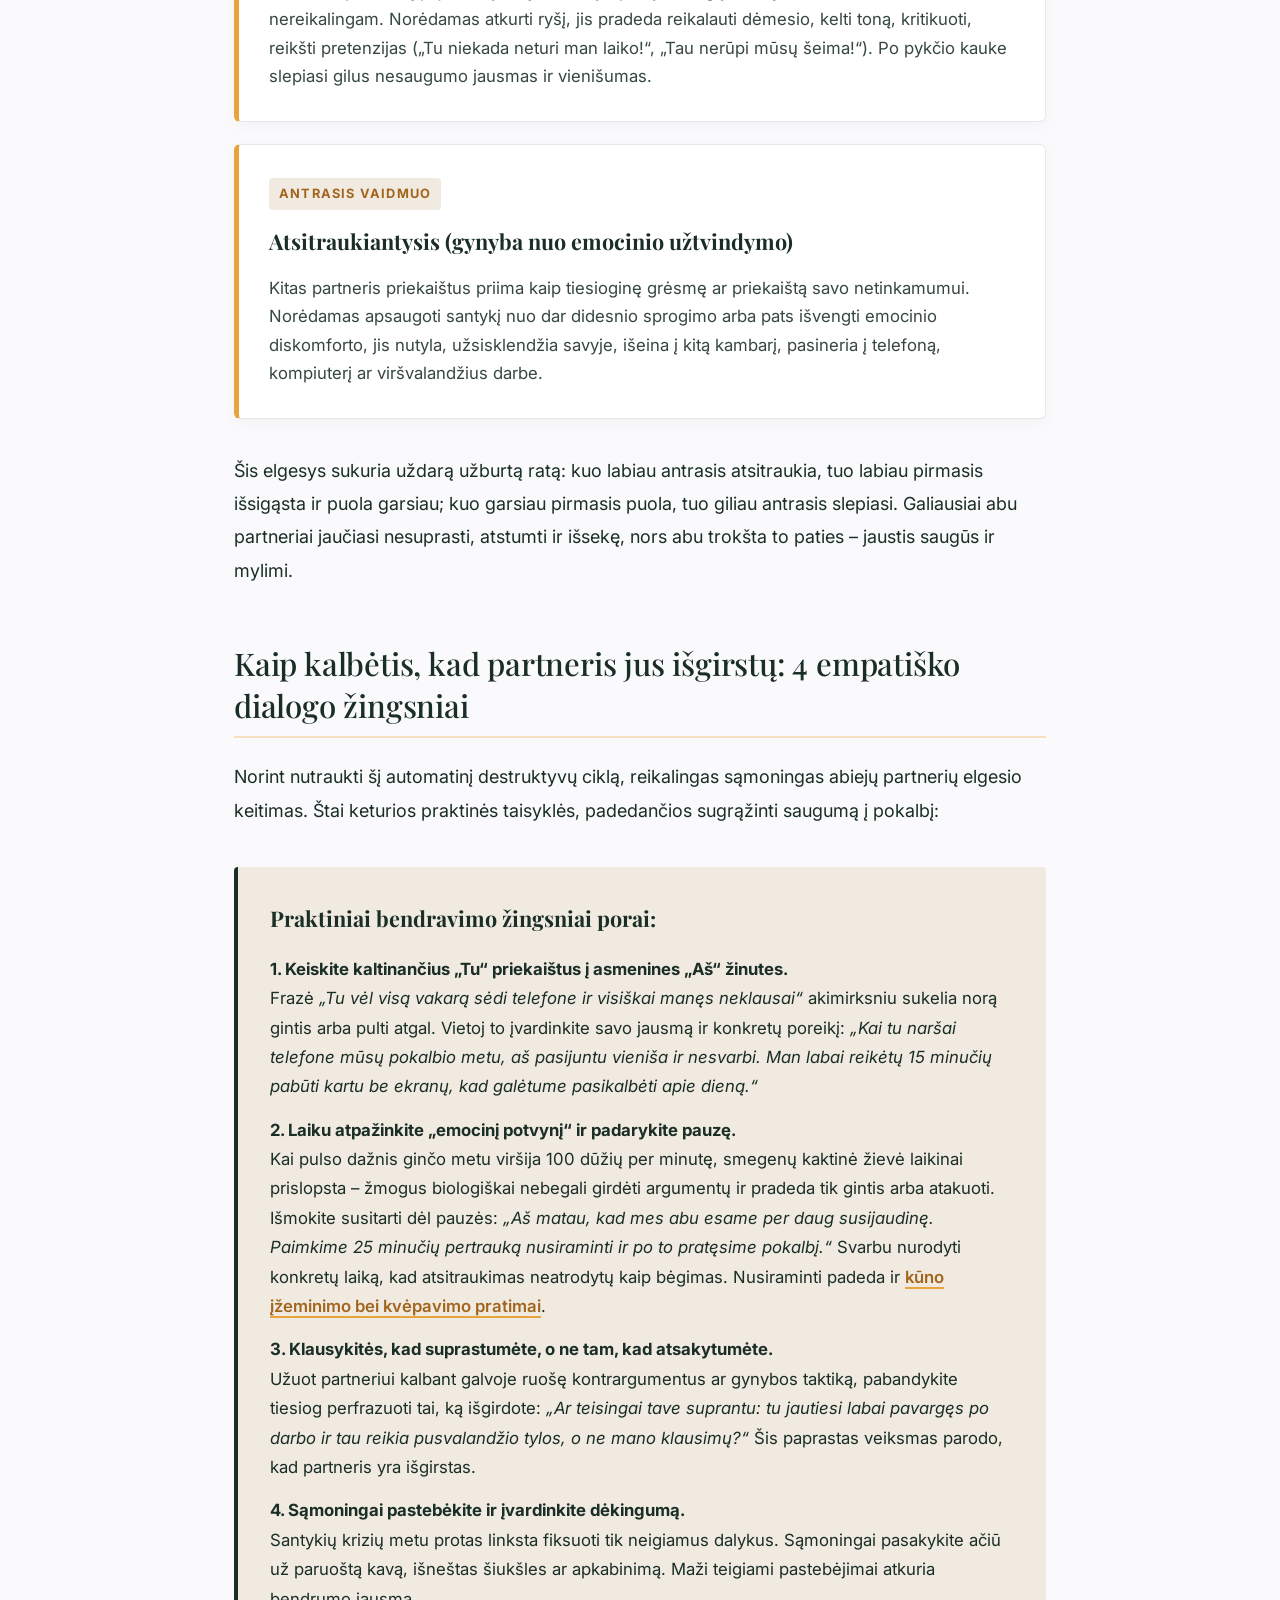
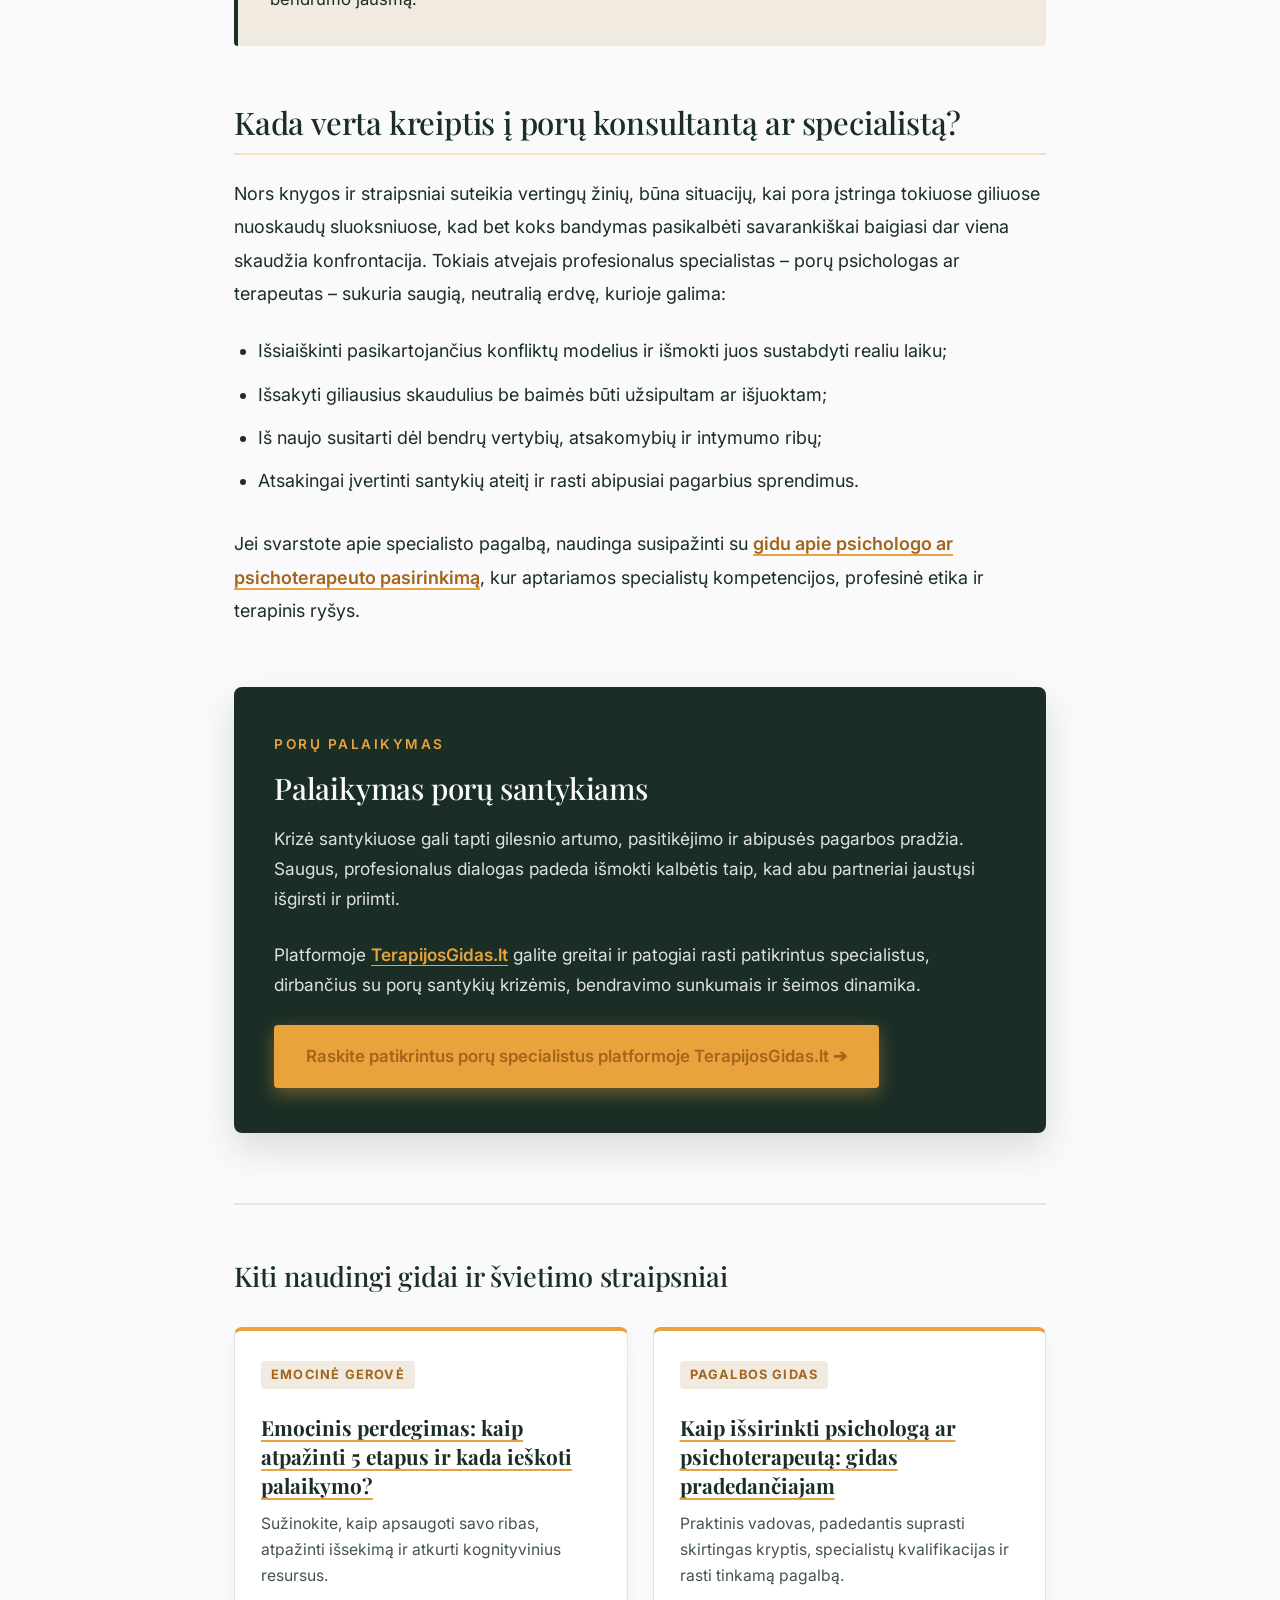
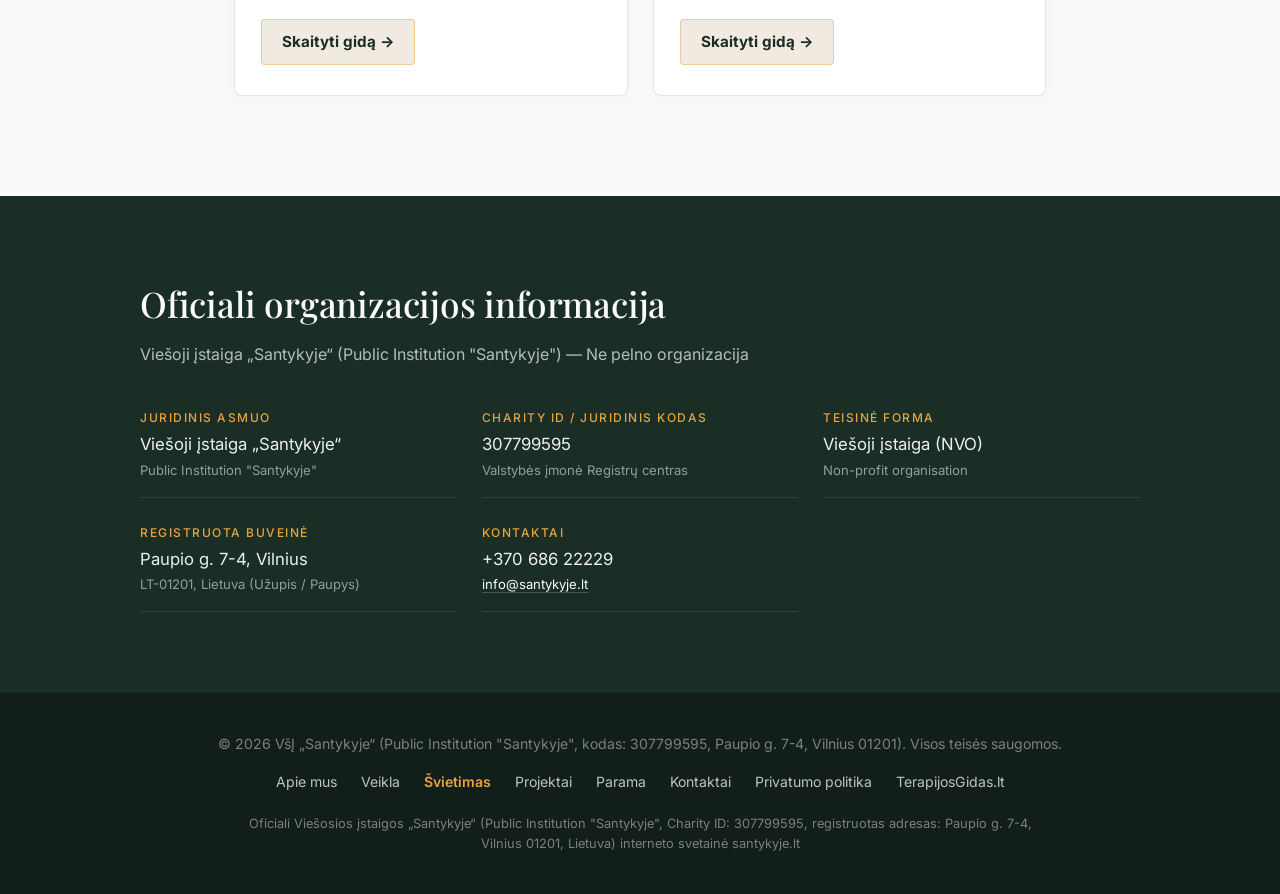
<file: santykiu-krize.html>
<!DOCTYPE html>
<html lang="lt">
<head>
    <meta charset="UTF-8">
    <!-- Google Analytics 4 (GA4) with Google Consent Mode v2 -->
    <script src="analytics.js"></script>
    <script async src="https://www.googletagmanager.com/gtag/js?id=G-ZPH6WLMYG9"></script>
    <meta name="viewport" content="width=device-width, initial-scale=1.0">
    <title>Santykių krizė ar augimo taškas? Kaip kalbėtis, kai atrodo, kad nebegirdite vienas kito — VšĮ „Santykyje“</title>
    <link rel="icon" type="image/svg+xml" href="logo.svg">
    <meta name="description" content="Kodėl santykiuose kyla krizės ir kaip sustabdyti pasikartojančius konfliktus? Praktiniai empatiško bendravimo žingsniai poroms, siekiančioms atkurti artumą.">
    <meta name="keywords" content="santykių krizė, porų konfliktai, kaip kalbėtis poroje, persekiotojo ir atsitraukiančiojo dinamika, porų konsultavimas, santykių psichologija, Terapijos Gidas">
    <meta name="robots" content="index, follow">
    <link rel="canonical" href="https://santykyje.lt/santykiu-krize.html">

    <!-- Open Graph / Facebook -->
    <meta property="og:type" content="article">
    <meta property="og:url" content="https://santykyje.lt/santykiu-krize.html">
    <meta property="og:title" content="Santykių krizė ar augimo taškas? Kaip kalbėtis, kai atrodo, kad nebegirdite vienas kito">
    <meta property="og:description" content="Kodėl santykiuose kyla krizės ir kaip sustabdyti pasikartojančius konfliktus? Praktiniai empatiško bendravimo žingsniai poroms, siekiančioms atkurti artumą.">
    <meta property="og:image" content="https://santykyje.lt/Santykyje.png">

    <!-- Twitter -->
    <meta property="twitter:card" content="summary_large_image">
    <meta property="twitter:url" content="https://santykyje.lt/santykiu-krize.html">
    <meta property="twitter:title" content="Santykių krizė ar augimo taškas? Kaip kalbėtis, kai atrodo, kad nebegirdite vienas kito">
    <meta property="twitter:description" content="Kodėl santykiuose kyla krizės ir kaip sustabdyti pasikartojančius konfliktus? Praktiniai empatiško bendravimo žingsniai poroms, siekiančioms atkurti artumą.">
    <meta property="twitter:image" content="https://santykyje.lt/Santykyje.png">

    <link rel="preconnect" href="https://fonts.googleapis.com">
    <link rel="preconnect" href="https://fonts.gstatic.com" crossorigin>
    <link href="https://fonts.googleapis.com/css2?family=Inter:wght@300;400;500;600;700&family=Playfair+Display:ital,wght@0,400;0,500;0,600;1,400&display=swap" rel="stylesheet">
    <link rel="stylesheet" href="style.css?v=20261026_4">

    <!-- Structured Data (JSON-LD) for Article -->
    <script type="application/ld+json">
    {
      "@context": "https://schema.org",
      "@type": "Article",
      "headline": "Santykių krizė ar augimo taškas? Kaip kalbėtis, kai atrodo, kad nebegirdite vienas kito",
      "description": "Kodėl santykiuose kyla krizės ir kaip sustabdyti pasikartojančius konfliktus? Praktiniai empatiško bendravimo žingsniai poroms, siekiančioms atkurti artumą.",
      "url": "https://santykyje.lt/santykiu-krize.html",
      "inLanguage": "lt",
      "publisher": {
        "@type": "NGO",
        "name": "VšĮ Santykyje",
        "url": "https://santykyje.lt",
        "logo": "https://santykyje.lt/logo.svg"
      },
      "author": {
        "@type": "Organization",
        "name": "VšĮ Santykyje švietimo komanda"
      },
      "datePublished": "2026-10-22",
      "dateModified": "2026-10-26"
    }
    </script>

    <!-- Resilient Baltic Modern Article Stylesheet -->
    <style>
        /* Article Hero Header with warm Baltic Sand background */
        .article-hero-section {
            background-color: #F0EAE1;
            padding: 160px 24px 60px 24px;
            border-bottom: 1px solid rgba(26, 46, 38, 0.08);
            width: 100%;
            display: block;
        }

        .article-hero-inner {
            max-width: 860px;
            margin: 0 auto;
            text-align: left;
        }

        .article-breadcrumbs {
            display: flex;
            align-items: center;
            gap: 10px;
            font-size: 0.88rem;
            color: rgba(26, 46, 38, 0.65);
            margin-bottom: 22px;
            flex-wrap: wrap;
        }

        .article-breadcrumbs a {
            color: #1A2E26 !important;
            text-decoration: underline !important;
            text-decoration-color: rgba(26, 46, 38, 0.3) !important;
            text-underline-offset: 3px;
            transition: color 0.2s ease;
        }

        .article-breadcrumbs a:hover {
            color: #E8A33D !important;
            text-decoration-color: #E8A33D !important;
        }

        .article-breadcrumbs .sep {
            color: rgba(26, 46, 38, 0.35);
        }

        .article-breadcrumbs .current {
            color: rgba(26, 46, 38, 0.75);
            font-weight: 500;
        }

        .article-hero-inner .section-tag {
            display: inline-block;
            font-size: 0.8rem;
            font-weight: 600;
            text-transform: uppercase;
            letter-spacing: 1.5px;
            color: #A3651C;
            background-color: rgba(232, 163, 61, 0.15);
            padding: 5px 12px;
            border-radius: 4px;
            margin-bottom: 20px;
        }

        .article-hero-inner h1 {
            font-family: 'Playfair Display', Georgia, serif;
            font-size: 2.75rem;
            line-height: 1.25;
            color: #1A2E26;
            margin: 0 0 25px 0;
            letter-spacing: -0.3px;
        }

        .article-hero-inner h1 em {
            font-style: italic;
            font-weight: 400;
            color: #A3651C;
        }

        .article-meta-row {
            display: flex;
            align-items: center;
            gap: 20px;
            font-size: 0.95rem;
            color: rgba(26, 46, 38, 0.7);
            flex-wrap: wrap;
            padding-top: 10px;
            border-top: 1px solid rgba(26, 46, 38, 0.1);
        }

        .article-meta-row span {
            display: inline-flex;
            align-items: center;
            gap: 6px;
        }

        /* Main Article Reading Container */
        .article-main-container {
            max-width: 860px;
            margin: 0 auto;
            padding: 60px 24px 100px 24px;
            box-sizing: border-box;
            background-color: #FAFAFC;
        }

        .article-body {
            font-family: 'Inter', -apple-system, BlinkMacSystemFont, "Segoe UI", Arial, sans-serif;
            font-size: 1.125rem;
            line-height: 1.85;
            color: #1A2E26;
        }

        .article-body p {
            margin-bottom: 24px;
        }

        .article-lead {
            font-size: 1.3rem;
            line-height: 1.75;
            color: #1A2E26;
            font-weight: 400;
            margin-bottom: 35px;
            border-bottom: 1px solid rgba(26, 46, 38, 0.08);
            padding-bottom: 25px;
        }

        .article-body h2 {
            font-family: 'Playfair Display', Georgia, serif;
            font-size: 1.95rem;
            line-height: 1.35;
            color: #1A2E26;
            margin-top: 55px;
            margin-bottom: 22px;
            letter-spacing: -0.2px;
            border-bottom: 2px solid rgba(232, 163, 61, 0.3);
            padding-bottom: 10px;
        }

        .article-body h3 {
            font-family: 'Playfair Display', Georgia, serif;
            font-size: 1.45rem;
            color: #1A2E26;
            margin-top: 35px;
            margin-bottom: 16px;
        }

        /* In-text Links with high contrast & amber underline */
        .article-body a {
            color: #A3651C !important;
            font-weight: 600 !important;
            text-decoration: underline !important;
            text-decoration-color: #E8A33D !important;
            text-decoration-thickness: 2px !important;
            text-underline-offset: 4px !important;
            transition: all 0.2s ease;
        }

        .article-body a:hover {
            color: #1A2E26 !important;
            background-color: rgba(232, 163, 61, 0.18) !important;
            border-radius: 3px !important;
        }

        /* Role & Technique Cards */
        .stage-box-list {
            display: flex;
            flex-direction: column;
            gap: 22px;
            margin: 35px 0;
        }

        .stage-box {
            background-color: #FFFFFF;
            border: 1px solid rgba(26, 46, 38, 0.1);
            border-left: 5px solid #E8A33D;
            border-radius: 6px;
            padding: 30px;
            box-shadow: 0 4px 15px rgba(26, 46, 38, 0.03);
        }

        .stage-box-badge {
            display: inline-block;
            font-size: 0.8rem;
            font-weight: 700;
            text-transform: uppercase;
            letter-spacing: 1.2px;
            color: #A3651C;
            background-color: #F0EAE1;
            padding: 4px 10px;
            border-radius: 4px;
            margin-bottom: 12px;
        }

        .stage-box h4 {
            font-family: 'Playfair Display', Georgia, serif;
            font-size: 1.35rem;
            color: #1A2E26;
            margin-bottom: 12px;
        }

        .stage-box p {
            font-size: 1.05rem;
            line-height: 1.7;
            color: rgba(26, 46, 38, 0.88);
            margin: 0;
        }

        /* Highlight Callout Box */
        .callout-box {
            background-color: #F0EAE1;
            border-left: 4px solid #1A2E26;
            border-radius: 4px;
            padding: 32px;
            margin: 40px 0;
        }

        .callout-box h4 {
            font-family: 'Playfair Display', Georgia, serif;
            font-size: 1.35rem;
            color: #1A2E26;
            margin-top: 0;
            margin-bottom: 16px;
        }

        .callout-box p {
            margin-bottom: 14px;
            font-size: 1.05rem;
            line-height: 1.75;
        }

        .callout-box p:last-child {
            margin-bottom: 0;
        }

        /* Prominent CTA Box to TerapijosGidas */
        .cta-action-card {
            background-color: #1A2E26;
            color: #FAFAFC;
            border-radius: 8px;
            padding: 45px 40px;
            margin: 60px 0 40px 0;
            box-shadow: 0 16px 36px rgba(26, 46, 38, 0.15);
            text-align: left;
        }

        .cta-action-card .section-tag {
            color: #E8A33D;
            margin-bottom: 12px;
        }

        .cta-action-card h3 {
            font-family: 'Playfair Display', Georgia, serif;
            font-size: 1.85rem;
            color: #FAFAFC;
            margin: 0 0 16px 0;
            line-height: 1.3;
        }

        .cta-action-card p {
            font-size: 1.08rem;
            line-height: 1.75;
            color: rgba(250, 250, 252, 0.88);
            margin-bottom: 25px;
        }

        .cta-action-btn {
            display: inline-flex;
            align-items: center;
            gap: 12px;
            background-color: #E8A33D;
            color: #1A2E26 !important;
            font-weight: 700 !important;
            font-size: 1.05rem;
            padding: 16px 32px;
            border-radius: 4px;
            text-decoration: none !important;
            transition: all 0.25s ease;
            box-shadow: 0 6px 18px rgba(232, 163, 61, 0.4);
        }

        .cta-action-btn:hover {
            background-color: #FAFAFC;
            color: #1A2E26 !important;
            transform: translateY(-2px);
            box-shadow: 0 10px 24px rgba(0, 0, 0, 0.25);
        }

        /* Related Articles Prominent Cards */
        .more-guides-section {
            margin-top: 70px;
            padding-top: 50px;
            border-top: 2px solid rgba(26, 46, 38, 0.1);
        }

        .more-guides-section h3 {
            font-family: 'Playfair Display', Georgia, serif;
            font-size: 1.7rem;
            margin-bottom: 28px;
            color: #1A2E26;
        }

        .guides-cards-grid {
            display: grid;
            grid-template-columns: 1fr 1fr;
            gap: 25px;
        }

        .guide-item-card {
            background-color: #FFFFFF;
            border: 1px solid rgba(26, 46, 38, 0.12);
            border-top: 4px solid #E8A33D;
            border-radius: 8px;
            padding: 30px 26px;
            display: flex;
            flex-direction: column;
            justify-content: space-between;
            transition: all 0.25s ease;
            box-shadow: 0 4px 18px rgba(26, 46, 38, 0.04);
        }

        .guide-item-card:hover {
            border-color: #E8A33D;
            border-top: 4px solid #A3651C;
            transform: translateY(-4px);
            box-shadow: 0 12px 30px rgba(26, 46, 38, 0.09);
        }

        .guide-item-card h4 {
            font-family: 'Playfair Display', Georgia, serif;
            font-size: 1.3rem;
            line-height: 1.38;
            margin: 12px 0 12px 0;
        }

        .guide-item-card h4 a {
            color: #1A2E26 !important;
            text-decoration: underline !important;
            text-decoration-color: #E8A33D !important;
            text-decoration-thickness: 2px !important;
            text-underline-offset: 4px !important;
            transition: all 0.2s ease;
        }

        .guide-item-card:hover h4 a {
            color: #A3651C !important;
            text-decoration-color: #A3651C !important;
        }

        .guide-item-card p {
            font-size: 0.98rem;
            line-height: 1.65;
            color: rgba(26, 46, 38, 0.82);
            margin: 0 0 20px 0;
        }

        .guide-read-link {
            font-size: 0.95rem;
            font-weight: 700 !important;
            color: #1A2E26 !important;
            background-color: #F0EAE1;
            padding: 10px 20px;
            border-radius: 4px;
            border: 1px solid rgba(232, 163, 61, 0.45);
            display: inline-flex;
            align-items: center;
            gap: 8px;
            text-decoration: none !important;
            margin-top: 10px;
            transition: all 0.22s ease;
            align-self: flex-start;
        }

        .guide-item-card:hover .guide-read-link,
        .guide-read-link:hover {
            background-color: #E8A33D;
            color: #1A2E26 !important;
            border-color: #E8A33D;
            transform: translateX(4px);
            box-shadow: 0 4px 12px rgba(232, 163, 61, 0.3);
        }

        @media (max-width: 768px) {
            .article-hero-section {
                padding: 130px 20px 45px 20px;
            }
            .article-hero-inner h1 {
                font-size: 2.1rem;
            }
            .article-main-container {
                padding: 40px 18px 70px 18px;
            }
            .guides-cards-grid {
                grid-template-columns: 1fr;
            }
            .cta-action-card {
                padding: 30px 20px;
            }
            .cta-action-btn {
                width: 100%;
                justify-content: center;
            }
        }
    </style>
</head>
<body>
    <header>
        <div class="nav-container">
            <div class="logo">
                <a href="index.html"><img src="logo.svg" alt="VšĮ Santykyje"></a>
            </div>
            <nav>
                <ul>
                    <li><a href="apie.html">Apie mus</a></li>
                    <li><a href="veikla.html">Veikla</a></li>
                    <li><a href="straipsniai.html" style="color: #E8A33D; font-weight: 500;">Švietimas</a></li>
                    <li><a href="projektai.html">Projektai</a></li>
                    <li><a href="parama.html">Parama</a></li>
                    <li><a href="kontaktai.html" class="cta-nav">Kontaktai</a></li>
                </ul>
            </nav>
        </div>
    </header>

    <!-- Header Section with Baltic Sand Background & Breathing Room -->
    <section class="article-hero-section">
        <div class="article-hero-inner">
            <nav class="article-breadcrumbs" aria-label="Navigacija">
                <a href="index.html">Pradžia</a>
                <span class="sep">/</span>
                <a href="straipsniai.html">Švietimas ir straipsniai</a>
                <span class="sep">/</span>
                <span class="current">Santykių dinamika</span>
            </nav>

            <span class="section-tag">Visuomeninis švietimas • Santykių dinamika</span>
            <h1>Santykių krizė ar augimo taškas? Kaip kalbėtis, kai atrodo, kad <em>nebegirdite</em> vienas kito</h1>
            
            <div class="article-meta-row">
                <span>⏱️ ~6 min. skaitymo</span>
                <span>🌿 Empatiško bendravimo gidas</span>
                <span>📍 Autorius: VšĮ „Santykyje“ švietimo iniciatyva</span>
            </div>
        </div>
    </section>

    <!-- Main Article Body -->
    <main class="article-main-container">
        <article class="article-body">
            <p class="article-lead">
                Kiekvieni ilgalaikiai poros santykiai anksčiau ar vėliau priartėja prie etapo, kai pradinė aistra, abipusis idealizavimas ir lengvumo jausmas atslūgsta. Į jų vietą pamažu ateina buities rutina, profesinis nuovargis, vaikų auginimo iššūkiai bei neišvengiami požiūrių skirtumai. Daugelis porų šį virsmą išgyvena kaip skaudžią asmeninę ar santykių krizę: ramus pokalbis vis dažniau virsta priekaištais, net smulkiausias nesusipratimas sukelia emocinę audrą, o nematomas atstumas tarp dviejų kadaise artimų žmonių ima atrodyti nebeįveikiamas.
            </p>

            <p>
                Vis dėlto santykių psichologija rodo, kad krizė nebūtinai reiškia santykių pabaigą. Priešingai – tai natūralus ir būtinas raidos taškas, reiškiantis, kad senieji, nesąmoningi bendravimo modeliai išsisėmė, o pora yra kviečiama pereiti prie brandesnio, gilesnio ir autentiškesnio ryšio. Tam, kad šis virsmas netaptų griūtimi, būtina suprasti, kaip veikia pasikartojantys konfliktų mechanizmai. Taip pat verta atkreipti dėmesį, ar vieno iš partnerių emocinė būsena nėra paveikta <a href="emocinis-perdegimas.html">emocinio perdegimo darbe ar asmeniniame gyvenime</a>, nes perdegimas dažnai atima kantrybę bendraujant poroje.
            </p>

            <h2>Destruktyvus konfliktų ratas: persekiotojo ir atsitraukiančiojo dinamika</h2>
            <p>
                Analizuojant pasikartojančius porų ginčus, paaiškėja, kad jų turinys (nesuplauti indai, vėlavimas ar finansai) yra tik paviršius. Tikroji problema slypi santykio dinamikoje – vadinamajame „persekiotojo ir atsitraukiančiojo“ (angl. <em>pursuer-distancer</em>) šokyje:
            </p>

            <div class="stage-box-list">
                <div class="stage-box">
                    <span class="stage-box-badge">Pirmasis vaidmuo</span>
                    <h4>Persekiotojas (reakcija į emocinio ryšio praradimo nerimą)</h4>
                    <p>
                        Vienas iš partnerių pajunta kylantį atstumą ir pasąmoningą baimę būti atstumtam ar nereikalingam. Norėdamas atkurti ryšį, jis pradeda reikalauti dėmesio, kelti toną, kritikuoti, reikšti pretenzijas („Tu niekada neturi man laiko!“, „Tau nerūpi mūsų šeima!“). Po pykčio kauke slepiasi gilus nesaugumo jausmas ir vienišumas.
                    </p>
                </div>

                <div class="stage-box">
                    <span class="stage-box-badge">Antrasis vaidmuo</span>
                    <h4>Atsitraukiantysis (gynyba nuo emocinio užtvindymo)</h4>
                    <p>
                        Kitas partneris priekaištus priima kaip tiesioginę grėsmę ar priekaištą savo netinkamumui. Norėdamas apsaugoti santykį nuo dar didesnio sprogimo arba pats išvengti emocinio diskomforto, jis nutyla, užsisklendžia savyje, išeina į kitą kambarį, pasineria į telefoną, kompiuterį ar viršvalandžius darbe.
                    </p>
                </div>
            </div>

            <p>
                Šis elgesys sukuria uždarą užburtą ratą: kuo labiau antrasis atsitraukia, tuo labiau pirmasis išsigąsta ir puola garsiau; kuo garsiau pirmasis puola, tuo giliau antrasis slepiasi. Galiausiai abu partneriai jaučiasi nesuprasti, atstumti ir išsekę, nors abu trokšta to paties – jaustis saugūs ir mylimi.
            </p>

            <h2>Kaip kalbėtis, kad partneris jus išgirstų: 4 empatiško dialogo žingsniai</h2>
            <p>
                Norint nutraukti šį automatinį destruktyvų ciklą, reikalingas sąmoningas abiejų partnerių elgesio keitimas. Štai keturios praktinės taisyklės, padedančios sugrąžinti saugumą į pokalbį:
            </p>

            <div class="callout-box">
                <h4>Praktiniai bendravimo žingsniai porai:</h4>
                <p>
                    <strong>1. Keiskite kaltinančius „Tu“ priekaištus į asmenines „Aš“ žinutes.</strong><br>
                    Frazė <em>„Tu vėl visą vakarą sėdi telefone ir visiškai manęs neklausai“</em> akimirksniu sukelia norą gintis arba pulti atgal. Vietoj to įvardinkite savo jausmą ir konkretų poreikį: <em>„Kai tu naršai telefone mūsų pokalbio metu, aš pasijuntu vieniša ir nesvarbi. Man labai reikėtų 15 minučių pabūti kartu be ekranų, kad galėtume pasikalbėti apie dieną.“</em>
                </p>
                <p>
                    <strong>2. Laiku atpažinkite „emocinį potvynį“ ir padarykite pauzę.</strong><br>
                    Kai pulso dažnis ginčo metu viršija 100 dūžių per minutę, smegenų kaktinė žievė laikinai prislopsta – žmogus biologiškai nebegali girdėti argumentų ir pradeda tik gintis arba atakuoti. Išmokite susitarti dėl pauzės: <em>„Aš matau, kad mes abu esame per daug susijaudinę. Paimkime 25 minučių pertrauką nusiraminti ir po to pratęsime pokalbį.“</em> Svarbu nurodyti konkretų laiką, kad atsitraukimas neatrodytų kaip bėgimas. Nusiraminti padeda ir <a href="nerimo-valdymas.html">kūno įžeminimo bei kvėpavimo pratimai</a>.
                </p>
                <p>
                    <strong>3. Klausykitės, kad suprastumėte, o ne tam, kad atsakytumėte.</strong><br>
                    Užuot partneriui kalbant galvoje ruošę kontrargumentus ar gynybos taktiką, pabandykite tiesiog perfrazuoti tai, ką išgirdote: <em>„Ar teisingai tave suprantu: tu jautiesi labai pavargęs po darbo ir tau reikia pusvalandžio tylos, o ne mano klausimų?“</em> Šis paprastas veiksmas parodo, kad partneris yra išgirstas.
                </p>
                <p>
                    <strong>4. Sąmoningai pastebėkite ir įvardinkite dėkingumą.</strong><br>
                    Santykių krizių metu protas linksta fiksuoti tik neigiamus dalykus. Sąmoningai pasakykite ačiū už paruoštą kavą, išneštas šiukšles ar apkabinimą. Maži teigiami pastebėjimai atkuria bendrumo jausmą.
                </p>
            </div>

            <h2>Kada verta kreiptis į porų konsultantą ar specialistą?</h2>
            <p>
                Nors knygos ir straipsniai suteikia vertingų žinių, būna situacijų, kai pora įstringa tokiuose giliuose nuoskaudų sluoksniuose, kad bet koks bandymas pasikalbėti savarankiškai baigiasi dar viena skaudžia konfrontacija. Tokiais atvejais profesionalus specialistas – porų psichologas ar terapeutas – sukuria saugią, neutralią erdvę, kurioje galima:
            </p>

            <ul style="padding-left: 24px; margin-bottom: 30px;">
                <li style="margin-bottom: 10px;">Išsiaiškinti pasikartojančius konfliktų modelius ir išmokti juos sustabdyti realiu laiku;</li>
                <li style="margin-bottom: 10px;">Išsakyti giliausius skaudulius be baimės būti užsipultam ar išjuoktam;</li>
                <li style="margin-bottom: 10px;">Iš naujo susitarti dėl bendrų vertybių, atsakomybių ir intymumo ribų;</li>
                <li style="margin-bottom: 10px;">Atsakingai įvertinti santykių ateitį ir rasti abipusiai pagarbius sprendimus.</li>
            </ul>

            <p>
                Jei svarstote apie specialisto pagalbą, naudinga susipažinti su <a href="kaip-issirinkti-psichologa.html">gidu apie psichologo ar psichoterapeuto pasirinkimą</a>, kur aptariamos specialistų kompetencijos, profesinė etika ir terapinis ryšys.
            </p>

            <!-- Prominent High-Contrast Call to Action Box for TerapijosGidas.lt -->
            <div class="cta-action-card">
                <span class="section-tag">Porų palaikymas</span>
                <h3>Palaikymas porų santykiams</h3>
                <p>
                    Krizė santykiuose gali tapti gilesnio artumo, pasitikėjimo ir abipusės pagarbos pradžia. Saugus, profesionalus dialogas padeda išmokti kalbėtis taip, kad abu partneriai jaustųsi išgirsti ir priimti.
                </p>
                <p style="margin-bottom: 25px;">
                    Platformoje <a href="https://terapijosgidas.lt" target="_blank" rel="noopener" style="color: #E8A33D !important; text-decoration: underline !important;">TerapijosGidas.lt</a> galite greitai ir patogiai rasti patikrintus specialistus, dirbančius su porų santykių krizėmis, bendravimo sunkumais ir šeimos dinamika.
                </p>
                <div>
                    <a href="https://terapijosgidas.lt" target="_blank" rel="noopener" class="cta-action-btn">
                        Raskite patikrintus porų specialistus platformoje TerapijosGidas.lt ➔
                    </a>
                </div>
            </div>
        </article>

        <!-- Related articles section with prominent cards -->
        <section class="more-guides-section">
            <h3>Kiti naudingi gidai ir švietimo straipsniai</h3>
            <div class="guides-cards-grid">
                <div class="guide-item-card">
                    <div>
                        <span class="stage-box-badge">Emocinė gerovė</span>
                        <h4><a href="emocinis-perdegimas.html">Emocinis perdegimas: kaip atpažinti 5 etapus ir kada ieškoti palaikymo?</a></h4>
                        <p>Sužinokite, kaip apsaugoti savo ribas, atpažinti išsekimą ir atkurti kognityvinius resursus.</p>
                    </div>
                    <div>
                        <a href="emocinis-perdegimas.html" class="guide-read-link">Skaityti gidą &rarr;</a>
                    </div>
                </div>

                <div class="guide-item-card">
                    <div>
                        <span class="stage-box-badge">Pagalbos gidas</span>
                        <h4><a href="kaip-issirinkti-psichologa.html">Kaip išsirinkti psichologą ar psichoterapeutą: gidas pradedančiajam</a></h4>
                        <p>Praktinis vadovas, padedantis suprasti skirtingas kryptis, specialistų kvalifikacijas ir rasti tinkamą pagalbą.</p>
                    </div>
                    <div>
                        <a href="kaip-issirinkti-psichologa.html" class="guide-read-link">Skaityti gidą &rarr;</a>
                    </div>
                </div>
            </div>
        </section>
    </main>

    <!-- Official Rekvizitai Bar -->
    <section class="rekvizitai-section">
        <div class="rekvizitai-container">
            <h2>Oficiali organizacijos informacija</h2>
            <p class="rekvizitai-subtitle">Viešoji įstaiga „Santykyje“ (Public Institution "Santykyje") — Ne pelno organizacija</p>
            <div class="rek-grid">
                <div class="rek-item">
                    <label>Juridinis asmuo</label>
                    <span>Viešoji įstaiga „Santykyje“</span>
                    <small>Public Institution "Santykyje"</small>
                </div>
                <div class="rek-item">
                    <label>Charity ID / Juridinis kodas</label>
                    <span>307799595</span>
                    <small>Valstybės įmonė Registrų centras</small>
                </div>
                <div class="rek-item">
                    <label>Teisinė forma</label>
                    <span>Viešoji įstaiga (NVO)</span>
                    <small>Non-profit organisation</small>
                </div>
                <div class="rek-item">
                    <label>Registruota buveinė</label>
                    <span>Paupio g. 7-4, Vilnius</span>
                    <small>LT-01201, Lietuva (Užupis / Paupys)</small>
                </div>
                <div class="rek-item">
                    <label>Kontaktai</label>
                    <span>+370 686 22229</span>
                    <small><a href="mailto:info@santykyje.lt">info@santykyje.lt</a></small>
                </div>
            </div>
        </div>
    </section>

    <footer>
        <div class="footer-container" style="flex-direction: column; gap: 15px; text-align: center;">
            <p>&copy; 2026 VšĮ „Santykyje“ (Public Institution "Santykyje", kodas: 307799595, Paupio g. 7-4, Vilnius 01201). Visos teisės saugomos.</p>
            <p>
                <a href="apie.html" style="margin: 0 10px;">Apie mus</a>
                <a href="veikla.html" style="margin: 0 10px;">Veikla</a>
                <a href="straipsniai.html" style="margin: 0 10px; font-weight: 600; color: #E8A33D;">Švietimas</a>
                <a href="projektai.html" style="margin: 0 10px;">Projektai</a>
                <a href="parama.html" style="margin: 0 10px;">Parama</a>
                <a href="kontaktai.html" style="margin: 0 10px;">Kontaktai</a>
                <a href="privatumo-politika.html" style="margin: 0 10px;">Privatumo politika</a>
                <a href="https://terapijosgidas.lt" target="_blank" rel="noopener" style="margin: 0 10px;">TerapijosGidas.lt</a>
            </p>
            <p style="font-size: 0.8rem; color: rgba(250,250,252,0.45); max-width: 800px; margin: 5px auto 0 auto;">
                Oficiali Viešosios įstaigos „Santykyje“ (Public Institution "Santykyje", Charity ID: 307799595, registruotas adresas: Paupio g. 7-4, Vilnius 01201, Lietuva) interneto svetainė santykyje.lt
            </p>
        </div>
    </footer>
</body>
</html>
</file>
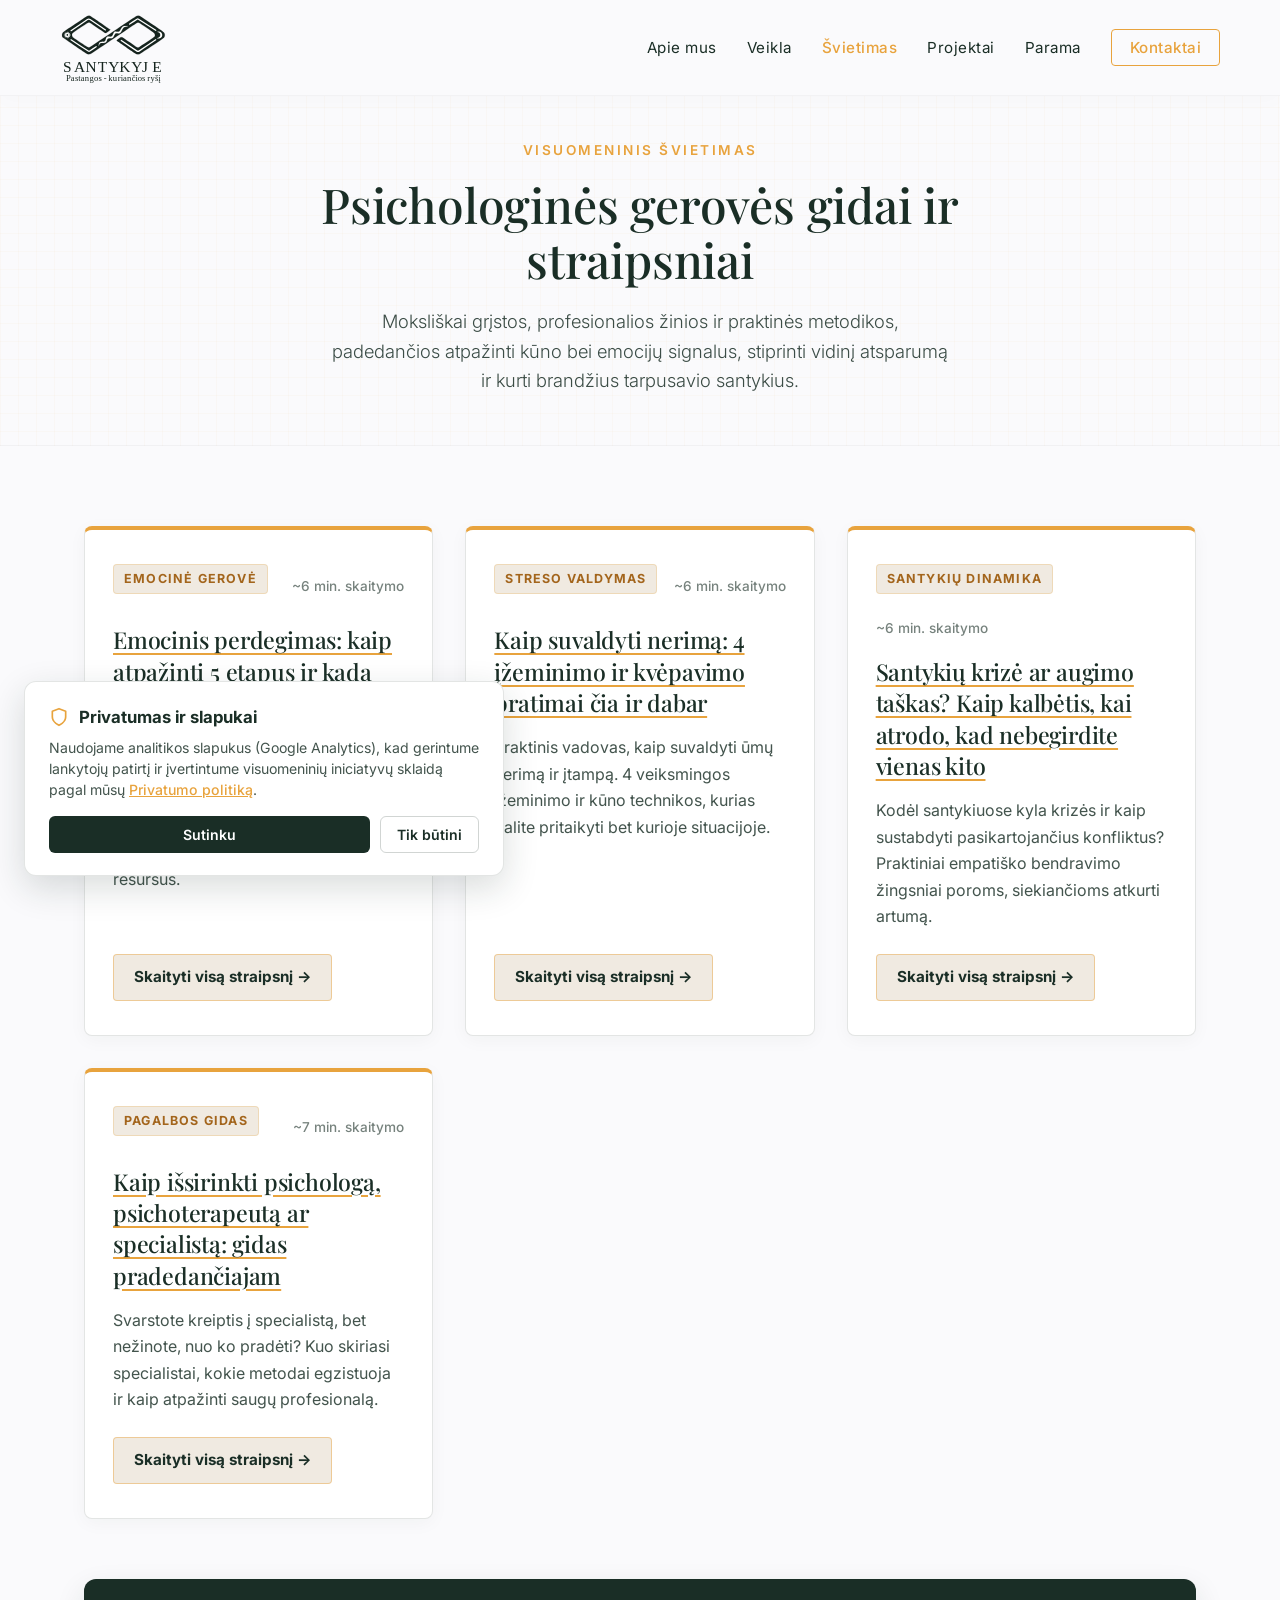
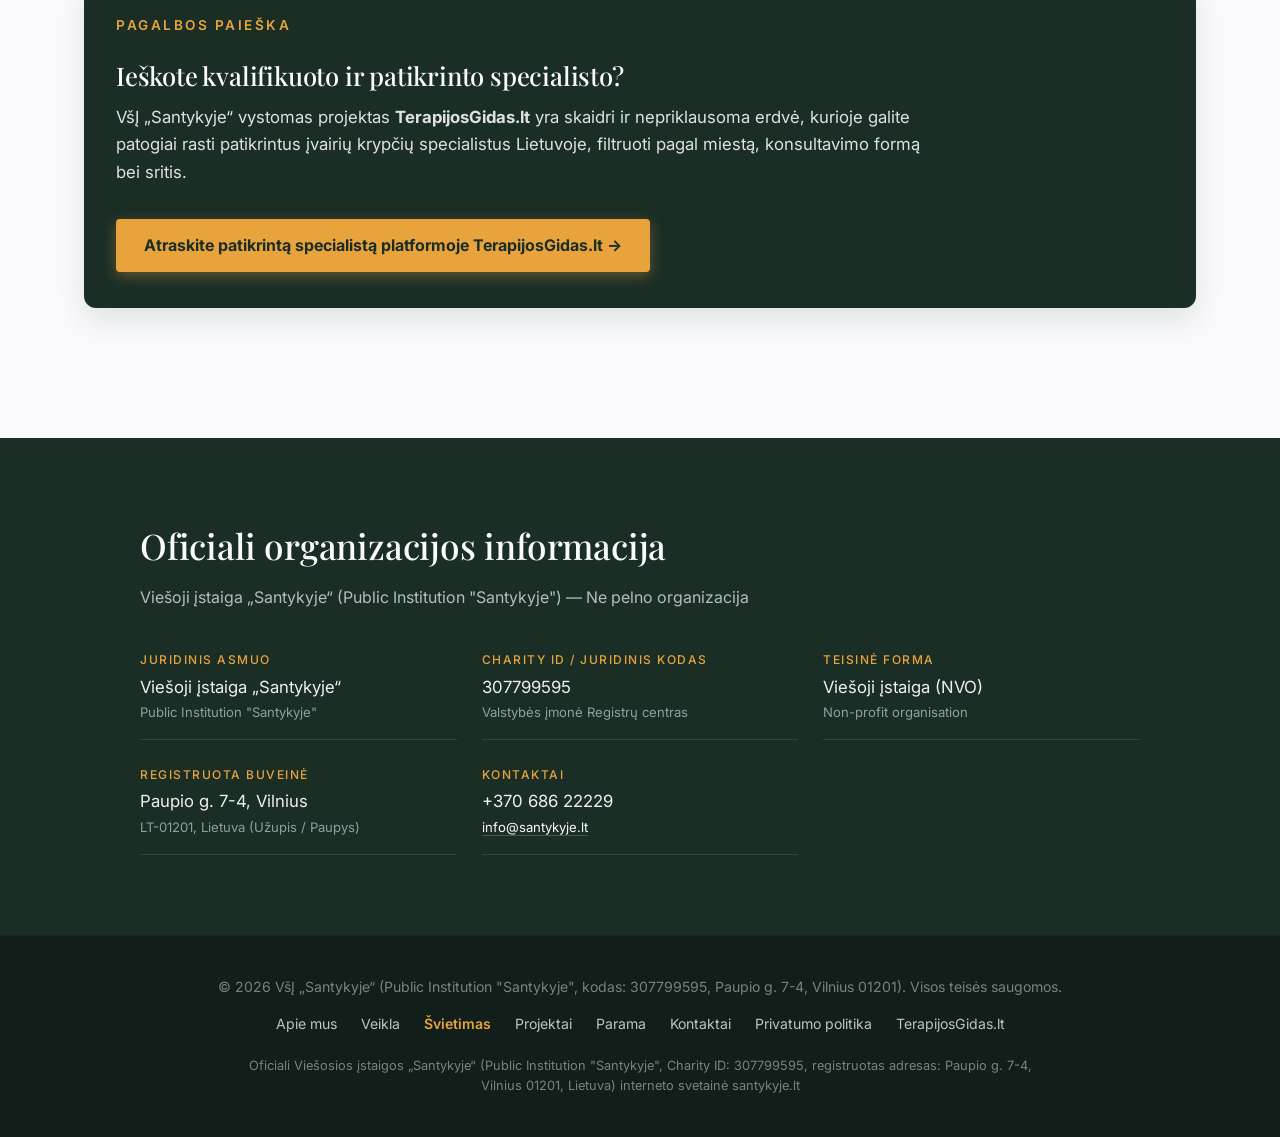
<file: straipsniai.html>
<!DOCTYPE html>
<html lang="lt">
<head>
    <meta charset="UTF-8">
    <!-- Google Analytics 4 (GA4) with Google Consent Mode v2 -->
    <script src="analytics.js"></script>
    <script async src="https://www.googletagmanager.com/gtag/js?id=G-ZPH6WLMYG9"></script>
    <meta name="viewport" content="width=device-width, initial-scale=1.0">
    <title>Visuomeninis švietimas ir straipsniai — VšĮ „Santykyje“</title>
    <link rel="icon" type="image/svg+xml" href="logo.svg">
    <meta name="description" content="Moksliškai grįsti, praktiški psichologinės gerovės gidai, perdegimo etapai, nerimo įveikos pratimai, santykių krizės sprendimai ir pagalbos pasirinkimo gairės.">
    <meta name="keywords" content="psichologiniai straipsniai, emocinis perdegimas, nerimo valdymas, santykių krizė, kaip išsirinkti psichologą, VšĮ Santykyje, Terapijos Gidas">
    <meta name="robots" content="index, follow">
    <link rel="canonical" href="https://santykyje.lt/straipsniai.html">

    <!-- Open Graph / Facebook -->
    <meta property="og:type" content="website">
    <meta property="og:url" content="https://santykyje.lt/straipsniai.html">
    <meta property="og:title" content="Visuomeninis švietimas ir straipsniai — VšĮ „Santykyje“">
    <meta property="og:description" content="Praktiški psichologinės gerovės gidai apie emocinį perdegimą, nerimą, santykių dinamiką ir tinkamo specialisto pasirinkimą.">
    <meta property="og:image" content="https://santykyje.lt/Santykyje.png">

    <!-- Twitter -->
    <meta property="twitter:card" content="summary_large_image">
    <meta property="twitter:url" content="https://santykyje.lt/straipsniai.html">
    <meta property="twitter:title" content="Visuomeninis švietimas ir straipsniai — VšĮ „Santykyje“">
    <meta property="twitter:description" content="Praktiški psichologinės gerovės gidai apie emocinį perdegimą, nerimą, santykių dinamiką ir tinkamo specialisto pasirinkimą.">
    <meta property="twitter:image" content="https://santykyje.lt/Santykyje.png">

    <link rel="preconnect" href="https://fonts.googleapis.com">
    <link rel="preconnect" href="https://fonts.gstatic.com" crossorigin>
    <link href="https://fonts.googleapis.com/css2?family=Inter:wght@300;400;500;600&family=Playfair+Display:ital,wght@0,400;0,500;0,600;1,400&display=swap" rel="stylesheet">
    <link rel="stylesheet" href="style.css?v=20261026_4">

    <!-- Structured Data (JSON-LD) -->
    <script type="application/ld+json">
    {
      "@context": "https://schema.org",
      "@type": "CollectionPage",
      "name": "Visuomeninis švietimas ir straipsniai",
      "description": "Moksliškai grįsti, praktiški psichologinės gerovės gidai visuomenei.",
      "url": "https://santykyje.lt/straipsniai.html",
      "publisher": {
        "@type": "NGO",
        "name": "VšĮ Santykyje",
        "url": "https://santykyje.lt"
      }
    }
    </script>

    <style>
        .hero-subpage {
            padding-top: 150px;
        }

        .articles-grid {
            display: grid;
            grid-template-columns: repeat(auto-fit, minmax(320px, 1fr));
            gap: 32px;
            margin: 40px 0 60px 0;
        }

        .article-card {
            background-color: #FFFFFF;
            border: 1px solid rgba(26, 46, 38, 0.12);
            border-top: 4px solid #E8A33D;
            border-radius: 8px;
            padding: 34px 28px;
            display: flex;
            flex-direction: column;
            justify-content: space-between;
            box-shadow: 0 4px 18px rgba(26, 46, 38, 0.04);
            transition: all 0.25s ease;
        }

        .article-card:hover {
            border-color: #E8A33D;
            border-top: 4px solid #A3651C;
            transform: translateY(-4px);
            box-shadow: 0 14px 34px rgba(26, 46, 38, 0.1);
        }

        .article-card-top {
            display: flex;
            justify-content: space-between;
            align-items: center;
            margin-bottom: 16px;
            flex-wrap: wrap;
            gap: 10px;
        }

        .article-tag {
            display: inline-block;
            font-size: 0.78rem;
            font-weight: 700;
            text-transform: uppercase;
            letter-spacing: 1.2px;
            color: #A3651C;
            background-color: #F0EAE1;
            padding: 4px 10px;
            border-radius: 4px;
        }

        .article-read-time {
            font-size: 0.85rem;
            color: rgba(26, 46, 38, 0.6);
        }

        .article-card h3 {
            font-family: 'Playfair Display', Georgia, serif;
            font-size: 1.45rem;
            line-height: 1.35;
            margin: 0 0 16px 0;
        }

        .article-card h3 a {
            color: #1A2E26 !important;
            text-decoration: underline !important;
            text-decoration-color: #E8A33D !important;
            text-decoration-thickness: 2px !important;
            text-underline-offset: 4px !important;
            transition: color 0.2s ease, text-decoration-color 0.2s ease;
        }

        .article-card:hover h3 a {
            color: #A3651C !important;
            text-decoration-color: #A3651C !important;
        }

        .article-card p {
            font-size: 1rem;
            line-height: 1.65;
            color: rgba(26, 46, 38, 0.82);
            margin: 0 0 25px 0;
            flex-grow: 1;
        }

        .article-card-link {
            display: inline-flex;
            align-items: center;
            gap: 8px;
            font-size: 0.95rem;
            font-weight: 700 !important;
            color: #1A2E26 !important;
            background-color: #F0EAE1;
            padding: 10px 20px;
            border-radius: 4px;
            border: 1px solid rgba(232, 163, 61, 0.45);
            text-decoration: none !important;
            transition: all 0.22s ease;
            align-self: flex-start;
        }

        .article-card:hover .article-card-link,
        .article-card-link:hover {
            background-color: #E8A33D;
            color: #1A2E26 !important;
            border-color: #E8A33D;
            transform: translateX(4px);
            box-shadow: 0 4px 12px rgba(232, 163, 61, 0.3);
        }
    </style>
</head>
<body>
    <header>
        <div class="nav-container">
            <div class="logo">
                <a href="index.html"><img src="logo.svg" alt="VšĮ Santykyje"></a>
            </div>
            <nav>
                <ul>
                    <li><a href="apie.html">Apie mus</a></li>
                    <li><a href="veikla.html">Veikla</a></li>
                    <li><a href="straipsniai.html" style="color: #E8A33D; font-weight: 500;">Švietimas</a></li>
                    <li><a href="projektai.html">Projektai</a></li>
                    <li><a href="parama.html">Parama</a></li>
                    <li><a href="kontaktai.html" class="cta-nav">Kontaktai</a></li>
                </ul>
            </nav>
        </div>
    </header>

    <section class="hero hero-subpage">
        <div class="hero-container" style="grid-template-columns: 1fr; text-align: center;">
            <div class="hero-text-block" style="max-width: 820px; margin: 0 auto;">
                <span class="section-tag">Visuomeninis švietimas</span>
                <h1 style="font-size: 3rem; margin-bottom: 20px;">Psichologinės gerovės gidai ir straipsniai</h1>
                <p style="margin: 0 auto; font-size: 1.15rem;">Moksliškai grįstos, profesionalios žinios ir praktinės metodikos, padedančios atpažinti kūno bei emocijų signalus, stiprinti vidinį atsparumą ir kurti brandžius tarpusavio santykius.</p>
            </div>
        </div>
    </section>

    <div class="subpage-container" style="max-width: 1160px; margin: 0 auto; padding: 40px 24px 80px 24px;">
        <div class="articles-grid">
            <!-- 1 Straipsnis -->
            <article class="article-card">
                <div>
                    <div class="article-card-top">
                        <span class="article-tag">Emocinė gerovė</span>
                        <span class="article-read-time">~6 min. skaitymo</span>
                    </div>
                    <h3><a href="emocinis-perdegimas.html">Emocinis perdegimas: kaip atpažinti 5 etapus ir kada ieškoti palaikymo?</a></h3>
                    <p>Kas yra emocinis perdegimas ir kuo jis skiriasi nuo paprasto nuovargio? Sužinokite 5 perdegimo etapus, kūno signalus ir praktinius žingsnius, kaip atkurti kognityvinius bei emocinius resursus.</p>
                </div>
                <div>
                    <a href="emocinis-perdegimas.html" class="article-card-link">Skaityti visą straipsnį &rarr;</a>
                </div>
            </article>

            <!-- 2 Straipsnis -->
            <article class="article-card">
                <div>
                    <div class="article-card-top">
                        <span class="article-tag">Streso valdymas</span>
                        <span class="article-read-time">~6 min. skaitymo</span>
                    </div>
                    <h3><a href="nerimo-valdymas.html">Kaip suvaldyti nerimą: 4 įžeminimo ir kvėpavimo pratimai čia ir dabar</a></h3>
                    <p>Praktinis vadovas, kaip suvaldyti ūmų nerimą ir įtampą. 4 veiksmingos įžeminimo ir kūno technikos, kurias galite pritaikyti bet kurioje situacijoje.</p>
                </div>
                <div>
                    <a href="nerimo-valdymas.html" class="article-card-link">Skaityti visą straipsnį &rarr;</a>
                </div>
            </article>

            <!-- 3 Straipsnis -->
            <article class="article-card">
                <div>
                    <div class="article-card-top">
                        <span class="article-tag">Santykių dinamika</span>
                        <span class="article-read-time">~6 min. skaitymo</span>
                    </div>
                    <h3><a href="santykiu-krize.html">Santykių krizė ar augimo taškas? Kaip kalbėtis, kai atrodo, kad nebegirdite vienas kito</a></h3>
                    <p>Kodėl santykiuose kyla krizės ir kaip sustabdyti pasikartojančius konfliktus? Praktiniai empatiško bendravimo žingsniai poroms, siekiančioms atkurti artumą.</p>
                </div>
                <div>
                    <a href="santykiu-krize.html" class="article-card-link">Skaityti visą straipsnį &rarr;</a>
                </div>
            </article>

            <!-- 4 Straipsnis -->
            <article class="article-card">
                <div>
                    <div class="article-card-top">
                        <span class="article-tag">Pagalbos gidas</span>
                        <span class="article-read-time">~7 min. skaitymo</span>
                    </div>
                    <h3><a href="kaip-issirinkti-psichologa.html">Kaip išsirinkti psichologą, psichoterapeutą ar specialistą: gidas pradedančiajam</a></h3>
                    <p>Svarstote kreiptis į specialistą, bet nežinote, nuo ko pradėti? Kuo skiriasi specialistai, kokie metodai egzistuoja ir kaip atpažinti saugų profesionalą.</p>
                </div>
                <div>
                    <a href="kaip-issirinkti-psichologa.html" class="article-card-link">Skaityti visą straipsnį &rarr;</a>
                </div>
            </article>
        </div>

        <!-- Banner for TerapijosGidas.lt -->
        <div class="article-cta-box" style="margin-top: 20px; border-radius: 12px; padding: 36px 32px;">
            <div style="display: flex; flex-direction: column; gap: 12px;">
                <span class="section-tag" style="align-self: flex-start;">Pagalbos paieška</span>
                <h3 style="font-size: 1.6rem; margin: 0;">Ieškote kvalifikuoto ir patikrinto specialisto?</h3>
                <p style="font-size: 1.05rem; line-height: 1.65; max-width: 820px; margin-bottom: 20px;">
                    VšĮ „Santykyje“ vystomas projektas <strong>TerapijosGidas.lt</strong> yra skaidri ir nepriklausoma erdvė, kurioje galite patogiai rasti patikrintus įvairių krypčių specialistus Lietuvoje, filtruoti pagal miestą, konsultavimo formą bei sritis.
                </p>
                <div>
                    <a href="https://terapijosgidas.lt" target="_blank" rel="noopener" class="article-cta-btn">
                        Atraskite patikrintą specialistą platformoje TerapijosGidas.lt &rarr;
                    </a>
                </div>
            </div>
        </div>
    </div>

    <!-- Official Rekvizitai Bar -->
    <section class="rekvizitai-section">
        <div class="rekvizitai-container">
            <h2>Oficiali organizacijos informacija</h2>
            <p class="rekvizitai-subtitle">Viešoji įstaiga „Santykyje“ (Public Institution "Santykyje") — Ne pelno organizacija</p>
            <div class="rek-grid">
                <div class="rek-item">
                    <label>Juridinis asmuo</label>
                    <span>Viešoji įstaiga „Santykyje“</span>
                    <small>Public Institution "Santykyje"</small>
                </div>
                <div class="rek-item">
                    <label>Charity ID / Juridinis kodas</label>
                    <span>307799595</span>
                    <small>Valstybės įmonė Registrų centras</small>
                </div>
                <div class="rek-item">
                    <label>Teisinė forma</label>
                    <span>Viešoji įstaiga (NVO)</span>
                    <small>Non-profit organisation</small>
                </div>
                <div class="rek-item">
                    <label>Registruota buveinė</label>
                    <span>Paupio g. 7-4, Vilnius</span>
                    <small>LT-01201, Lietuva (Užupis / Paupys)</small>
                </div>
                <div class="rek-item">
                    <label>Kontaktai</label>
                    <span>+370 686 22229</span>
                    <small><a href="mailto:info@santykyje.lt">info@santykyje.lt</a></small>
                </div>
            </div>
        </div>
    </section>

    <footer>
        <div class="footer-container" style="flex-direction: column; gap: 15px; text-align: center;">
            <p>&copy; 2026 VšĮ „Santykyje“ (Public Institution "Santykyje", kodas: 307799595, Paupio g. 7-4, Vilnius 01201). Visos teisės saugomos.</p>
            <p>
                <a href="apie.html" style="margin: 0 10px;">Apie mus</a>
                <a href="veikla.html" style="margin: 0 10px;">Veikla</a>
                <a href="straipsniai.html" style="margin: 0 10px; font-weight: 600; color: #E8A33D;">Švietimas</a>
                <a href="projektai.html" style="margin: 0 10px;">Projektai</a>
                <a href="parama.html" style="margin: 0 10px;">Parama</a>
                <a href="kontaktai.html" style="margin: 0 10px;">Kontaktai</a>
                <a href="privatumo-politika.html" style="margin: 0 10px;">Privatumo politika</a>
                <a href="https://terapijosgidas.lt" target="_blank" rel="noopener" style="margin: 0 10px;">TerapijosGidas.lt</a>
            </p>
            <p style="font-size: 0.8rem; color: rgba(250,250,252,0.45); max-width: 800px; margin: 5px auto 0 auto;">
                Oficiali Viešosios įstaigos „Santykyje“ (Public Institution "Santykyje", Charity ID: 307799595, registruotas adresas: Paupio g. 7-4, Vilnius 01201, Lietuva) interneto svetainė santykyje.lt
            </p>
        </div>
    </footer>
</body>
</html>
</file>
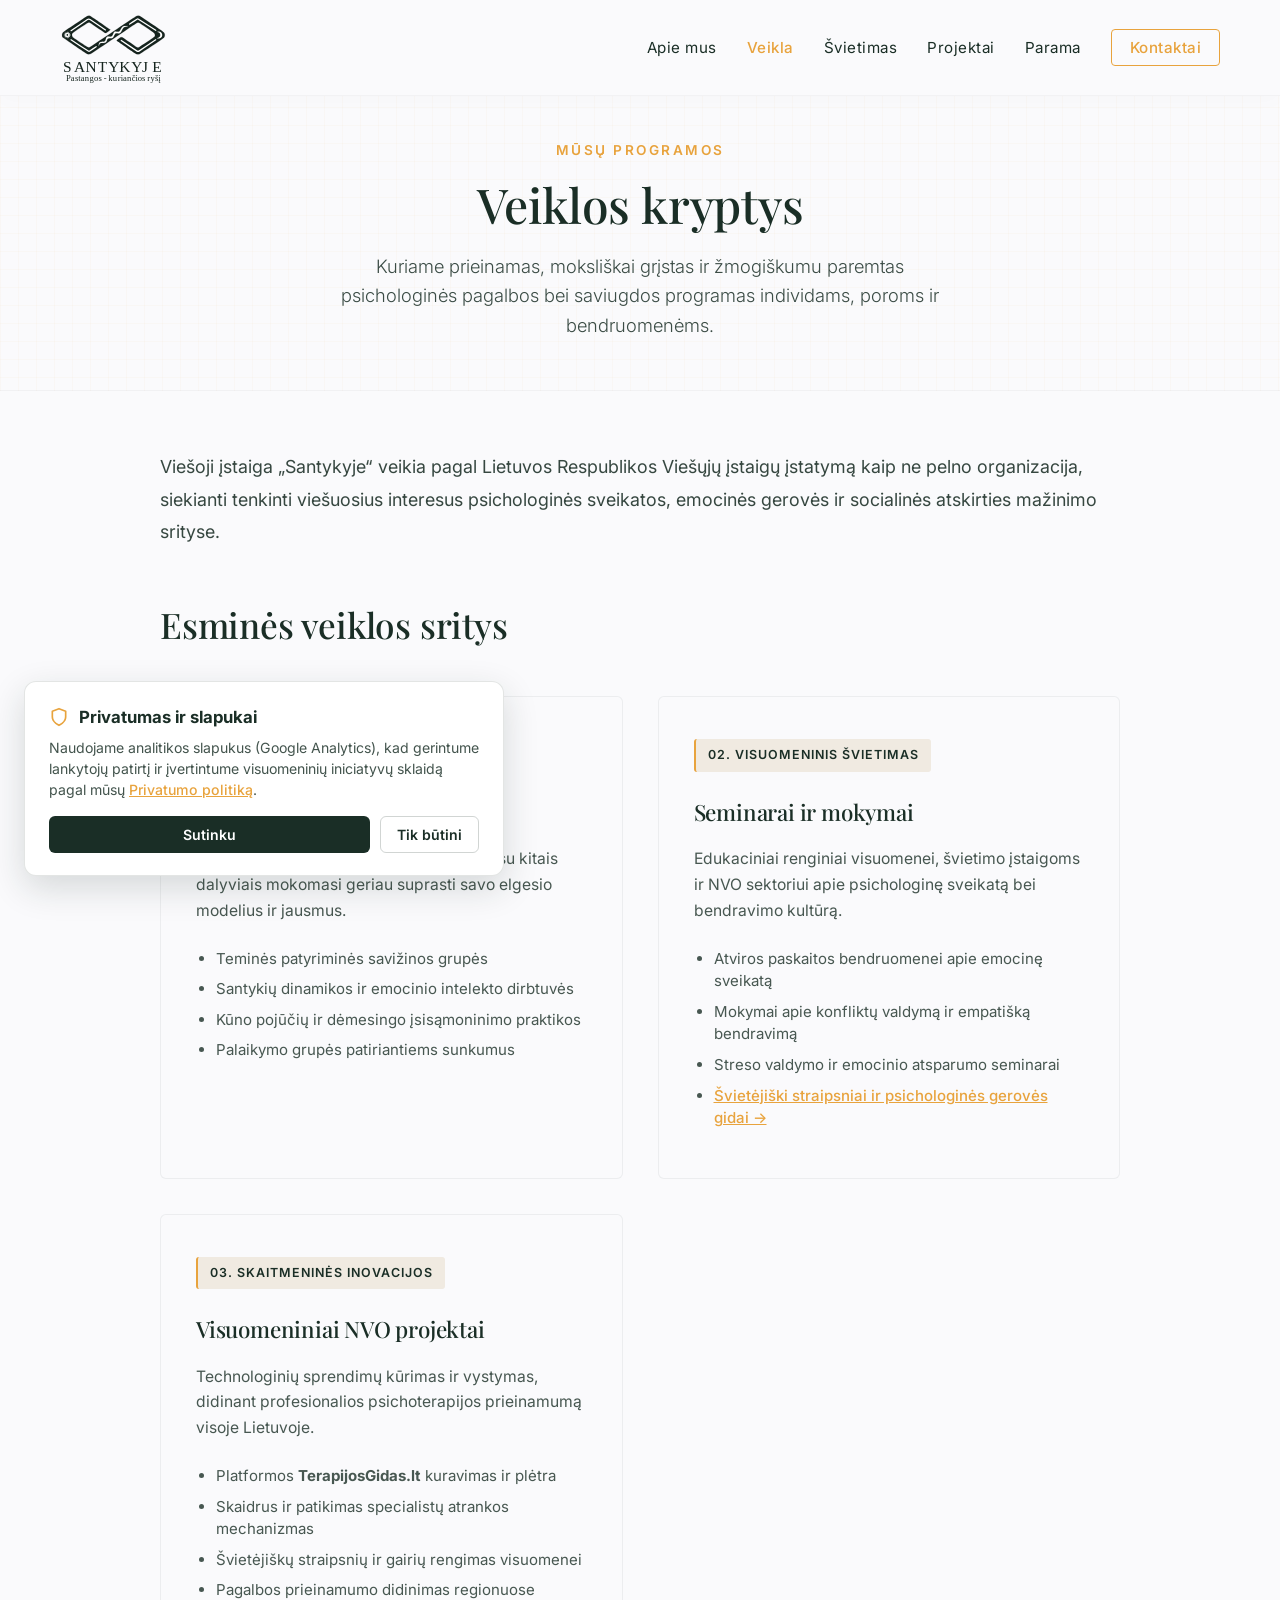
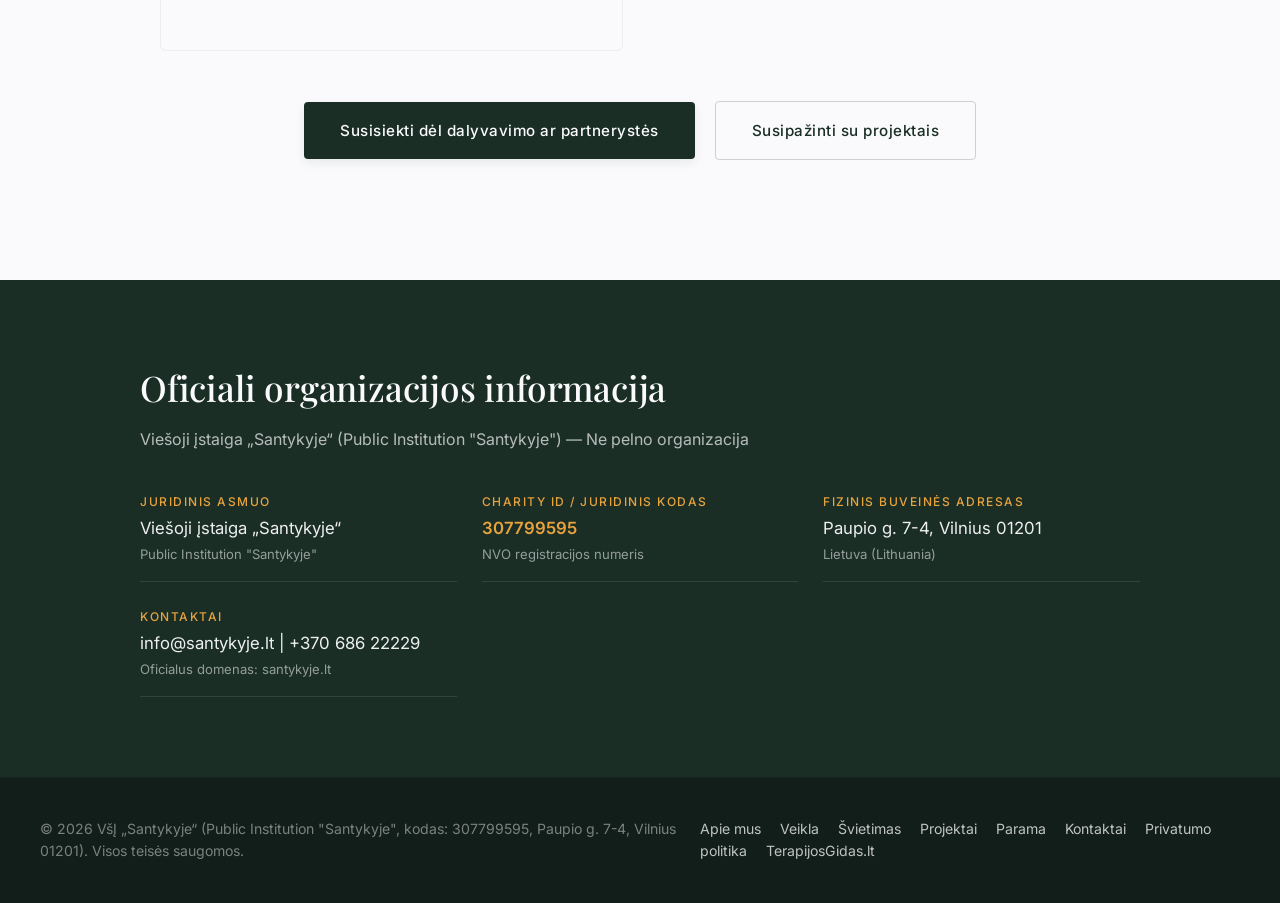
<file: veikla.html>
<!DOCTYPE html>
<html lang="lt">
<head>
    <meta charset="UTF-8">
    <!-- Google Analytics 4 (GA4) with Google Consent Mode v2 -->
    <script src="analytics.js"></script>
    <script async src="https://www.googletagmanager.com/gtag/js?id=G-ZPH6WLMYG9"></script>
    <meta name="viewport" content="width=device-width, initial-scale=1.0">
    <title>Veiklos kryptys ir programos — VšĮ „Santykyje“</title>
    <link rel="icon" type="image/svg+xml" href="logo.svg">
    <meta name="description" content="VšĮ „Santykyje“ veiklos kryptys: patyriminės grupės, edukaciniai seminarai, visuomeninis švietimas ir bendruomeniniai NVO projektai.">
    <meta name="keywords" content="VšĮ Santykyje veikla, patyriminės grupės, seminarai, visuomeninis švietimas, geštalto praktika Vilnius, Užupis">
    <meta name="robots" content="index, follow">
    <link rel="canonical" href="https://santykyje.lt/veikla.html">

    <!-- Open Graph / Facebook -->
    <meta property="og:type" content="website">
    <meta property="og:url" content="https://santykyje.lt/veikla.html">
    <meta property="og:title" content="Veiklos kryptys ir programos — VšĮ „Santykyje“">
    <meta property="og:description" content="Profesionalus psichologinis palaikymas, patyriminės grupės, seminarai ir visuomeninės iniciatyvos.">
    <meta property="og:image" content="https://santykyje.lt/Santykyje.png">

    <link rel="preconnect" href="https://fonts.googleapis.com">
    <link rel="preconnect" href="https://fonts.gstatic.com" crossorigin>
    <link href="https://fonts.googleapis.com/css2?family=Inter:wght@300;400;500;600&family=Playfair+Display:ital,wght@0,400;0,500;0,600;1,400&display=swap" rel="stylesheet">
    <link rel="stylesheet" href="style.css">

    <!-- Structured Data (JSON-LD) -->
    <script type="application/ld+json">
    {
      "@context": "https://schema.org",
      "@type": "NGO",
      "name": "VšĮ Santykyje",
      "alternateName": "Public Institution \"Santykyje\"",
      "url": "https://santykyje.lt",
      "logo": "https://santykyje.lt/logo.svg",
      "description": "Profesionalus psichologinis palaikymas, patyriminės grupės, seminarai ir visuomeniniai projektai Vilniuje.",
      "address": {
        "@type": "PostalAddress",
        "streetAddress": "Paupio g. 7-4",
        "addressLocality": "Vilnius",
        "postalCode": "01201",
        "addressCountry": "LT"
      },
      "taxID": "307799595",
      "telephone": "+37068622229",
      "email": "info@santykyje.lt"
    }
    </script>
</head>
<body>
    <header>
        <div class="nav-container">
            <div class="logo">
                <a href="index.html"><img src="logo.svg" alt="VšĮ Santykyje"></a>
            </div>
            <nav>
                <ul>
                    <li><a href="apie.html">Apie mus</a></li>
                    <li><a href="veikla.html" style="color: #E8A33D; font-weight: 500;">Veikla</a></li>
                    <li><a href="straipsniai.html">Švietimas</a></li>
                    <li><a href="projektai.html">Projektai</a></li>
                    <li><a href="parama.html">Parama</a></li>
                    <li><a href="kontaktai.html" class="cta-nav">Kontaktai</a></li>
                </ul>
            </nav>
        </div>
    </header>

    <section class="hero hero-subpage">
        <div class="hero-container" style="grid-template-columns: 1fr; text-align: center;">
            <div class="hero-text-block" style="max-width: 800px; margin: 0 auto;">
                <span class="section-tag">Mūsų programos</span>
                <h1 style="font-size: 3rem; margin-bottom: 20px;">Veiklos kryptys</h1>
                <p style="margin: 0 auto; font-size: 1.15rem;">Kuriame prieinamas, moksliškai grįstas ir žmogiškumu paremtas psichologinės pagalbos bei saviugdos programas individams, poroms ir bendruomenėms.</p>
            </div>
        </div>
    </section>

    <div class="subpage-container">
        <div class="subpage-content">
            <p>Viešoji įstaiga „Santykyje“ veikia pagal Lietuvos Respublikos Viešųjų įstaigų įstatymą kaip ne pelno organizacija, siekianti tenkinti viešuosius interesus psichologinės sveikatos, emocinės gerovės ir socialinės atskirties mažinimo srityse.</p>

            <h2>Esminės veiklos sritys</h2>
            <div class="activities-detail-grid">
                <div class="activity-detail-card">
                    <span class="activity-badge">01. Patyriminis ugdymas</span>
                    <h3>Grupiniai procesai ir dirbtuvės</h3>
                    <p>Gyvo kontakto erdvė, kurioje per santykį su kitais dalyviais mokomasi geriau suprasti savo elgesio modelius ir jausmus.</p>
                    <ul>
                        <li>Teminės patyriminės savižinos grupės</li>
                        <li>Santykių dinamikos ir emocinio intelekto dirbtuvės</li>
                        <li>Kūno pojūčių ir dėmesingo įsisąmoninimo praktikos</li>
                        <li>Palaikymo grupės patiriantiems sunkumus</li>
                    </ul>
                </div>

                <div class="activity-detail-card">
                    <span class="activity-badge">02. Visuomeninis švietimas</span>
                    <h3>Seminarai ir mokymai</h3>
                    <p>Edukaciniai renginiai visuomenei, švietimo įstaigoms ir NVO sektoriui apie psichologinę sveikatą bei bendravimo kultūrą.</p>
                    <ul>
                        <li>Atviros paskaitos bendruomenei apie emocinę sveikatą</li>
                        <li>Mokymai apie konfliktų valdymą ir empatišką bendravimą</li>
                        <li>Streso valdymo ir emocinio atsparumo seminarai</li>
                        <li><a href="straipsniai.html" style="color: #E8A33D; font-weight: 500; text-decoration: underline;">Švietėjiški straipsniai ir psichologinės gerovės gidai &rarr;</a></li>
                    </ul>
                </div>

                <div class="activity-detail-card">
                    <span class="activity-badge">03. Skaitmeninės inovacijos</span>
                    <h3>Visuomeniniai NVO projektai</h3>
                    <p>Technologinių sprendimų kūrimas ir vystymas, didinant profesionalios psichoterapijos prieinamumą visoje Lietuvoje.</p>
                    <ul>
                        <li>Platformos <strong>TerapijosGidas.lt</strong> kuravimas ir plėtra</li>
                        <li>Skaidrus ir patikimas specialistų atrankos mechanizmas</li>
                        <li>Švietėjiškų straipsnių ir gairių rengimas visuomenei</li>
                        <li>Pagalbos prieinamumo didinimas regionuose</li>
                    </ul>
                </div>
            </div>

            <div style="text-align: center; margin: 50px 0 20px 0;">
                <a href="kontaktai.html" class="btn">Susisiekti dėl dalyvavimo ar partnerystės</a>
                <a href="projektai.html" class="btn" style="background-color: transparent; color: #1A2E26; border: 1px solid rgba(26,46,38,0.2); box-shadow: none; margin-left: 15px;">Susipažinti su projektais</a>
            </div>
        </div>
    </div>

    <!-- Official Rekvizitai Bar -->
    <section class="rekvizitai-section">
        <div class="rekvizitai-container">
            <h2>Oficiali organizacijos informacija</h2>
            <p class="rekvizitai-subtitle">Viešoji įstaiga „Santykyje“ (Public Institution "Santykyje") — Ne pelno organizacija</p>
            <div class="rek-grid">
                <div class="rek-item">
                    <label>Juridinis asmuo</label>
                    <span>Viešoji įstaiga „Santykyje“</span>
                    <small>Public Institution "Santykyje"</small>
                </div>
                <div class="rek-item">
                    <label>Charity ID / Juridinis kodas</label>
                    <span style="color: #E8A33D; font-weight: 600;">307799595</span>
                    <small>NVO registracijos numeris</small>
                </div>
                <div class="rek-item">
                    <label>Fizinis buveinės adresas</label>
                    <span>Paupio g. 7-4, Vilnius 01201</span>
                    <small>Lietuva (Lithuania)</small>
                </div>
                <div class="rek-item">
                    <label>Kontaktai</label>
                    <span>info@santykyje.lt | +370 686 22229</span>
                    <small>Oficialus domenas: santykyje.lt</small>
                </div>
            </div>
        </div>
    </section>

    <footer>
        <div class="footer-container">
            <p>&copy; 2026 VšĮ „Santykyje“ (Public Institution "Santykyje", kodas: 307799595, Paupio g. 7-4, Vilnius 01201). Visos teisės saugomos.</p>
            <p>
                <a href="apie.html" style="margin-right: 15px;">Apie mus</a>
                <a href="veikla.html" style="margin-right: 15px;">Veikla</a>
                <a href="straipsniai.html" style="margin-right: 15px;">Švietimas</a>
                <a href="projektai.html" style="margin-right: 15px;">Projektai</a>
                <a href="parama.html" style="margin-right: 15px;">Parama</a>
                <a href="kontaktai.html" style="margin-right: 15px;">Kontaktai</a>
                <a href="privatumo-politika.html" style="margin-right: 15px;">Privatumo politika</a>
                <a href="https://terapijosgidas.lt" target="_blank" rel="noopener">TerapijosGidas.lt</a>
            </p>
        </div>
    </footer>
</body>
</html>
</file>
<file: style.css>
/*
 * VšĮ "Santykyje" Custom Stylesheet
 * Baltic Modern Design System - Saulutė & Amber Edition
 */

* {
    box-sizing: border-box;
    margin: 0;
    padding: 0;
}

html {
    scroll-behavior: smooth;
}

body {
    font-family: 'Inter', -apple-system, BlinkMacSystemFont, "Segoe UI", Arial, sans-serif;
    background-color: #FAFAFC;
    color: #1A2E26;
    line-height: 1.6;
    -webkit-font-smoothing: antialiased;
}

/* Typography & Headings */
h1, h2, h3 {
    font-family: 'Playfair Display', Georgia, serif;
    font-weight: 500;
    color: #1A2E26;
    letter-spacing: -0.2px;
}

a {
    color: #1A2E26;
    text-decoration: none;
    transition: color 0.3s ease, border-color 0.3s ease;
}

/* Header & Logo styling */
header {
    position: fixed;
    top: 0;
    left: 0;
    width: 100%;
    background-color: rgba(250, 250, 252, 0.96);
    backdrop-filter: blur(8px);
    z-index: 1000;
    border-bottom: 1px solid rgba(26, 46, 38, 0.04);
    box-shadow: 0 4px 20px rgba(26, 46, 38, 0.02);
    transition: all 0.3s ease;
}

.nav-container {
    max-width: 1200px;
    margin: 0 auto;
    padding: 10px 20px;
    display: flex;
    justify-content: space-between;
    align-items: center;
}

.logo {
    display: flex;
    align-items: center;
}

.logo a {
    display: flex;
    align-items: center;
}

.logo img {
    height: 75px;
    width: auto;
    display: block;
    transition: transform 0.3s ease;
}

.logo img:hover {
    transform: scale(1.02);
}

nav ul {
    display: flex;
    list-style: none;
    gap: 30px;
    align-items: center;
}

nav ul li a {
    font-size: 0.95rem;
    font-weight: 400;
    letter-spacing: 0.5px;
    padding: 8px 0;
    border-bottom: 1px solid transparent;
}

nav ul li a:hover {
    color: #E8A33D; /* Baltic Amber */
}

.partner-link {
    color: #E8A33D !important;
    font-weight: 500;
}

.partner-link:hover {
    border-bottom-color: #E8A33D !important;
}

.cta-nav {
    border: 1px solid #E8A33D;
    padding: 8px 18px !important;
    border-radius: 4px;
    color: #E8A33D !important;
    font-weight: 500 !important;
    transition: all 0.3s ease !important;
}

.cta-nav:hover {
    background-color: #E8A33D;
    color: #FAFAFC !important;
}

/* Asymmetric Hero section with custom SVG linen-weave lattice background */
.hero {
    min-height: 90vh;
    display: flex;
    align-items: center;
    padding: 140px 20px 80px 20px;
    background-color: #FAFAFC;
    /* Subtly animated/colored warp and weft linen-like texture */
    background-image: 
        linear-gradient(90deg, rgba(232, 163, 61, 0.035) 1px, transparent 1px),
        linear-gradient(0deg, rgba(232, 163, 61, 0.035) 1px, transparent 1px);
    background-size: 18px 18px;
    position: relative;
    overflow: hidden;
}

.hero-container {
    max-width: 1200px;
    width: 100%;
    margin: 0 auto;
    display: grid;
    grid-template-columns: 1.2fr 0.8fr;
    gap: 60px;
    align-items: center;
}

.hero-text-block {
    max-width: 680px;
}

.hero h1 {
    font-size: 3.6rem;
    line-height: 1.15;
    margin-bottom: 30px;
}

.hero h1 em {
    font-family: 'Playfair Display', serif;
    font-style: italic;
    color: #E8A33D; /* Baltic Amber */
}

.hero p {
    font-size: 1.25rem;
    font-weight: 300;
    color: rgba(26, 46, 38, 0.85);
    margin-bottom: 40px;
    max-width: 620px;
}

.btn {
    display: inline-block;
    background-color: #1A2E26;
    color: #FAFAFC;
    padding: 15px 36px;
    border-radius: 4px;
    font-size: 0.95rem;
    font-weight: 500;
    letter-spacing: 0.5px;
    box-shadow: 0 4px 10px rgba(26, 46, 38, 0.08);
    transition: transform 0.2s ease, background-color 0.3s ease, box-shadow 0.3s ease;
}

.btn:hover {
    background-color: #243F34;
    transform: translateY(-1px);
    box-shadow: 0 6px 15px rgba(26, 46, 38, 0.15);
}

.hero-graphic-block {
    display: flex;
    justify-content: center;
    align-items: center;
    position: relative;
    width: 100%;
    height: 380px;
}

.hero-star-graphic {
    max-width: 100%;
    max-height: 100%;
}

/* Slow rotation animation for the Baltic Saulutė blueprint */
@keyframes slow-rotate {
    from {
        transform: rotate(0deg);
    }
    to {
        transform: rotate(360deg);
    }
}

.rotating-group {
    animation: slow-rotate 120s linear infinite;
    transform-origin: 0px 0px;
}

/* Philosophy Section with warm linen background */
.philosophy {
    background-color: #F0EAE1;
    padding: 120px 20px;
    position: relative;
    border-top: 1px solid rgba(26, 46, 38, 0.03);
    border-bottom: 1px solid rgba(26, 46, 38, 0.03);
}

.section-container {
    max-width: 1200px;
    margin: 0 auto;
}

.philosophy-grid {
    display: grid;
    grid-template-columns: 1fr 1fr;
    gap: 80px;
    align-items: center;
}

.section-tag {
    font-size: 0.85rem;
    text-transform: uppercase;
    letter-spacing: 2.5px;
    color: #E8A33D;
    margin-bottom: 15px;
    display: block;
    font-weight: 600;
}

.philosophy h2 {
    font-size: 2.6rem;
    line-height: 1.25;
}

.philosophy-text p {
    font-size: 1.1rem;
    color: rgba(26, 46, 38, 0.85);
    margin-bottom: 20px;
}

/* Baltic Pattern Dividers */
.divider-container {
    max-width: 1200px;
    margin: 40px auto;
    padding: 0 20px;
    display: flex;
    justify-content: center;
}

.baltic-divider {
    display: block;
    fill: none;
    stroke: #E8A33D;
    stroke-width: 1.5px;
    opacity: 0.75;
    transition: opacity 0.3s ease;
}

.baltic-divider:hover {
    opacity: 1;
}

/* Terapijos Gidas project highlight section */
.project-feature {
    background-color: #FAFAFC;
    padding: 120px 20px;
}

.project-header {
    text-align: center;
    max-width: 800px;
    margin: 0 auto 50px auto;
}

.project-header h2 {
    font-size: 2.8rem;
    margin-top: 10px;
}

.project-subtitle {
    font-size: 1.3rem;
    color: rgba(26, 46, 38, 0.7);
    margin-top: 10px;
    font-style: italic;
    font-family: 'Playfair Display', Georgia, serif;
}

.project-intro {
    max-width: 850px;
    margin: 0 auto 50px auto;
    font-size: 1.2rem;
    line-height: 1.7;
    color: #1A2E26;
    text-align: center;
}

.project-details-grid {
    display: grid;
    grid-template-columns: 1fr 1fr;
    gap: 30px;
    max-width: 900px;
    margin: 0 auto 60px auto;
}

.project-detail-card {
    background-color: #F0EAE1;
    border: 1px solid rgba(26, 46, 38, 0.04);
    border-radius: 6px;
    padding: 40px;
}

.project-detail-card h4 {
    font-family: 'Playfair Display', Georgia, serif;
    font-size: 1.4rem;
    color: #1A2E26;
    margin-bottom: 15px;
    font-weight: 500;
}

.project-detail-card p {
    font-size: 0.98rem;
    color: rgba(26, 46, 38, 0.8);
    line-height: 1.6;
}

.project-detail-card.full-width {
    grid-column: span 2;
}

.project-how-it-works {
    max-width: 900px;
    margin: 0 auto 60px auto;
    background-color: #FAFAFC;
    border: 1px solid rgba(26, 46, 38, 0.06);
    border-radius: 6px;
    padding: 50px 40px;
}

.project-how-it-works h3 {
    font-size: 1.8rem;
    color: #1A2E26;
    margin-bottom: 30px;
    text-align: center;
}

.how-it-works-list {
    list-style: none;
    display: flex;
    flex-direction: column;
    gap: 25px;
}

.how-it-works-list li {
    display: flex;
    gap: 20px;
    align-items: flex-start;
}

.step-num {
    background-color: #E8A33D;
    color: #FAFAFC;
    font-size: 0.95rem;
    font-weight: 600;
    width: 28px;
    height: 28px;
    border-radius: 50%;
    display: flex;
    justify-content: center;
    align-items: center;
    flex-shrink: 0;
    margin-top: 3px;
}

.how-it-works-list li div {
    font-size: 1rem;
    color: rgba(26, 46, 38, 0.8);
    line-height: 1.6;
}

.how-it-works-list li div strong {
    color: #1A2E26;
}

.project-cta-block {
    text-align: center;
    margin-top: 40px;
}

.btn-amber {
    background-color: #E8A33D !important;
    color: #FAFAFC !important;
}

.btn-amber:hover {
    background-color: #cc892b !important;
}

.cta-subtext {
    margin-top: 20px;
    font-size: 0.95rem;
    color: rgba(26, 46, 38, 0.7);
}

.cta-subtext a {
    color: #E8A33D;
    text-decoration: underline;
    font-weight: 500;
}

.text-link-light {
    color: #E8A33D;
    font-weight: 500;
}

/* Services / Activities Section */
.services {
    padding: 120px 20px;
}

.services-header {
    text-align: center;
    max-width: 600px;
    margin: 0 auto 70px auto;
}

.services-header h2 {
    font-size: 2.6rem;
    margin-top: 10px;
}

.grid-three {
    display: grid;
    grid-template-columns: 1fr 1fr 1fr;
    gap: 40px;
}

.card {
    background-color: #FAFAFC;
    padding: 50px 40px;
    border-radius: 6px;
    border: 1px solid rgba(26, 46, 38, 0.05);
    box-shadow: 0 4px 20px rgba(26, 46, 38, 0.01);
    transition: transform 0.3s cubic-bezier(0.165, 0.84, 0.44, 1), box-shadow 0.3s ease, border-color 0.3s ease;
}

.card:hover {
    transform: translateY(-5px);
    border-color: rgba(232, 163, 61, 0.3);
    box-shadow: 0 15px 35px rgba(26, 46, 38, 0.06);
}

.card-icon {
    margin-bottom: 25px;
    display: block;
    color: #E8A33D; /* Baltic Amber */
}

.card h3 {
    font-size: 1.45rem;
    margin-bottom: 15px;
}

.card p {
    font-size: 0.98rem;
    color: rgba(26, 46, 38, 0.78);
    line-height: 1.65;
}

/* Contacts & Support Section */

.contact {
    background-color: #1A2E26;
    color: #FAFAFC;
    padding: 120px 20px;
    position: relative;
    overflow: hidden;
}

.contact-watermark {
    position: absolute;
    right: -80px;
    bottom: -80px;
    width: 340px;
    height: 340px;
    pointer-events: none;
    opacity: 0.025;
    z-index: 1;
}


.contact h2 {
    color: #FAFAFC;
    font-size: 2.6rem;
    margin-bottom: 50px;
}

.contact-grid {
    display: grid;
    grid-template-columns: 1fr 1fr;
    gap: 80px;
}

.info-block {
    margin-bottom: 40px;
}

.info-block h4 {
    font-family: 'Inter', sans-serif;
    text-transform: uppercase;
    font-size: 0.8rem;
    letter-spacing: 2px;
    color: #E8A33D;
    margin-bottom: 10px;
}

.info-block p, .info-block address {
    font-size: 1.15rem;
    font-style: normal;
    color: rgba(250, 250, 252, 0.85);
    line-height: 1.5;
}

.info-block p a {
    color: #FAFAFC;
    border-bottom: 1px solid rgba(250, 250, 252, 0.2);
    padding-bottom: 2px;
}

.info-block p a:hover {
    color: #E8A33D;
    border-bottom-color: #E8A33D;
}

.text-link {
    font-weight: 500;
    color: #E8A33D !important;
    border-bottom-color: rgba(232, 163, 61, 0.3) !important;
}

.text-link:hover {
    border-bottom-color: #E8A33D !important;
}

/* Support Box */
.support-box {
    background-color: rgba(250, 250, 252, 0.02);
    border: 1px solid rgba(250, 250, 252, 0.08);
    padding: 45px;
    border-radius: 6px;
}

.support-box h3 {
    color: #FAFAFC;
    font-size: 1.6rem;
    margin-bottom: 15px;
}

.support-box p {
    color: rgba(250, 250, 252, 0.8);
    font-size: 0.98rem;
    margin-bottom: 25px;
}

.support-details {
    font-size: 0.92rem;
    color: rgba(250, 250, 252, 0.65);
    border-top: 1px solid rgba(250, 250, 252, 0.08);
    padding-top: 20px;
}

.support-details p {
    margin-bottom: 6px;
}

/* Footer styling */
footer {
    background-color: #111E19;
    color: rgba(250, 250, 252, 0.45);
    padding: 40px 20px;
    font-size: 0.88rem;
    border-top: 1px solid rgba(250, 250, 252, 0.03);
}

.footer-container {
    max-width: 1200px;
    margin: 0 auto;
    display: flex;
    justify-content: space-between;
    align-items: center;
}

footer a {
    color: rgba(250, 250, 252, 0.75);
    border-bottom: 1px solid transparent;
}

footer a:hover {
    color: #E8A33D;
    border-bottom-color: #E8A33D;
}

/* Scroll Entry Animations */
.fade-up {
    opacity: 0;
    transform: translateY(20px);
    transition: opacity 1.2s cubic-bezier(0.16, 1, 0.3, 1), transform 1.2s cubic-bezier(0.16, 1, 0.3, 1);
}

.fade-up.visible {
    opacity: 1;
    transform: translateY(0);
}


/* Articles Section */
.articles-section {
    padding: 120px 20px;
    background-color: #FAFAFC;
}

.articles-header {
    text-align: center;
    max-width: 700px;
    margin: 0 auto 60px auto;
}

.articles-header h2 {
    font-size: 2.8rem;
    margin-top: 10px;
}

.articles-subtitle {
    font-size: 1.15rem;
    color: rgba(26, 46, 38, 0.7);
    margin-top: 15px;
}

.articles-grid {
    display: grid;
    grid-template-columns: 1fr 1fr 1fr;
    gap: 30px;
    max-width: 1200px;
    margin: 0 auto 50px auto;
}

.article-card {
    background-color: #F0EAE1;
    border: 1px solid rgba(26, 46, 38, 0.04);
    border-radius: 6px;
    padding: 40px 35px;
    display: flex;
    flex-direction: column;
    transition: transform 0.3s ease, box-shadow 0.3s ease, border-color 0.3s ease;
}

.article-card:hover {
    transform: translateY(-4px);
    border-color: rgba(232, 163, 61, 0.3);
    box-shadow: 0 12px 30px rgba(26, 46, 38, 0.04);
}

.article-category {
    font-size: 0.8rem;
    text-transform: uppercase;
    letter-spacing: 1.5px;
    color: #E8A33D;
    font-weight: 600;
    margin-bottom: 15px;
    display: block;
}

.article-card h3 {
    font-size: 1.35rem;
    margin-bottom: 15px;
    line-height: 1.3;
    color: #1A2E26;
}

.article-card p {
    font-size: 0.96rem;
    color: rgba(26, 46, 38, 0.78);
    line-height: 1.6;
    margin-bottom: 25px;
    flex-grow: 1;
}

.article-link {
    font-size: 0.9rem;
    color: #E8A33D;
    font-weight: 500;
    border-bottom: 1px solid transparent;
    align-self: flex-start;
    transition: border-color 0.2s;
}

.article-link:hover {
    border-bottom-color: #E8A33D;
}

.articles-cta {
    text-align: center;
    margin-top: 40px;
}

/* Responsive Media Queries */
@media (max-width: 968px) {
    .hero-container {
        grid-template-columns: 1fr;
        gap: 40px;
    }
    
    .hero-graphic-block {
        height: 280px;
    }
    
    .philosophy-grid, .grid-three, .contact-grid, .project-details-grid, .articles-grid {
        grid-template-columns: 1fr !important;
        gap: 40px;
    }

    .project-detail-card.full-width {
        grid-column: span 1 !important;
    }

    .project-how-it-works {
        padding: 40px 20px;
    }
    
    .hero {
        padding-top: 140px;
        min-height: auto;
    }

    .hero h1 {
        font-size: 2.8rem;
    }
    
    .nav-container {
        padding: 10px 20px;
    }
    
    .logo img {
        height: 60px;
    }

    nav ul {
        gap: 15px;
    }
    
    nav ul li a {
        font-size: 0.85rem;
    }
    
    .cta-nav {
        padding: 6px 12px !important;
    }
}


/* Accessibility: Support user reduced motion preferences */
@media (prefers-reduced-motion: reduce) {
    .fade-up {
        opacity: 1 !important;
        transform: none !important;
        transition: none !important;
    }
}

/* ========================================================
   Subpages, Forms, Legal Verification & Non-Profit Styles
   ======================================================== */

.hero-subpage {
    min-height: 42vh !important;
    padding: 140px 20px 50px 20px !important;
    background-color: #FAFAFC;
    border-bottom: 1px solid rgba(26, 46, 38, 0.04);
}

.subpage-container {
    max-width: 1000px;
    margin: 0 auto;
    padding: 60px 20px 100px 20px;
}

.subpage-content {
    font-size: 1.12rem;
    line-height: 1.8;
    color: rgba(26, 46, 38, 0.88);
}

.subpage-content p {
    margin-bottom: 24px;
}

.subpage-content h2 {
    font-size: 2.2rem;
    margin: 45px 0 20px 0;
    color: #1A2E26;
}

.subpage-content h3 {
    font-size: 1.5rem;
    margin: 35px 0 15px 0;
    color: #1A2E26;
}

/* Official Ownership & Legal Verification Notice */
.official-verification-card {
    background-color: #F0EAE1;
    border-left: 4px solid #E8A33D;
    border-radius: 6px;
    padding: 30px 35px;
    margin: 40px 0;
    box-shadow: 0 4px 20px rgba(26, 46, 38, 0.03);
}

.official-verification-card h3 {
    margin-top: 0 !important;
    font-size: 1.3rem;
    color: #1A2E26;
    display: flex;
    align-items: center;
    gap: 10px;
}

.official-verification-card p {
    font-size: 0.98rem;
    line-height: 1.65;
    margin-bottom: 12px;
    color: rgba(26, 46, 38, 0.85);
}

.official-verification-card .en-note {
    font-size: 0.92rem;
    color: rgba(26, 46, 38, 0.7);
    border-top: 1px dashed rgba(26, 46, 38, 0.15);
    padding-top: 14px;
    margin-top: 14px;
    font-style: italic;
}

/* Rekvizitai styling across pages */
.rekvizitai-section {
    background-color: #1A2E26;
    color: #FAFAFC;
    padding: 80px 20px;
}

.rekvizitai-container {
    max-width: 1000px;
    margin: 0 auto;
}

.rekvizitai-container h2 {
    color: #FAFAFC;
    margin-bottom: 10px;
    font-size: 2.2rem;
}

.rekvizitai-subtitle {
    color: rgba(250, 250, 252, 0.7);
    margin-bottom: 40px;
    font-size: 1rem;
}

.rek-grid {
    display: grid;
    grid-template-columns: repeat(auto-fit, minmax(280px, 1fr));
    gap: 25px;
}

.rek-item {
    border-bottom: 1px solid rgba(250, 250, 252, 0.1);
    padding-bottom: 16px;
}

.rek-item label {
    display: block;
    font-family: 'Inter', sans-serif;
    font-size: 0.75rem;
    letter-spacing: 1.5px;
    text-transform: uppercase;
    color: #E8A33D;
    margin-bottom: 6px;
    font-weight: 500;
}

.rek-item span {
    font-size: 1.05rem;
    color: rgba(250, 250, 252, 0.95);
    display: block;
    line-height: 1.4;
}

.rek-item small {
    display: block;
    font-size: 0.82rem;
    color: rgba(250, 250, 252, 0.55);
    margin-top: 3px;
}

.rek-item a {
    color: #FAFAFC;
    border-bottom: 1px solid rgba(250, 250, 252, 0.2);
}

.rek-item a:hover {
    color: #E8A33D;
    border-bottom-color: #E8A33D;
}

/* Contact Page Specific Styles */
.contact-page-grid {
    display: grid;
    grid-template-columns: 1.1fr 0.9fr;
    gap: 60px;
    align-items: start;
    margin-top: 40px;
}

.contact-card-box {
    background-color: #F0EAE1;
    border-radius: 6px;
    padding: 40px;
    border: 1px solid rgba(26, 46, 38, 0.05);
}

.contact-item-row {
    display: flex;
    gap: 20px;
    align-items: flex-start;
    margin-bottom: 30px;
}

.contact-icon-badge {
    width: 48px;
    height: 48px;
    min-width: 48px;
    background-color: #1A2E26;
    color: #E8A33D;
    border-radius: 50%;
    display: flex;
    align-items: center;
    justify-content: center;
}

.contact-item-text h4 {
    font-size: 0.82rem;
    text-transform: uppercase;
    letter-spacing: 1.5px;
    color: #E8A33D;
    margin-bottom: 4px;
    font-family: 'Inter', sans-serif;
}

.contact-item-text p, .contact-item-text address {
    font-style: normal;
    font-size: 1.1rem;
    color: #1A2E26;
    line-height: 1.4;
}

/* Clean Contact Form */
.form-box {
    background-color: #FAFAFC;
    border: 1px solid rgba(26, 46, 38, 0.08);
    border-radius: 6px;
    padding: 40px;
    box-shadow: 0 4px 20px rgba(26, 46, 38, 0.03);
}

.form-group {
    margin-bottom: 22px;
}

.form-group label {
    display: block;
    font-size: 0.88rem;
    font-weight: 500;
    color: #1A2E26;
    margin-bottom: 8px;
}

.form-group input, .form-group textarea, .form-group select {
    width: 100%;
    padding: 12px 16px;
    border: 1px solid rgba(26, 46, 38, 0.15);
    border-radius: 4px;
    font-family: 'Inter', sans-serif;
    font-size: 0.95rem;
    background-color: #FAFAFC;
    color: #1A2E26;
    transition: border-color 0.2s ease, box-shadow 0.2s ease;
}

.form-group input:focus, .form-group textarea:focus, .form-group select:focus {
    outline: none;
    border-color: #E8A33D;
    box-shadow: 0 0 0 3px rgba(232, 163, 61, 0.15);
}

.form-group textarea {
    resize: vertical;
    min-height: 120px;
}

/* Feature grid for Veiklos & Projektai */
.activities-detail-grid {
    display: grid;
    grid-template-columns: repeat(auto-fit, minmax(300px, 1fr));
    gap: 35px;
    margin: 40px 0;
}

.activity-detail-card {
    background: #FAFAFC;
    border: 1px solid rgba(26, 46, 38, 0.06);
    border-radius: 6px;
    padding: 40px 35px;
    transition: transform 0.3s ease, box-shadow 0.3s ease, border-color 0.3s ease;
}

.activity-detail-card:hover {
    transform: translateY(-4px);
    border-color: rgba(232, 163, 61, 0.3);
    box-shadow: 0 12px 30px rgba(26, 46, 38, 0.05);
}

.activity-badge {
    display: inline-block;
    background-color: #F0EAE1;
    color: #1A2E26;
    font-size: 0.78rem;
    font-weight: 600;
    text-transform: uppercase;
    letter-spacing: 1px;
    padding: 5px 12px;
    border-radius: 3px;
    margin-bottom: 20px;
    border-left: 2px solid #E8A33D;
}

.activity-detail-card h3 {
    margin-top: 0;
    font-size: 1.4rem;
    margin-bottom: 14px;
}

.activity-detail-card p {
    font-size: 0.98rem;
    color: rgba(26, 46, 38, 0.8);
    line-height: 1.65;
}

.activity-detail-card ul {
    margin-top: 15px;
    padding-left: 20px;
}

.activity-detail-card ul li {
    font-size: 0.94rem;
    color: rgba(26, 46, 38, 0.8);
    margin-bottom: 8px;
    line-height: 1.5;
}

/* Support & Donation Boxes */
.donation-grid {
    display: grid;
    grid-template-columns: 1fr 1fr;
    gap: 35px;
    margin: 40px 0;
}

.donation-card {
    background-color: #F0EAE1;
    border-radius: 6px;
    padding: 40px;
    border: 1px solid rgba(26, 46, 38, 0.05);
}

.donation-card h3 {
    margin-top: 0;
    font-size: 1.45rem;
    margin-bottom: 15px;
    color: #1A2E26;
}

.step-list {
    margin: 20px 0;
    padding-left: 0;
    list-style: none;
    counter-reset: step-counter;
}

.step-list li {
    counter-increment: step-counter;
    position: relative;
    padding-left: 45px;
    margin-bottom: 18px;
    font-size: 0.98rem;
    line-height: 1.6;
    color: rgba(26, 46, 38, 0.85);
}

.step-list li::before {
    content: counter(step-counter);
    position: absolute;
    left: 0;
    top: 0;
    width: 28px;
    height: 28px;
    background-color: #1A2E26;
    color: #E8A33D;
    border-radius: 50%;
    display: flex;
    align-items: center;
    justify-content: center;
    font-size: 0.85rem;
    font-weight: 600;
}

.copy-box {
    background: #FAFAFC;
    border: 1px dashed rgba(26, 46, 38, 0.2);
    border-radius: 4px;
    padding: 16px 20px;
    margin-top: 15px;
    display: flex;
    justify-content: space-between;
    align-items: center;
}

.copy-box span {
    font-family: monospace;
    font-size: 1.15rem;
    font-weight: 600;
    color: #1A2E26;
}

@media (max-width: 968px) {
    .contact-page-grid, .donation-grid {
        grid-template-columns: 1fr !important;
        gap: 35px;
    }
}

/* ==========================================================================
   Cookie Consent Banner (Google Consent Mode v2 & BDAR)
   ========================================================================== */
#santykyje-cookie-banner {
    position: fixed;
    bottom: 24px;
    left: 24px;
    right: 24px;
    max-width: 480px;
    z-index: 999999;
    animation: cookieFadeIn 0.35s ease forwards;
    pointer-events: auto;
}

@keyframes cookieFadeIn {
    from {
        opacity: 0;
        transform: translateY(20px);
    }
    to {
        opacity: 1;
        transform: translateY(0);
    }
}

#santykyje-cookie-banner.cookie-banner-hidden {
    opacity: 0;
    transform: translateY(20px);
    transition: opacity 0.3s ease, transform 0.3s ease;
    pointer-events: none;
}

.cookie-card {
    background: #FFFFFF;
    color: #1A2E26;
    border: 1px solid rgba(26, 46, 38, 0.12);
    border-radius: 12px;
    box-shadow: 0 12px 35px rgba(26, 46, 38, 0.16);
    padding: 22px 24px;
    display: flex;
    flex-direction: column;
    gap: 16px;
    font-family: 'Inter', -apple-system, BlinkMacSystemFont, "Segoe UI", sans-serif;
}

.cookie-header {
    display: flex;
    align-items: center;
    gap: 10px;
    font-size: 1.05rem;
    font-weight: 600;
    color: #1A2E26;
    margin-bottom: 6px;
}

.cookie-content p {
    font-size: 0.88rem;
    line-height: 1.5;
    color: rgba(26, 46, 38, 0.82);
    margin: 0;
}

.cookie-content a {
    color: #E8A33D;
    text-decoration: underline;
    font-weight: 500;
}

.cookie-content a:hover {
    color: #1A2E26;
}

.cookie-actions {
    display: flex;
    gap: 10px;
    align-items: center;
}

.cookie-btn {
    font-family: 'Inter', sans-serif;
    font-size: 0.88rem;
    font-weight: 600;
    padding: 10px 18px;
    border-radius: 6px;
    cursor: pointer;
    transition: all 0.2s ease;
    border: none;
    outline: none;
}

.cookie-btn-accept {
    background-color: #1A2E26;
    color: #FFFFFF;
    flex: 1;
}

.cookie-btn-accept:hover {
    background-color: #E8A33D;
    color: #FFFFFF;
}

.cookie-btn-decline {
    background-color: transparent;
    color: #1A2E26;
    border: 1px solid rgba(26, 46, 38, 0.2);
    padding: 9px 16px;
}

.cookie-btn-decline:hover {
    background-color: rgba(26, 46, 38, 0.05);
    border-color: rgba(26, 46, 38, 0.35);
}

@media (max-width: 600px) {
    #santykyje-cookie-banner {
        bottom: 15px;
        left: 15px;
        right: 15px;
        max-width: none;
    }
    
    .cookie-actions {
        flex-direction: column;
    }
    
    .cookie-btn {
        width: 100%;
        text-align: center;
    }
}

/* ==========================================================================
   Straipsniai & Visuomeninis švietimas (Article Hub & Single Article Styles)
   ========================================================================== */

.breadcrumbs {
    display: flex;
    align-items: center;
    gap: 8px;
    font-size: 0.88rem;
    color: rgba(26, 46, 38, 0.65);
    margin-bottom: 24px;
    flex-wrap: wrap;
}

.breadcrumbs a {
    color: #1A2E26;
    text-decoration: underline;
    text-underline-offset: 3px;
}

.breadcrumbs a:hover {
    color: #E8A33D;
}

.breadcrumbs span.sep {
    opacity: 0.4;
}

.breadcrumbs span.current {
    color: rgba(26, 46, 38, 0.85);
    font-weight: 500;
}

/* Articles Hub Grid */
.articles-grid {
    display: grid;
    grid-template-columns: repeat(auto-fit, minmax(320px, 1fr));
    gap: 32px;
    margin: 40px 0 60px 0;
}

.article-card {
    background: #FFFFFF;
    border: 1px solid rgba(26, 46, 38, 0.08);
    border-radius: 12px;
    padding: 32px 28px;
    display: flex;
    flex-direction: column;
    justify-content: space-between;
    transition: transform 0.3s ease, box-shadow 0.3s ease, border-color 0.3s ease;
    box-shadow: 0 4px 18px rgba(26, 46, 38, 0.03);
}

.article-card:hover {
    transform: translateY(-4px);
    box-shadow: 0 12px 30px rgba(26, 46, 38, 0.08);
    border-color: rgba(232, 163, 61, 0.35);
}

.article-card-top {
    display: flex;
    align-items: center;
    justify-content: space-between;
    margin-bottom: 16px;
    gap: 12px;
}

.article-tag {
    display: inline-block;
    padding: 4px 12px;
    border-radius: 20px;
    font-size: 0.78rem;
    font-weight: 600;
    text-transform: uppercase;
    letter-spacing: 0.5px;
    background: rgba(232, 163, 61, 0.12);
    color: #9C6517;
}

.article-read-time {
    font-size: 0.82rem;
    color: rgba(26, 46, 38, 0.6);
}

.article-card h3 {
    font-size: 1.4rem;
    line-height: 1.35;
    margin-bottom: 14px;
}

.article-card h3 a {
    color: #1A2E26;
    transition: color 0.2s ease;
}

.article-card:hover h3 a {
    color: #E8A33D;
}

.article-card p {
    font-size: 0.95rem;
    color: rgba(26, 46, 38, 0.78);
    line-height: 1.6;
    margin-bottom: 24px;
}

.article-card-link {
    display: inline-flex;
    align-items: center;
    gap: 6px;
    font-size: 0.92rem;
    font-weight: 600;
    color: #E8A33D;
    transition: gap 0.2s ease;
}

.article-card:hover .article-card-link {
    gap: 10px;
}

/* ==========================================================================
   Straipsniai & Visuomeninis švietimas (Article Hub & Single Article Styles)
   ========================================================================== */

.breadcrumbs {
    display: flex;
    align-items: center;
    gap: 8px;
    font-size: 0.88rem;
    color: rgba(26, 46, 38, 0.65);
    margin-bottom: 24px;
    flex-wrap: wrap;
}

.breadcrumbs a {
    color: #1A2E26;
    font-weight: 500;
    text-decoration: underline;
    text-decoration-color: rgba(26, 46, 38, 0.3);
    text-underline-offset: 3px;
    transition: color 0.2s ease, text-decoration-color 0.2s ease;
}

.breadcrumbs a:hover {
    color: #E8A33D;
    text-decoration-color: #E8A33D;
}

.breadcrumbs span.sep {
    opacity: 0.4;
}

.breadcrumbs span.current {
    color: rgba(26, 46, 38, 0.9);
    font-weight: 600;
}

/* Articles Hub Grid */
.articles-grid {
    display: grid;
    grid-template-columns: repeat(auto-fit, minmax(320px, 1fr));
    gap: 32px;
    margin: 40px 0 60px 0;
}

.article-card {
    background: #FFFFFF;
    border: 1px solid rgba(26, 46, 38, 0.08);
    border-radius: 8px;
    padding: 36px 30px;
    display: flex;
    flex-direction: column;
    justify-content: space-between;
    transition: transform 0.3s ease, box-shadow 0.3s ease, border-color 0.3s ease;
    box-shadow: 0 4px 18px rgba(26, 46, 38, 0.03);
}

.article-card:hover {
    transform: translateY(-4px);
    box-shadow: 0 14px 34px rgba(26, 46, 38, 0.08);
    border-color: rgba(232, 163, 61, 0.45);
}

.article-card-top {
    display: flex;
    align-items: center;
    justify-content: space-between;
    margin-bottom: 16px;
    gap: 12px;
}

.article-tag {
    display: inline-block;
    padding: 5px 14px;
    border-radius: 4px;
    font-size: 0.78rem;
    font-weight: 600;
    text-transform: uppercase;
    letter-spacing: 1px;
    background: #F0EAE1;
    color: #A3651C;
    border: 1px solid rgba(232, 163, 61, 0.25);
}

.article-read-time {
    font-size: 0.85rem;
    color: rgba(26, 46, 38, 0.65);
    font-weight: 500;
}

.article-card h3 {
    font-size: 1.45rem;
    line-height: 1.35;
    margin-bottom: 14px;
}

.article-card h3 a {
    color: #1A2E26;
    transition: color 0.2s ease;
}

.article-card:hover h3 a {
    color: #E8A33D;
}

.article-card p {
    font-size: 0.98rem;
    color: rgba(26, 46, 38, 0.78);
    line-height: 1.65;
    margin-bottom: 24px;
}

.article-card-link {
    display: inline-flex;
    align-items: center;
    gap: 6px;
    font-size: 0.95rem;
    font-weight: 600;
    color: #A3651C;
    text-decoration: underline;
    text-underline-offset: 3px;
    transition: gap 0.2s ease, color 0.2s ease;
}

.article-card:hover .article-card-link {
    gap: 10px;
    color: #E8A33D;
}

/* Single Article Layout */
.article-page-header {
    background-color: #F0EAE1;
    padding: 130px 20px 60px 20px;
    border-bottom: 1px solid rgba(26, 46, 38, 0.06);
}

.article-header-container {
    max-width: 860px;
    margin: 0 auto;
}

.article-header-container h1 {
    font-size: 2.75rem;
    line-height: 1.25;
    margin: 18px 0;
    color: #1A2E26;
}

.article-header-container h1 em {
    font-style: italic;
    color: #D48C70;
}

.article-meta-bar {
    display: flex;
    flex-wrap: wrap;
    align-items: center;
    gap: 20px;
    font-size: 0.9rem;
    color: rgba(26, 46, 38, 0.7);
    margin-top: 18px;
    padding-top: 16px;
    border-top: 1px solid rgba(26, 46, 38, 0.08);
}

.article-meta-bar span {
    display: inline-flex;
    align-items: center;
    gap: 6px;
    font-weight: 500;
}

.article-body-wrapper {
    max-width: 860px;
    margin: 0 auto;
    padding: 50px 20px 90px 20px;
}

.article-lead {
    font-size: 1.22rem;
    line-height: 1.75;
    color: #1A2E26;
    font-weight: 400;
    margin-bottom: 34px;
    padding-bottom: 24px;
    border-bottom: 1px solid rgba(26, 46, 38, 0.08);
}

.article-content {
    font-size: 1.08rem;
    line-height: 1.8;
    color: #1A2E26;
}

.article-content p {
    margin-bottom: 24px;
}

/* HIGH-CONTRAST IN-TEXT LINKS */
.article-content a {
    color: #A3651C !important;
    font-weight: 600;
    text-decoration: underline !important;
    text-decoration-color: #E8A33D !important;
    text-decoration-thickness: 1.5px !important;
    text-underline-offset: 3px;
    transition: all 0.2s ease;
    padding: 1px 3px;
    border-radius: 2px;
}

.article-content a:hover {
    color: #1A2E26 !important;
    background-color: rgba(232, 163, 61, 0.15);
    text-decoration-color: #1A2E26 !important;
}

.article-content h2 {
    font-size: 1.95rem;
    line-height: 1.3;
    margin: 48px 0 20px 0;
    color: #1A2E26;
    padding-bottom: 10px;
    border-bottom: 2px solid rgba(26, 46, 38, 0.08);
}

.article-content h3 {
    font-size: 1.4rem;
    line-height: 1.4;
    margin: 32px 0 14px 0;
    color: #1A2E26;
}

/* Styled Step / Stage Cards */
.stage-card-list {
    display: flex;
    flex-direction: column;
    gap: 20px;
    margin: 28px 0 38px 0;
}

.stage-card {
    background: #FFFFFF;
    border: 1px solid rgba(26, 46, 38, 0.08);
    border-left: 4px solid #E8A33D;
    border-radius: 6px;
    padding: 24px 26px;
    box-shadow: 0 4px 15px rgba(26, 46, 38, 0.02);
}

.stage-badge {
    display: inline-block;
    font-size: 0.78rem;
    font-weight: 600;
    text-transform: uppercase;
    letter-spacing: 1px;
    color: #A3651C;
    margin-bottom: 8px;
}

.stage-card h4 {
    font-family: 'Playfair Display', Georgia, serif;
    font-size: 1.28rem;
    margin-bottom: 8px;
    color: #1A2E26;
}

.stage-card p {
    font-size: 1rem;
    line-height: 1.65;
    color: rgba(26, 46, 38, 0.85);
    margin: 0;
}

/* Highlight Box / Comparison Box */
.article-highlight-box {
    background-color: #F0EAE1;
    border-left: 4px solid #1A2E26;
    padding: 28px 30px;
    margin: 36px 0;
    border-radius: 4px;
}

.article-highlight-box h3,
.article-highlight-box h4 {
    margin-top: 0;
    margin-bottom: 12px;
    color: #1A2E26;
}

.article-highlight-box p:last-child {
    margin-bottom: 0;
}

.comparison-grid {
    display: grid;
    grid-template-columns: 1fr 1fr;
    gap: 20px;
    margin: 32px 0;
}

.comparison-col {
    background: #FFFFFF;
    border: 1px solid rgba(26, 46, 38, 0.08);
    border-radius: 6px;
    padding: 24px 22px;
}

.comparison-col.normal {
    border-top: 3px solid #1A2E26;
}

.comparison-col.burnout {
    border-top: 3px solid #E8A33D;
    background: #FFFAF3;
}

.comparison-col h4 {
    font-size: 1.15rem;
    margin-bottom: 12px;
}

.comparison-col ul {
    margin: 0 0 0 18px;
    padding: 0;
}

.comparison-col li {
    font-size: 0.95rem;
    line-height: 1.6;
    margin-bottom: 8px;
}

/* Call to Action Box in Article */
.article-cta-box {
    background: #1A2E26;
    color: #FAFAFC;
    border-radius: 8px;
    padding: 38px 36px;
    margin: 50px 0;
    box-shadow: 0 12px 30px rgba(26, 46, 38, 0.12);
}

.article-cta-box .section-tag {
    color: #E8A33D;
    margin-bottom: 10px;
}

.article-cta-box h3 {
    font-size: 1.65rem;
    color: #FAFAFC;
    margin-top: 0;
    margin-bottom: 14px;
    line-height: 1.3;
}

.article-cta-box p {
    font-size: 1.05rem;
    line-height: 1.65;
    margin-bottom: 24px;
    color: rgba(250, 250, 252, 0.88);
}

.article-cta-btn {
    display: inline-flex;
    align-items: center;
    gap: 10px;
    background-color: #E8A33D;
    color: #1A2E26 !important;
    font-weight: 700 !important;
    font-size: 1rem;
    padding: 14px 28px;
    border-radius: 4px;
    text-decoration: none !important;
    transition: all 0.25s ease;
    box-shadow: 0 4px 14px rgba(232, 163, 61, 0.35);
}

.article-cta-btn:hover {
    background-color: #FAFAFC;
    color: #1A2E26 !important;
    transform: translateY(-2px);
    box-shadow: 0 8px 22px rgba(0, 0, 0, 0.2);
}

/* Related Articles Section */
.related-articles, .more-guides-section {
    margin-top: 70px;
    padding-top: 50px;
    border-top: 2px solid rgba(26, 46, 38, 0.1);
}

.related-articles h3, .more-guides-section h3 {
    font-family: 'Playfair Display', Georgia, serif;
    font-size: 1.7rem;
    color: #1A2E26;
    margin-bottom: 28px;
}

.related-grid, .guides-cards-grid {
    display: grid;
    grid-template-columns: repeat(auto-fit, minmax(320px, 1fr));
    gap: 26px;
}

.related-card, .guide-item-card {
    background: #FFFFFF;
    border: 1px solid rgba(26, 46, 38, 0.12);
    border-top: 4px solid #E8A33D;
    border-radius: 8px;
    padding: 30px 26px;
    display: flex;
    flex-direction: column;
    justify-content: space-between;
    box-shadow: 0 4px 18px rgba(26, 46, 38, 0.04);
    transition: all 0.25s ease;
}

.related-card:hover, .guide-item-card:hover {
    border-color: #E8A33D;
    border-top: 4px solid #A3651C;
    transform: translateY(-4px);
    box-shadow: 0 12px 30px rgba(26, 46, 38, 0.09);
}

.related-tag, .guide-badge, .article-tag {
    display: inline-block;
    align-self: flex-start;
    font-size: 0.78rem;
    font-weight: 700;
    text-transform: uppercase;
    letter-spacing: 1.2px;
    color: #A3651C;
    background-color: #F0EAE1;
    padding: 4px 10px;
    border-radius: 4px;
    margin-bottom: 14px;
}

.related-card h4, .guide-item-card h4 {
    font-family: 'Playfair Display', Georgia, serif;
    font-size: 1.3rem;
    line-height: 1.38;
    margin: 0 0 12px 0;
}

.related-card h4 a, .guide-item-card h4 a {
    color: #1A2E26 !important;
    text-decoration: underline !important;
    text-decoration-color: #E8A33D !important;
    text-decoration-thickness: 2px !important;
    text-underline-offset: 4px !important;
    transition: color 0.2s ease, text-decoration-color 0.2s ease;
}

.related-card:hover h4 a, .guide-item-card:hover h4 a {
    color: #A3651C !important;
    text-decoration-color: #A3651C !important;
}

.related-card p, .guide-item-card p {
    font-size: 0.98rem;
    color: rgba(26, 46, 38, 0.82);
    margin: 0 0 22px 0;
    line-height: 1.65;
    flex-grow: 1;
}

.related-action-btn, .guide-read-btn, .guide-read-link {
    display: inline-flex;
    align-items: center;
    gap: 8px;
    font-size: 0.95rem;
    font-weight: 700 !important;
    color: #1A2E26 !important;
    background-color: #F0EAE1;
    padding: 10px 20px;
    border-radius: 4px;
    border: 1px solid rgba(232, 163, 61, 0.45);
    text-decoration: none !important;
    transition: all 0.22s ease;
    align-self: flex-start;
}

.related-card:hover .related-action-btn,
.guide-item-card:hover .guide-read-btn,
.related-action-btn:hover,
.guide-read-btn:hover {
    background-color: #E8A33D;
    color: #1A2E26 !important;
    border-color: #E8A33D;
    transform: translateX(4px);
/* Educational Hub (straipsniai.html) Articles Grid */
.articles-grid {
    display: grid;
    grid-template-columns: repeat(auto-fit, minmax(320px, 1fr));
    gap: 32px;
    margin: 40px 0 60px 0;
}

.article-card {
    background-color: #FFFFFF;
    border: 1px solid rgba(26, 46, 38, 0.12);
    border-top: 4px solid #E8A33D;
    border-radius: 8px;
    padding: 34px 28px;
    display: flex;
    flex-direction: column;
    justify-content: space-between;
    box-shadow: 0 4px 18px rgba(26, 46, 38, 0.04);
    transition: all 0.25s ease;
}

.article-card:hover {
    border-color: #E8A33D;
    border-top: 4px solid #A3651C;
    transform: translateY(-4px);
    box-shadow: 0 14px 34px rgba(26, 46, 38, 0.1);
}

.article-card-top {
    display: flex;
    justify-content: space-between;
    align-items: center;
    margin-bottom: 16px;
    flex-wrap: wrap;
    gap: 10px;
}

.article-read-time {
    font-size: 0.85rem;
    color: rgba(26, 46, 38, 0.6);
}

.article-card h3 {
    font-family: 'Playfair Display', Georgia, serif;
    font-size: 1.45rem;
    line-height: 1.35;
    margin: 0 0 16px 0;
}

.article-card h3 a {
    color: #1A2E26 !important;
    text-decoration: underline !important;
    text-decoration-color: #E8A33D !important;
    text-decoration-thickness: 2px !important;
    text-underline-offset: 4px !important;
    transition: color 0.2s ease, text-decoration-color 0.2s ease;
}

.article-card:hover h3 a {
    color: #A3651C !important;
    text-decoration-color: #A3651C !important;
}

.article-card p {
    font-size: 1rem;
    line-height: 1.65;
    color: rgba(26, 46, 38, 0.82);
    margin: 0 0 25px 0;
    flex-grow: 1;
}

.article-card-link {
    display: inline-flex;
    align-items: center;
    gap: 8px;
    font-size: 0.95rem;
    font-weight: 700 !important;
    color: #1A2E26 !important;
    background-color: #F0EAE1;
    padding: 10px 20px;
    border-radius: 4px;
    border: 1px solid rgba(232, 163, 61, 0.45);
    text-decoration: none !important;
    transition: all 0.22s ease;
    align-self: flex-start;
}

.article-card:hover .article-card-link,
.article-card-link:hover {
    background-color: #E8A33D;
    color: #1A2E26 !important;
    border-color: #E8A33D;
    transform: translateX(4px);
    box-shadow: 0 4px 12px rgba(232, 163, 61, 0.3);
}

@media (max-width: 768px) {
    .article-header-container h1 {
        font-size: 2.1rem;
    }
    .article-page-header {
        padding: 110px 20px 40px 20px;
    }
    .article-body-wrapper {
        padding: 30px 15px 60px 15px;
    }
    .comparison-grid {
        grid-template-columns: 1fr;
    }
    .article-cta-box {
        padding: 26px 20px;
    }
    .article-cta-btn {
        width: 100%;
        justify-content: center;
        text-align: center;
    }
}
</file>
